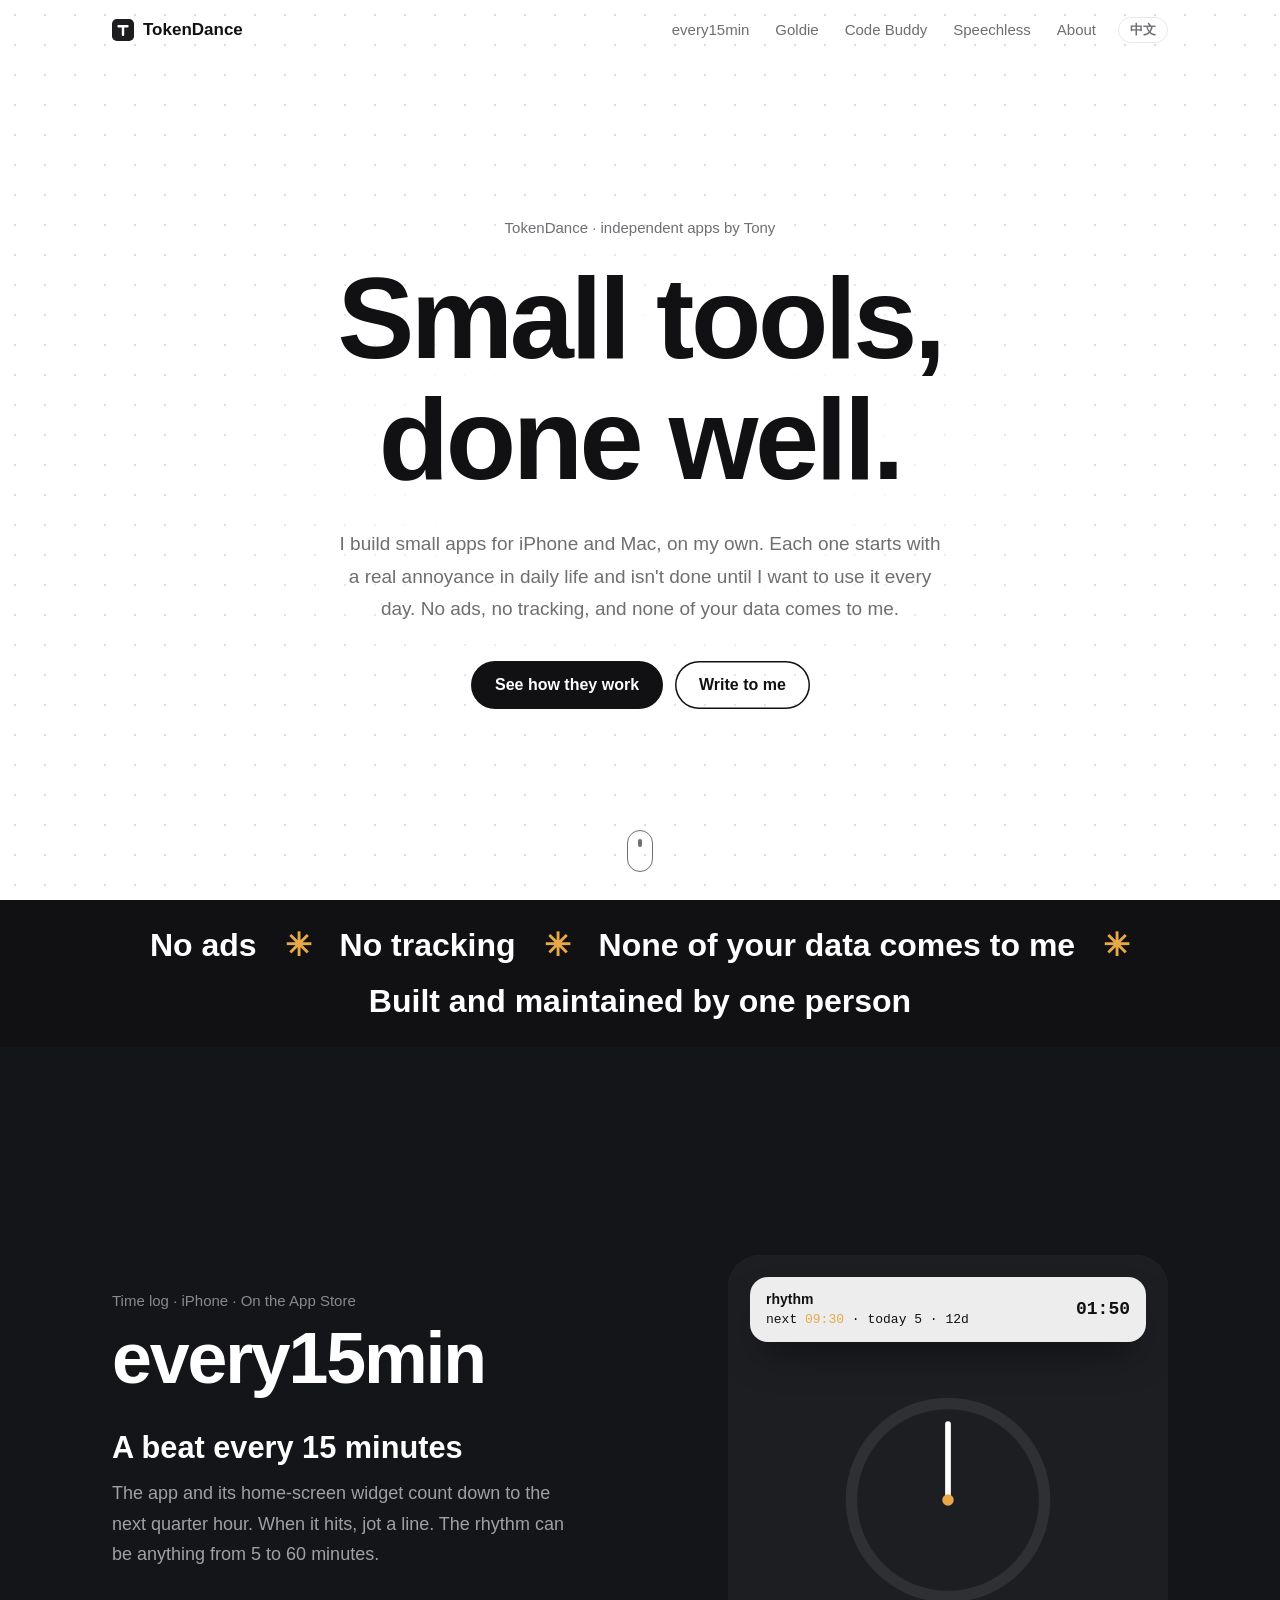
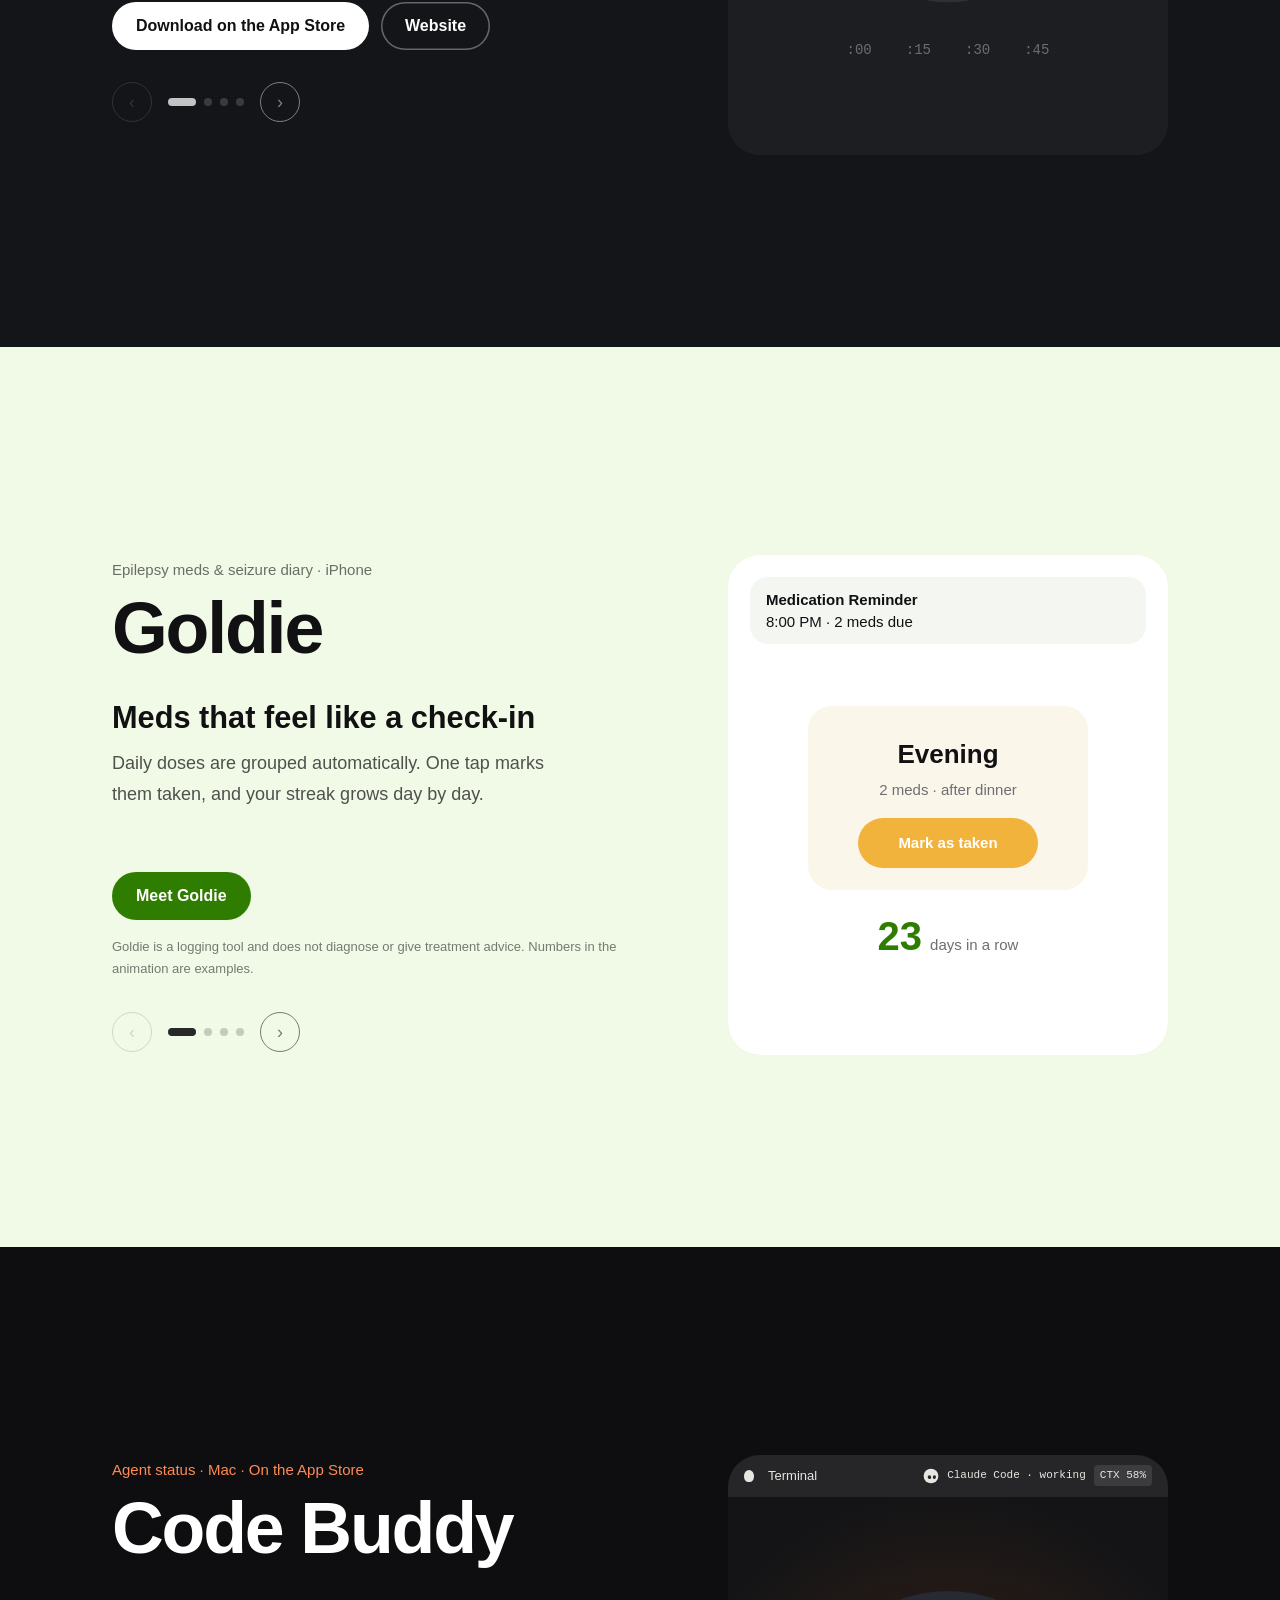
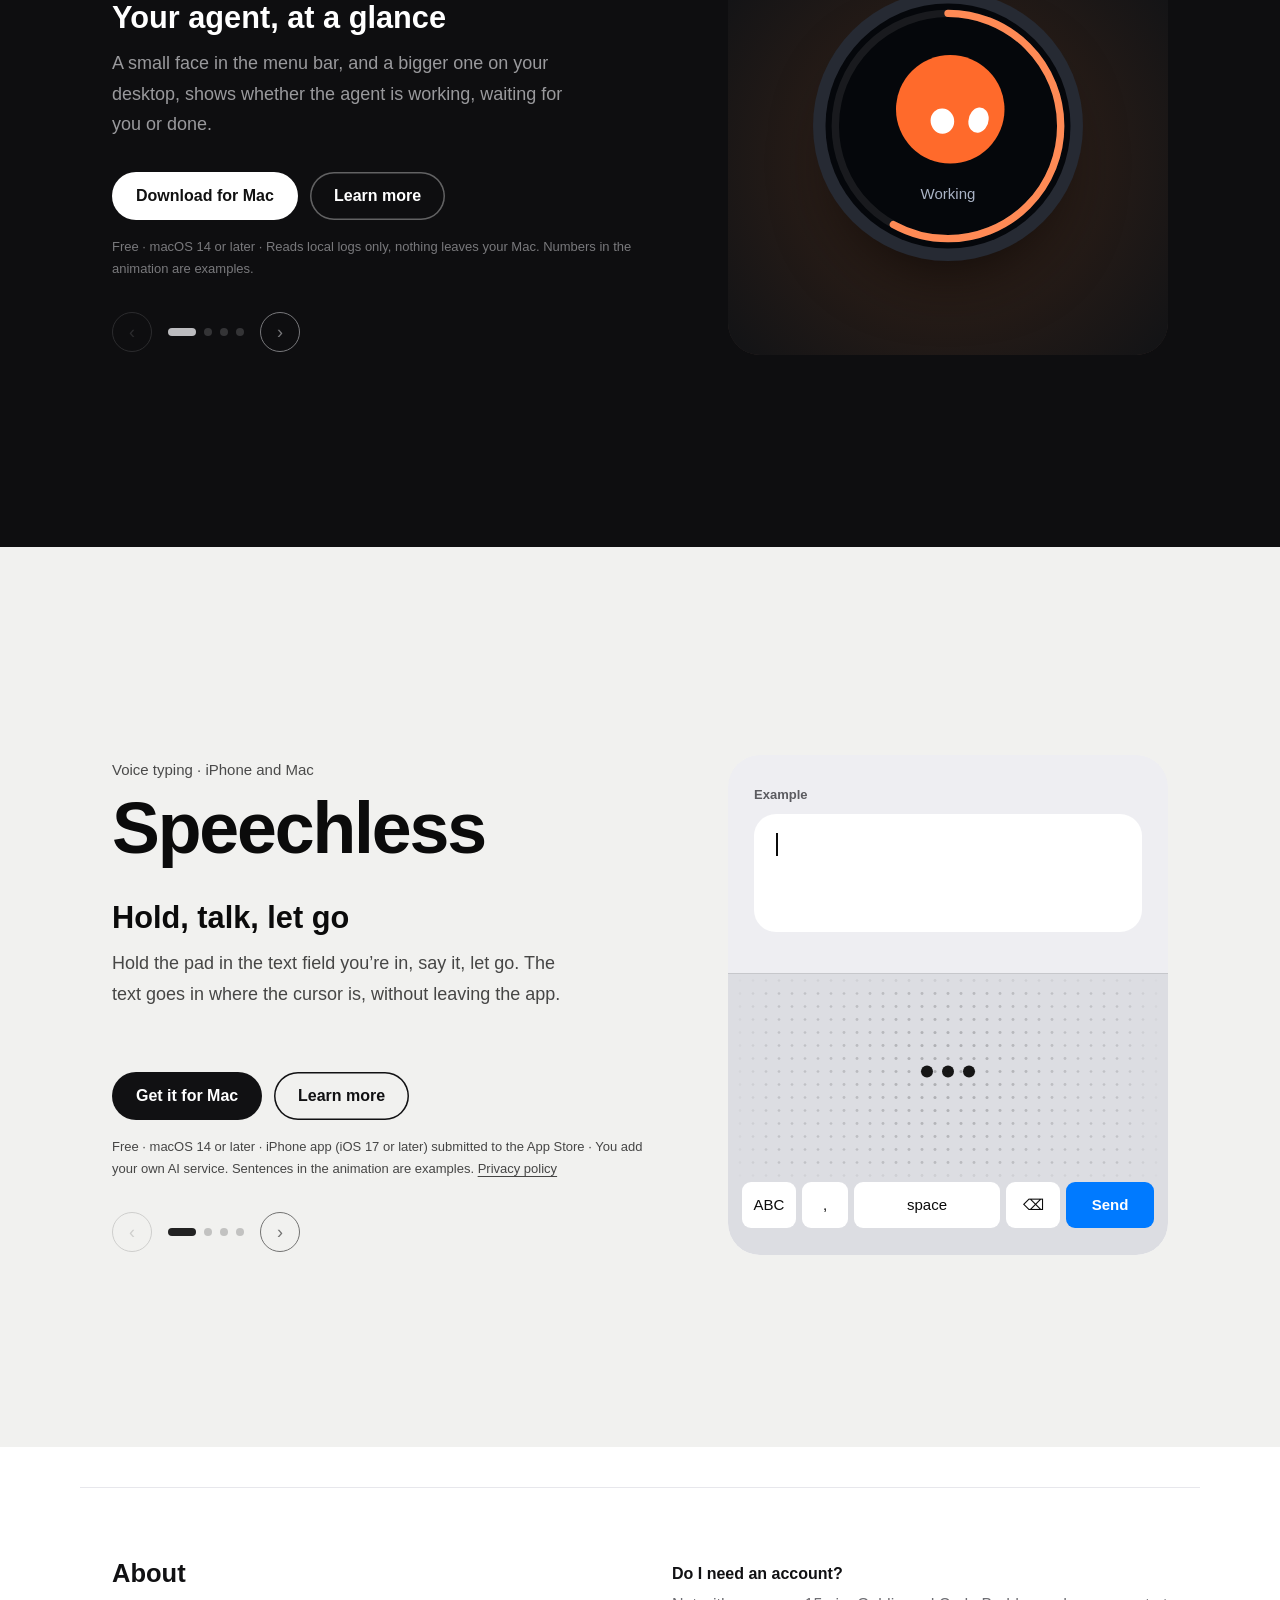
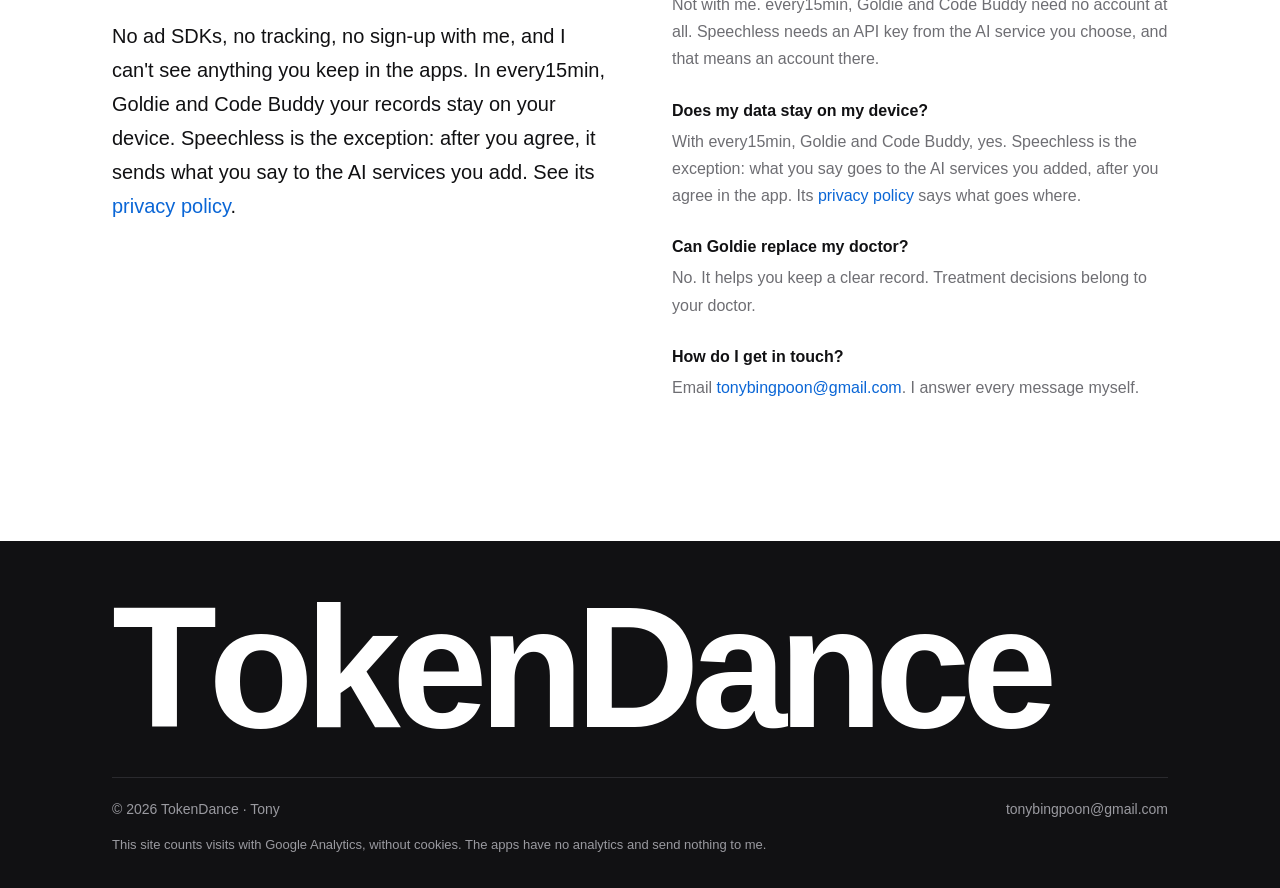
<file: index.html>
<!doctype html>
<html lang="en">
  <head>
    <meta charset="UTF-8" />
    <meta name="viewport" content="width=device-width, initial-scale=1" />
    <title>TokenDance · Small, privacy-first apps for iPhone and Mac</title>
    <meta
      name="description"
      content="TokenDance is Tony's independent app studio: every15min, a terminal-style time log for iPhone; Goldie, an epilepsy medication reminder and seizure diary; Code Buddy, a Mac menu bar buddy for Claude Code, Codex, Grok and Cursor; and Speechless, voice typing for iPhone and Mac. No ads, no tracking."
    />
    <meta name="author" content="Tony" />
    <meta
      name="robots"
      content="index, follow, max-image-preview:large, max-snippet:-1"
    />
    <meta name="theme-color" content="#ffffff" />
    <link rel="canonical" href="https://tokendance.life/" />
    <link rel="alternate" hreflang="en" href="https://tokendance.life/" />
    <link rel="alternate" hreflang="zh-CN" href="https://tokendance.life/zh/" />
    <link rel="alternate" hreflang="x-default" href="https://tokendance.life/" />
    <link rel="icon" type="image/svg+xml" href="/favicon.svg?v=20261022b" />
    <link rel="apple-touch-icon" href="/apple-touch-icon.png?v=20261022b" />
    <script>document.documentElement.classList.add("js")</script>
    <link rel="stylesheet" href="/styles.css?v=20261125b" />

    <meta property="og:type" content="website" />
    <meta property="og:site_name" content="TokenDance" />
    <meta property="og:locale" content="en_US" />
    <meta property="og:locale:alternate" content="zh_CN" />
    <meta property="og:title" content="TokenDance · Small, privacy-first apps for iPhone and Mac" />
    <meta
      property="og:description"
      content="every15min, Goldie, Code Buddy and Speechless. No ads, no tracking."
    />
    <meta property="og:url" content="https://tokendance.life/" />
    <meta property="og:image" content="https://tokendance.life/assets/og-tokendance.png" />
    <meta property="og:image:width" content="1200" />
    <meta property="og:image:height" content="630" />
    <meta property="og:image:alt" content="TokenDance: every15min and Goldie app icons" />
    <meta name="twitter:card" content="summary_large_image" />
    <meta name="twitter:title" content="TokenDance · Small, privacy-first apps for iPhone and Mac" />
    <meta
      name="twitter:description"
      content="every15min, Goldie, Code Buddy and Speechless. No ads, no tracking."
    />
    <meta name="twitter:image" content="https://tokendance.life/assets/og-tokendance.png" />

    <script type="application/ld+json">
      {
        "@context": "https://schema.org",
        "@graph": [
          {
            "@type": "Organization",
            "@id": "https://tokendance.life/#organization",
            "name": "TokenDance",
            "url": "https://tokendance.life/",
            "logo": "https://tokendance.life/apple-touch-icon.png",
            "email": "tonybingpoon@gmail.com",
            "founder": {
              "@type": "Person",
              "name": "Tony"
            }
          },
          {
            "@type": "WebSite",
            "@id": "https://tokendance.life/#website",
            "url": "https://tokendance.life/",
            "name": "TokenDance",
            "description": "Small, privacy-first apps for iPhone and Mac",
            "inLanguage": "en",
            "publisher": {
              "@id": "https://tokendance.life/#organization"
            }
          },
          {
            "@type": "ItemList",
            "@id": "https://tokendance.life/#apps",
            "name": "TokenDance apps",
            "itemListElement": [
              {
                "@type": "ListItem",
                "position": 1,
                "item": {
                  "@type": "SoftwareApplication",
                  "name": "every15min",
                  "url": "https://every15min.tokendance.life/",
                  "sameAs": "https://apps.apple.com/app/id6801988119",
                  "image": "https://tokendance.life/assets/apps/every15min-icon.webp",
                  "applicationCategory": "LifestyleApplication",
                  "operatingSystem": "iOS",
                  "description": "A terminal-style time log: jot one line on a 15-minute rhythm, then look back with tags, a calendar and search.",
                  "publisher": {
                    "@id": "https://tokendance.life/#organization"
                  }
                }
              },
              {
                "@type": "ListItem",
                "position": 2,
                "item": {
                  "@type": "SoftwareApplication",
                  "name": "Goldie",
                  "alternateName": "Goldie – Epilepsy Care Diary",
                  "url": "https://goldie.tokendance.life/",
                  "image": "https://tokendance.life/assets/apps/goldie-icon.webp",
                  "applicationCategory": "HealthApplication",
                  "operatingSystem": "iOS",
                  "description": "Epilepsy medication reminders and seizure log: dose check-ins, streaks, days since last seizure, appointment records, breathing exercises and an emergency page. No account, no ads, no tracking.",
                  "publisher": {
                    "@id": "https://tokendance.life/#organization"
                  }
                }
              },
              {
                "@type": "ListItem",
                "position": 3,
                "item": {
                  "@type": "SoftwareApplication",
                  "name": "Code Buddy",
                  "url": "https://tokendance.life/code-buddy/",
                  "image": "https://tokendance.life/assets/apps/code-buddy-icon.svg",
                  "applicationCategory": "DeveloperApplication",
                  "operatingSystem": "macOS 14 or later",
                  "description": "A Mac menu bar buddy for AI coding agents (Claude Code, Codex, Grok and Cursor): its face shows whether the agent is working, waiting for you or done, with token usage and estimated spend. Runs locally with no network access.",
                  "publisher": {
                    "@id": "https://tokendance.life/#organization"
                  },
                  "sameAs": "https://apps.apple.com/app/code-buddy-agent-status/id6825784479",
                  "downloadUrl": "https://apps.apple.com/app/code-buddy-agent-status/id6825784479",
                  "offers": {
                    "@type": "Offer",
                    "price": "0",
                    "priceCurrency": "USD"
                  },
                  "softwareVersion": "1.0.0"
                }
              },
              {
                "@type": "ListItem",
                "position": 4,
                "item": {
                  "@type": "SoftwareApplication",
                  "name": "Speechless",
                  "alternateName": "Speechless: Voice Keyboard",
                  "url": "https://tokendance.life/speechless/",
                  "image": "https://tokendance.life/assets/apps/speechless-icon.webp",
                  "applicationCategory": "UtilitiesApplication",
                  "operatingSystem": "iOS 17 or later, macOS 14 or later",
                  "downloadUrl": "https://tokendance.life/speechless/#mac",
                  "description": "Voice typing for iPhone and Mac: hold, talk, let go, and the text goes in where the cursor is. The Mac app is a direct download; the iPhone keyboard has been submitted to the App Store. It works with the AI service you bring, with your own API key.",
                  "publisher": {
                    "@id": "https://tokendance.life/#organization"
                  }
                }
              }
            ]
          },
          {
            "@type": "FAQPage",
            "@id": "https://tokendance.life/#faq",
            "mainEntity": [
              {
                "@type": "Question",
                "name": "Do I need an account?",
                "acceptedAnswer": {
                  "@type": "Answer",
                  "text": "Not with me. every15min, Goldie and Code Buddy need no account at all. Speechless needs an API key from the AI service you choose, and that means an account there."
                }
              },
              {
                "@type": "Question",
                "name": "Does my data stay on my device?",
                "acceptedAnswer": {
                  "@type": "Answer",
                  "text": "With every15min, Goldie and Code Buddy, yes. Speechless is the exception: what you say goes to the AI services you added, after you agree in the app. Its privacy policy says what goes where: https://tokendance.life/speechless/privacy.html"
                }
              },
              {
                "@type": "Question",
                "name": "Can Goldie replace my doctor?",
                "acceptedAnswer": {
                  "@type": "Answer",
                  "text": "No. Goldie is a reminder and logging tool that helps you describe what happened at your next appointment. It does not diagnose or give treatment advice."
                }
              },
              {
                "@type": "Question",
                "name": "How do I get in touch?",
                "acceptedAnswer": {
                  "@type": "Answer",
                  "text": "Email tonybingpoon@gmail.com. I read and answer every message myself."
                }
              }
            ]
          }
        ]
      }
    </script>
  </head>
  <body>
    <a class="skip-link" href="#main">Skip to content</a>
    <header class="site-header" id="site-header">
      <div class="wrap header-inner">
        <a class="brand" href="/">
          <img src="/favicon.svg?v=20261022b" width="22" height="22" alt="" />TokenDance
        </a>
        <nav aria-label="Main">
          <a href="#every15min">every15min</a>
          <a href="#goldie">Goldie</a>
          <a href="#code-buddy">Code Buddy</a>
          <a href="#speechless">Speechless</a>
          <a href="#about">About</a>
        </nav>
        <a class="lang" href="/zh/" hreflang="zh-CN" lang="zh-CN">中文</a>
      </div>
    </header>

    <main id="main">
      <section class="hero" id="island" aria-labelledby="hero-title">
        <canvas class="dots" id="dots" aria-hidden="true"></canvas>
        <div class="hero-inner wrap">
          <p class="hero-eyebrow" data-reveal>TokenDance · independent apps by Tony</p>
          <h1 id="hero-title" data-split>Small tools, done well.</h1>
          <p class="hero-lead" data-reveal style="--d: 0.5s">
            I build small apps for iPhone and Mac, on my own. Each one starts with a real annoyance in daily life and isn't done until I want to use it every day. No ads, no tracking, and none of your data comes to me.
          </p>
          <div class="hero-cta" data-reveal style="--d: 0.65s">
            <a class="btn btn-dark magnetic" href="#every15min">See how they work</a>
            <a class="btn btn-line magnetic" href="mailto:tonybingpoon@gmail.com">Write to me</a>
          </div>
        </div>
        <a class="scroll-hint" href="#residents" aria-label="Scroll down"><span></span></a>
      </section>

      <div class="marquee" aria-hidden="true">
        <div class="marquee-track">
          <span>No ads</span><i>✳</i><span>No tracking</span><i>✳</i><span>None of your data comes to me</span><i>✳</i><span>Built and maintained by one person</span>
        </div>
      </div>

      <div id="residents">
        <!-- every15min: four scenes, changed by swiping sideways -->
        <section class="story e15" id="every15min" data-story="e15" aria-labelledby="t-every15min">
          <div class="story-track" style="--n: 4">
            <div class="story-sticky">
              <div class="wrap story-grid">
                <div class="story-copy">
                  <p class="story-kicker">Time log · iPhone · On the App Store</p>
                  <h2 id="t-every15min">every15min</h2>
                  <ol class="story-steps">
                    <li class="is-on"><h3>A beat every 15 minutes</h3><p>The app and its home-screen widget count down to the next quarter hour. When it hits, jot a line. The rhythm can be anything from 5 to 60 minutes.</p></li>
                    <li><h3>Type one line and it's logged</h3><p>Like typing into a terminal: one sentence, an optional tag, and the timestamp is added for you.</p></li>
                    <li><h3>See where the day went</h3><p>A 24-hour bar marks the hours you logged, and tag counts show where your time actually goes.</p></li>
                    <li><h3>Find anything with find</h3><p>Type <code>find #work</code> and every matching entry is pulled up.</p></li>
                  </ol>
                  <div class="story-cta">
                    <a class="btn btn-light magnetic" href="https://apps.apple.com/app/id6801988119" rel="noopener" target="_blank">Download on the App Store</a>
                    <a class="btn btn-ghost-dark magnetic" href="https://every15min.tokendance.life/">Website</a>
                  </div>
                  <div class="story-dots" aria-hidden="true"><i class="is-on"></i><i></i><i></i><i></i></div>
                </div>

                <div class="stage" aria-hidden="true">
                  <div class="stage-box e15-box" data-scene="0">
                    <div class="s s0">
                      <div class="notif"><b>rhythm</b><span>next <em class="t-amb">09:30</em> · today 5 · 12d</span><small id="e15-left">01:50</small></div>
                      <div class="clock">
                        <svg viewBox="0 0 200 200">
                          <circle cx="100" cy="100" r="84" class="clock-track" />
                          <path class="q q1" d="M100 16 A84 84 0 0 1 184 100" />
                          <path class="q q2" d="M184 100 A84 84 0 0 1 100 184" />
                          <path class="q q3" d="M100 184 A84 84 0 0 1 16 100" />
                          <path class="q q4" d="M16 100 A84 84 0 0 1 100 16" />
                          <line class="hand" x1="100" y1="100" x2="100" y2="34" />
                          <circle cx="100" cy="100" r="5" class="hub" />
                        </svg>
                      </div>
                      <div class="quarters"><span>:00</span><span>:15</span><span>:30</span><span>:45</span></div>
                    </div>

                    <div class="s s1">
                      <div class="mini-head"><span class="t-acc">every15min</span> · today <span class="t-amb" id="e15-count">0</span></div>
                      <ol class="mini-log" id="e15-log"></ol>
                      <div class="mini-input"><span class="t-acc">$</span> <span id="e15-typing"></span><i class="caret"></i></div>
                    </div>

                    <div class="s s2">
                      <p class="mini-label">24h</p>
                      <div class="day-bar">
                        <i></i><i></i><i></i><i></i><i></i><i></i><i></i><i class="f"></i><i class="f"></i><i class="f"></i><i class="f"></i><i class="f"></i><i class="f"></i><i></i><i class="f"></i><i class="f"></i><i></i><i class="f"></i><i></i><i></i><i class="f"></i><i class="f"></i><i></i><i></i>
                      </div>
                      <div class="day-axis"><span>0</span><span>6</span><span>12</span><span>18</span><span>24</span></div>
                      <p class="mini-label">tags --count</p>
                      <ul class="tag-bars">
                        <li><span>#work</span><b style="--w: 92%"></b><em>×9</em></li>
                        <li><span>#coffee</span><b style="--w: 38%"></b><em>×3</em></li>
                        <li><span>#read</span><b style="--w: 26%"></b><em>×2</em></li>
                        <li><span>#wake</span><b style="--w: 12%"></b><em>×1</em></li>
                      </ul>
                    </div>

                    <div class="s s3">
                      <div class="mini-input find"><span class="t-acc">:</span> <span class="find-text">find #work</span></div>
                      <ol class="find-list">
                        <li><span class="tm">07:42</span>inbox to 3. quiet morning. <u>#wake</u></li>
                        <li class="hit"><span class="tm">09:30</span>standup, pushed fix. <u>#work</u></li>
                        <li><span class="tm">12:42</span>lunch, then a short walk. <u>#lunch</u></li>
                        <li class="hit"><span class="tm">14:08</span>refactor plan on a napkin. <u>#work</u></li>
                        <li><span class="tm">15:06</span>lovely light on the way home.</li>
                        <li class="hit"><span class="tm">16:30</span>review PR, ship it. <u>#work</u></li>
                      </ol>
                      <p class="find-result">3 matches</p>
                    </div>
                  </div>
                </div>
              </div>
            </div>
          </div>
        </section>

        <!-- Goldie: four scenes, changed by swiping sideways -->
        <section class="story goldie" id="goldie" data-story="goldie" aria-labelledby="t-goldie">
          <div class="story-track" style="--n: 4">
            <div class="story-sticky">
              <div class="wrap story-grid">
                <div class="story-copy">
                  <p class="story-kicker">Epilepsy meds &amp; seizure diary · iPhone</p>
                  <h2 id="t-goldie">Goldie</h2>
                  <ol class="story-steps">
                    <li class="is-on"><h3>Meds that feel like a check-in</h3><p>Daily doses are grouped automatically. One tap marks them taken, and your streak grows day by day.</p></li>
                    <li><h3>Log a seizure in a few taps</h3><p>Step through when it happened, how severe, how long, possible triggers and consciousness, so you can explain it clearly at your next appointment.</p></li>
                    <li><h3>Count the safe days, not the seizures</h3><p>The home screen shows how many days it's been since your last seizure, so every calm day is visible.</p></li>
                    <li><h3>Help the people around you help you</h3><p>The emergency page copies your seizure guidance in one tap and calls emergency services or your contacts in one more.</p></li>
                  </ol>
                  <div class="story-cta">
                    <a class="btn btn-goldie magnetic" href="https://goldie.tokendance.life/">Meet Goldie</a>
                  </div>
                  <p class="story-fine">Goldie is a logging tool and does not diagnose or give treatment advice. Numbers in the animation are examples.</p>
                  <div class="story-dots" aria-hidden="true"><i class="is-on"></i><i></i><i></i><i></i></div>
                </div>

                <div class="stage" aria-hidden="true">
                  <div class="stage-box g-box" data-scene="0">
                    <div class="s s0">
                      <div class="g-notif"><b>Medication Reminder</b><span>8:00 PM · 2 meds due</span></div>
                      <div class="dose">
                        <p class="dose-time">Evening</p>
                        <p class="dose-name">2 meds · after dinner</p>
                        <span class="dose-btn">Mark as taken</span>
                        <svg class="check" viewBox="0 0 52 52"><circle cx="26" cy="26" r="24" /><path d="M15 27l7 7 15-16" /></svg>
                      </div>
                      <div class="streak"><b><em class="old">23</em><em class="new">24</em></b><span>days in a row</span></div>
                      <div class="burst"><i></i><i></i><i></i><i></i><i></i><i></i><i></i><i></i></div>
                    </div>

                    <div class="s s1">
                      <p class="rec-label">Log a seizure</p>
                      <div class="wiz-bar"><i></i><i></i><i></i><i></i><i></i></div>
                      <p class="wiz-step" id="g-step">When did it happen?</p>
                      <div class="chips" id="g-chips"></div>
                      <p class="saved">Saved</p>
                    </div>

                    <div class="s s2">
                      <div class="ring">
                        <svg viewBox="0 0 200 200"><circle cx="100" cy="100" r="86" class="ring-bg" /><circle cx="100" cy="100" r="86" class="ring-fg" /></svg>
                        <div class="ring-num"><b id="g-days">0</b><span>days since last seizure</span></div>
                      </div>
                      <div class="cal">
                        <i></i><i></i><i></i><i></i><i></i><i></i><i></i><i></i><i></i><i></i><i></i><i></i><i></i><i></i><i></i><i></i><i></i><i></i><i></i><i></i><i></i><i></i><i></i><i></i><i></i><i></i><i></i><i></i>
                      </div>
                    </div>

                    <div class="s s3">
                      <div class="sos-card">
                        <p class="sos-title">Emergency</p>
                        <p><span>Emergency Info</span>I have epilepsy. During a seizure, roll me onto my side, don't put anything in my mouth, and note the time.</p>
                        <p class="copied">Seizure guidance copied to clipboard.</p>
                      </div>
                      <div class="call"><span class="call-btn">Call emergency services</span><i></i><i></i></div>
                    </div>
                  </div>
                </div>
              </div>
            </div>
          </div>
        </section>

        <!-- Code Buddy: four scenes, changed by swiping sideways -->
        <section class="story cbx" id="code-buddy" data-story="cbx" aria-labelledby="t-code-buddy">
          <div class="story-track" id="coming" style="--n: 4">
            <div class="story-sticky">
              <div class="wrap story-grid">
                <div class="story-copy">
                  <p class="story-kicker">Agent status · Mac · On the App Store</p>
                  <h2 id="t-code-buddy">Code Buddy</h2>
                  <ol class="story-steps">
                    <li class="is-on"><h3>Your agent, at a glance</h3><p>A small face in the menu bar, and a bigger one on your desktop, shows whether the agent is working, waiting for you or done.</p></li>
                    <li><h3>It looks up when you're needed</h3><p>When Claude Code stops to ask for approval, the face looks right at you. No more checking the terminal every minute.</p></li>
                    <li><h3>Four agents, one face</h3><p>Claude Code, Codex, Grok and Cursor can all run at once. The face shows whichever needs you most, and the menu bar counts how many are busy.</p></li>
                    <li><h3>Tokens and spend, by tool</h3><p>Today, 7 days or 30 days of tokens and estimated spend for each tool, plus what’s left of your Codex limits. Cursor shows status only.</p></li>
                  </ol>
                  <div class="story-cta">
                    <a class="btn btn-light magnetic" href="https://apps.apple.com/app/code-buddy-agent-status/id6825784479" rel="noopener" target="_blank">Download for Mac</a>
                    <a class="btn btn-ghost-dark magnetic" href="/code-buddy/">Learn more</a>
                  </div>
                  <p class="story-fine">Free · macOS 14 or later · Reads local logs only, nothing leaves your Mac. Numbers in the animation are examples.</p>
                  <div class="story-dots" aria-hidden="true"><i class="is-on"></i><i></i><i></i><i></i></div>
                </div>

                <div class="stage" aria-hidden="true">
                  <div class="stage-box cbx-box" data-scene="0">
                    <div class="s s0">
                      <div class="demo cb" id="cbx-menu">
                        <div class="cb-menubar"><span class="cb-apple"></span><span>Terminal</span><span class="cb-right"><svg class="cb-icon" viewBox="0 0 200 200"></svg><span id="cb-status">Claude Code · working</span><span class="cb-ctx" id="cb-ctx">CTX 34%</span></span></div>
                        <div class="cb-device">
                          <svg class="cb-ring" viewBox="0 0 200 200"><circle cx="100" cy="100" r="92" class="cb-ring-bg" /><circle cx="100" cy="100" r="92" class="cb-ring-fg" id="cb-ring" /></svg>
                          <svg class="cb-face" viewBox="0 0 200 200"></svg>
                          <p class="cb-label" id="cb-label">Working</p>
                          <span class="cb-z">z</span>
                          <span class="cb-tap"></span>
                        </div>
                      </div>
                    </div>

                    <div class="s s1">
                      <div class="cbx-term">
                        <p class="cbx-bar"><i></i><i></i><i></i><span>Terminal — buddy</span></p>
                        <ol id="cbx-term"></ol>
                      </div>
                      <div class="cbx-who"><svg class="cbx-face" viewBox="0 0 200 200"></svg><p id="cbx-cap"></p></div>
                    </div>

                    <div class="s s2">
                      <div class="cbx-pick"><span class="cbx-busy" id="cbx-busy"></span><svg class="cbx-face" viewBox="0 0 200 200"></svg><p id="cbx-why"></p></div>
                      <ul class="cbx-agents">
                        <li data-name="Claude Code" data-project="buddy"><i></i><b>Claude Code</b><span></span></li>
                        <li data-name="Codex" data-project="api"><i></i><b>Codex</b><span></span></li>
                        <li data-name="Grok" data-project="site"><i></i><b>Grok</b><span></span></li>
                        <li data-name="Cursor" data-project="app"><i></i><b>Cursor</b><span></span></li>
                      </ul>
                    </div>

                    <div class="s s3">
                      <p class="cbx-label">Today · estimated spend</p>
                      <p class="cbx-spend" id="cbx-spend">$0.00</p>
                      <p class="cbx-split">Claude Code $17.32 · Codex $1.30 · Grok $0.00</p>
                      <div class="cbx-bars"><i style="--h: 40%"></i><i style="--h: 8%"></i><i style="--h: 22%"></i><i style="--h: 38%"></i><i style="--h: 66%"></i><i style="--h: 44%"></i><i style="--h: 72%"></i></div>
                      <div class="cbx-meter"><p><span>Codex · 5-hour limit</span><b>58% left</b></p><div><i style="--w: 58%"></i></div></div>
                      <div class="cbx-meter"><p><span>Codex · weekly limit</span><b>82% left</b></p><div><i style="--w: 82%"></i></div></div>
                    </div>
                  </div>
                </div>
              </div>
            </div>
          </div>
        </section>

        <!-- Speechless: four scenes, changed by swiping sideways -->
        <section class="story spx" id="speechless" data-story="spx" aria-labelledby="t-speechless">
          <div class="story-track" style="--n: 4">
            <div class="story-sticky">
              <div class="wrap story-grid">
                <div class="story-copy">
                  <p class="story-kicker">Voice typing · iPhone and Mac</p>
                  <h2 id="t-speechless">Speechless</h2>
                  <ol class="story-steps">
                    <li class="is-on"><h3>Hold, talk, let go</h3><p>Hold the pad in the text field you’re in, say it, let go. The text goes in where the cursor is, without leaving the app.</p></li>
                    <li><h3>Talk the way you talk</h3><p>Chinese and English in one sentence is fine. Filler words and false starts come out, punctuation goes in. It doesn’t always get it right.</p></li>
                    <li><h3>Slide up to send or cancel</h3><p>While holding, slide up: left cancels, right sends when you let go, where the field has a Send key. ABC switches to ordinary typing.</p></li>
                    <li><h3>It works with the AI service you bring</h3><p>Add a service with your own API key. What you say goes only to services you added and agreed to. What you type isn’t sent.</p></li>
                  </ol>
                  <div class="story-cta">
                    <a class="btn btn-dark magnetic" href="/speechless/#mac">Get it for Mac</a>
                    <a class="btn btn-line magnetic" href="/speechless/">Learn more</a>
                  </div>
                  <p class="story-fine">Free · macOS 14 or later · iPhone app (iOS 17 or later) submitted to the App Store · You add your own AI service. Sentences in the animation are examples. <a href="/speechless/privacy.html">Privacy policy</a></p>
                  <div class="story-dots" aria-hidden="true"><i class="is-on"></i><i></i><i></i><i></i></div>
                </div>

                <div class="stage" aria-hidden="true">
                  <div class="stage-box spx-box" data-scene="0">
                    <div class="s s0">
                      <div class="spx-field"><small>Example</small><p><span id="spx-text"></span><i></i></p></div>
                      <div class="spx-kb"><canvas id="spx-pad"></canvas><div class="spx-keys"><span>ABC</span><span>,</span><span>space</span><span>⌫</span><span class="go">Send</span></div></div>
                    </div>

                    <div class="s s1">
                      <p class="spx-label">You say</p>
                      <p class="spx-said"><s>um so</s> I think we should <s>ship it on Monday, no,</s> ship it on Tuesday</p>
                      <p class="spx-ell"><i></i><i></i><i></i></p>
                      <p class="spx-label">It types</p>
                      <p class="spx-typed">I think we should ship it on Tuesday.</p>
                    </div>

                    <div class="s s2">
                      <div class="spx-chat"><small>Example</small><p id="spx-bubble">Running ten minutes late. Start without me.</p></div>
                      <div class="spx-kb"><div class="spx-zones"><span class="l">✕ Cancel</span><span class="r">↑ Let go to send</span></div><canvas id="spx-pad2"></canvas><i class="spx-thumb"></i><div class="spx-keys"><span>ABC</span><span>,</span><span>space</span><span>⌫</span><span class="go">Send</span></div></div>
                    </div>

                    <div class="s s3">
                      <div class="spx-node"><b>Your iPhone</b><span>your own API keys</span></div>
                      <i class="spx-wire"></i>
                      <div class="spx-pairs"><div class="spx-node"><b>Recognition</b><span>the recording</span></div><div class="spx-node"><b>Cleanup</b><span>the transcript</span></div></div>
                      <p class="spx-none">No server of mine in between.</p>
                    </div>
                  </div>
                </div>
              </div>
            </div>
          </div>
        </section>
      </div>


      <section class="about" id="about" aria-labelledby="about-title">
        <div class="wrap about-cols">
          <div>
            <h2 id="about-title" data-split>About</h2>
            <p class="about-lead" data-reveal>
              No ad SDKs, no tracking, no sign&#8209;up with me, and I can't see anything you keep in the apps. In every15min, Goldie and Code Buddy your records stay on your device. Speechless is the exception: after you agree, it sends what you say to the AI services you add. See its <a href="/speechless/privacy.html">privacy policy</a>.
            </p>
          </div>
          <dl id="faq" data-reveal style="--d: 0.1s">
            <dt>Do I need an account?</dt>
            <dd>Not with me. every15min, Goldie and Code Buddy need no account at all. Speechless needs an API key from the AI service you choose, and that means an account there.</dd>
            <dt>Does my data stay on my device?</dt>
            <dd>With every15min, Goldie and Code Buddy, yes. Speechless is the exception: what you say goes to the AI services you added, after you agree in the app. Its <a href="/speechless/privacy.html">privacy policy</a> says what goes where.</dd>
            <dt>Can Goldie replace my doctor?</dt>
            <dd>No. It helps you keep a clear record. Treatment decisions belong to your doctor.</dd>
            <dt>How do I get in touch?</dt>
            <dd>Email <a href="mailto:tonybingpoon@gmail.com">tonybingpoon@gmail.com</a>. I answer every message myself.</dd>
          </dl>
        </div>
      </section>
    </main>

    <footer class="site-footer">
      <div class="wrap">
        <p class="wordmark" id="wordmark" aria-label="TokenDance">TokenDance</p>
        <div class="footer-row">
          <span>© 2026 TokenDance · Tony</span>
          <a href="mailto:tonybingpoon@gmail.com">tonybingpoon@gmail.com</a>
        </div>
        <p class="footer-note">This site counts visits with Google Analytics, without cookies. The apps have no analytics and send nothing to me.</p>
      </div>
    </footer>
    <script src="/analytics.js?v=20261022"></script>
    <script type="module" src="https://static.cloudflareinsights.com/beacon.min.js" data-cf-beacon='{"token": "4b91ff1dcc4a41f580444839873ea623"}'></script>
    <script src="/speechless/pad.js?v=20261125a" defer></script>
    <script src="/app.js?v=20261124a" defer></script>
  </body>
</html>
</file>
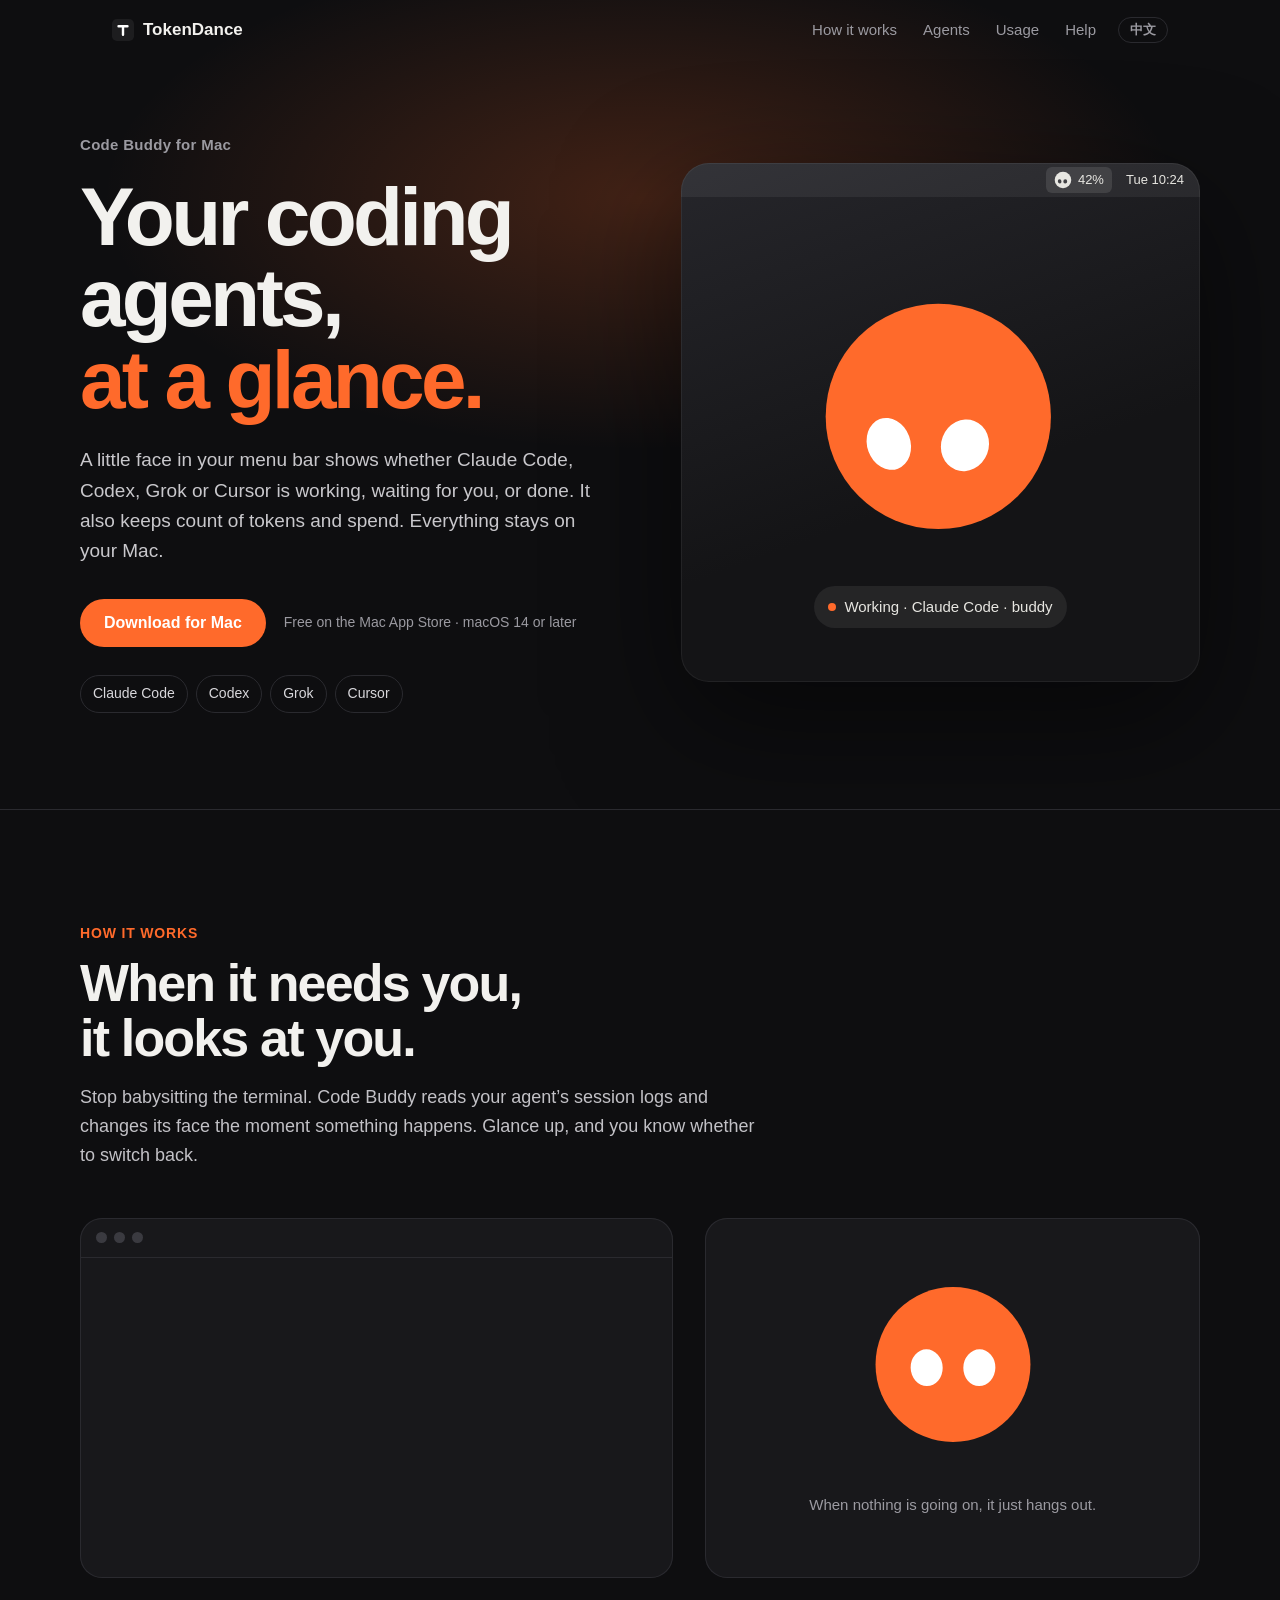
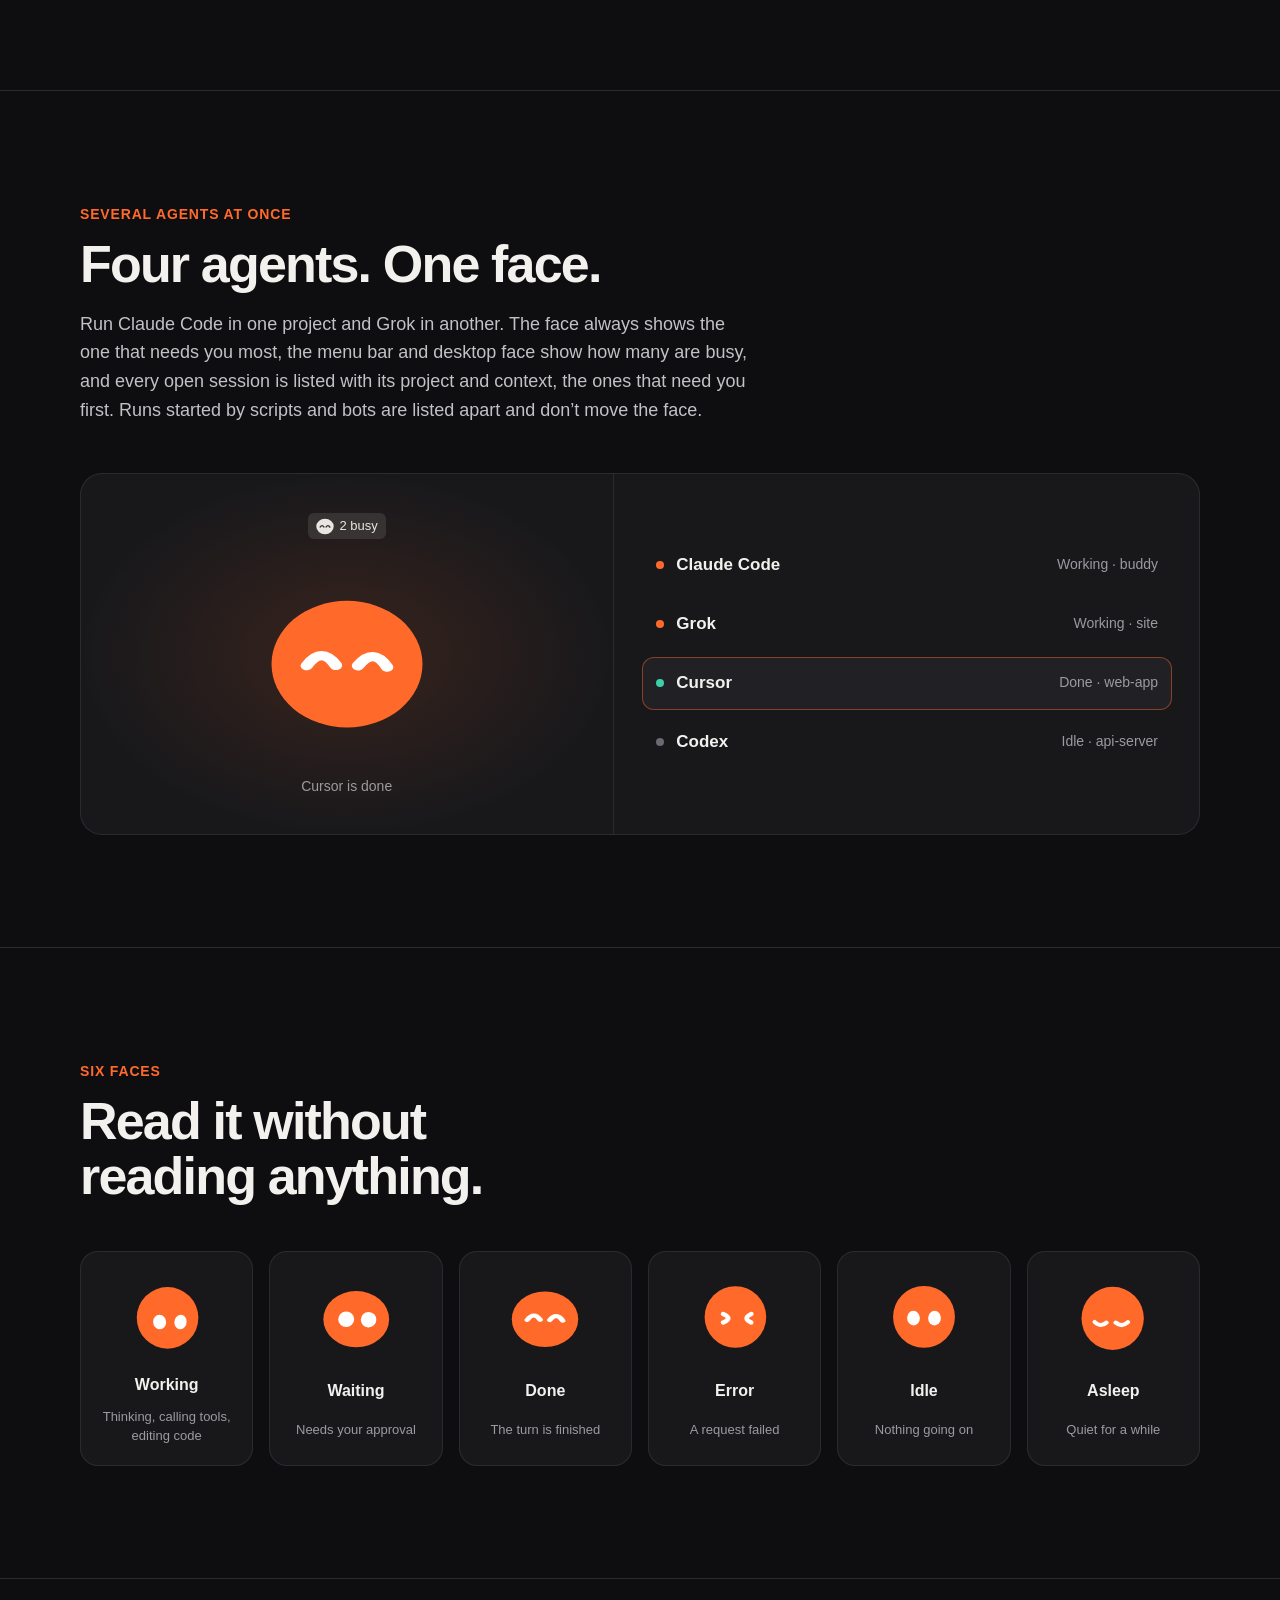
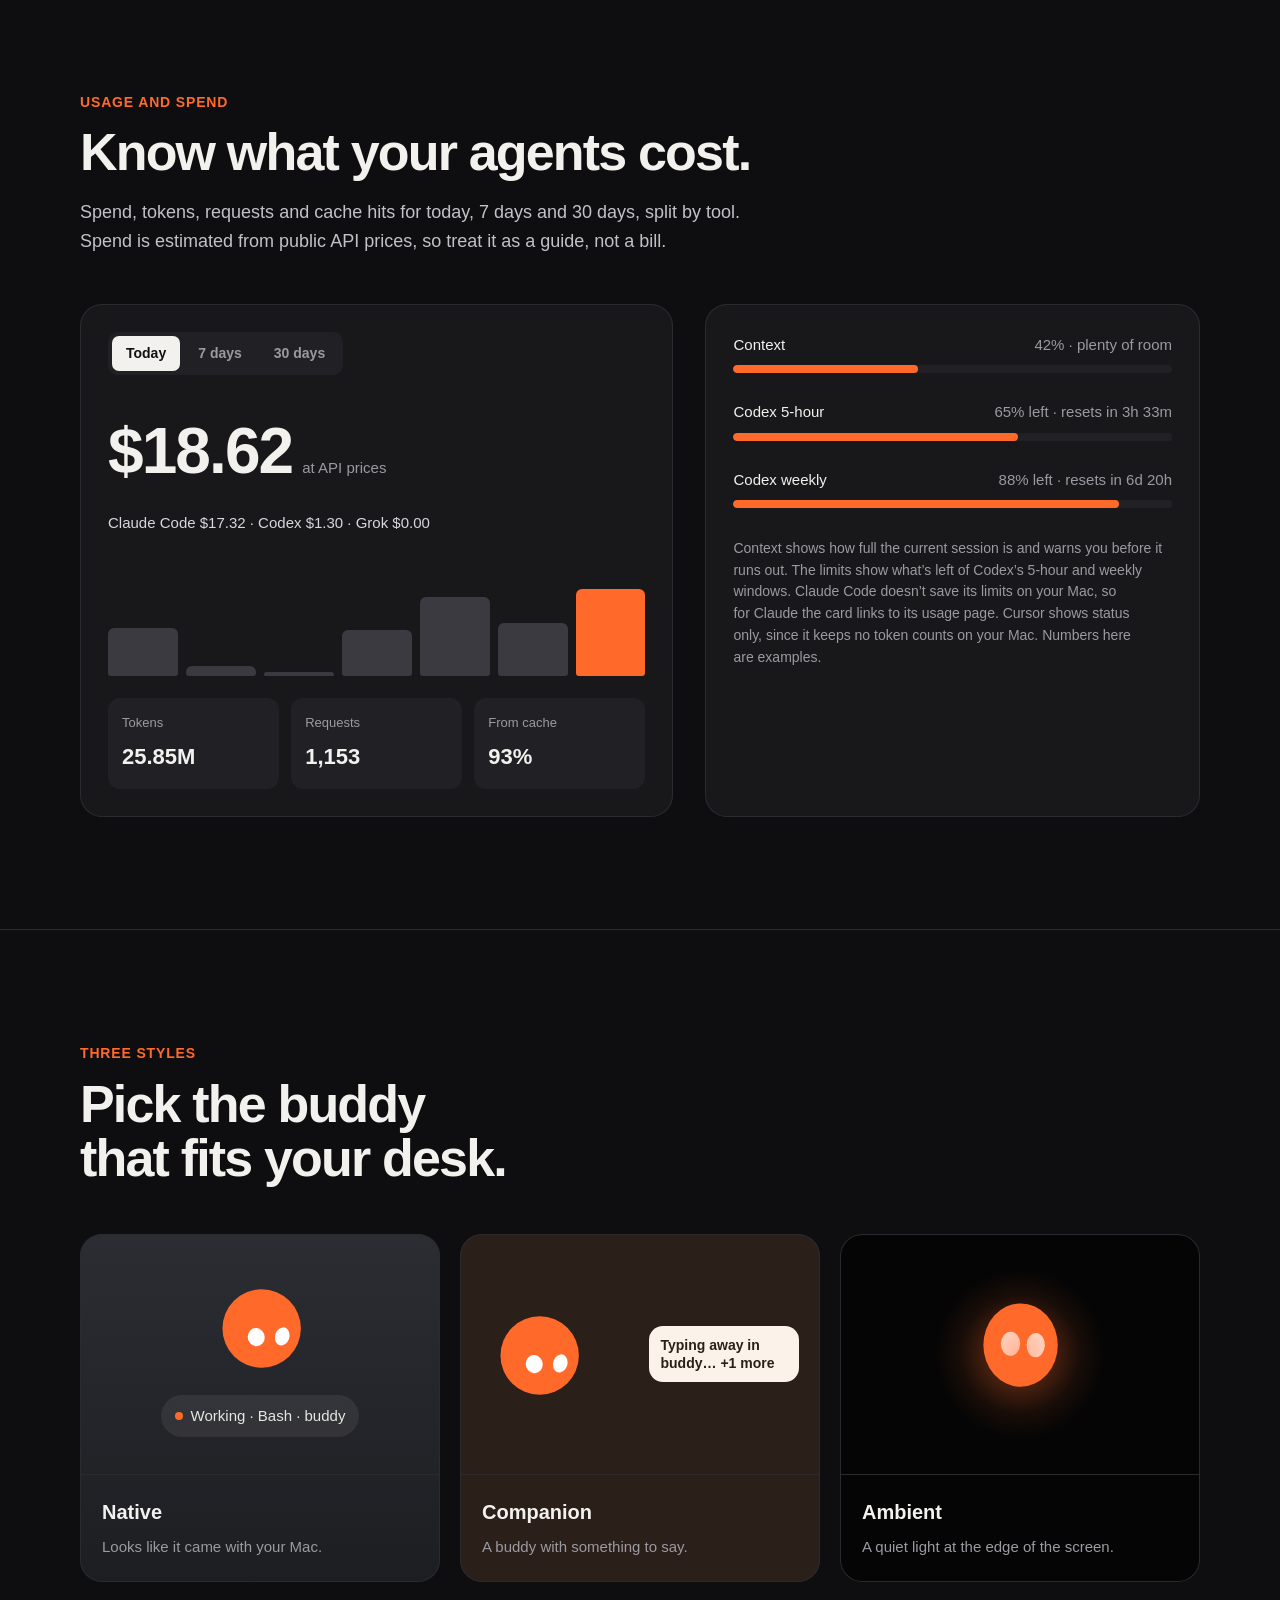
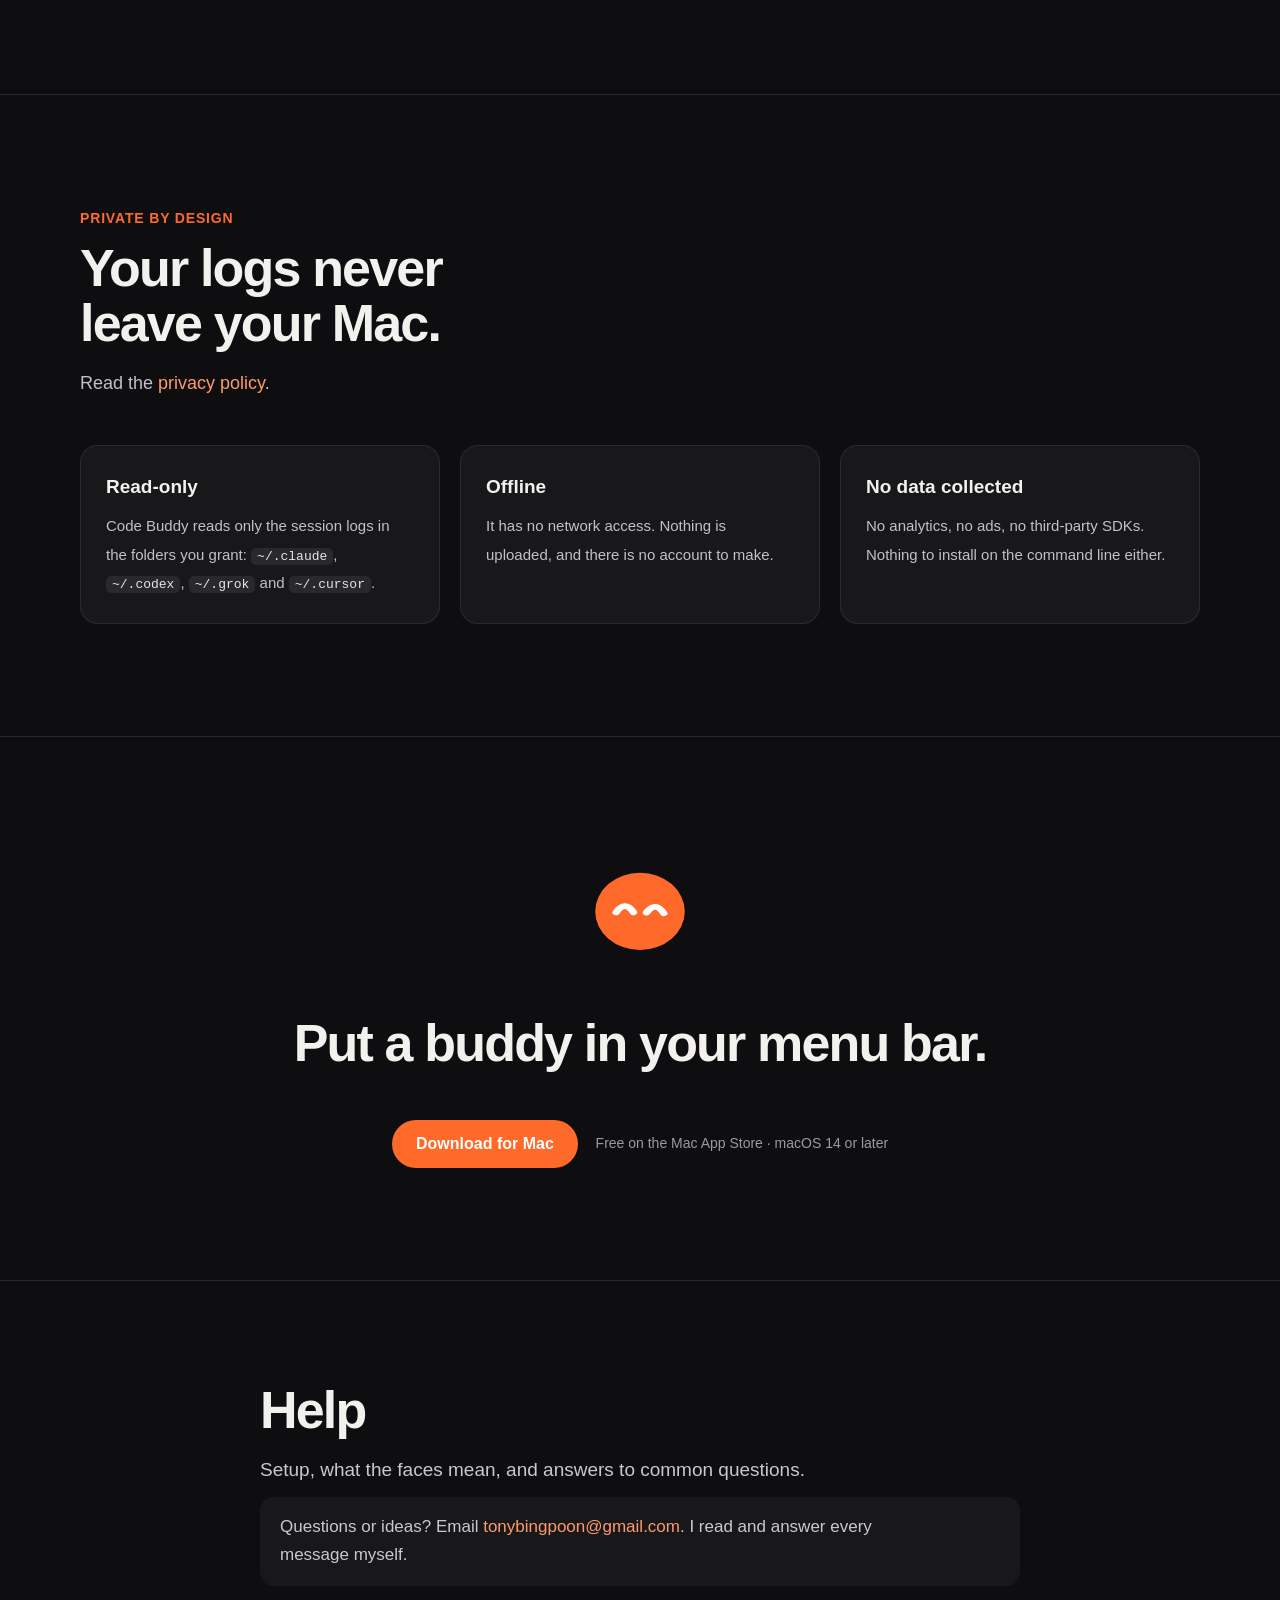
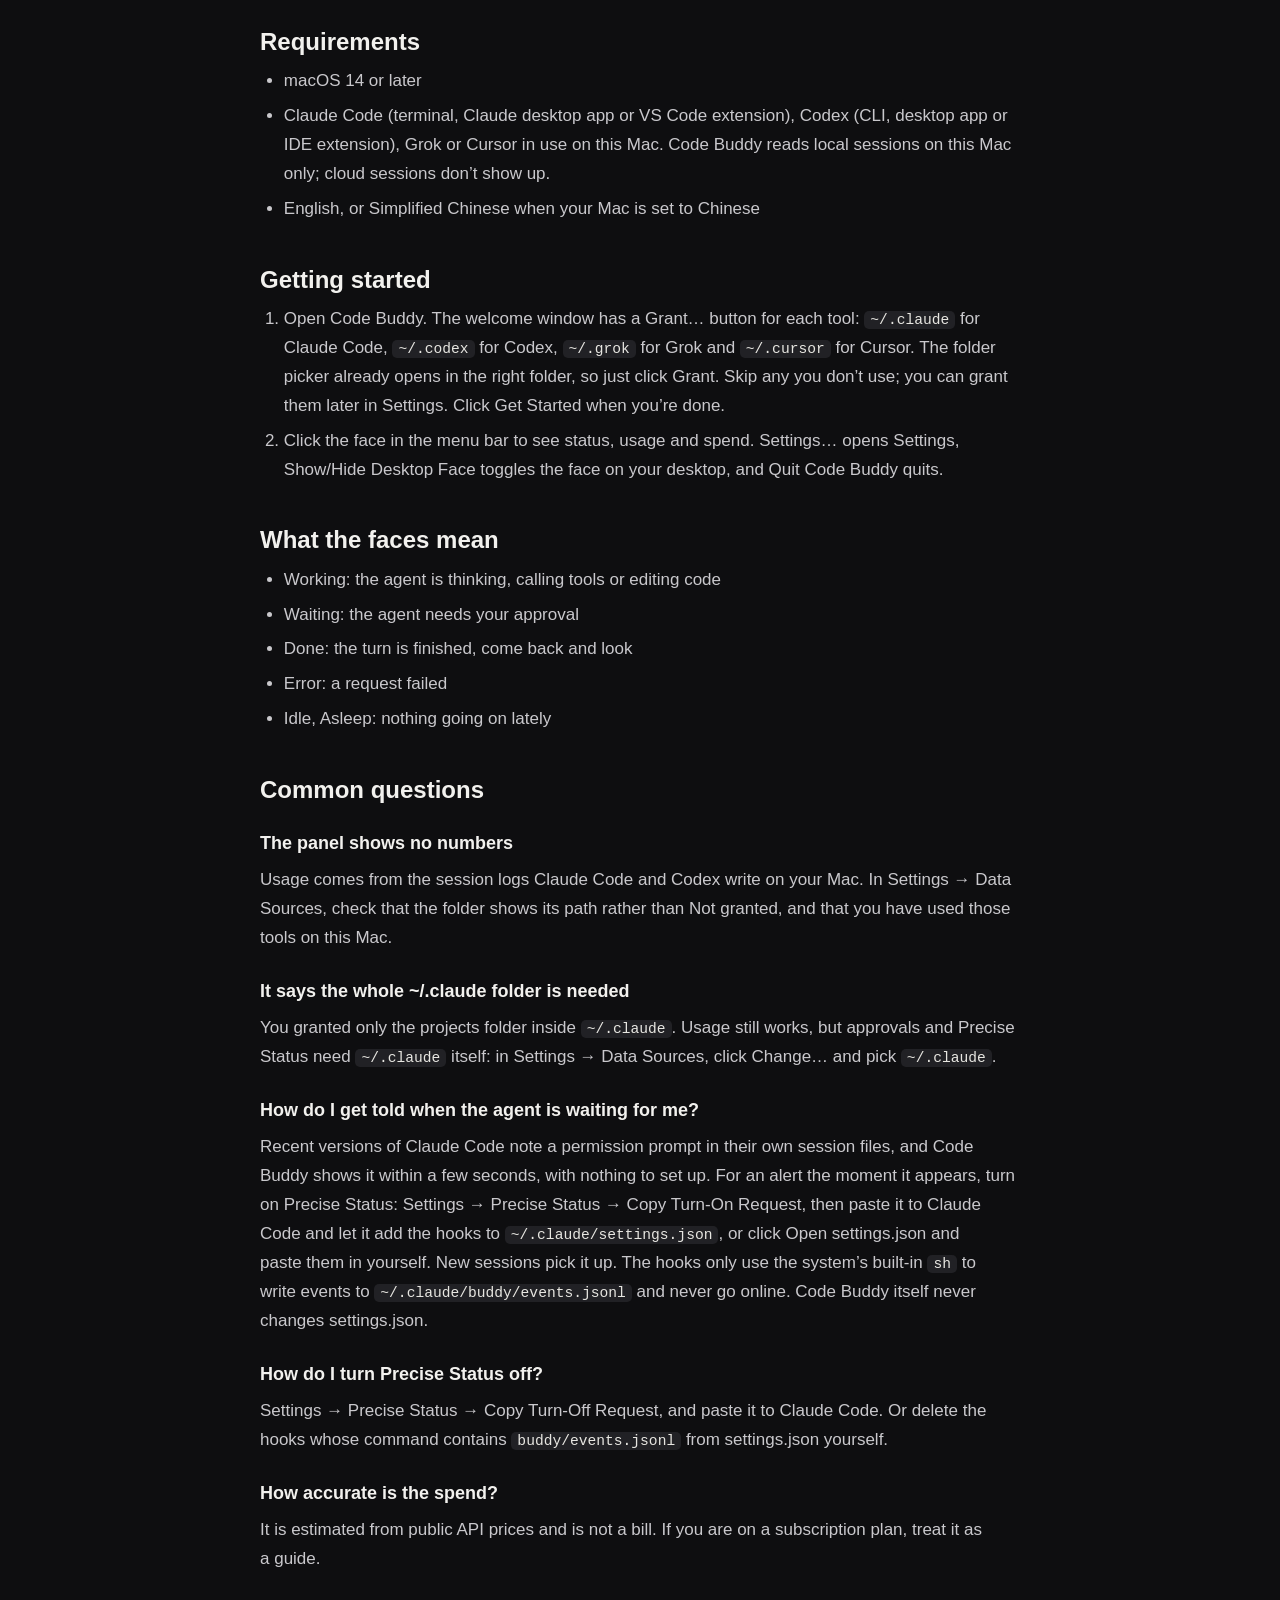
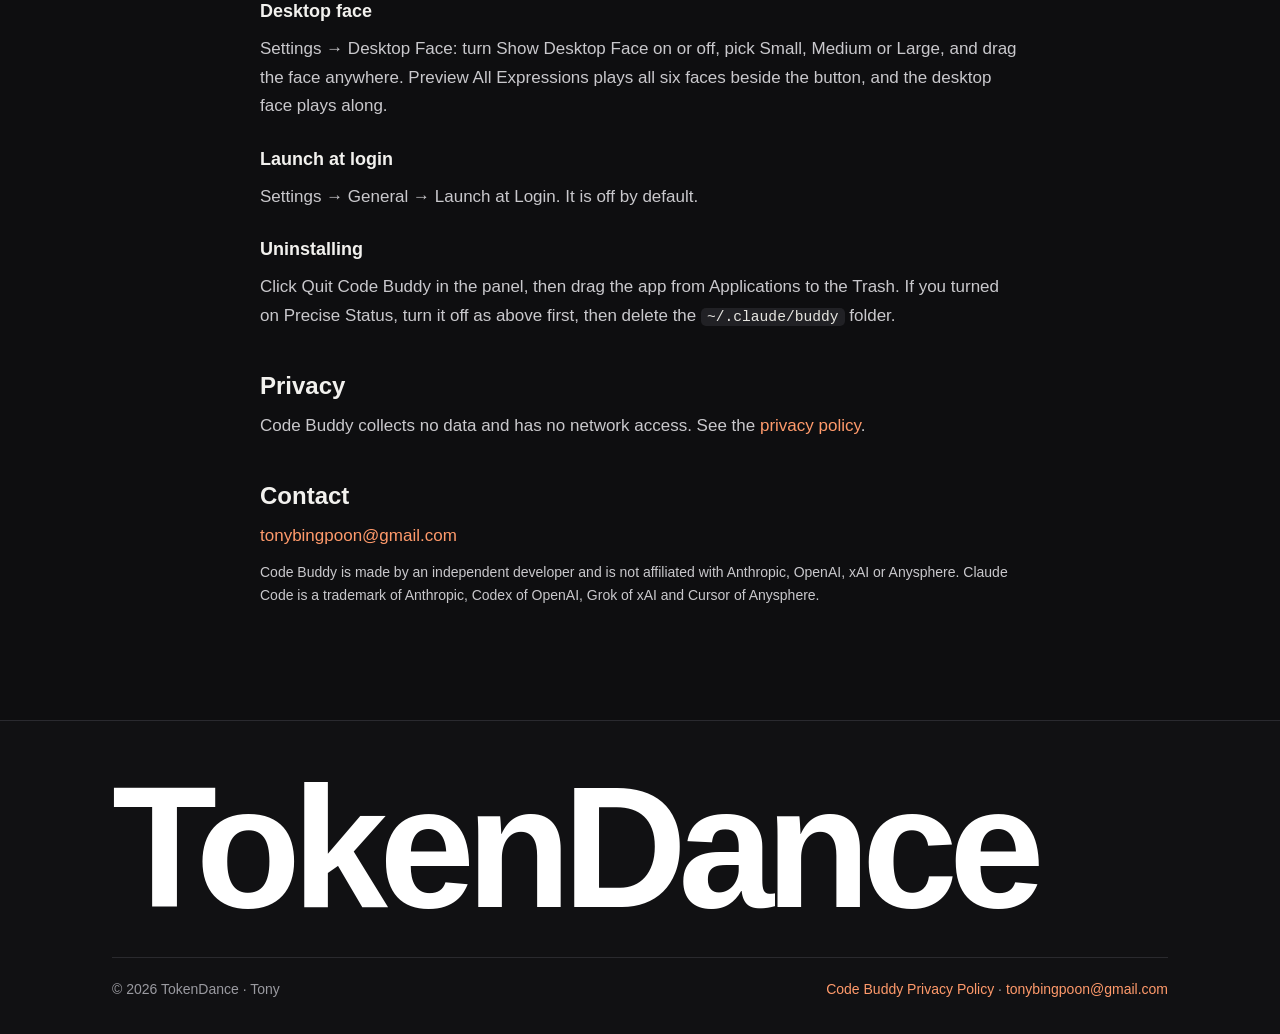
<file: code-buddy/index.html>
<!doctype html>
<html lang="en">
  <head>
    <meta charset="UTF-8" />
    <meta name="viewport" content="width=device-width, initial-scale=1" />
    <title>Code Buddy – Agent Status: see Claude Code, Codex, Grok and Cursor in your Mac menu bar</title>
    <meta
      name="description"
      content="Code Buddy is a free Mac menu bar app that shows whether your AI coding agents (Claude Code, Codex, Grok, Cursor) are working, waiting for your approval or done, and tracks token usage and spend. Runs on your Mac, offline."
    />
    <meta name="author" content="Tony" />
    <meta name="robots" content="index, follow" />
    <meta name="theme-color" content="#0e0e10" />
    <link rel="canonical" href="https://tokendance.life/code-buddy/" />
    <link rel="alternate" hreflang="en" href="https://tokendance.life/code-buddy/" />
    <link rel="alternate" hreflang="zh-CN" href="https://tokendance.life/zh/code-buddy/" />
    <link rel="alternate" hreflang="x-default" href="https://tokendance.life/code-buddy/" />
    <link rel="icon" type="image/svg+xml" href="/assets/apps/code-buddy-icon.svg?v=20261103b" />
    <link rel="apple-touch-icon" href="/apple-touch-icon.png?v=20261022b" />
    <link rel="stylesheet" href="/styles.css?v=20261125a" />
    <link rel="stylesheet" href="/code-buddy/cb.css?v=20261103b" />
    <meta name="apple-itunes-app" content="app-id=6825784479" />

    <meta property="og:type" content="website" />
    <meta property="og:site_name" content="TokenDance" />
    <meta property="og:url" content="https://tokendance.life/code-buddy/" />
    <meta property="og:title" content="Code Buddy – Agent Status: see Claude Code, Codex, Grok and Cursor in your Mac menu bar" />
    <meta property="og:description" content="A little face in your Mac menu bar shows whether Claude Code, Codex, Grok or Cursor is working, waiting for you, or done. Free on the Mac App Store." />
    <meta property="og:image" content="https://tokendance.life/assets/og-tokendance.png" />
    <meta property="og:image:width" content="1200" />
    <meta property="og:image:height" content="630" />
    <meta property="og:locale" content="en_US" />
    <meta property="og:locale:alternate" content="zh_CN" />
    <meta name="twitter:card" content="summary_large_image" />
    <meta name="twitter:title" content="Code Buddy – Agent Status: see Claude Code, Codex, Grok and Cursor in your Mac menu bar" />
    <meta name="twitter:description" content="A little face in your Mac menu bar shows whether Claude Code, Codex, Grok or Cursor is working, waiting for you, or done. Free on the Mac App Store." />
    <meta name="twitter:image" content="https://tokendance.life/assets/og-tokendance.png" />
    <script type="application/ld+json">
      {
        "@context": "https://schema.org",
        "@graph": [
          {
            "@type": "Organization",
            "@id": "https://tokendance.life/#organization",
            "name": "TokenDance",
            "url": "https://tokendance.life/",
            "email": "tonybingpoon@gmail.com"
          },
          {
            "@type": "SoftwareApplication",
            "@id": "https://tokendance.life/code-buddy/#app",
            "name": "Code Buddy",
            "alternateName": "Code Buddy – Agent Status",
            "url": "https://tokendance.life/code-buddy/",
            "sameAs": "https://apps.apple.com/app/code-buddy-agent-status/id6825784479",
            "downloadUrl": "https://apps.apple.com/app/code-buddy-agent-status/id6825784479",
            "image": "https://tokendance.life/assets/apps/code-buddy-icon.svg",
            "applicationCategory": "DeveloperApplication",
            "operatingSystem": "macOS 14 or later",
            "inLanguage": "en",
            "description": "A free Mac menu bar app that shows whether your AI coding agents (Claude Code, Codex, Grok and Cursor) are working, waiting for your approval or done, with token usage and estimated spend. Runs locally with no network access and collects no data.",
            "featureList": [
              "Menu bar face showing agent status: working, waiting, done, error, idle, asleep",
              "Supports Claude Code, Codex, Grok and Cursor",
              "Shows the agent that needs you most when several run at once",
              "Spend, tokens, requests and cache hits for today, 7 and 30 days, split by tool",
              "Every open session with its context use, and what's left of Codex's 5-hour and weekly limits",
              "Three styles: Native, Companion and Ambient",
              "Desktop face in three sizes",
              "Read-only, offline, no data collected"
            ],
            "offers": {
              "@type": "Offer",
              "price": "0",
              "priceCurrency": "USD"
            },
            "publisher": {
              "@id": "https://tokendance.life/#organization"
            }
          },
          {
            "@type": "WebPage",
            "@id": "https://tokendance.life/code-buddy/",
            "url": "https://tokendance.life/code-buddy/",
            "name": "Code Buddy – Agent Status: see Claude Code, Codex, Grok and Cursor in your Mac menu bar",
            "inLanguage": "en",
            "about": {
              "@id": "https://tokendance.life/code-buddy/#app"
            },
            "isPartOf": {
              "@id": "https://tokendance.life/#website"
            }
          },
          {
            "@type": "BreadcrumbList",
            "itemListElement": [
              {
                "@type": "ListItem",
                "position": 1,
                "name": "TokenDance",
                "item": "https://tokendance.life/"
              },
              {
                "@type": "ListItem",
                "position": 2,
                "name": "Code Buddy",
                "item": "https://tokendance.life/code-buddy/"
              }
            ]
          },
          {
            "@type": "FAQPage",
            "@id": "https://tokendance.life/code-buddy/#faq",
            "inLanguage": "en",
            "mainEntity": [
              {
                "@type": "Question",
                "name": "The panel shows no numbers",
                "acceptedAnswer": {
                  "@type": "Answer",
                  "text": "Usage comes from the session logs Claude Code and Codex write on your Mac. In Settings → Data Sources, check that the folder shows its path rather than Not granted, and that you have used those tools on this Mac."
                }
              },
              {
                "@type": "Question",
                "name": "How do I get told when the agent is waiting for me?",
                "acceptedAnswer": {
                  "@type": "Answer",
                  "text": "Recent versions of Claude Code note a permission prompt in their own session files, and Code Buddy shows it within a few seconds, with nothing to set up. For an alert the moment it appears, turn on Precise Status: Settings → Precise Status → Copy Turn-On Request, then paste it to Claude Code and let it add the hooks to ~/.claude/settings.json, or click Open settings.json and paste them in yourself. New sessions pick it up. The hooks only use the system’s built-in sh to write events to ~/.claude/buddy/events.jsonl and never go online. Code Buddy itself never changes settings.json."
                }
              },
              {
                "@type": "Question",
                "name": "How accurate is the spend?",
                "acceptedAnswer": {
                  "@type": "Answer",
                  "text": "It is estimated from public API prices and is not a bill. If you are on a subscription plan, treat it as a guide."
                }
              }
            ]
          }
        ]
      }
    </script>
  </head>
  <body class="cb-page">
    <a class="skip-link" href="#main">Skip to content</a>
    <header class="site-header">
      <div class="wrap header-inner">
        <a class="brand" href="/">
          <img src="/favicon.svg?v=20261022b" width="22" height="22" alt="" />TokenDance
        </a>
        <nav aria-label="Code Buddy">
          <a href="#how">How it works</a>
          <a href="#agents">Agents</a>
          <a href="#usage">Usage</a>
          <a href="#help">Help</a>
        </nav>
        <a class="lang" href="/zh/code-buddy/" hreflang="zh-CN" lang="zh-CN">中文</a>
      </div>
    </header>

    <main id="main">
      <section class="cb-hero">
        <div class="cb-wrap cb-hero-grid">
          <div>
            <p class="cb-eyebrow">Code Buddy for Mac</p>
            <h1>Your coding agents, <em>at a glance.</em></h1>
            <p class="cb-lead">A little face in your menu bar shows whether Claude Code, Codex, Grok or Cursor is working, waiting for you, or done. It also keeps count of tokens and spend. Everything stays on your Mac.</p>
            <div class="cb-cta"><a class="btn btn-orange magnetic" href="https://apps.apple.com/app/code-buddy-agent-status/id6825784479" rel="noopener" target="_blank">Download for Mac</a><small>Free on the Mac App Store · macOS 14 or later</small></div>
            <ul class="cb-agents" aria-label="Works with"><li>Claude Code</li><li>Codex</li><li>Grok</li><li>Cursor</li></ul>
          </div>
          <div class="cb-mac st-working" id="cb-hero-mac" aria-hidden="true">
            <div class="cb-menubar"><span class="mb-buddy"><svg viewBox="0 0 200 200"></svg>42%</span><span>Tue 10:24</span></div>
            <div class="cb-mac-stage"><svg class="big-face" viewBox="0 0 200 200"></svg><span class="cb-pill"><i></i><span></span></span></div>
          </div>
        </div>
      </section>

      <section class="cb-section" id="how" aria-labelledby="how-h">
        <div class="cb-wrap">
          <div class="cb-head cb-reveal"><p class="kicker">How it works</p><h2 id="how-h">When it needs you, it looks at you.</h2><p>Stop babysitting the terminal. Code Buddy reads your agent’s session logs and changes its face the moment something happens. Glance up, and you know whether to switch back.</p></div>
          <div class="cb-split cb-reveal" id="cb-turn" aria-hidden="true">
            <div class="cb-card cb-term"><div class="cb-term-bar"><span></span><span></span><span></span></div><ol></ol></div>
            <div class="cb-card cb-watch"><svg class="face" viewBox="0 0 200 200" aria-hidden="true"></svg><p></p></div>
          </div>
        </div>
      </section>

      <section class="cb-section" id="agents" aria-labelledby="agents-h">
        <div class="cb-wrap">
          <div class="cb-head cb-reveal"><p class="kicker">Several agents at once</p><h2 id="agents-h">Four agents. One face.</h2><p>Run Claude Code in one project and Grok in another. The face always shows the one that needs you most, the menu bar and desktop face show how many are busy, and every open session is listed with its project and context, the ones that need you first. Runs started by scripts and bots are listed apart and don’t move the face.</p></div>
          <div class="cb-card cb-agents-demo cb-reveal" id="cb-agents" aria-hidden="true">
            <div class="who">
              <div class="cb-menubar"><span class="mb-buddy"><svg viewBox="0 0 200 200"></svg><span class="busy"></span></span></div>
              <svg class="face" viewBox="0 0 200 200" aria-hidden="true"></svg>
              <p class="why"></p>
            </div>
            <ul>
              <li class="agent-row" data-name="Claude Code" data-project="buddy"><i></i><b>Claude Code</b><span></span></li>
              <li class="agent-row" data-name="Grok" data-project="site"><i></i><b>Grok</b><span></span></li>
              <li class="agent-row" data-name="Cursor" data-project="web-app"><i></i><b>Cursor</b><span></span></li>
              <li class="agent-row" data-name="Codex" data-project="api-server"><i></i><b>Codex</b><span></span></li>
            </ul>
          </div>
        </div>
      </section>

      <section class="cb-section" aria-labelledby="faces-h">
        <div class="cb-wrap">
          <div class="cb-head cb-reveal"><p class="kicker">Six faces</p><h2 id="faces-h">Read it without reading anything.</h2></div>
          <ul class="cb-faces cb-reveal">
          <li data-state="working"><svg class="face" viewBox="0 0 200 200" aria-hidden="true"></svg><b>Working</b><span>Thinking, calling tools, editing code</span></li>
          <li data-state="waiting"><svg class="face" viewBox="0 0 200 200" aria-hidden="true"></svg><b>Waiting</b><span>Needs your approval</span></li>
          <li data-state="done"><svg class="face" viewBox="0 0 200 200" aria-hidden="true"></svg><b>Done</b><span>The turn is finished</span></li>
          <li data-state="error"><svg class="face" viewBox="0 0 200 200" aria-hidden="true"></svg><b>Error</b><span>A request failed</span></li>
          <li data-state="idle"><svg class="face" viewBox="0 0 200 200" aria-hidden="true"></svg><b>Idle</b><span>Nothing going on</span></li>
          <li data-state="sleep"><svg class="face" viewBox="0 0 200 200" aria-hidden="true"></svg><b>Asleep</b><span>Quiet for a while</span></li>
          </ul>
        </div>
      </section>

      <section class="cb-section" id="usage" aria-labelledby="usage-h">
        <div class="cb-wrap">
          <div class="cb-head cb-reveal"><p class="kicker">Usage and spend</p><h2 id="usage-h">Know what your agents cost.</h2><p>Spend, tokens, requests and cache hits for today, 7 days and 30 days, split by tool. Spend is estimated from public API prices, so treat it as a guide, not a bill.</p></div>
          <div class="cb-split cb-reveal">
            <div class="cb-card cb-usage" id="cb-usage" aria-hidden="true">
              <div class="cb-tabs"><span class="on">Today</span><span>7 days</span><span>30 days</span></div>
              <p class="cb-spend"><b>$18.62</b><small>at API prices</small></p>
              <p class="cb-by-tool">Claude Code $17.32 · Codex $1.30 · Grok $0.00</p>
              <div class="cb-bars"><i></i><i></i><i></i><i></i><i></i><i></i><i></i></div>
              <dl class="cb-stats"><div><dt>Tokens</dt><dd>25.85M</dd></div><div><dt>Requests</dt><dd>1,153</dd></div><div><dt>From cache</dt><dd>93%</dd></div></dl>
            </div>
            <div class="cb-card cb-meters" id="cb-meters">
            <div class="cb-meter"><p>Context<span>42% · plenty of room</span></p><div class="track"><i data-v="42"></i></div></div>
            <div class="cb-meter"><p>Codex 5&#8209;hour<span>65% left · resets in 3h 33m</span></p><div class="track"><i data-v="65"></i></div></div>
            <div class="cb-meter"><p>Codex weekly<span>88% left · resets in 6d 20h</span></p><div class="track"><i data-v="88"></i></div></div>
              <p class="cb-note">Context shows how full the current session is and warns you before it runs out. The limits show what’s left of Codex’s 5&#8209;hour and weekly windows. Claude Code doesn’t save its limits on your Mac, so for Claude the card links to its usage page. Cursor shows status only, since it keeps no token counts on your Mac. Numbers here are examples.</p>
            </div>
          </div>
        </div>
      </section>

      <section class="cb-section" aria-labelledby="styles-h">
        <div class="cb-wrap">
          <div class="cb-head cb-reveal"><p class="kicker">Three styles</p><h2 id="styles-h">Pick the buddy that fits your desk.</h2></div>
          <div class="cb-styles">
          <article class="cb-card cb-style look-native cb-reveal">
            <div class="look"><svg class="face" viewBox="0 0 200 200" aria-hidden="true" data-state="working"></svg><span class="cb-pill"><i></i><span>Working · Bash · buddy</span></span></div>
            <div class="txt"><h3>Native</h3><p>Looks like it came with your Mac.</p></div>
          </article>
          <article class="cb-card cb-style look-companion cb-reveal">
            <div class="look"><svg class="face" viewBox="0 0 200 200" aria-hidden="true" data-state="working"></svg><span class="bubble">Typing away in buddy… +1 more</span></div>
            <div class="txt"><h3>Companion</h3><p>A buddy with something to say.</p></div>
          </article>
          <article class="cb-card cb-style look-ambient cb-reveal">
            <div class="look"><svg class="face" viewBox="0 0 200 200" aria-hidden="true" data-state="waiting"></svg></div>
            <div class="txt"><h3>Ambient</h3><p>A quiet light at the edge of the screen.</p></div>
          </article>
          </div>
        </div>
      </section>

      <section class="cb-section" aria-labelledby="privacy-h">
        <div class="cb-wrap">
          <div class="cb-head cb-reveal"><p class="kicker">Private by design</p><h2 id="privacy-h">Your logs never leave your Mac.</h2><p>Read the <a href="/code-buddy/privacy.html">privacy policy</a>.</p></div>
          <ul class="cb-points cb-reveal">
          <li><b>Read-only</b><span>Code Buddy reads only the session logs in the folders you grant: <code>~/.claude</code>, <code>~/.codex</code>, <code>~/.grok</code> and <code>~/.cursor</code>.</span></li>
          <li><b>Offline</b><span>It has no network access. Nothing is uploaded, and there is no account to make.</span></li>
          <li><b>No data collected</b><span>No analytics, no ads, no third&#8209;party SDKs. Nothing to install on the command line either.</span></li>
          </ul>
        </div>
      </section>

      <section class="cb-section cb-final">
        <div class="cb-wrap">
          <svg class="face" viewBox="0 0 200 200" aria-hidden="true"></svg>
          <h2>Put a buddy in your menu bar.</h2>
          <div class="cb-cta"><a class="btn btn-orange magnetic" href="https://apps.apple.com/app/code-buddy-agent-status/id6825784479" rel="noopener" target="_blank">Download for Mac</a><small>Free on the Mac App Store · macOS 14 or later</small></div>
        </div>
      </section>

      <div class="cb-help" id="help">
        <div class="wrap doc">
          <h2 class="cb-help-title">Help</h2>
          <p class="doc-lead">Setup, what the faces mean, and answers to common questions.</p>
          <p class="doc-note">Questions or ideas? Email <a href="mailto:tonybingpoon@gmail.com?subject=Code%20Buddy">tonybingpoon@gmail.com</a>. I read and answer every message myself.</p>
          <section id="en">
          <h2>Requirements</h2>
          <ul>
            <li>macOS 14 or later</li>
            <li>Claude Code (terminal, Claude desktop app or VS Code extension), Codex (CLI, desktop app or IDE extension), Grok or Cursor in use on this Mac. Code Buddy reads local sessions on this Mac only; cloud sessions don’t show up.</li>
            <li>English, or Simplified Chinese when your Mac is set to Chinese</li>
          </ul>

          <h2>Getting started</h2>
          <ol>
            <li>
              Open Code Buddy. The welcome window has a Grant… button for each tool: <code>~/.claude</code> for Claude Code,
              <code>~/.codex</code> for Codex, <code>~/.grok</code> for Grok and <code>~/.cursor</code> for Cursor. The folder picker already opens in the right folder, so just click
              Grant. Skip any you don’t use; you can grant them later in Settings. Click Get Started when you’re done.
            </li>
            <li>
              Click the face in the menu bar to see status, usage and spend. Settings… opens Settings, Show/Hide Desktop
              Face toggles the face on your desktop, and Quit Code Buddy quits.
            </li>
          </ol>

          <h2>What the faces mean</h2>
          <ul>
            <li>Working: the agent is thinking, calling tools or editing code</li>
            <li>Waiting: the agent needs your approval</li>
            <li>Done: the turn is finished, come back and look</li>
            <li>Error: a request failed</li>
            <li>Idle, Asleep: nothing going on lately</li>
          </ul>

          <h2>Common questions</h2>
          <h3>The panel shows no numbers</h3>
          <p>
            Usage comes from the session logs Claude Code and Codex write on your Mac. In Settings → Data Sources, check
            that the folder shows its path rather than Not granted, and that you have used those tools on this Mac.
          </p>

          <h3>It says the whole ~/.claude folder is needed</h3>
          <p>
            You granted only the projects folder inside <code>~/.claude</code>. Usage still works, but approvals and Precise Status need
            <code>~/.claude</code> itself: in Settings → Data Sources, click Change… and pick <code>~/.claude</code>.
          </p>

          <h3>How do I get told when the agent is waiting for me?</h3>
          <p>
            Recent versions of Claude Code note a permission prompt in their own session files, and Code Buddy shows it
            within a few seconds, with nothing to set up. For an alert the moment it appears, turn on Precise Status:
            Settings → Precise Status → Copy Turn-On Request, then paste it to Claude Code and let it
            add the hooks to <code>~/.claude/settings.json</code>, or click Open settings.json and paste them in yourself.
            New sessions pick it up. The hooks only use the system’s built-in <code>sh</code> to write events to
            <code>~/.claude/buddy/events.jsonl</code> and never go online. Code Buddy itself never changes settings.json.
          </p>

          <h3>How do I turn Precise Status off?</h3>
          <p>
            Settings → Precise Status → Copy Turn&#8209;Off Request, and paste it to Claude Code. Or delete the hooks whose command
            contains <code>buddy/events.jsonl</code> from settings.json yourself.
          </p>

          <h3>How accurate is the spend?</h3>
          <p>It is estimated from public API prices and is not a bill. If you are on a subscription plan, treat it as a guide.</p>

          <h3>Desktop face</h3>
          <p>
            Settings → Desktop Face: turn Show Desktop Face on or off, pick Small, Medium or Large, and drag the face
            anywhere. Preview All Expressions plays all six faces beside the button, and the desktop face plays along.
          </p>

          <h3>Launch at login</h3>
          <p>Settings → General → Launch at Login. It is off by default.</p>

          <h3>Uninstalling</h3>
          <p>
            Click Quit Code Buddy in the panel, then drag the app from Applications to the Trash. If you turned on Precise
            Status, turn it off as above first, then delete the <code>~/.claude/buddy</code> folder.
          </p>

          <h2>Privacy</h2>
          <p>Code Buddy collects no data and has no network access. See the <a href="/code-buddy/privacy.html">privacy policy</a>.</p>

          <h2>Contact</h2>
          <p><a href="mailto:tonybingpoon@gmail.com?subject=Code%20Buddy">tonybingpoon@gmail.com</a></p>

          <p class="doc-fine">
            Code Buddy is made by an independent developer and is not affiliated with Anthropic, OpenAI, xAI or Anysphere. Claude Code is a
            trademark of Anthropic, Codex of OpenAI, Grok of xAI and Cursor of Anysphere.
          </p>
          </section>
        </div>
      </div>
    </main>

    <footer class="site-footer">
      <div class="wrap">
        <p class="wordmark" aria-label="TokenDance">TokenDance</p>
        <div class="footer-row">
          <span>© 2026 TokenDance · Tony</span>
          <span><a href="/code-buddy/privacy.html">Code Buddy Privacy Policy</a> · <a href="mailto:tonybingpoon@gmail.com">tonybingpoon@gmail.com</a></span>
        </div>
      </div>
    </footer>
    <script src="/code-buddy/face.js?v=20261103b"></script>
    <script src="/code-buddy/cb.js?v=20261103b"></script>
    <script src="/analytics.js?v=20261022"></script>
    <script type="module" src="https://static.cloudflareinsights.com/beacon.min.js" data-cf-beacon='{"token": "4b91ff1dcc4a41f580444839873ea623"}'></script>
  </body>
</html>
</file>
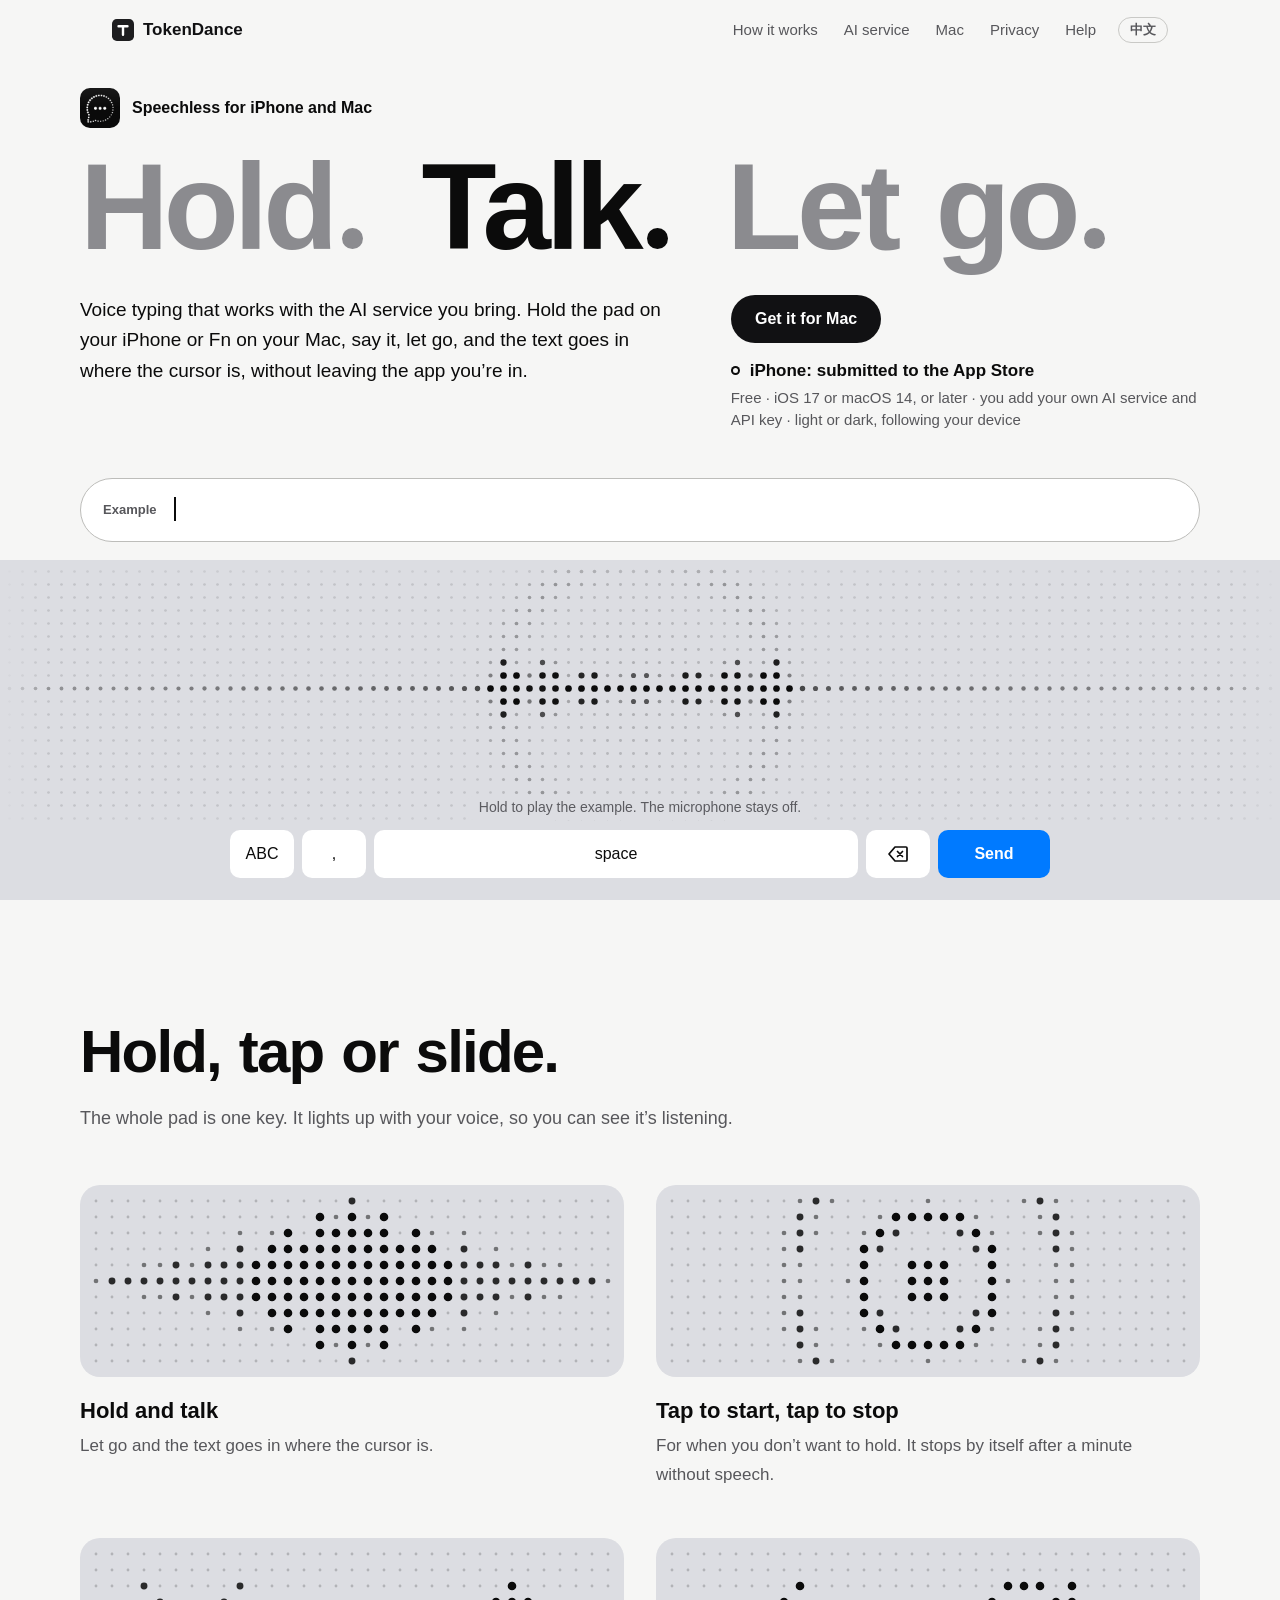
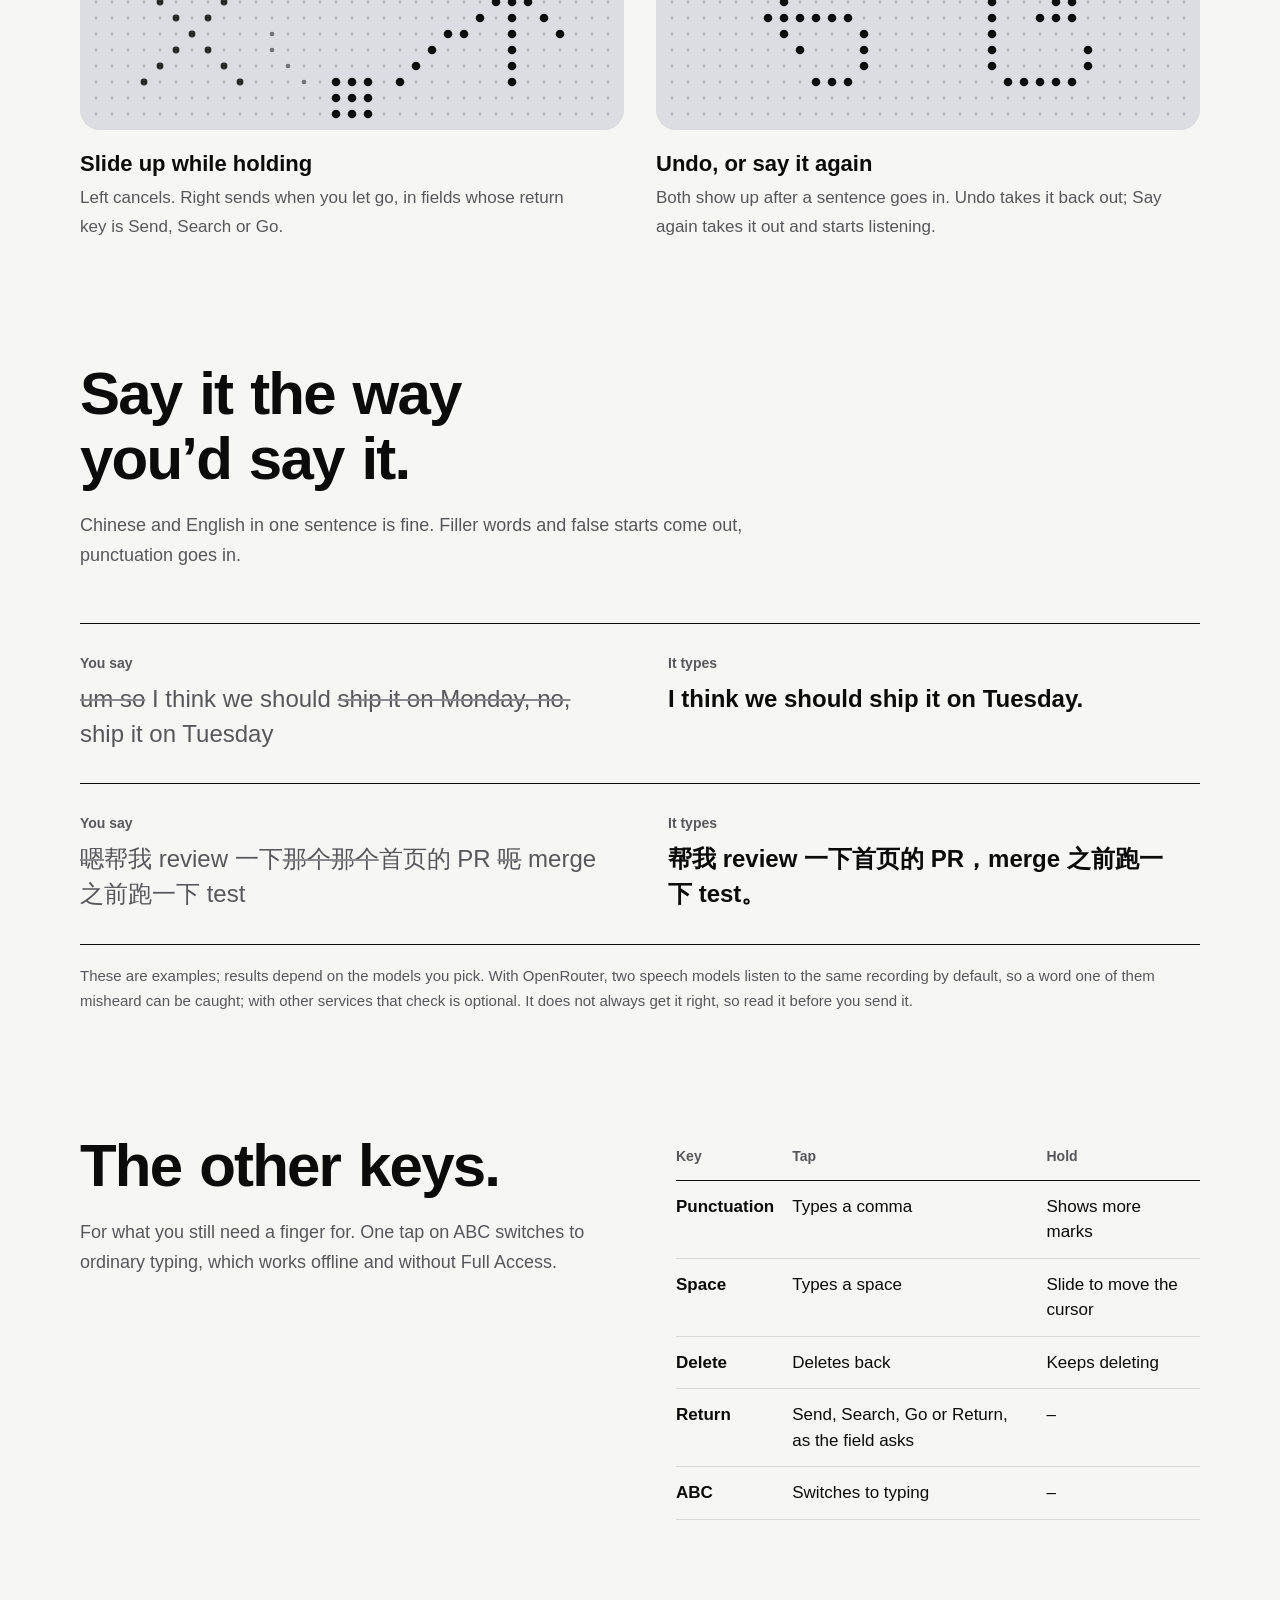
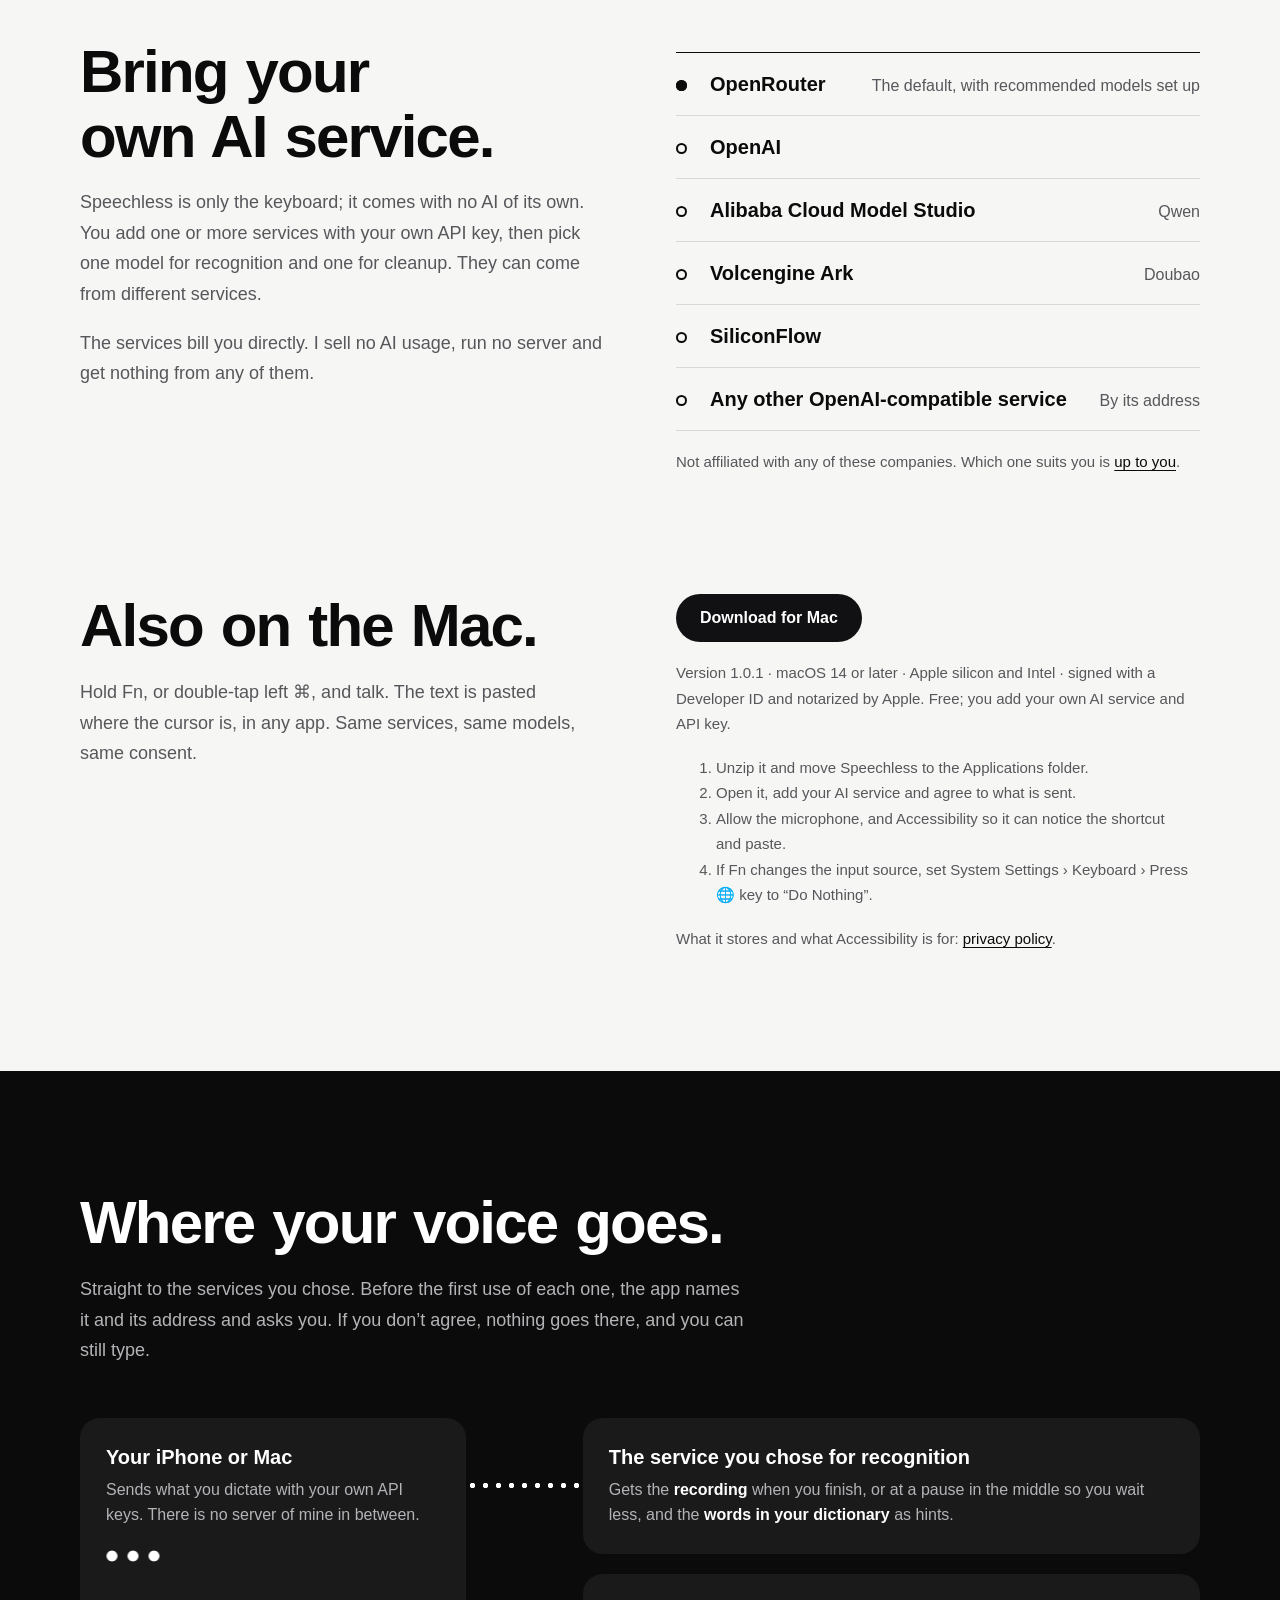
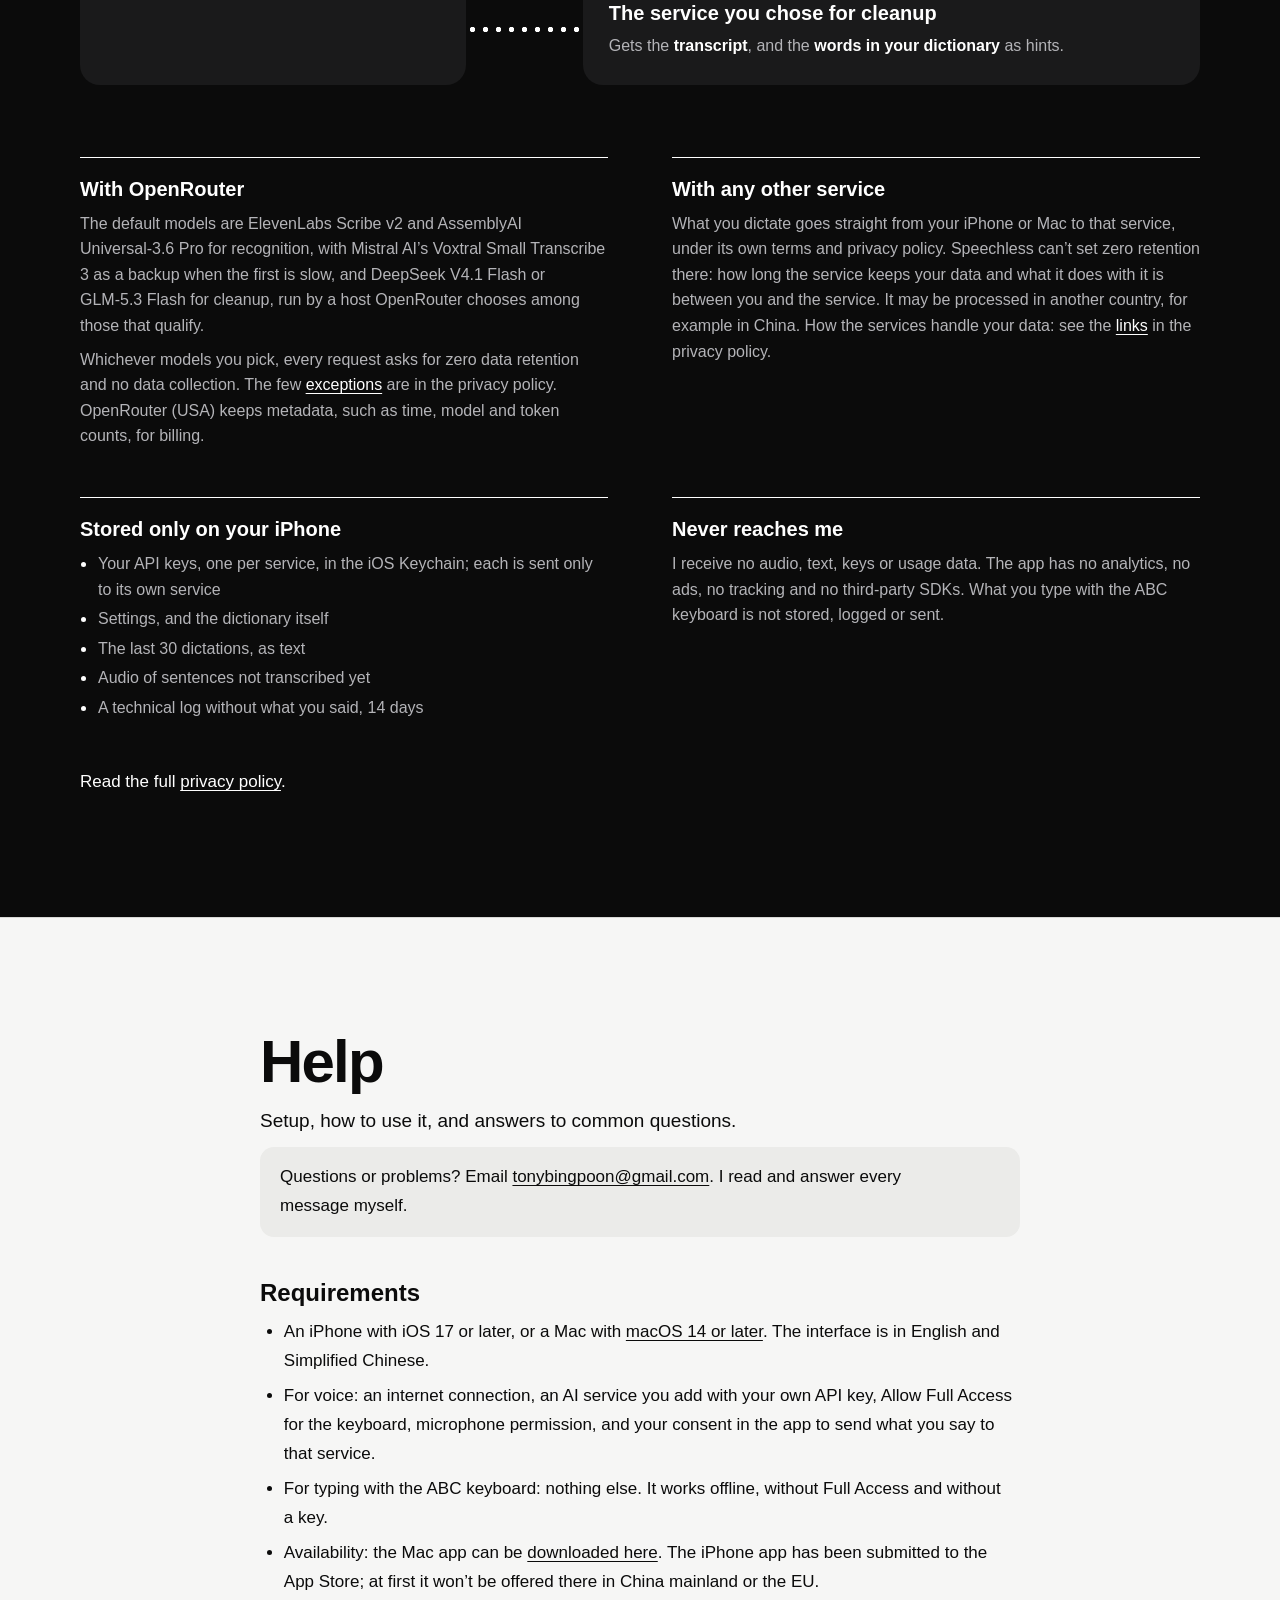
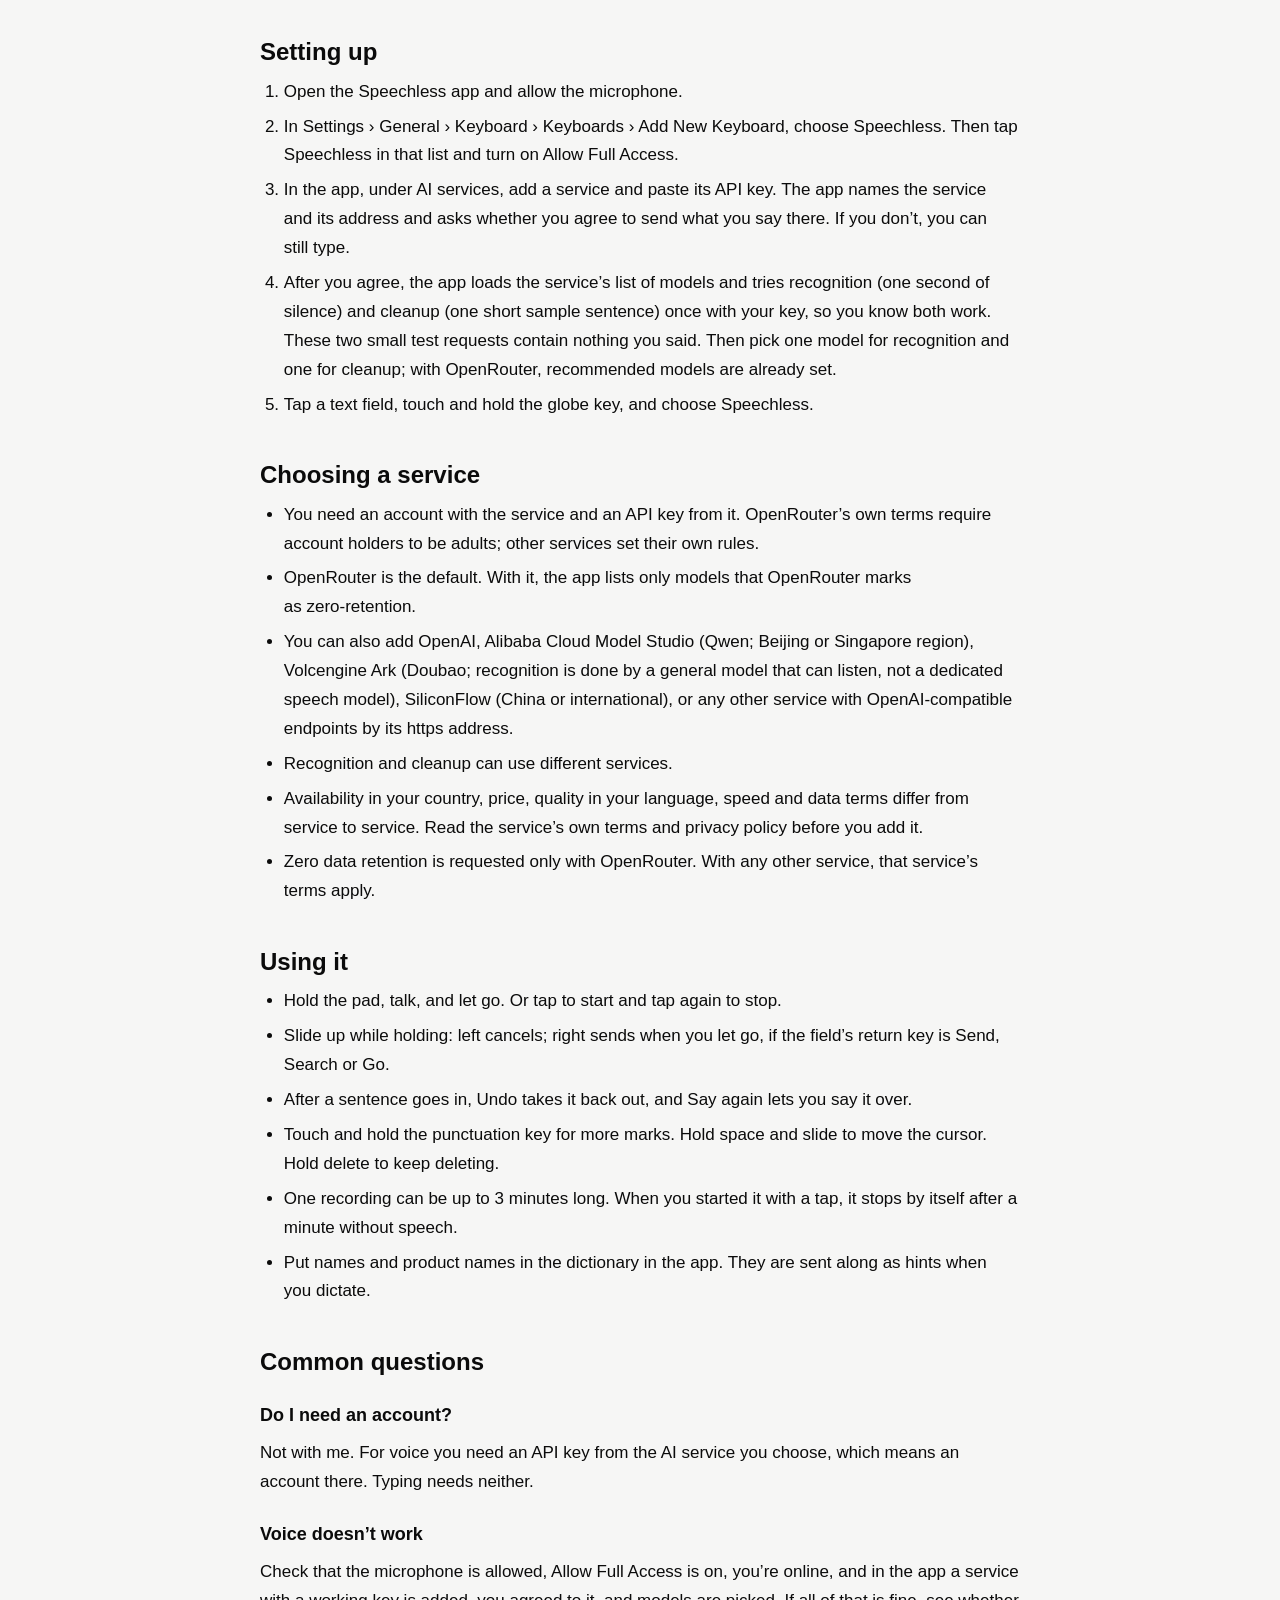
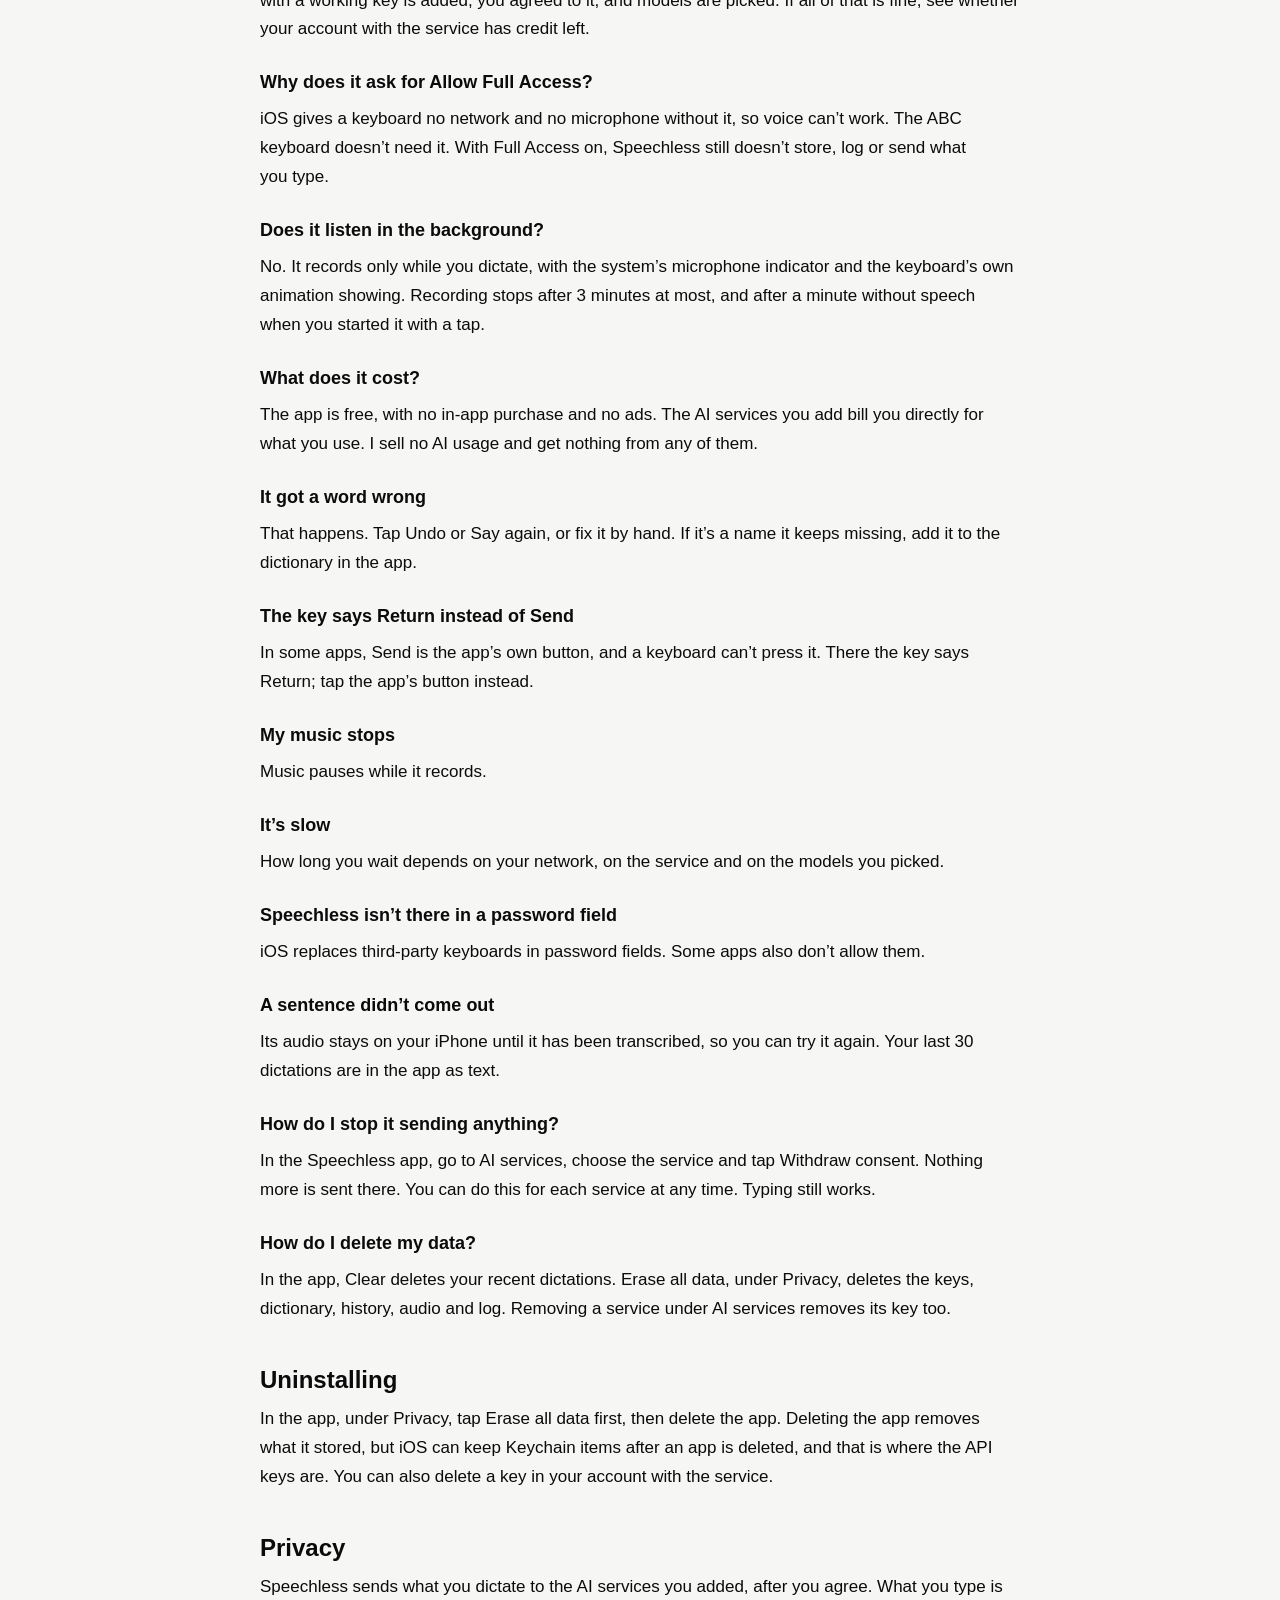
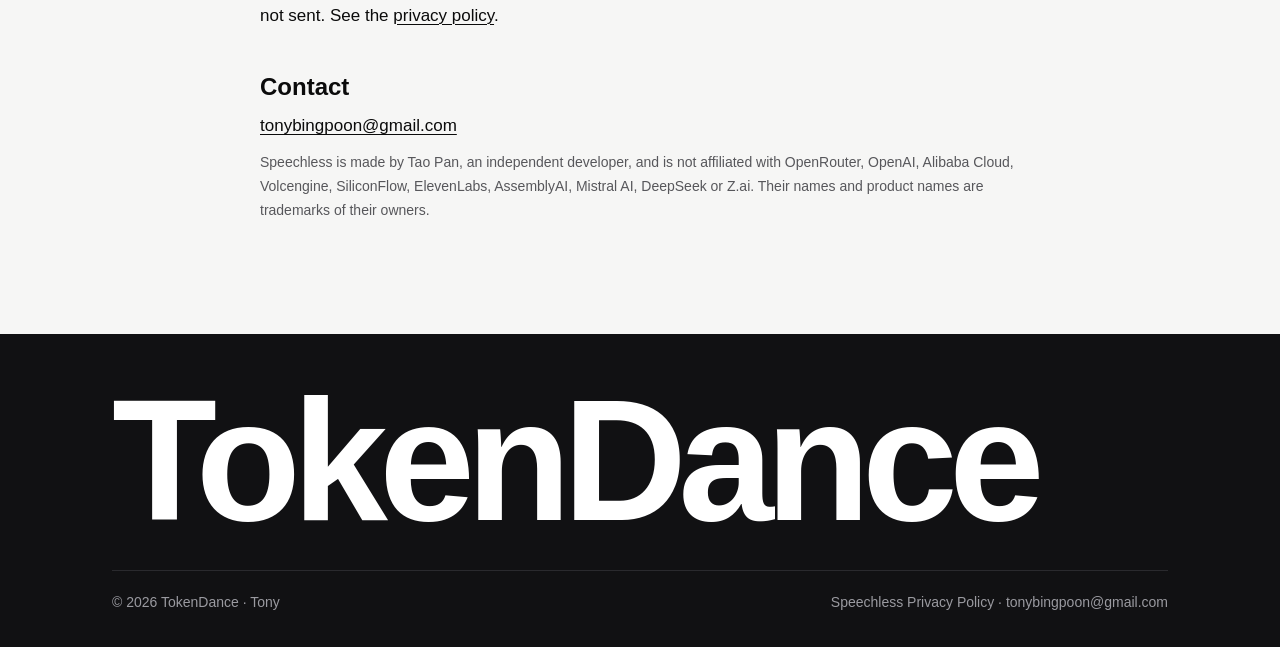
<file: speechless/index.html>
<!doctype html>
<html lang="en">
  <head>
    <meta charset="UTF-8" />
    <meta name="viewport" content="width=device-width, initial-scale=1" />
    <title>Speechless: Voice Keyboard – hold to talk, let go for text</title>
    <meta
      name="description"
      content="Speechless is free voice typing for iPhone and Mac. Hold, talk, let go, and the text goes in where the cursor is. The Mac app is a direct download; the iPhone keyboard has been submitted to the App Store. It works with the AI service you bring: you add your own API key, and what you say goes to that service after you agree."
    />
    <meta name="author" content="Tony" />
    <meta name="robots" content="index, follow" />
    <meta name="theme-color" content="#f6f6f5" />
    <link rel="canonical" href="https://tokendance.life/speechless/" />
    <link rel="alternate" hreflang="en" href="https://tokendance.life/speechless/" />
    <link rel="alternate" hreflang="zh-CN" href="https://tokendance.life/zh/speechless/" />
    <link rel="alternate" hreflang="x-default" href="https://tokendance.life/speechless/" />
    <link rel="icon" type="image/webp" href="/assets/apps/speechless-icon.webp?v=20261124a" />
    <link rel="apple-touch-icon" href="/apple-touch-icon.png?v=20261022b" />
    <script>document.documentElement.classList.add("js")</script>
    <link rel="stylesheet" href="/styles.css?v=20261125a" />
    <link rel="stylesheet" href="/speechless/sp.css?v=20261125b" />

    <meta property="og:type" content="website" />
    <meta property="og:site_name" content="TokenDance" />
    <meta property="og:url" content="https://tokendance.life/speechless/" />
    <meta property="og:title" content="Speechless: Voice Keyboard – hold to talk, let go for text" />
    <meta property="og:description" content="Voice typing for iPhone and Mac that works with the AI service you bring. Download the Mac app; the iPhone keyboard has been submitted to the App Store." />
    <meta property="og:image" content="https://tokendance.life/assets/og-tokendance.png" />
    <meta property="og:image:width" content="1200" />
    <meta property="og:image:height" content="630" />
    <meta property="og:locale" content="en_US" />
    <meta property="og:locale:alternate" content="zh_CN" />
    <meta name="twitter:card" content="summary_large_image" />
    <meta name="twitter:title" content="Speechless: Voice Keyboard – hold to talk, let go for text" />
    <meta name="twitter:description" content="Voice typing for iPhone and Mac that works with the AI service you bring. Download the Mac app; the iPhone keyboard has been submitted to the App Store." />
    <meta name="twitter:image" content="https://tokendance.life/assets/og-tokendance.png" />
    <script type="application/ld+json">
      {
        "@context": "https://schema.org",
        "@graph": [
          {
            "@type": "Organization",
            "@id": "https://tokendance.life/#organization",
            "name": "TokenDance",
            "url": "https://tokendance.life/",
            "email": "tonybingpoon@gmail.com"
          },
          {
            "@type": "SoftwareApplication",
            "@id": "https://tokendance.life/speechless/#app",
            "name": "Speechless",
            "alternateName": "Speechless: Voice Keyboard",
            "url": "https://tokendance.life/speechless/",
            "image": "https://tokendance.life/assets/apps/speechless-icon.webp",
            "applicationCategory": "UtilitiesApplication",
            "operatingSystem": "iOS 17 or later, macOS 14 or later",
            "downloadUrl": "https://tokendance.life/speechless/#mac",
            "offers": {
              "@type": "Offer",
              "price": "0",
              "priceCurrency": "USD"
            },
            "inLanguage": "en",
            "description": "Voice typing for iPhone and Mac: hold, talk, let go, and the text goes in where the cursor is. The Mac app is a direct download; the iPhone keyboard has been submitted to the App Store. It works with the AI service you bring: you add your own API key, and what you say goes to that service after you agree in the app. Ordinary typing works offline.",
            "featureList": [
              "Hold to talk, or tap to start and tap to stop",
              "Works with the AI service you bring, with your own API key: OpenRouter, OpenAI, Alibaba Cloud Model Studio (Qwen), Volcengine Ark (Doubao), SiliconFlow or another OpenAI-compatible service",
              "One model for recognition and one for cleanup, from the same service or from two",
              "Chinese and English in one sentence",
              "Removes filler words and false starts and fixes punctuation",
              "Slide up while holding: left cancels, right sends where the return key is Send, Search or Go",
              "Undo, or say it again",
              "ABC typing keyboard that works offline and without Full Access",
              "No ads, no tracking, no analytics"
            ],
            "publisher": {
              "@id": "https://tokendance.life/#organization"
            }
          },
          {
            "@type": "WebPage",
            "@id": "https://tokendance.life/speechless/",
            "url": "https://tokendance.life/speechless/",
            "name": "Speechless: Voice Keyboard – hold to talk, let go for text",
            "inLanguage": "en",
            "about": {
              "@id": "https://tokendance.life/speechless/#app"
            },
            "isPartOf": {
              "@id": "https://tokendance.life/#website"
            }
          },
          {
            "@type": "BreadcrumbList",
            "itemListElement": [
              {
                "@type": "ListItem",
                "position": 1,
                "name": "TokenDance",
                "item": "https://tokendance.life/"
              },
              {
                "@type": "ListItem",
                "position": 2,
                "name": "Speechless",
                "item": "https://tokendance.life/speechless/"
              }
            ]
          },
          {
            "@type": "FAQPage",
            "@id": "https://tokendance.life/speechless/#faq",
            "inLanguage": "en",
            "mainEntity": [
              {
                "@type": "Question",
                "name": "Do I need an account?",
                "acceptedAnswer": {
                  "@type": "Answer",
                  "text": "Not with me. For voice you need an API key from the AI service you choose, which means an account there. Typing needs neither."
                }
              },
              {
                "@type": "Question",
                "name": "Why does it ask for Allow Full Access?",
                "acceptedAnswer": {
                  "@type": "Answer",
                  "text": "iOS gives a keyboard no network and no microphone without it, so voice can’t work. The ABC keyboard doesn’t need it. With Full Access on, Speechless still doesn’t store, log or send what you type."
                }
              },
              {
                "@type": "Question",
                "name": "Does it listen in the background?",
                "acceptedAnswer": {
                  "@type": "Answer",
                  "text": "No. It records only while you dictate, with the system’s microphone indicator and the keyboard’s own animation showing. Recording stops after 3 minutes at most, and after a minute without speech when you started it with a tap."
                }
              },
              {
                "@type": "Question",
                "name": "What does it cost?",
                "acceptedAnswer": {
                  "@type": "Answer",
                  "text": "The app is free, with no in-app purchase and no ads. The AI services you add bill you directly for what you use. I sell no AI usage and get nothing from any of them."
                }
              },
              {
                "@type": "Question",
                "name": "How do I stop it sending anything?",
                "acceptedAnswer": {
                  "@type": "Answer",
                  "text": "In the Speechless app, go to AI services, choose the service and tap Withdraw consent. Nothing more is sent there. You can do this for each service at any time. Typing still works."
                }
              }
            ]
          }
        ]
      }
    </script>
  </head>
  <body class="sp-page">
    <a class="skip-link" href="#main">Skip to content</a>
    <header class="site-header">
      <div class="wrap header-inner">
        <a class="brand" href="/">
          <img src="/favicon.svg?v=20261022b" width="22" height="22" alt="" />TokenDance
        </a>
        <nav aria-label="Speechless">
          <a href="#how">How it works</a>
          <a href="#service">AI service</a>
          <a href="#mac">Mac</a>
          <a href="#sent">Privacy</a>
          <a href="#help">Help</a>
        </nav>
        <a class="lang" href="/zh/speechless/" hreflang="zh-CN" lang="zh-CN">中文</a>
      </div>
    </header>

    <main id="main">
      <section class="sp-hero" id="sp-hero">
        <div class="sp-wrap sp-hero-copy">
          <p class="sp-eyebrow"><img src="/assets/apps/speechless-icon.webp?v=20261124a" width="40" height="40" alt="" />Speechless for iPhone and Mac</p>
          <h1><span class="w">Hold<span class="pt">.</span></span> <span class="w">Talk<span class="pt">.</span></span> <span class="w">Let go<span class="pt">.</span></span></h1>
          <div class="sp-hero-row">
            <p class="sp-lead">Voice typing that works with the AI service you bring. Hold the pad on your iPhone or Fn on your Mac, say it, let go, and the text goes in where the cursor is, without leaving the app you’re in.</p>
            <div>
              <p class="sp-get"><a class="btn btn-dark" href="#mac">Get it for Mac</a></p>
              <p class="sp-status"><i></i>iPhone: submitted to the App Store</p>
              <p class="sp-small">Free · iOS 17 or macOS 14, or later · you add your own AI service and API key · light or dark, following your device</p>
            </div>
          </div>
        </div>
        <div class="sp-wrap sp-field">
          <span class="sp-tag">Example</span>
          <p><span id="sp-text" data-lines='[{"text":"Can we push the design review to Thursday afternoon?"},{"text":"Running ten minutes late. Start without me."},{"text":"那个 PR 我看完了，没问题，下午 merge 吧。","lang":"zh-CN"}]'>Can we push the design review to Thursday afternoon?</span><span class="sp-caret" aria-hidden="true"></span></p>
        </div>
        <div class="sp-kb">
          <button class="sp-pad" id="sp-pad" type="button">
            <canvas aria-hidden="true"></canvas>
            <span class="sp-hint">Hold to play the example. The microphone stays off.</span>
          </button>
          <div class="sp-wrap sp-keys" aria-hidden="true">
            <span>ABC</span><span>,</span><span>space</span><span><svg viewBox="0 0 24 24"><path d="M9 5h11a1 1 0 0 1 1 1v12a1 1 0 0 1-1 1H9l-6-7z" /><path d="m11.5 9.5 5 5m0-5-5 5" /></svg></span><span class="go">Send</span>
          </div>
        </div>
      </section>

      <section class="sp-section" id="how" aria-labelledby="how-h">
        <div class="sp-wrap">
          <div class="sp-head"><h2 id="how-h">Hold, tap or slide.</h2><p>The whole pad is one key. It lights up with your voice, so you can see it’s listening.</p></div>
          <ul class="sp-moves">
            <li><svg class="sp-led" viewBox="0 0 442 156" aria-hidden="true" focusable="false"><path d="M13 13h.01M26 13h.01M39 13h.01M52 13h.01M65 13h.01M78 13h.01M91 13h.01M104 13h.01M117 13h.01M130 13h.01M143 13h.01M156 13h.01M169 13h.01M182 13h.01M195 13h.01M208 13h.01M234 13h.01M247 13h.01M260 13h.01M273 13h.01M286 13h.01M299 13h.01M312 13h.01M325 13h.01M338 13h.01M351 13h.01M364 13h.01M377 13h.01M390 13h.01M403 13h.01M416 13h.01M429 13h.01M13 26h.01M26 26h.01M39 26h.01M52 26h.01M65 26h.01M78 26h.01M91 26h.01M104 26h.01M117 26h.01M130 26h.01M143 26h.01M156 26h.01M169 26h.01M182 26h.01M260 26h.01M273 26h.01M286 26h.01M299 26h.01M312 26h.01M325 26h.01M338 26h.01M351 26h.01M364 26h.01M377 26h.01M390 26h.01M403 26h.01M416 26h.01M429 26h.01M13 39h.01M26 39h.01M39 39h.01M52 39h.01M65 39h.01M78 39h.01M91 39h.01M104 39h.01M117 39h.01M143 39h.01M182 39h.01M260 39h.01M299 39h.01M325 39h.01M338 39h.01M351 39h.01M364 39h.01M377 39h.01M390 39h.01M403 39h.01M416 39h.01M429 39h.01M13 52h.01M26 52h.01M39 52h.01M52 52h.01M65 52h.01M78 52h.01M91 52h.01M117 52h.01M143 52h.01M299 52h.01M325 52h.01M351 52h.01M364 52h.01M377 52h.01M390 52h.01M403 52h.01M416 52h.01M429 52h.01M13 65h.01M26 65h.01M39 65h.01M403 65h.01M416 65h.01M429 65h.01M13 91h.01M26 91h.01M39 91h.01M403 91h.01M416 91h.01M429 91h.01M13 104h.01M26 104h.01M39 104h.01M52 104h.01M65 104h.01M78 104h.01M91 104h.01M117 104h.01M143 104h.01M299 104h.01M325 104h.01M351 104h.01M364 104h.01M377 104h.01M390 104h.01M403 104h.01M416 104h.01M429 104h.01M13 117h.01M26 117h.01M39 117h.01M52 117h.01M65 117h.01M78 117h.01M91 117h.01M104 117h.01M117 117h.01M143 117h.01M182 117h.01M260 117h.01M299 117h.01M325 117h.01M338 117h.01M351 117h.01M364 117h.01M377 117h.01M390 117h.01M403 117h.01M416 117h.01M429 117h.01M13 130h.01M26 130h.01M39 130h.01M52 130h.01M65 130h.01M78 130h.01M91 130h.01M104 130h.01M117 130h.01M130 130h.01M143 130h.01M156 130h.01M169 130h.01M182 130h.01M260 130h.01M273 130h.01M286 130h.01M299 130h.01M312 130h.01M325 130h.01M338 130h.01M351 130h.01M364 130h.01M377 130h.01M390 130h.01M403 130h.01M416 130h.01M429 130h.01M13 143h.01M26 143h.01M39 143h.01M52 143h.01M65 143h.01M78 143h.01M91 143h.01M104 143h.01M117 143h.01M130 143h.01M143 143h.01M156 143h.01M169 143h.01M182 143h.01M195 143h.01M208 143h.01M234 143h.01M247 143h.01M260 143h.01M273 143h.01M286 143h.01M299 143h.01M312 143h.01M325 143h.01M338 143h.01M351 143h.01M364 143h.01M377 143h.01M390 143h.01M403 143h.01M416 143h.01M429 143h.01" stroke-width="2.3" stroke-opacity="0.2"/><path d="M208 26h.01M234 26h.01M130 39h.01M156 39h.01M286 39h.01M312 39h.01M104 52h.01M338 52h.01M52 65h.01M65 65h.01M91 65h.01M351 65h.01M377 65h.01M390 65h.01M13 78h.01M429 78h.01M52 91h.01M65 91h.01M91 91h.01M351 91h.01M377 91h.01M390 91h.01M104 104h.01M338 104h.01M130 117h.01M156 117h.01M286 117h.01M312 117h.01M208 130h.01M234 130h.01" stroke-width="3.8" stroke-opacity="0.5"/><path d="M221 13h.01M130 52h.01M312 52h.01M78 65h.01M104 65h.01M117 65h.01M130 65h.01M312 65h.01M325 65h.01M338 65h.01M364 65h.01M26 78h.01M39 78h.01M52 78h.01M65 78h.01M78 78h.01M91 78h.01M104 78h.01M117 78h.01M130 78h.01M312 78h.01M325 78h.01M338 78h.01M351 78h.01M364 78h.01M377 78h.01M390 78h.01M403 78h.01M416 78h.01M78 91h.01M104 91h.01M117 91h.01M130 91h.01M312 91h.01M325 91h.01M338 91h.01M364 91h.01M130 104h.01M312 104h.01M221 143h.01" stroke-width="5.6" stroke-opacity="0.85"/><path d="M195 26h.01M221 26h.01M247 26h.01M169 39h.01M195 39h.01M208 39h.01M221 39h.01M234 39h.01M247 39h.01M273 39h.01M156 52h.01M169 52h.01M182 52h.01M195 52h.01M208 52h.01M221 52h.01M234 52h.01M247 52h.01M260 52h.01M273 52h.01M286 52h.01M143 65h.01M156 65h.01M169 65h.01M182 65h.01M195 65h.01M208 65h.01M221 65h.01M234 65h.01M247 65h.01M260 65h.01M273 65h.01M286 65h.01M299 65h.01M143 78h.01M156 78h.01M169 78h.01M182 78h.01M195 78h.01M208 78h.01M221 78h.01M234 78h.01M247 78h.01M260 78h.01M273 78h.01M286 78h.01M299 78h.01M143 91h.01M156 91h.01M169 91h.01M182 91h.01M195 91h.01M208 91h.01M221 91h.01M234 91h.01M247 91h.01M260 91h.01M273 91h.01M286 91h.01M299 91h.01M156 104h.01M169 104h.01M182 104h.01M195 104h.01M208 104h.01M221 104h.01M234 104h.01M247 104h.01M260 104h.01M273 104h.01M286 104h.01M169 117h.01M195 117h.01M208 117h.01M221 117h.01M234 117h.01M247 117h.01M273 117h.01M195 130h.01M221 130h.01M247 130h.01" stroke-width="7" stroke-opacity="1"/></svg><h3>Hold and talk</h3><p>Let go and the text goes in where the cursor is.</p></li>
            <li><svg class="sp-led" viewBox="0 0 442 156" aria-hidden="true" focusable="false"><path d="M13 13h.01M26 13h.01M39 13h.01M52 13h.01M65 13h.01M78 13h.01M91 13h.01M104 13h.01M156 13h.01M169 13h.01M182 13h.01M195 13h.01M208 13h.01M234 13h.01M247 13h.01M260 13h.01M273 13h.01M286 13h.01M338 13h.01M351 13h.01M364 13h.01M377 13h.01M390 13h.01M403 13h.01M416 13h.01M429 13h.01M13 26h.01M26 26h.01M39 26h.01M52 26h.01M65 26h.01M78 26h.01M91 26h.01M104 26h.01M143 26h.01M156 26h.01M169 26h.01M273 26h.01M286 26h.01M299 26h.01M338 26h.01M351 26h.01M364 26h.01M377 26h.01M390 26h.01M403 26h.01M416 26h.01M429 26h.01M13 39h.01M26 39h.01M39 39h.01M52 39h.01M65 39h.01M78 39h.01M91 39h.01M143 39h.01M156 39h.01M208 39h.01M221 39h.01M234 39h.01M286 39h.01M299 39h.01M351 39h.01M364 39h.01M377 39h.01M390 39h.01M403 39h.01M416 39h.01M429 39h.01M13 52h.01M26 52h.01M39 52h.01M52 52h.01M65 52h.01M78 52h.01M91 52h.01M130 52h.01M143 52h.01M156 52h.01M195 52h.01M208 52h.01M221 52h.01M234 52h.01M247 52h.01M286 52h.01M299 52h.01M312 52h.01M351 52h.01M364 52h.01M377 52h.01M390 52h.01M403 52h.01M416 52h.01M429 52h.01M13 65h.01M26 65h.01M39 65h.01M52 65h.01M65 65h.01M78 65h.01M91 65h.01M130 65h.01M143 65h.01M156 65h.01M182 65h.01M195 65h.01M247 65h.01M260 65h.01M286 65h.01M299 65h.01M312 65h.01M351 65h.01M364 65h.01M377 65h.01M390 65h.01M403 65h.01M416 65h.01M429 65h.01M13 78h.01M26 78h.01M39 78h.01M52 78h.01M65 78h.01M78 78h.01M91 78h.01M130 78h.01M143 78h.01M182 78h.01M195 78h.01M247 78h.01M260 78h.01M299 78h.01M312 78h.01M351 78h.01M364 78h.01M377 78h.01M390 78h.01M403 78h.01M416 78h.01M429 78h.01M13 91h.01M26 91h.01M39 91h.01M52 91h.01M65 91h.01M78 91h.01M91 91h.01M130 91h.01M143 91h.01M156 91h.01M182 91h.01M195 91h.01M247 91h.01M260 91h.01M286 91h.01M299 91h.01M312 91h.01M351 91h.01M364 91h.01M377 91h.01M390 91h.01M403 91h.01M416 91h.01M429 91h.01M13 104h.01M26 104h.01M39 104h.01M52 104h.01M65 104h.01M78 104h.01M91 104h.01M130 104h.01M143 104h.01M156 104h.01M195 104h.01M208 104h.01M221 104h.01M234 104h.01M247 104h.01M286 104h.01M299 104h.01M312 104h.01M351 104h.01M364 104h.01M377 104h.01M390 104h.01M403 104h.01M416 104h.01M429 104h.01M13 117h.01M26 117h.01M39 117h.01M52 117h.01M65 117h.01M78 117h.01M91 117h.01M143 117h.01M156 117h.01M208 117h.01M221 117h.01M234 117h.01M286 117h.01M299 117h.01M351 117h.01M364 117h.01M377 117h.01M390 117h.01M403 117h.01M416 117h.01M429 117h.01M13 130h.01M26 130h.01M39 130h.01M52 130h.01M65 130h.01M78 130h.01M91 130h.01M104 130h.01M143 130h.01M156 130h.01M169 130h.01M273 130h.01M286 130h.01M299 130h.01M338 130h.01M351 130h.01M364 130h.01M377 130h.01M390 130h.01M403 130h.01M416 130h.01M429 130h.01M13 143h.01M26 143h.01M39 143h.01M52 143h.01M65 143h.01M78 143h.01M91 143h.01M104 143h.01M156 143h.01M169 143h.01M182 143h.01M195 143h.01M208 143h.01M234 143h.01M247 143h.01M260 143h.01M273 143h.01M286 143h.01M338 143h.01M351 143h.01M364 143h.01M377 143h.01M390 143h.01M403 143h.01M416 143h.01M429 143h.01" stroke-width="2.3" stroke-opacity="0.2"/><path d="M117 13h.01M143 13h.01M221 13h.01M299 13h.01M325 13h.01M130 26h.01M182 26h.01M260 26h.01M312 26h.01M104 39h.01M130 39h.01M169 39h.01M273 39h.01M312 39h.01M338 39h.01M104 52h.01M338 52h.01M104 65h.01M117 65h.01M325 65h.01M338 65h.01M104 78h.01M117 78h.01M156 78h.01M286 78h.01M325 78h.01M338 78h.01M104 91h.01M117 91h.01M325 91h.01M338 91h.01M104 104h.01M338 104h.01M104 117h.01M130 117h.01M169 117h.01M273 117h.01M312 117h.01M338 117h.01M130 130h.01M182 130h.01M260 130h.01M312 130h.01M117 143h.01M143 143h.01M221 143h.01M299 143h.01M325 143h.01" stroke-width="3.8" stroke-opacity="0.5"/><path d="M130 13h.01M312 13h.01M117 26h.01M325 26h.01M117 39h.01M195 39h.01M247 39h.01M325 39h.01M117 52h.01M182 52h.01M260 52h.01M325 52h.01M117 104h.01M182 104h.01M260 104h.01M325 104h.01M117 117h.01M195 117h.01M247 117h.01M325 117h.01M117 130h.01M325 130h.01M130 143h.01M312 143h.01" stroke-width="5.6" stroke-opacity="0.85"/><path d="M195 26h.01M208 26h.01M221 26h.01M234 26h.01M247 26h.01M182 39h.01M260 39h.01M169 52h.01M273 52h.01M169 65h.01M208 65h.01M221 65h.01M234 65h.01M273 65h.01M169 78h.01M208 78h.01M221 78h.01M234 78h.01M273 78h.01M169 91h.01M208 91h.01M221 91h.01M234 91h.01M273 91h.01M169 104h.01M273 104h.01M182 117h.01M260 117h.01M195 130h.01M208 130h.01M221 130h.01M234 130h.01M247 130h.01" stroke-width="7" stroke-opacity="1"/></svg><h3>Tap to start, tap to stop</h3><p>For when you don’t want to hold. It stops by itself after a minute without speech.</p></li>
            <li><svg class="sp-led" viewBox="0 0 442 156" aria-hidden="true" focusable="false"><path d="M13 13h.01M26 13h.01M39 13h.01M52 13h.01M65 13h.01M78 13h.01M91 13h.01M104 13h.01M117 13h.01M130 13h.01M143 13h.01M156 13h.01M169 13h.01M182 13h.01M195 13h.01M208 13h.01M221 13h.01M234 13h.01M247 13h.01M260 13h.01M273 13h.01M286 13h.01M299 13h.01M312 13h.01M325 13h.01M338 13h.01M351 13h.01M364 13h.01M377 13h.01M390 13h.01M403 13h.01M416 13h.01M429 13h.01M13 26h.01M26 26h.01M39 26h.01M52 26h.01M65 26h.01M78 26h.01M91 26h.01M104 26h.01M117 26h.01M130 26h.01M143 26h.01M156 26h.01M169 26h.01M182 26h.01M195 26h.01M208 26h.01M221 26h.01M234 26h.01M247 26h.01M260 26h.01M273 26h.01M286 26h.01M299 26h.01M312 26h.01M325 26h.01M338 26h.01M351 26h.01M364 26h.01M377 26h.01M390 26h.01M403 26h.01M416 26h.01M429 26h.01M13 39h.01M26 39h.01M39 39h.01M65 39h.01M78 39h.01M91 39h.01M104 39h.01M117 39h.01M143 39h.01M156 39h.01M169 39h.01M182 39h.01M195 39h.01M208 39h.01M221 39h.01M234 39h.01M247 39h.01M260 39h.01M273 39h.01M286 39h.01M299 39h.01M312 39h.01M325 39h.01M338 39h.01M364 39h.01M377 39h.01M390 39h.01M403 39h.01M416 39h.01M429 39h.01M13 52h.01M26 52h.01M39 52h.01M52 52h.01M78 52h.01M91 52h.01M104 52h.01M130 52h.01M143 52h.01M156 52h.01M169 52h.01M182 52h.01M195 52h.01M208 52h.01M221 52h.01M234 52h.01M247 52h.01M260 52h.01M273 52h.01M286 52h.01M299 52h.01M312 52h.01M325 52h.01M377 52h.01M390 52h.01M403 52h.01M416 52h.01M429 52h.01M13 65h.01M26 65h.01M39 65h.01M52 65h.01M65 65h.01M91 65h.01M117 65h.01M130 65h.01M143 65h.01M156 65h.01M169 65h.01M182 65h.01M195 65h.01M208 65h.01M221 65h.01M234 65h.01M247 65h.01M260 65h.01M273 65h.01M286 65h.01M299 65h.01M312 65h.01M338 65h.01M364 65h.01M390 65h.01M403 65h.01M416 65h.01M429 65h.01M13 78h.01M26 78h.01M39 78h.01M52 78h.01M65 78h.01M78 78h.01M104 78h.01M117 78h.01M130 78h.01M143 78h.01M169 78h.01M182 78h.01M195 78h.01M208 78h.01M221 78h.01M234 78h.01M247 78h.01M260 78h.01M273 78h.01M286 78h.01M325 78h.01M338 78h.01M364 78h.01M377 78h.01M403 78h.01M416 78h.01M429 78h.01M13 91h.01M26 91h.01M39 91h.01M52 91h.01M65 91h.01M91 91h.01M117 91h.01M130 91h.01M143 91h.01M169 91h.01M182 91h.01M195 91h.01M208 91h.01M221 91h.01M234 91h.01M247 91h.01M260 91h.01M273 91h.01M299 91h.01M312 91h.01M325 91h.01M338 91h.01M364 91h.01M377 91h.01M390 91h.01M403 91h.01M416 91h.01M429 91h.01M13 104h.01M26 104h.01M39 104h.01M52 104h.01M78 104h.01M91 104h.01M104 104h.01M130 104h.01M143 104h.01M156 104h.01M182 104h.01M195 104h.01M208 104h.01M221 104h.01M234 104h.01M247 104h.01M260 104h.01M286 104h.01M299 104h.01M312 104h.01M325 104h.01M338 104h.01M364 104h.01M377 104h.01M390 104h.01M403 104h.01M416 104h.01M429 104h.01M13 117h.01M26 117h.01M39 117h.01M65 117h.01M78 117h.01M91 117h.01M104 117h.01M117 117h.01M143 117h.01M156 117h.01M169 117h.01M195 117h.01M247 117h.01M273 117h.01M286 117h.01M299 117h.01M312 117h.01M325 117h.01M338 117h.01M364 117h.01M377 117h.01M390 117h.01M403 117h.01M416 117h.01M429 117h.01M13 130h.01M26 130h.01M39 130h.01M52 130h.01M65 130h.01M78 130h.01M91 130h.01M104 130h.01M117 130h.01M130 130h.01M143 130h.01M156 130h.01M169 130h.01M182 130h.01M195 130h.01M247 130h.01M260 130h.01M273 130h.01M286 130h.01M299 130h.01M312 130h.01M325 130h.01M338 130h.01M351 130h.01M364 130h.01M377 130h.01M390 130h.01M403 130h.01M416 130h.01M429 130h.01M13 143h.01M26 143h.01M39 143h.01M52 143h.01M65 143h.01M78 143h.01M91 143h.01M104 143h.01M117 143h.01M130 143h.01M143 143h.01M156 143h.01M169 143h.01M182 143h.01M195 143h.01M247 143h.01M260 143h.01M273 143h.01M286 143h.01M299 143h.01M312 143h.01M325 143h.01M338 143h.01M351 143h.01M364 143h.01M377 143h.01M390 143h.01M403 143h.01M416 143h.01M429 143h.01" stroke-width="2.3" stroke-opacity="0.2"/><path d="M156 78h.01M156 91h.01M169 104h.01M182 117h.01" stroke-width="3.8" stroke-opacity="0.5"/><path d="M52 39h.01M130 39h.01M65 52h.01M117 52h.01M78 65h.01M104 65h.01M91 78h.01M78 91h.01M104 91h.01M65 104h.01M117 104h.01M52 117h.01M130 117h.01" stroke-width="5.6" stroke-opacity="0.85"/><path d="M351 39h.01M338 52h.01M351 52h.01M364 52h.01M325 65h.01M351 65h.01M377 65h.01M299 78h.01M312 78h.01M351 78h.01M390 78h.01M286 91h.01M351 91h.01M273 104h.01M351 104h.01M208 117h.01M221 117h.01M234 117h.01M260 117h.01M351 117h.01M208 130h.01M221 130h.01M234 130h.01M208 143h.01M221 143h.01M234 143h.01" stroke-width="7" stroke-opacity="1"/></svg><h3>Slide up while holding</h3><p>Left cancels. Right sends when you let go, in fields whose return key is Send, Search or Go.</p></li>
            <li><svg class="sp-led" viewBox="0 0 442 156" aria-hidden="true" focusable="false"><path d="M13 13h.01M26 13h.01M39 13h.01M52 13h.01M65 13h.01M78 13h.01M91 13h.01M104 13h.01M117 13h.01M130 13h.01M143 13h.01M156 13h.01M169 13h.01M182 13h.01M195 13h.01M208 13h.01M221 13h.01M234 13h.01M247 13h.01M260 13h.01M273 13h.01M286 13h.01M299 13h.01M312 13h.01M325 13h.01M338 13h.01M351 13h.01M364 13h.01M377 13h.01M390 13h.01M403 13h.01M416 13h.01M429 13h.01M13 26h.01M26 26h.01M39 26h.01M52 26h.01M65 26h.01M78 26h.01M91 26h.01M104 26h.01M117 26h.01M130 26h.01M143 26h.01M156 26h.01M169 26h.01M182 26h.01M195 26h.01M208 26h.01M221 26h.01M234 26h.01M247 26h.01M260 26h.01M273 26h.01M286 26h.01M299 26h.01M312 26h.01M325 26h.01M338 26h.01M351 26h.01M364 26h.01M377 26h.01M390 26h.01M403 26h.01M416 26h.01M429 26h.01M13 39h.01M26 39h.01M39 39h.01M52 39h.01M65 39h.01M78 39h.01M91 39h.01M104 39h.01M130 39h.01M143 39h.01M156 39h.01M169 39h.01M182 39h.01M195 39h.01M208 39h.01M221 39h.01M234 39h.01M247 39h.01M260 39h.01M273 39h.01M325 39h.01M351 39h.01M364 39h.01M377 39h.01M390 39h.01M403 39h.01M416 39h.01M429 39h.01M13 52h.01M26 52h.01M39 52h.01M52 52h.01M65 52h.01M78 52h.01M91 52h.01M117 52h.01M130 52h.01M143 52h.01M156 52h.01M169 52h.01M182 52h.01M195 52h.01M208 52h.01M221 52h.01M234 52h.01M247 52h.01M260 52h.01M286 52h.01M299 52h.01M312 52h.01M351 52h.01M364 52h.01M377 52h.01M390 52h.01M403 52h.01M416 52h.01M429 52h.01M13 65h.01M26 65h.01M39 65h.01M52 65h.01M65 65h.01M78 65h.01M169 65h.01M182 65h.01M195 65h.01M208 65h.01M221 65h.01M234 65h.01M247 65h.01M260 65h.01M286 65h.01M299 65h.01M351 65h.01M364 65h.01M377 65h.01M390 65h.01M403 65h.01M416 65h.01M429 65h.01M13 78h.01M26 78h.01M39 78h.01M52 78h.01M65 78h.01M78 78h.01M91 78h.01M117 78h.01M130 78h.01M143 78h.01M156 78h.01M182 78h.01M195 78h.01M208 78h.01M221 78h.01M234 78h.01M247 78h.01M260 78h.01M286 78h.01M299 78h.01M312 78h.01M325 78h.01M338 78h.01M351 78h.01M364 78h.01M377 78h.01M390 78h.01M403 78h.01M416 78h.01M429 78h.01M13 91h.01M26 91h.01M39 91h.01M52 91h.01M65 91h.01M78 91h.01M91 91h.01M104 91h.01M130 91h.01M143 91h.01M156 91h.01M182 91h.01M195 91h.01M208 91h.01M221 91h.01M234 91h.01M247 91h.01M260 91h.01M286 91h.01M299 91h.01M312 91h.01M325 91h.01M338 91h.01M364 91h.01M377 91h.01M390 91h.01M403 91h.01M416 91h.01M429 91h.01M13 104h.01M26 104h.01M39 104h.01M52 104h.01M65 104h.01M78 104h.01M91 104h.01M104 104h.01M117 104h.01M130 104h.01M143 104h.01M156 104h.01M182 104h.01M195 104h.01M208 104h.01M221 104h.01M234 104h.01M247 104h.01M260 104h.01M286 104h.01M299 104h.01M312 104h.01M325 104h.01M338 104h.01M364 104h.01M377 104h.01M390 104h.01M403 104h.01M416 104h.01M429 104h.01M13 117h.01M26 117h.01M39 117h.01M52 117h.01M65 117h.01M78 117h.01M91 117h.01M104 117h.01M117 117h.01M169 117h.01M182 117h.01M195 117h.01M208 117h.01M221 117h.01M234 117h.01M247 117h.01M260 117h.01M273 117h.01M351 117h.01M364 117h.01M377 117h.01M390 117h.01M403 117h.01M416 117h.01M429 117h.01M13 130h.01M26 130h.01M39 130h.01M52 130h.01M65 130h.01M78 130h.01M91 130h.01M104 130h.01M117 130h.01M130 130h.01M143 130h.01M156 130h.01M169 130h.01M182 130h.01M195 130h.01M208 130h.01M221 130h.01M234 130h.01M247 130h.01M260 130h.01M273 130h.01M286 130h.01M299 130h.01M312 130h.01M325 130h.01M338 130h.01M351 130h.01M364 130h.01M377 130h.01M390 130h.01M403 130h.01M416 130h.01M429 130h.01M13 143h.01M26 143h.01M39 143h.01M52 143h.01M65 143h.01M78 143h.01M91 143h.01M104 143h.01M117 143h.01M130 143h.01M143 143h.01M156 143h.01M169 143h.01M182 143h.01M195 143h.01M208 143h.01M221 143h.01M234 143h.01M247 143h.01M260 143h.01M273 143h.01M286 143h.01M299 143h.01M312 143h.01M325 143h.01M338 143h.01M351 143h.01M364 143h.01M377 143h.01M390 143h.01M403 143h.01M416 143h.01M429 143h.01" stroke-width="2.3" stroke-opacity="0.2"/><path d="M117 39h.01M286 39h.01M299 39h.01M312 39h.01M338 39h.01M104 52h.01M273 52h.01M325 52h.01M338 52h.01M91 65h.01M104 65h.01M117 65h.01M130 65h.01M143 65h.01M156 65h.01M273 65h.01M312 65h.01M325 65h.01M338 65h.01M104 78h.01M169 78h.01M273 78h.01M117 91h.01M169 91h.01M273 91h.01M351 91h.01M169 104h.01M273 104h.01M351 104h.01M130 117h.01M143 117h.01M156 117h.01M286 117h.01M299 117h.01M312 117h.01M325 117h.01M338 117h.01" stroke-width="7" stroke-opacity="1"/></svg><h3>Undo, or say it again</h3><p>Both show up after a sentence goes in. Undo takes it back out; Say again takes it out and starts listening.</p></li>
          </ul>
        </div>
      </section>

      <section class="sp-section" aria-labelledby="say-h">
        <div class="sp-wrap">
          <div class="sp-head"><h2 id="say-h">Say it the way you’d say it.</h2><p>Chinese and English in one sentence is fine. Filler words and false starts come out, punctuation goes in.</p></div>
          <div class="sp-pairs">
            <dl class="sp-pair">
              <div><dt>You say</dt><dd class="said"><s>um so</s> I think we should <s>ship it on Monday, no,</s> ship it on Tuesday</dd></div>
              <div><dt>It types</dt><dd class="typed">I think we should ship it on Tuesday.</dd></div>
            </dl>
            <dl class="sp-pair">
              <div><dt>You say</dt><dd class="said" lang="zh-CN"><s>嗯</s>帮我 review 一下<s>那个那个</s>首页的 PR <s>呃</s> merge 之前跑一下 test</dd></div>
              <div><dt>It types</dt><dd class="typed" lang="zh-CN">帮我 review 一下首页的 PR，merge 之前跑一下 test。</dd></div>
            </dl>
          </div>
          <p class="sp-note">These are examples; results depend on the models you pick. With OpenRouter, two speech models listen to the same recording by default, so a word one of them misheard can be caught; with other services that check is optional. It does not always get it right, so read it before you send it.</p>
        </div>
      </section>

      <section class="sp-section" id="keys" aria-labelledby="keys-h">
        <div class="sp-wrap sp-duo">
          <div class="sp-head"><h2 id="keys-h">The other keys.</h2><p>For what you still need a finger for. One tap on ABC switches to ordinary typing, which works offline and without Full Access.</p></div>
          <table class="sp-keylist">
            <thead><tr><th scope="col">Key</th><th scope="col">Tap</th><th scope="col">Hold</th></tr></thead>
            <tbody>
              <tr><th scope="row">Punctuation</th><td>Types a comma</td><td>Shows more marks</td></tr>
              <tr><th scope="row">Space</th><td>Types a space</td><td>Slide to move the cursor</td></tr>
              <tr><th scope="row">Delete</th><td>Deletes back</td><td>Keeps deleting</td></tr>
              <tr><th scope="row">Return</th><td>Send, Search, Go or Return, as the field asks</td><td>–</td></tr>
              <tr><th scope="row">ABC</th><td>Switches to typing</td><td>–</td></tr>
            </tbody>
          </table>
        </div>
      </section>

      <section class="sp-section" id="service" aria-labelledby="service-h">
        <div class="sp-wrap sp-duo">
          <div class="sp-head"><h2 id="service-h">Bring your own AI&nbsp;service.</h2><p>Speechless is only the keyboard; it comes with no AI of its own. You add one or more services with your own API key, then pick one model for recognition and one for cleanup. They can come from different services.</p><p>The services bill you directly. I sell no AI usage, run no server and get nothing from any of them.</p></div>
          <div>
            <ul class="sp-services">
              <li><b>OpenRouter</b><span>The default, with recommended models set up</span></li>
              <li><b>OpenAI</b></li>
              <li><b>Alibaba Cloud Model Studio</b><span>Qwen</span></li>
              <li><b>Volcengine Ark</b><span>Doubao</span></li>
              <li><b>SiliconFlow</b></li>
              <li><b>Any other OpenAI‑compatible service</b><span>By its address</span></li>
            </ul>
            <p class="sp-note">Not affiliated with any of these companies. Which one suits you is <a href="#choosing">up to you</a>.</p>
          </div>
        </div>
      </section>

      <section class="sp-section" id="mac" aria-labelledby="mac-h">
        <div class="sp-wrap sp-duo">
          <div class="sp-head"><h2 id="mac-h">Also on the&nbsp;Mac.</h2><p>Hold Fn, or double-tap left ⌘, and talk. The text is pasted where the cursor is, in any app. Same services, same models, same consent.</p></div>
          <div>
            <p><a class="btn btn-dark" href="/downloads/Speechless-1.0.1.zip" download>Download for Mac</a></p>
            <p class="sp-note">Version 1.0.1 · macOS 14 or later · Apple silicon and Intel · signed with a Developer ID and notarized by Apple. Free; you add your own AI service and API key.</p>
            <ol class="sp-note">
              <li>Unzip it and move Speechless to the Applications folder.</li>
              <li>Open it, add your AI service and agree to what is sent.</li>
              <li>Allow the microphone, and Accessibility so it can notice the shortcut and paste.</li>
              <li>If Fn changes the input source, set System Settings › Keyboard › Press 🌐 key to “Do Nothing”.</li>
            </ol>
            <p class="sp-note">What it stores and what Accessibility is for: <a href="/speechless/privacy.html#mac">privacy policy</a>.</p>
          </div>
        </div>
      </section>

      <section class="sp-section sp-dark" id="sent" aria-labelledby="sent-h">
        <div class="sp-wrap">
          <div class="sp-head"><h2 id="sent-h">Where your voice goes.</h2><p>Straight to the services you chose. Before the first use of each one, the app names it and its address and asks you. If you don’t agree, nothing goes there, and you can still type.</p></div>
          <div class="sp-flow">
            <div class="sp-node"><h3>Your iPhone or Mac</h3><p>Sends what you dictate with your own API keys. There is no server of mine in between.</p></div>
            <i class="sp-link a" aria-hidden="true"></i>
            <i class="sp-link b" aria-hidden="true"></i>
            <div class="sp-node a"><h3>The service you chose for recognition</h3><p>Gets the <b>recording</b> when you finish, or at a pause in the middle so you wait less, and the <b>words in your dictionary</b> as hints.</p></div>
            <div class="sp-node b"><h3>The service you chose for cleanup</h3><p>Gets the <b>transcript</b>, and the <b>words in your dictionary</b> as hints.</p></div>
          </div>
          <div class="sp-four">
            <div>
              <h3>With OpenRouter</h3>
              <p>The default models are ElevenLabs Scribe v2 and AssemblyAI Universal‑3.6 Pro for recognition, with Mistral AI’s Voxtral Small Transcribe 3 as a backup when the first is slow, and DeepSeek V4.1 Flash or GLM‑5.3 Flash for cleanup, run by a host OpenRouter chooses among those that qualify.</p>
              <p>Whichever models you pick, every request asks for zero data retention and no data collection. The few <a href="/speechless/privacy.html#protection">exceptions</a> are in the privacy policy. OpenRouter (USA) keeps metadata, such as time, model and token counts, for billing.</p>
            </div>
            <div>
              <h3>With any other service</h3>
              <p>What you dictate goes straight from your iPhone or Mac to that service, under its own terms and privacy policy. Speechless can’t set zero retention there: how long the service keeps your data and what it does with it is between you and the service. It may be processed in another country, for example in China. How the services handle your data: see the <a href="/speechless/privacy.html#other">links</a> in the privacy policy.</p>
            </div>
            <div>
              <h3>Stored only on your iPhone</h3>
              <ul>
                <li>Your API keys, one per service, in the iOS Keychain; each is sent only to its own service</li>
                <li>Settings, and the dictionary itself</li>
                <li>The last 30 dictations, as text</li>
                <li>Audio of sentences not transcribed yet</li>
                <li>A technical log without what you said, 14 days</li>
              </ul>
            </div>
            <div>
              <h3>Never reaches me</h3>
              <p>I receive no audio, text, keys or usage data. The app has no analytics, no ads, no tracking and no third‑party SDKs. What you type with the ABC keyboard is not stored, logged or sent.</p>
            </div>
          </div>
          <p class="sp-more">Read the full <a href="/speechless/privacy.html">privacy policy</a>.</p>
        </div>
      </section>

      <div class="sp-help" id="help">
        <div class="wrap doc">
          <h2 class="sp-help-title">Help</h2>
          <p class="doc-lead">Setup, how to use it, and answers to common questions.</p>
          <p class="doc-note">Questions or problems? Email <a href="mailto:tonybingpoon@gmail.com?subject=Speechless">tonybingpoon@gmail.com</a>. I read and answer every message myself.</p>
          <section id="en">
          <h2>Requirements</h2>
          <ul>
            <li>An iPhone with iOS 17 or later, or a Mac with <a href="#mac">macOS 14 or later</a>. The interface is in English and Simplified Chinese.</li>
            <li>For voice: an internet connection, an AI service you add with your own API key, Allow Full Access for the keyboard, microphone permission, and your consent in the app to send what you say to that service.</li>
            <li>For typing with the ABC keyboard: nothing else. It works offline, without Full Access and without a key.</li>
            <li>Availability: the Mac app can be <a href="#mac">downloaded here</a>. The iPhone app has been submitted to the App Store; at first it won’t be offered there in China mainland or the EU.</li>
          </ul>

          <h2>Setting up</h2>
          <ol>
            <li>Open the Speechless app and allow the microphone.</li>
            <li>In Settings › General › Keyboard › Keyboards › Add New Keyboard, choose Speechless. Then tap Speechless in that list and turn on Allow Full Access.</li>
            <li>In the app, under AI services, add a service and paste its API key. The app names the service and its address and asks whether you agree to send what you say there. If you don’t, you can still type.</li>
            <li>After you agree, the app loads the service’s list of models and tries recognition (one second of silence) and cleanup (one short sample sentence) once with your key, so you know both work. These two small test requests contain nothing you said. Then pick one model for recognition and one for cleanup; with OpenRouter, recommended models are already set.</li>
            <li>Tap a text field, touch and hold the globe key, and choose Speechless.</li>
          </ol>

          <h2 id="choosing">Choosing a service</h2>
          <ul>
            <li>You need an account with the service and an API key from it. OpenRouter’s own terms require account holders to be adults; other services set their own rules.</li>
            <li>OpenRouter is the default. With it, the app lists only models that OpenRouter marks as zero‑retention.</li>
            <li>You can also add OpenAI, Alibaba Cloud Model Studio (Qwen; Beijing or Singapore region), Volcengine Ark (Doubao; recognition is done by a general model that can listen, not a dedicated speech model), SiliconFlow (China or international), or any other service with OpenAI‑compatible endpoints by its https address.</li>
            <li>Recognition and cleanup can use different services.</li>
            <li>Availability in your country, price, quality in your language, speed and data terms differ from service to service. Read the service’s own terms and privacy policy before you add it.</li>
            <li>Zero data retention is requested only with OpenRouter. With any other service, that service’s terms apply.</li>
          </ul>

          <h2>Using it</h2>
          <ul>
            <li>Hold the pad, talk, and let go. Or tap to start and tap again to stop.</li>
            <li>Slide up while holding: left cancels; right sends when you let go, if the field’s return key is Send, Search or Go.</li>
            <li>After a sentence goes in, Undo takes it back out, and Say again lets you say it over.</li>
            <li>Touch and hold the punctuation key for more marks. Hold space and slide to move the cursor. Hold delete to keep deleting.</li>
            <li>One recording can be up to 3 minutes long. When you started it with a tap, it stops by itself after a minute without speech.</li>
            <li>Put names and product names in the dictionary in the app. They are sent along as hints when you dictate.</li>
          </ul>

          <h2>Common questions</h2>
          <h3>Do I need an account?</h3>
          <p>
            Not with me. For voice you need an API key from the AI service you choose, which means an account there. Typing
            needs neither.
          </p>

          <h3>Voice doesn’t work</h3>
          <p>
            Check that the microphone is allowed, Allow Full Access is on, you’re online, and in the app a service with a working
            key is added, you agreed to it, and models are picked. If all of that is fine, see whether your account with the
            service has credit left.
          </p>

          <h3>Why does it ask for Allow Full Access?</h3>
          <p>
            iOS gives a keyboard no network and no microphone without it, so voice can’t work. The ABC keyboard doesn’t need it.
            With Full Access on, Speechless still doesn’t store, log or send what you type.
          </p>

          <h3>Does it listen in the background?</h3>
          <p>
            No. It records only while you dictate, with the system’s microphone indicator and the keyboard’s own animation
            showing. Recording stops after 3 minutes at most, and after a minute without speech when you started it with a tap.
          </p>

          <h3>What does it cost?</h3>
          <p>
            The app is free, with no in-app purchase and no ads. The AI services you add bill you directly for what you use. I
            sell no AI usage and get nothing from any of them.
          </p>

          <h3>It got a word wrong</h3>
          <p>
            That happens. Tap Undo or Say again, or fix it by hand. If it’s a name it keeps missing, add it to the dictionary in
            the app.
          </p>

          <h3>The key says Return instead of Send</h3>
          <p>
            In some apps, Send is the app’s own button, and a keyboard can’t press it. There the key says Return; tap the app’s
            button instead.
          </p>

          <h3>My music stops</h3>
          <p>Music pauses while it records.</p>

          <h3>It’s slow</h3>
          <p>How long you wait depends on your network, on the service and on the models you picked.</p>

          <h3>Speechless isn’t there in a password field</h3>
          <p>iOS replaces third-party keyboards in password fields. Some apps also don’t allow them.</p>

          <h3>A sentence didn’t come out</h3>
          <p>
            Its audio stays on your iPhone until it has been transcribed, so you can try it again. Your last 30 dictations are
            in the app as text.
          </p>

          <h3>How do I stop it sending anything?</h3>
          <p>
            In the Speechless app, go to AI services, choose the service and tap Withdraw consent. Nothing more is sent there.
            You can do this for each service at any time. Typing still works.
          </p>

          <h3>How do I delete my data?</h3>
          <p>
            In the app, Clear deletes your recent dictations. Erase all data, under Privacy, deletes the keys, dictionary, history,
            audio and log. Removing a service under AI services removes its key too.
          </p>

          <h2>Uninstalling</h2>
          <p>
            In the app, under Privacy, tap Erase all data first, then delete the app. Deleting the app removes what it stored, but iOS can keep
            Keychain items after an app is deleted, and that is where the API keys are. You can also delete a key in
            your account with the service.
          </p>

          <h2>Privacy</h2>
          <p>Speechless sends what you dictate to the AI services you added, after you agree. What you type is not sent. See the <a href="/speechless/privacy.html">privacy policy</a>.</p>

          <h2>Contact</h2>
          <p><a href="mailto:tonybingpoon@gmail.com?subject=Speechless">tonybingpoon@gmail.com</a></p>

          <p class="doc-fine">
            Speechless is made by Tao Pan, an independent developer, and is not affiliated with OpenRouter, OpenAI, Alibaba Cloud,
            Volcengine, SiliconFlow, ElevenLabs, AssemblyAI, Mistral AI, DeepSeek or Z.ai. Their names and product names are trademarks of their owners.
          </p>
          </section>
        </div>
      </div>
    </main>

    <footer class="site-footer">
      <div class="wrap">
        <p class="wordmark" aria-label="TokenDance">TokenDance</p>
        <div class="footer-row">
          <span>© 2026 TokenDance · Tony</span>
          <span><a href="/speechless/privacy.html">Speechless Privacy Policy</a> · <a href="mailto:tonybingpoon@gmail.com">tonybingpoon@gmail.com</a></span>
        </div>
      </div>
    </footer>
    <script src="/speechless/pad.js?v=20261125a"></script>
    <script src="/speechless/sp.js?v=20261125a"></script>
    <script src="/analytics.js?v=20261022"></script>
    <script type="module" src="https://static.cloudflareinsights.com/beacon.min.js" data-cf-beacon='{"token": "4b91ff1dcc4a41f580444839873ea623"}'></script>
  </body>
</html>
</file>
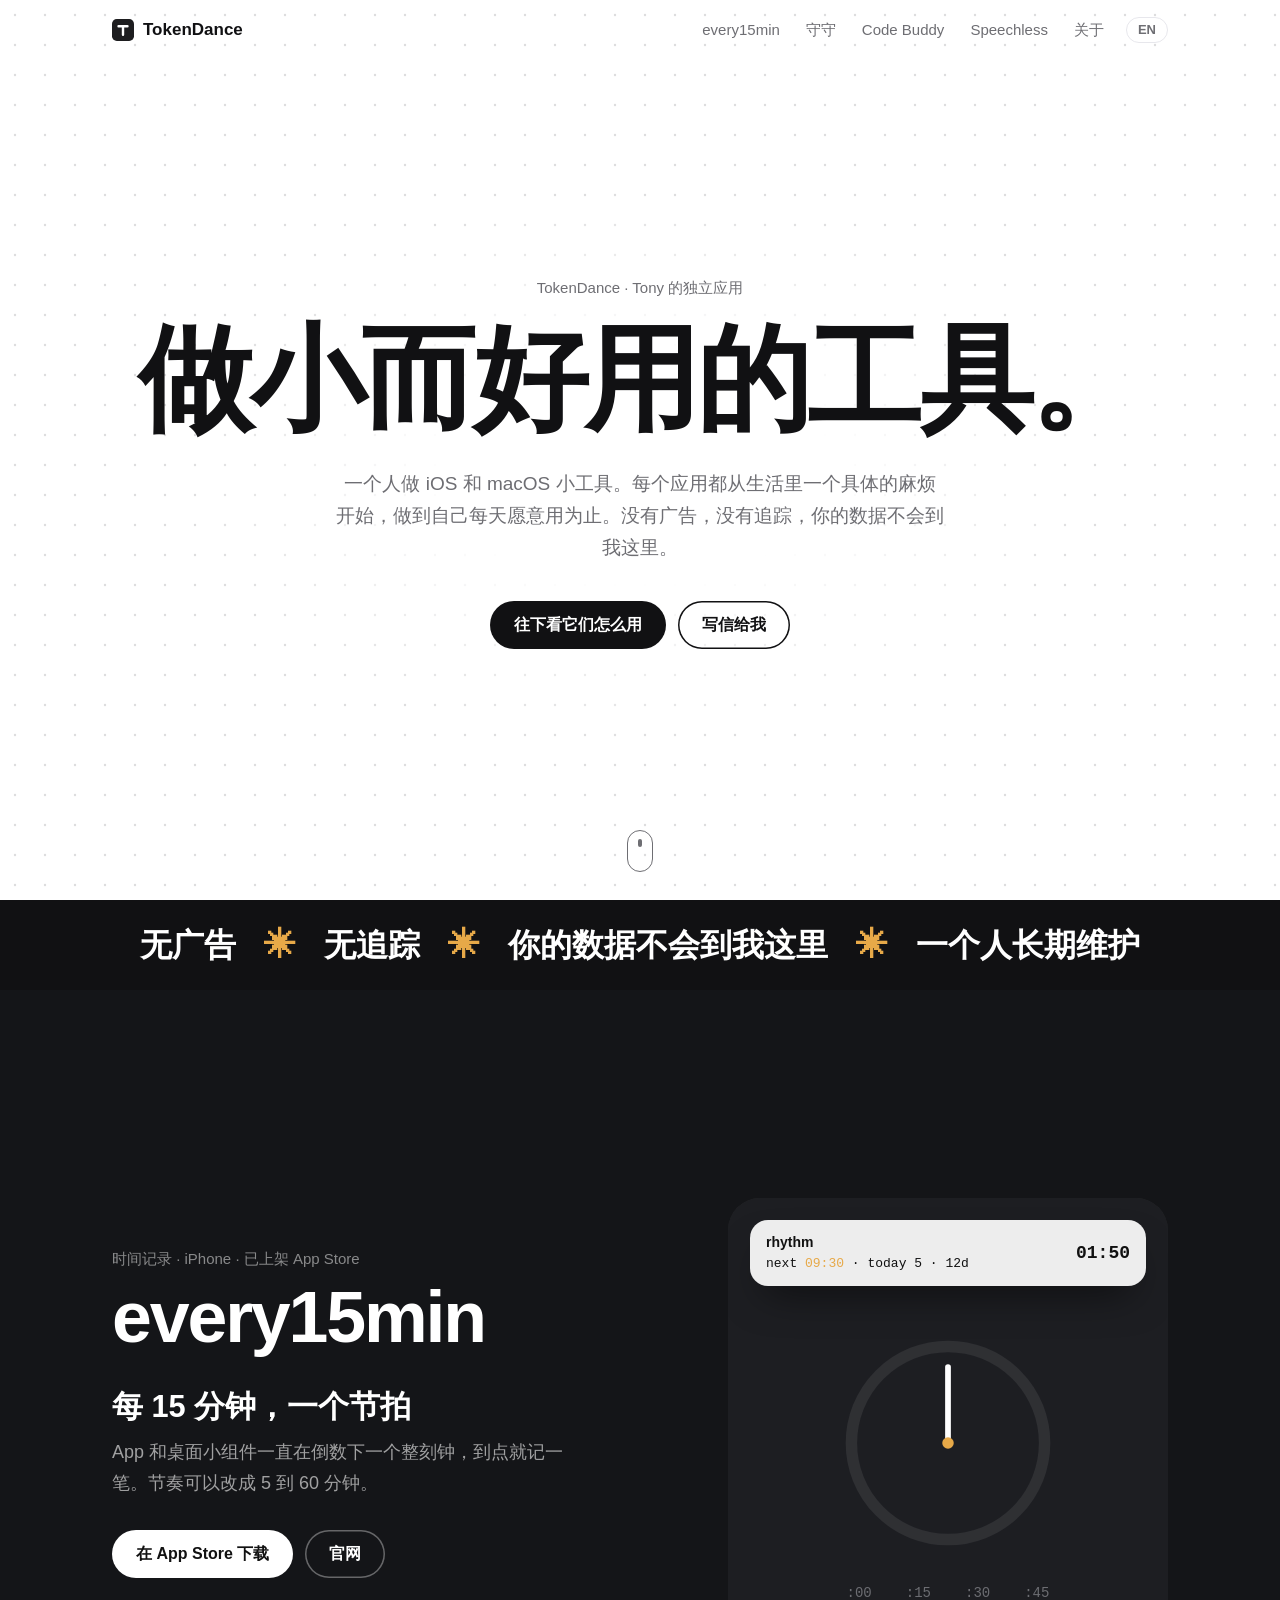
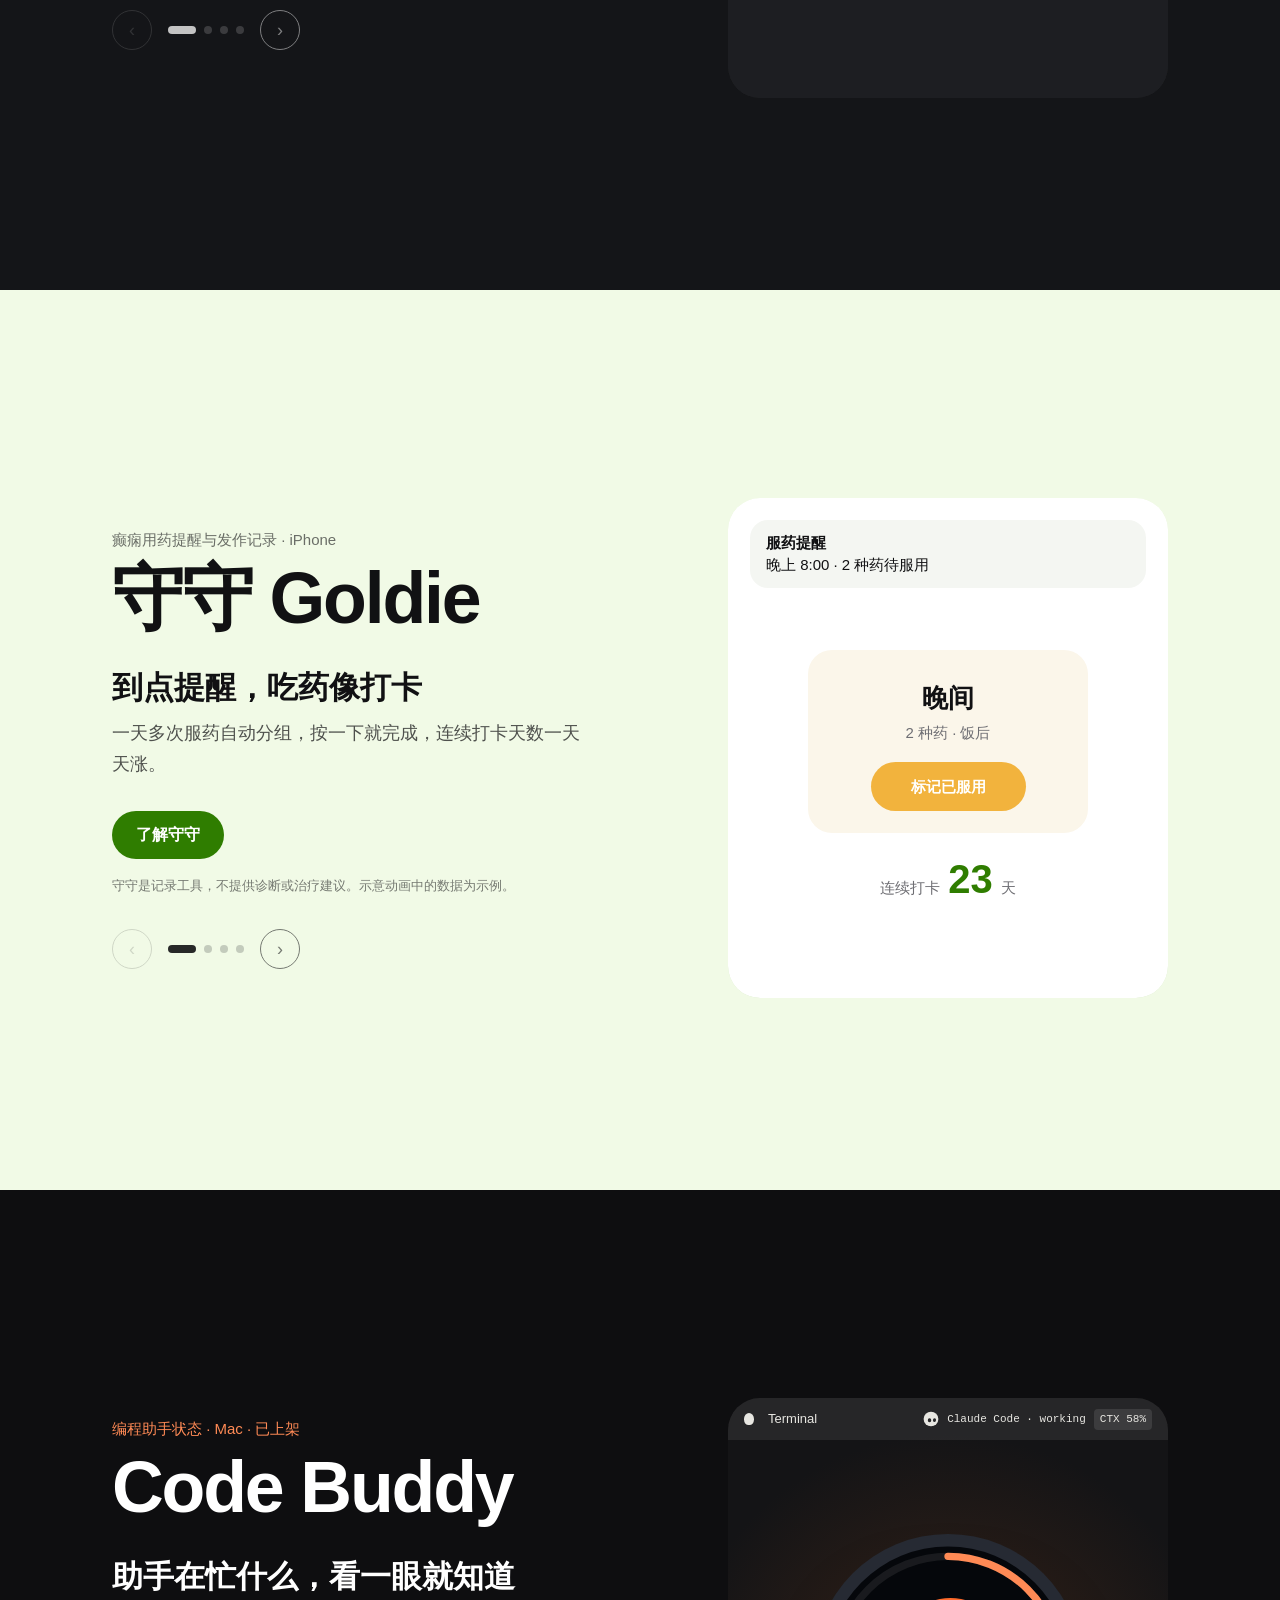
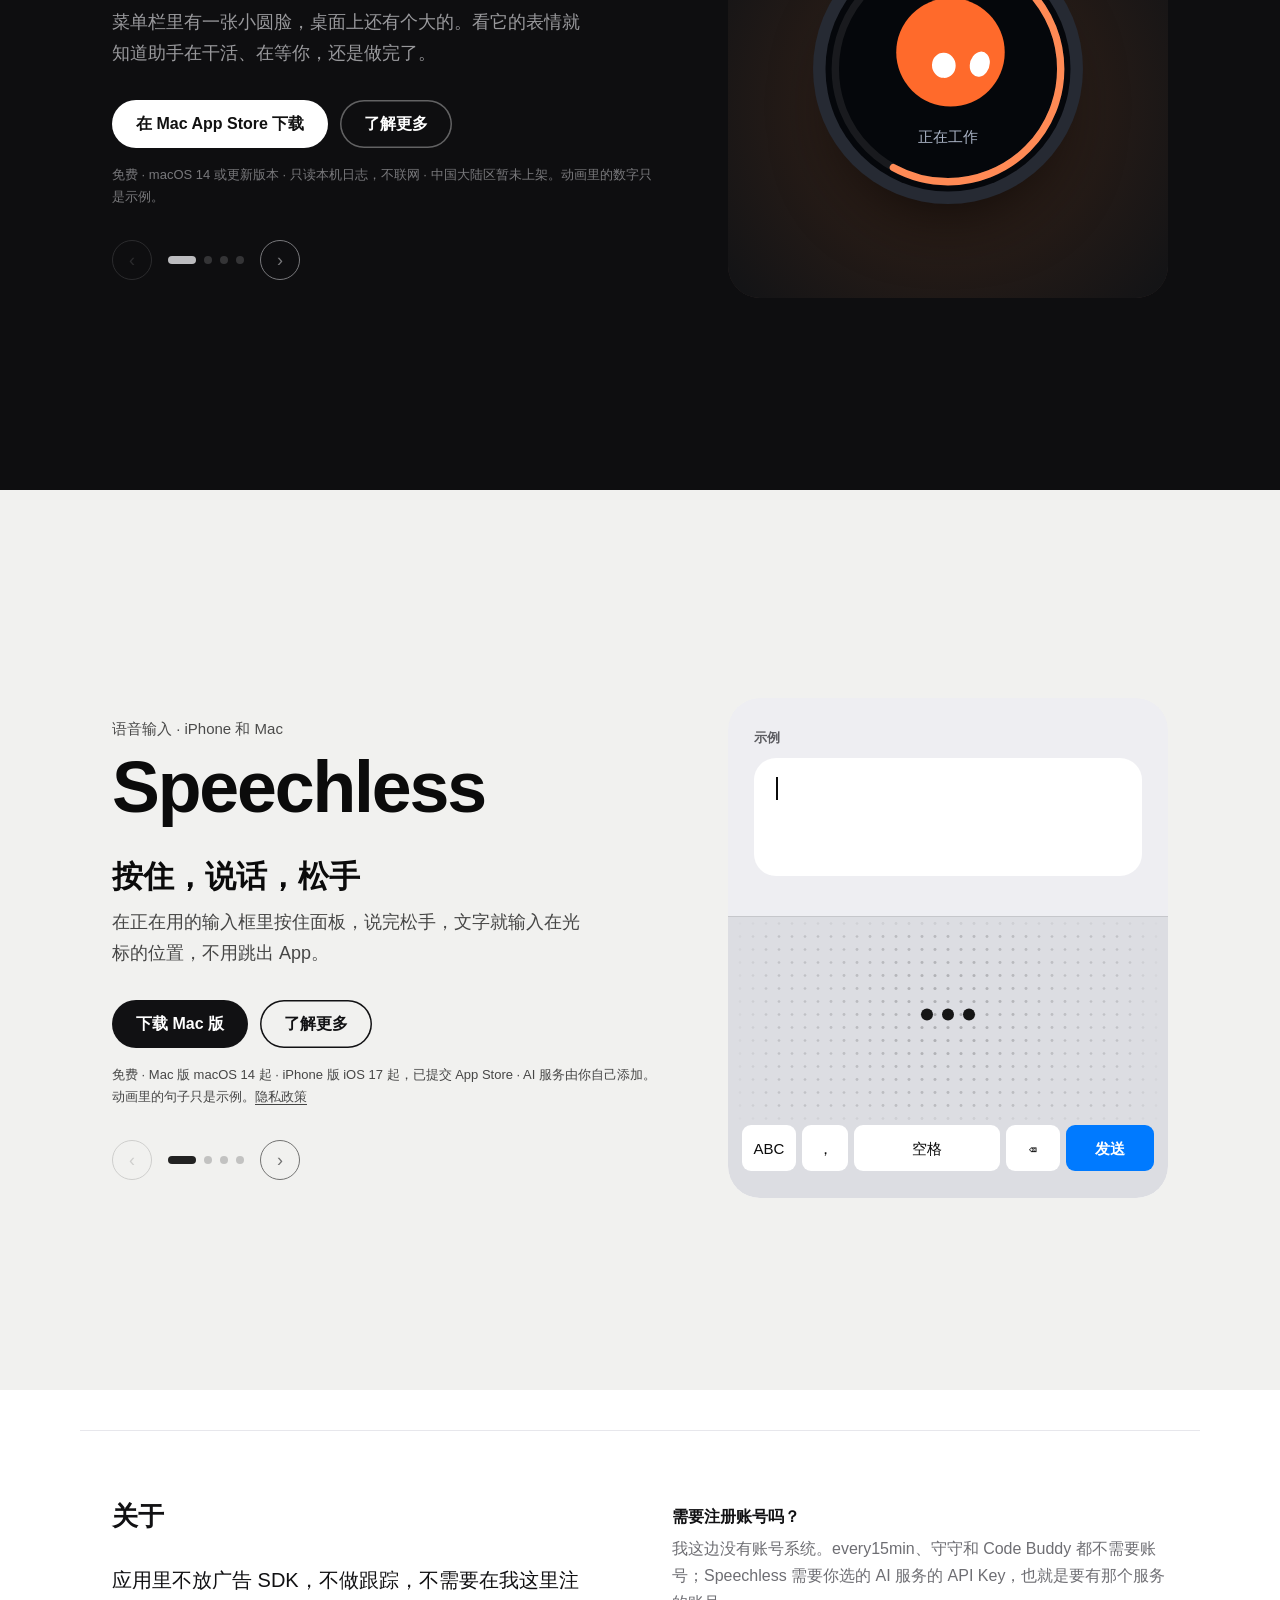
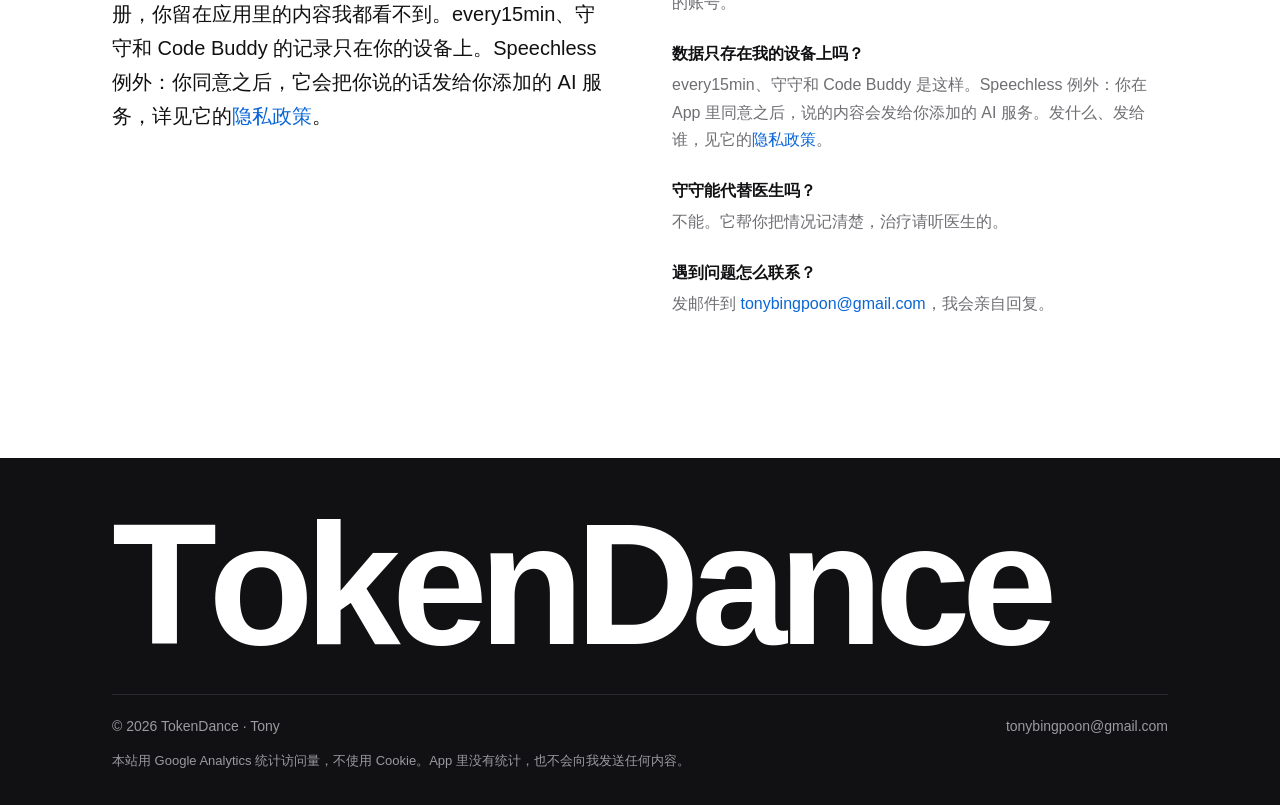
<file: zh/index.html>
<!doctype html>
<html lang="zh-CN">
  <head>
    <meta charset="UTF-8" />
    <meta name="viewport" content="width=device-width, initial-scale=1" />
    <title>TokenDance · 独立开发的 iOS 与 macOS 小工具</title>
    <meta
      name="description"
      content="TokenDance 是独立开发者 Tony 的应用合集：every15min 终端风格时间记录、守守 Goldie 癫痫用药提醒与发作记录、Mac 菜单栏编程伙伴 Code Buddy（已上架 Mac App Store），以及 iPhone 和 Mac 语音输入 Speechless。无广告、无追踪。"
    />
    <meta name="author" content="Tony" />
    <meta
      name="robots"
      content="index, follow, max-image-preview:large, max-snippet:-1"
    />
    <meta name="theme-color" content="#ffffff" />
    <link rel="canonical" href="https://tokendance.life/zh/" />
    <link rel="alternate" hreflang="en" href="https://tokendance.life/" />
    <link rel="alternate" hreflang="zh-CN" href="https://tokendance.life/zh/" />
    <link rel="alternate" hreflang="x-default" href="https://tokendance.life/" />
    <link rel="icon" type="image/svg+xml" href="/favicon.svg?v=20261022b" />
    <link rel="apple-touch-icon" href="/apple-touch-icon.png?v=20261022b" />
    <script>document.documentElement.classList.add("js")</script>
    <link rel="stylesheet" href="/styles.css?v=20261125b" />

    <meta property="og:type" content="website" />
    <meta property="og:site_name" content="TokenDance" />
    <meta property="og:locale" content="zh_CN" />
    <meta property="og:title" content="TokenDance · 独立开发的 iOS 与 macOS 小工具" />
    <meta
      property="og:description"
      content="every15min、守守 Goldie、Code Buddy、Speechless。无广告、无追踪。"
    />
    <meta property="og:url" content="https://tokendance.life/zh/" />
    <meta property="og:locale:alternate" content="en_US" />
    <meta property="og:image" content="https://tokendance.life/assets/og-tokendance.png" />
    <meta property="og:image:width" content="1200" />
    <meta property="og:image:height" content="630" />
    <meta property="og:image:alt" content="TokenDance：every15min 与守守 Goldie 的应用图标" />
    <meta name="twitter:card" content="summary_large_image" />
    <meta name="twitter:title" content="TokenDance · 独立开发的 iOS 与 macOS 小工具" />
    <meta
      name="twitter:description"
      content="every15min、守守 Goldie、Code Buddy、Speechless。无广告、无追踪。"
    />
    <meta name="twitter:image" content="https://tokendance.life/assets/og-tokendance.png" />

    <script type="application/ld+json">
      {
        "@context": "https://schema.org",
        "@graph": [
          {
            "@type": "Organization",
            "@id": "https://tokendance.life/#organization",
            "name": "TokenDance",
            "url": "https://tokendance.life/",
            "logo": "https://tokendance.life/apple-touch-icon.png",
            "email": "tonybingpoon@gmail.com",
            "founder": {
              "@type": "Person",
              "name": "Tony"
            }
          },
          {
            "@type": "WebSite",
            "@id": "https://tokendance.life/zh/#website",
            "url": "https://tokendance.life/zh/",
            "name": "TokenDance",
            "description": "独立开发的 iOS 与 macOS 小工具",
            "inLanguage": "zh-CN",
            "publisher": {
              "@id": "https://tokendance.life/#organization"
            }
          },
          {
            "@type": "ItemList",
            "@id": "https://tokendance.life/zh/#apps",
            "name": "TokenDance 应用",
            "itemListElement": [
              {
                "@type": "ListItem",
                "position": 1,
                "item": {
                  "@type": "SoftwareApplication",
                  "name": "every15min",
                  "url": "https://every15min.tokendance.life/",
                  "sameAs": "https://apps.apple.com/app/id6801988119",
                  "image": "https://tokendance.life/assets/apps/every15min-icon.webp",
                  "applicationCategory": "LifestyleApplication",
                  "operatingSystem": "iOS",
                  "description": "终端风格的时间记录应用：按 15 分钟节奏记一行，用标签、日历和搜索回看一天。",
                  "publisher": {
                    "@id": "https://tokendance.life/#organization"
                  }
                }
              },
              {
                "@type": "ListItem",
                "position": 2,
                "item": {
                  "@type": "SoftwareApplication",
                  "name": "守守 Goldie",
                  "alternateName": "守守-癫痫用药提醒与发作记录",
                  "url": "https://goldie.tokendance.life/",
                  "image": "https://tokendance.life/assets/apps/goldie-icon.webp",
                  "applicationCategory": "HealthApplication",
                  "operatingSystem": "iOS",
                  "description": "癫痫用药提醒与发作记录：吃药打卡、发作记录、距上次发作天数、复诊资料、放松练习与紧急求助。无账号、无广告、无追踪。",
                  "publisher": {
                    "@id": "https://tokendance.life/#organization"
                  }
                }
              },
              {
                "@type": "ListItem",
                "position": 3,
                "item": {
                  "@type": "SoftwareApplication",
                  "name": "Code Buddy",
                  "url": "https://tokendance.life/code-buddy/",
                  "image": "https://tokendance.life/assets/apps/code-buddy-icon.svg",
                  "applicationCategory": "DeveloperApplication",
                  "operatingSystem": "macOS 14 或更新版本",
                  "description": "Mac 菜单栏里的编程伙伴：看表情就知道 Claude Code、Codex、Grok、Cursor 在干活、在等你确认还是已经做完，还能看 token 用量和估算花费。本机运行，不联网。",
                  "publisher": {
                    "@id": "https://tokendance.life/#organization"
                  },
                  "sameAs": "https://apps.apple.com/app/code-buddy-agent-status/id6825784479",
                  "downloadUrl": "https://apps.apple.com/app/code-buddy-agent-status/id6825784479",
                  "offers": {
                    "@type": "Offer",
                    "price": "0",
                    "priceCurrency": "USD"
                  },
                  "softwareVersion": "1.0.0"
                }
              },
              {
                "@type": "ListItem",
                "position": 4,
                "item": {
                  "@type": "SoftwareApplication",
                  "name": "Speechless",
                  "alternateName": "Speechless 语音键盘",
                  "url": "https://tokendance.life/speechless/",
                  "image": "https://tokendance.life/assets/apps/speechless-icon.webp",
                  "applicationCategory": "UtilitiesApplication",
                  "operatingSystem": "iOS 17 或更新版本，macOS 14 或更新版本",
                  "downloadUrl": "https://tokendance.life/zh/speechless/#mac",
                  "description": "iPhone 和 Mac 语音输入：按住说话，松手，文字就输入在光标的位置。Mac 版可以直接下载，iPhone 版已提交 App Store。AI 服务用你自己的，填自己的 API Key。",
                  "publisher": {
                    "@id": "https://tokendance.life/#organization"
                  }
                }
              }
            ]
          },
          {
            "@type": "FAQPage",
            "@id": "https://tokendance.life/zh/#faq",
            "mainEntity": [
              {
                "@type": "Question",
                "name": "需要注册账号吗？",
                "acceptedAnswer": {
                  "@type": "Answer",
                  "text": "我这边没有账号系统。every15min、守守和 Code Buddy 都不需要账号；Speechless 需要你选的 AI 服务的 API Key，也就是要有那个服务的账号。"
                }
              },
              {
                "@type": "Question",
                "name": "数据只存在我的设备上吗？",
                "acceptedAnswer": {
                  "@type": "Answer",
                  "text": "every15min、守守和 Code Buddy 是这样。Speechless 例外：你在 App 里同意之后，说的内容会发给你添加的 AI 服务。发什么、发给谁，见它的隐私政策：https://tokendance.life/zh/speechless/privacy.html"
                }
              },
              {
                "@type": "Question",
                "name": "守守 Goldie 能代替医生吗？",
                "acceptedAnswer": {
                  "@type": "Answer",
                  "text": "不能。守守是用药提醒和记录工具，帮你在复诊时把情况说清楚，不提供诊断或治疗建议。"
                }
              },
              {
                "@type": "Question",
                "name": "遇到问题怎么联系？",
                "acceptedAnswer": {
                  "@type": "Answer",
                  "text": "发邮件到 tonybingpoon@gmail.com，我会亲自回复。"
                }
              }
            ]
          }
        ]
      }
    </script>
  </head>
  <body>
    <a class="skip-link" href="#main">跳到主要内容</a>
    <header class="site-header" id="site-header">
      <div class="wrap header-inner">
        <a class="brand" href="/zh/">
          <img src="/favicon.svg?v=20261022b" width="22" height="22" alt="" />TokenDance
        </a>
        <nav aria-label="主导航">
          <a href="#every15min">every15min</a>
          <a href="#goldie">守守</a>
          <a href="#code-buddy">Code Buddy</a>
          <a href="#speechless">Speechless</a>
          <a href="#about">关于</a>
        </nav>
        <a class="lang" href="/" hreflang="en" lang="en">EN</a>
      </div>
    </header>

    <main id="main">
      <section class="hero" id="island" aria-labelledby="hero-title">
        <canvas class="dots" id="dots" aria-hidden="true"></canvas>
        <div class="hero-inner wrap">
          <p class="hero-eyebrow" data-reveal>TokenDance · Tony 的独立应用</p>
          <h1 id="hero-title" data-split>做小而好用的工具。</h1>
          <p class="hero-lead" data-reveal style="--d: 0.5s">
            一个人做 iOS 和 macOS 小工具。每个应用都从生活里一个具体的麻烦开始，做到自己每天愿意用为止。没有广告，没有追踪，你的数据不会到我这里。
          </p>
          <div class="hero-cta" data-reveal style="--d: 0.65s">
            <a class="btn btn-dark magnetic" href="#every15min">往下看它们怎么用</a>
            <a class="btn btn-line magnetic" href="mailto:tonybingpoon@gmail.com">写信给我</a>
          </div>
        </div>
        <a class="scroll-hint" href="#residents" aria-label="向下滚动"><span></span></a>
      </section>

      <div class="marquee" aria-hidden="true">
        <div class="marquee-track">
          <span>无广告</span><i>✳</i><span>无追踪</span><i>✳</i><span>你的数据不会到我这里</span><i>✳</i><span>一个人长期维护</span>
        </div>
      </div>

      <div id="residents">
        <!-- every15min: four scenes, changed by swiping sideways -->
        <section class="story e15" id="every15min" data-story="e15" aria-labelledby="t-every15min">
          <div class="story-track" style="--n: 4">
            <div class="story-sticky">
              <div class="wrap story-grid">
                <div class="story-copy">
                  <p class="story-kicker">时间记录 · iPhone · 已上架 App Store</p>
                  <h2 id="t-every15min">every15min</h2>
                  <ol class="story-steps">
                    <li class="is-on"><h3>每 15 分钟，一个节拍</h3><p>App 和桌面小组件一直在倒数下一个整刻钟，到点就记一笔。节奏可以改成 5 到 60 分钟。</p></li>
                    <li><h3>敲一行，就记下了</h3><p>像在终端里输入一样，写一句话、加个标签，时间戳自动记上。</p></li>
                    <li><h3>一天过完，时间去哪一目了然</h3><p>24 小时时间轴标出记过的时段，标签统计告诉你时间花在了哪里。</p></li>
                    <li><h3>想找什么，find 一下</h3><p>输入 <code>find #work</code>，相关记录立刻筛出来。</p></li>
                  </ol>
                  <div class="story-cta">
                    <a class="btn btn-light magnetic" href="https://apps.apple.com/app/id6801988119" rel="noopener" target="_blank">在 App Store 下载</a>
                    <a class="btn btn-ghost-dark magnetic" href="https://every15min.tokendance.life/">官网</a>
                  </div>
                  <div class="story-dots" aria-hidden="true"><i class="is-on"></i><i></i><i></i><i></i></div>
                </div>

                <div class="stage" aria-hidden="true">
                  <div class="stage-box e15-box" data-scene="0">
                    <div class="s s0">
                      <div class="notif"><b>rhythm</b><span>next <em class="t-amb">09:30</em> · today 5 · 12d</span><small id="e15-left">01:50</small></div>
                      <div class="clock">
                        <svg viewBox="0 0 200 200">
                          <circle cx="100" cy="100" r="84" class="clock-track" />
                          <path class="q q1" d="M100 16 A84 84 0 0 1 184 100" />
                          <path class="q q2" d="M184 100 A84 84 0 0 1 100 184" />
                          <path class="q q3" d="M100 184 A84 84 0 0 1 16 100" />
                          <path class="q q4" d="M16 100 A84 84 0 0 1 100 16" />
                          <line class="hand" x1="100" y1="100" x2="100" y2="34" />
                          <circle cx="100" cy="100" r="5" class="hub" />
                        </svg>
                      </div>
                      <div class="quarters"><span>:00</span><span>:15</span><span>:30</span><span>:45</span></div>
                    </div>

                    <div class="s s1">
                      <div class="mini-head"><span class="t-acc">every15min</span> · today <span class="t-amb" id="e15-count">0</span></div>
                      <ol class="mini-log" id="e15-log"></ol>
                      <div class="mini-input"><span class="t-acc">$</span> <span id="e15-typing"></span><i class="caret"></i></div>
                    </div>

                    <div class="s s2">
                      <p class="mini-label">24h 时间轴</p>
                      <div class="day-bar">
                        <i></i><i></i><i></i><i></i><i></i><i></i><i></i><i class="f"></i><i class="f"></i><i class="f"></i><i class="f"></i><i class="f"></i><i class="f"></i><i></i><i class="f"></i><i class="f"></i><i></i><i class="f"></i><i></i><i></i><i class="f"></i><i class="f"></i><i></i><i></i>
                      </div>
                      <div class="day-axis"><span>0</span><span>6</span><span>12</span><span>18</span><span>24</span></div>
                      <p class="mini-label">标签统计</p>
                      <ul class="tag-bars">
                        <li><span>#work</span><b style="--w: 92%"></b><em>×9</em></li>
                        <li><span>#coffee</span><b style="--w: 38%"></b><em>×3</em></li>
                        <li><span>#read</span><b style="--w: 26%"></b><em>×2</em></li>
                        <li><span>#wake</span><b style="--w: 12%"></b><em>×1</em></li>
                      </ul>
                    </div>

                    <div class="s s3">
                      <div class="mini-input find"><span class="t-acc">:</span> <span class="find-text">find #work</span></div>
                      <ol class="find-list">
                        <li><span class="tm">07:42</span>inbox to 3. quiet morning. <u>#wake</u></li>
                        <li class="hit"><span class="tm">09:30</span>standup, pushed fix. <u>#work</u></li>
                        <li><span class="tm">12:42</span>午饭，顺便散步。 <u>#lunch</u></li>
                        <li class="hit"><span class="tm">14:08</span>refactor plan on a napkin. <u>#work</u></li>
                        <li><span class="tm">15:06</span>路上看到很好看的光。</li>
                        <li class="hit"><span class="tm">16:30</span>review PR, ship it. <u>#work</u></li>
                      </ol>
                      <p class="find-result">3 matches</p>
                    </div>
                  </div>
                </div>
              </div>
            </div>
          </div>
        </section>

        <!-- Goldie: four scenes, changed by swiping sideways -->
        <section class="story goldie" id="goldie" data-story="goldie" aria-labelledby="t-goldie">
          <div class="story-track" style="--n: 4">
            <div class="story-sticky">
              <div class="wrap story-grid">
                <div class="story-copy">
                  <p class="story-kicker">癫痫用药提醒与发作记录 · iPhone</p>
                  <h2 id="t-goldie">守守 Goldie</h2>
                  <ol class="story-steps">
                    <li class="is-on"><h3>到点提醒，吃药像打卡</h3><p>一天多次服药自动分组，按一下就完成，连续打卡天数一天天涨。</p></li>
                    <li><h3>发作后，点几下就记清楚</h3><p>按步骤点选发作时间、严重程度、时长、可能诱因和意识状态，复诊时说得清楚。</p></li>
                    <li><h3>数平安的日子，而不是数发作</h3><p>首页显示距离上次发作已经多少天，每一个平稳的日子都看得见。</p></li>
                    <li><h3>紧急时，让身边的人知道怎么帮你</h3><p>紧急求助页一键复制癫痫说明文本，一键拨打急救电话或紧急联系人。</p></li>
                  </ol>
                  <div class="story-cta">
                    <a class="btn btn-goldie magnetic" href="https://goldie.tokendance.life/">了解守守</a>
                  </div>
                  <p class="story-fine">守守是记录工具，不提供诊断或治疗建议。示意动画中的数据为示例。</p>
                  <div class="story-dots" aria-hidden="true"><i class="is-on"></i><i></i><i></i><i></i></div>
                </div>

                <div class="stage" aria-hidden="true">
                  <div class="stage-box g-box" data-scene="0">
                    <div class="s s0">
                      <div class="g-notif"><b>服药提醒</b><span>晚上 8:00 · 2 种药待服用</span></div>
                      <div class="dose">
                        <p class="dose-time">晚间</p>
                        <p class="dose-name">2 种药 · 饭后</p>
                        <span class="dose-btn">标记已服用</span>
                        <svg class="check" viewBox="0 0 52 52"><circle cx="26" cy="26" r="24" /><path d="M15 27l7 7 15-16" /></svg>
                      </div>
                      <div class="streak"><span>连续打卡</span><b><em class="old">23</em><em class="new">24</em></b><span>天</span></div>
                      <div class="burst"><i></i><i></i><i></i><i></i><i></i><i></i><i></i><i></i></div>
                    </div>

                    <div class="s s1">
                      <p class="rec-label">记录发作</p>
                      <div class="wiz-bar"><i></i><i></i><i></i><i></i><i></i></div>
                      <p class="wiz-step" id="g-step">发作时间</p>
                      <div class="chips" id="g-chips"></div>
                      <p class="saved">已保存</p>
                    </div>

                    <div class="s s2">
                      <div class="ring">
                        <svg viewBox="0 0 200 200"><circle cx="100" cy="100" r="86" class="ring-bg" /><circle cx="100" cy="100" r="86" class="ring-fg" /></svg>
                        <div class="ring-num"><span>距上次发作</span><b id="g-days">0</b><span>天</span></div>
                      </div>
                      <div class="cal">
                        <i></i><i></i><i></i><i></i><i></i><i></i><i></i><i></i><i></i><i></i><i></i><i></i><i></i><i></i><i></i><i></i><i></i><i></i><i></i><i></i><i></i><i></i><i></i><i></i><i></i><i></i><i></i><i></i>
                      </div>
                    </div>

                    <div class="s s3">
                      <div class="sos-card">
                        <p class="sos-title">紧急求助</p>
                        <p><span>急救信息</span>我有癫痫。发作时请让我侧躺，不要往嘴里塞东西，记下发作时间。</p>
                        <p class="copied">癫痫说明文本已复制到剪贴板</p>
                      </div>
                      <div class="call"><span class="call-btn">拨打 120 急救电话</span><i></i><i></i></div>
                    </div>
                  </div>
                </div>
              </div>
            </div>
          </div>
        </section>

        <!-- Code Buddy: four scenes, changed by swiping sideways -->
        <section class="story cbx" id="code-buddy" data-story="cbx" aria-labelledby="t-code-buddy">
          <div class="story-track" id="coming" style="--n: 4">
            <div class="story-sticky">
              <div class="wrap story-grid">
                <div class="story-copy">
                  <p class="story-kicker">编程助手状态 · Mac · 已上架</p>
                  <h2 id="t-code-buddy">Code Buddy</h2>
                  <ol class="story-steps">
                    <li class="is-on"><h3>助手在忙什么，看一眼就知道</h3><p>菜单栏里有一张小圆脸，桌面上还有个大的。看它的表情就知道助手在干活、在等你，还是做完了。</p></li>
                    <li><h3>需要你的时候，它会抬头看你</h3><p>Claude Code 停下来等你批准时，小圆脸马上抬头看你，不用每分钟去翻终端。</p></li>
                    <li><h3>四个助手，一张脸</h3><p>Claude Code、Codex、Grok、Cursor 可以同时开。小圆脸显示最需要你的那个，菜单栏显示有几个在忙。</p></li>
                    <li><h3>用量和花费，按工具分开算</h3><p>今天、7 天、30 天的 token 和估算花费按工具分开列，还能看 Codex 额度还剩多少。Cursor 只显示状态。</p></li>
                  </ol>
                  <div class="story-cta">
                    <a class="btn btn-light magnetic" href="https://apps.apple.com/app/code-buddy-agent-status/id6825784479" rel="noopener" target="_blank">在 Mac App Store 下载</a>
                    <a class="btn btn-ghost-dark magnetic" href="/zh/code-buddy/">了解更多</a>
                  </div>
                  <p class="story-fine">免费 · macOS 14 或更新版本 · 只读本机日志，不联网 · 中国大陆区暂未上架。动画里的数字只是示例。</p>
                  <div class="story-dots" aria-hidden="true"><i class="is-on"></i><i></i><i></i><i></i></div>
                </div>

                <div class="stage" aria-hidden="true">
                  <div class="stage-box cbx-box" data-scene="0">
                    <div class="s s0">
                      <div class="demo cb" id="cbx-menu">
                        <div class="cb-menubar"><span class="cb-apple"></span><span>Terminal</span><span class="cb-right"><svg class="cb-icon" viewBox="0 0 200 200"></svg><span id="cb-status">Claude Code · working</span><span class="cb-ctx" id="cb-ctx">CTX 34%</span></span></div>
                        <div class="cb-device">
                          <svg class="cb-ring" viewBox="0 0 200 200"><circle cx="100" cy="100" r="92" class="cb-ring-bg" /><circle cx="100" cy="100" r="92" class="cb-ring-fg" id="cb-ring" /></svg>
                          <svg class="cb-face" viewBox="0 0 200 200"></svg>
                          <p class="cb-label" id="cb-label">正在工作</p>
                          <span class="cb-z">z</span>
                          <span class="cb-tap"></span>
                        </div>
                      </div>
                    </div>

                    <div class="s s1">
                      <div class="cbx-term">
                        <p class="cbx-bar"><i></i><i></i><i></i><span>终端 — buddy</span></p>
                        <ol id="cbx-term"></ol>
                      </div>
                      <div class="cbx-who"><svg class="cbx-face" viewBox="0 0 200 200"></svg><p id="cbx-cap"></p></div>
                    </div>

                    <div class="s s2">
                      <div class="cbx-pick"><span class="cbx-busy" id="cbx-busy"></span><svg class="cbx-face" viewBox="0 0 200 200"></svg><p id="cbx-why"></p></div>
                      <ul class="cbx-agents">
                        <li data-name="Claude Code" data-project="buddy"><i></i><b>Claude Code</b><span></span></li>
                        <li data-name="Codex" data-project="api"><i></i><b>Codex</b><span></span></li>
                        <li data-name="Grok" data-project="site"><i></i><b>Grok</b><span></span></li>
                        <li data-name="Cursor" data-project="app"><i></i><b>Cursor</b><span></span></li>
                      </ul>
                    </div>

                    <div class="s s3">
                      <p class="cbx-label">今天 · 估算花费</p>
                      <p class="cbx-spend" id="cbx-spend">$0.00</p>
                      <p class="cbx-split">Claude Code $17.32 · Codex $1.30 · Grok $0.00</p>
                      <div class="cbx-bars"><i style="--h: 40%"></i><i style="--h: 8%"></i><i style="--h: 22%"></i><i style="--h: 38%"></i><i style="--h: 66%"></i><i style="--h: 44%"></i><i style="--h: 72%"></i></div>
                      <div class="cbx-meter"><p><span>Codex · 5 小时额度</span><b>剩 58%</b></p><div><i style="--w: 58%"></i></div></div>
                      <div class="cbx-meter"><p><span>Codex · 每周额度</span><b>剩 82%</b></p><div><i style="--w: 82%"></i></div></div>
                    </div>
                  </div>
                </div>
              </div>
            </div>
          </div>
        </section>

        <!-- Speechless: four scenes, changed by swiping sideways -->
        <section class="story spx" id="speechless" data-story="spx" aria-labelledby="t-speechless">
          <div class="story-track" style="--n: 4">
            <div class="story-sticky">
              <div class="wrap story-grid">
                <div class="story-copy">
                  <p class="story-kicker">语音输入 · iPhone 和 Mac</p>
                  <h2 id="t-speechless">Speechless</h2>
                  <ol class="story-steps">
                    <li class="is-on"><h3>按住，说话，松手</h3><p>在正在用的输入框里按住面板，说完松手，文字就输入在光标的位置，不用跳出 App。</p></li>
                    <li><h3>平时怎么说，就怎么说</h3><p>一句话里可以中英混说。口头禅和说错重来的部分会去掉，标点会补好。它不是每次都对。</p></li>
                    <li><h3>上滑发送，或者取消</h3><p>按住时上滑：左边取消，右边松手就发，要输入框有发送键。点 ABC 切到普通打字。</p></li>
                    <li><h3>AI 服务，用你自己的</h3><p>用自己的 API Key 添加服务。你说的内容只发给你添加并同意的服务，你打的字不会发送。</p></li>
                  </ol>
                  <div class="story-cta">
                    <a class="btn btn-dark magnetic" href="/zh/speechless/#mac">下载 Mac 版</a>
                    <a class="btn btn-line magnetic" href="/zh/speechless/">了解更多</a>
                  </div>
                  <p class="story-fine">免费 · Mac 版 macOS 14 起 · iPhone 版 iOS 17 起，已提交 App Store · AI 服务由你自己添加。动画里的句子只是示例。<a href="/zh/speechless/privacy.html">隐私政策</a></p>
                  <div class="story-dots" aria-hidden="true"><i class="is-on"></i><i></i><i></i><i></i></div>
                </div>

                <div class="stage" aria-hidden="true">
                  <div class="stage-box spx-box" data-scene="0">
                    <div class="s s0">
                      <div class="spx-field"><small>示例</small><p><span id="spx-text"></span><i></i></p></div>
                      <div class="spx-kb"><canvas id="spx-pad"></canvas><div class="spx-keys"><span>ABC</span><span>，</span><span>空格</span><span>⌫</span><span class="go">发送</span></div></div>
                    </div>

                    <div class="s s1">
                      <p class="spx-label">你说</p>
                      <p class="spx-said"><s>嗯</s>帮我 review 一下<s>那个那个</s>首页的 PR <s>呃</s> merge 之前跑一下 test</p>
                      <p class="spx-ell"><i></i><i></i><i></i></p>
                      <p class="spx-label">它输入</p>
                      <p class="spx-typed">帮我 review 一下首页的 PR，merge 之前跑一下 test。</p>
                    </div>

                    <div class="s s2">
                      <div class="spx-chat"><small>示例</small><p id="spx-bubble">我晚十分钟到，你们先开始，不用等我。</p></div>
                      <div class="spx-kb"><div class="spx-zones"><span class="l">✕ 取消</span><span class="r">↑ 松手发送</span></div><canvas id="spx-pad2"></canvas><i class="spx-thumb"></i><div class="spx-keys"><span>ABC</span><span>，</span><span>空格</span><span>⌫</span><span class="go">发送</span></div></div>
                    </div>

                    <div class="s s3">
                      <div class="spx-node"><b>你的 iPhone</b><span>用你自己的 API Key</span></div>
                      <i class="spx-wire"></i>
                      <div class="spx-pairs"><div class="spx-node"><b>识别</b><span>收到录音</span></div><div class="spx-node"><b>整理</b><span>收到文字</span></div></div>
                      <p class="spx-none">中间没有我的服务器。</p>
                    </div>
                  </div>
                </div>
              </div>
            </div>
          </div>
        </section>
      </div>


      <section class="about" id="about" aria-labelledby="about-title">
        <div class="wrap about-cols">
          <div>
            <h2 id="about-title" data-split>关于</h2>
            <p class="about-lead" data-reveal>
              应用里不放广告 SDK，不做跟踪，不需要在我这里注册，你留在应用里的内容我都看不到。every15min、守守和 Code Buddy 的记录只在你的设备上。Speechless 例外：你同意之后，它会把你说的话发给你添加的 AI 服务，详见它的<a href="/zh/speechless/privacy.html">隐私政策</a>。
            </p>
          </div>
          <dl id="faq" data-reveal style="--d: 0.1s">
            <dt>需要注册账号吗？</dt>
            <dd>我这边没有账号系统。every15min、守守和 Code Buddy 都不需要账号；Speechless 需要你选的 AI 服务的 API Key，也就是要有那个服务的账号。</dd>
            <dt>数据只存在我的设备上吗？</dt>
            <dd>every15min、守守和 Code Buddy 是这样。Speechless 例外：你在 App 里同意之后，说的内容会发给你添加的 AI 服务。发什么、发给谁，见它的<a href="/zh/speechless/privacy.html">隐私政策</a>。</dd>
            <dt>守守能代替医生吗？</dt>
            <dd>不能。它帮你把情况记清楚，治疗请听医生的。</dd>
            <dt>遇到问题怎么联系？</dt>
            <dd>发邮件到 <a href="mailto:tonybingpoon@gmail.com">tonybingpoon@gmail.com</a>，我会亲自回复。</dd>
          </dl>
        </div>
      </section>
    </main>

    <footer class="site-footer">
      <div class="wrap">
        <p class="wordmark" id="wordmark" aria-label="TokenDance">TokenDance</p>
        <div class="footer-row">
          <span>© 2026 TokenDance · Tony</span>
          <a href="mailto:tonybingpoon@gmail.com">tonybingpoon@gmail.com</a>
        </div>
        <p class="footer-note">本站用 Google Analytics 统计访问量，不使用 Cookie。App 里没有统计，也不会向我发送任何内容。</p>
      </div>
    </footer>
    <script src="/analytics.js?v=20261022"></script>
    <script type="module" src="https://static.cloudflareinsights.com/beacon.min.js" data-cf-beacon='{"token": "4b91ff1dcc4a41f580444839873ea623"}'></script>
    <script src="/speechless/pad.js?v=20261125a" defer></script>
    <script src="/app.js?v=20261124a" defer></script>
  </body>
</html>
</file>
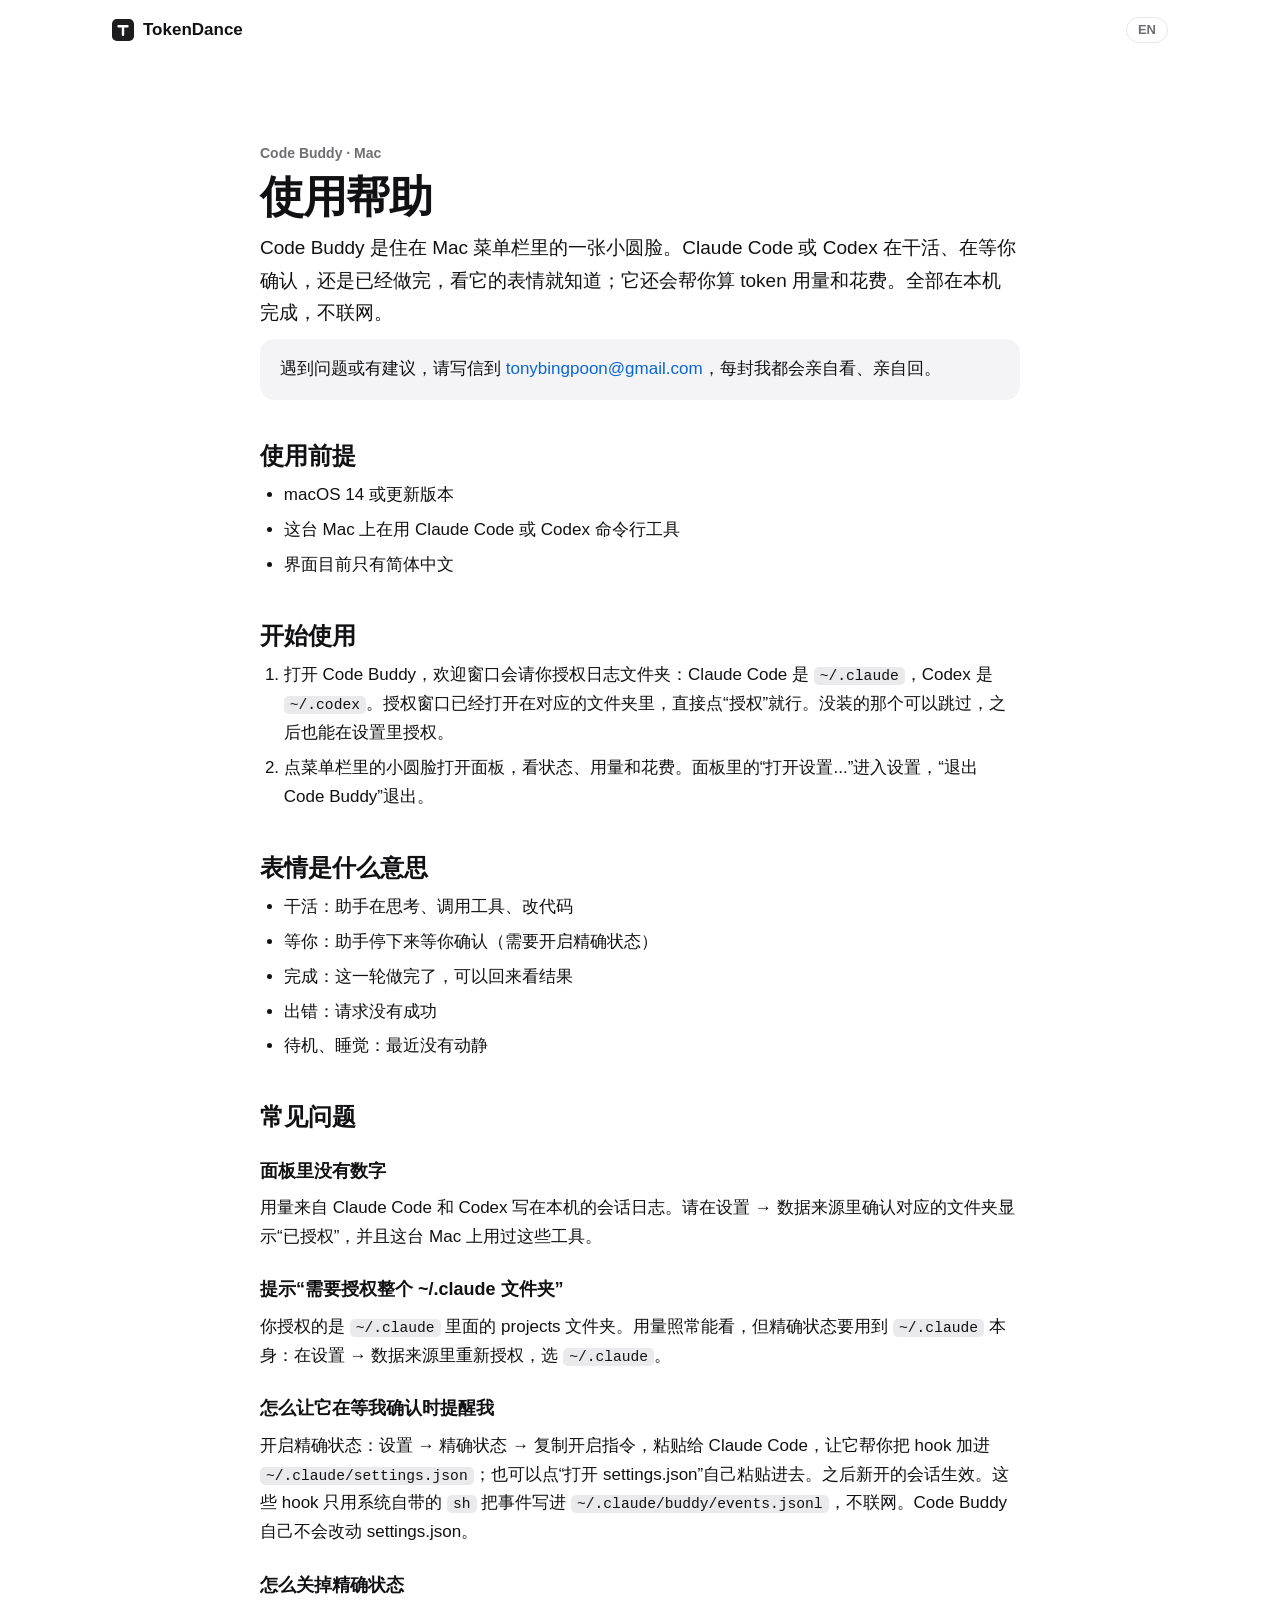
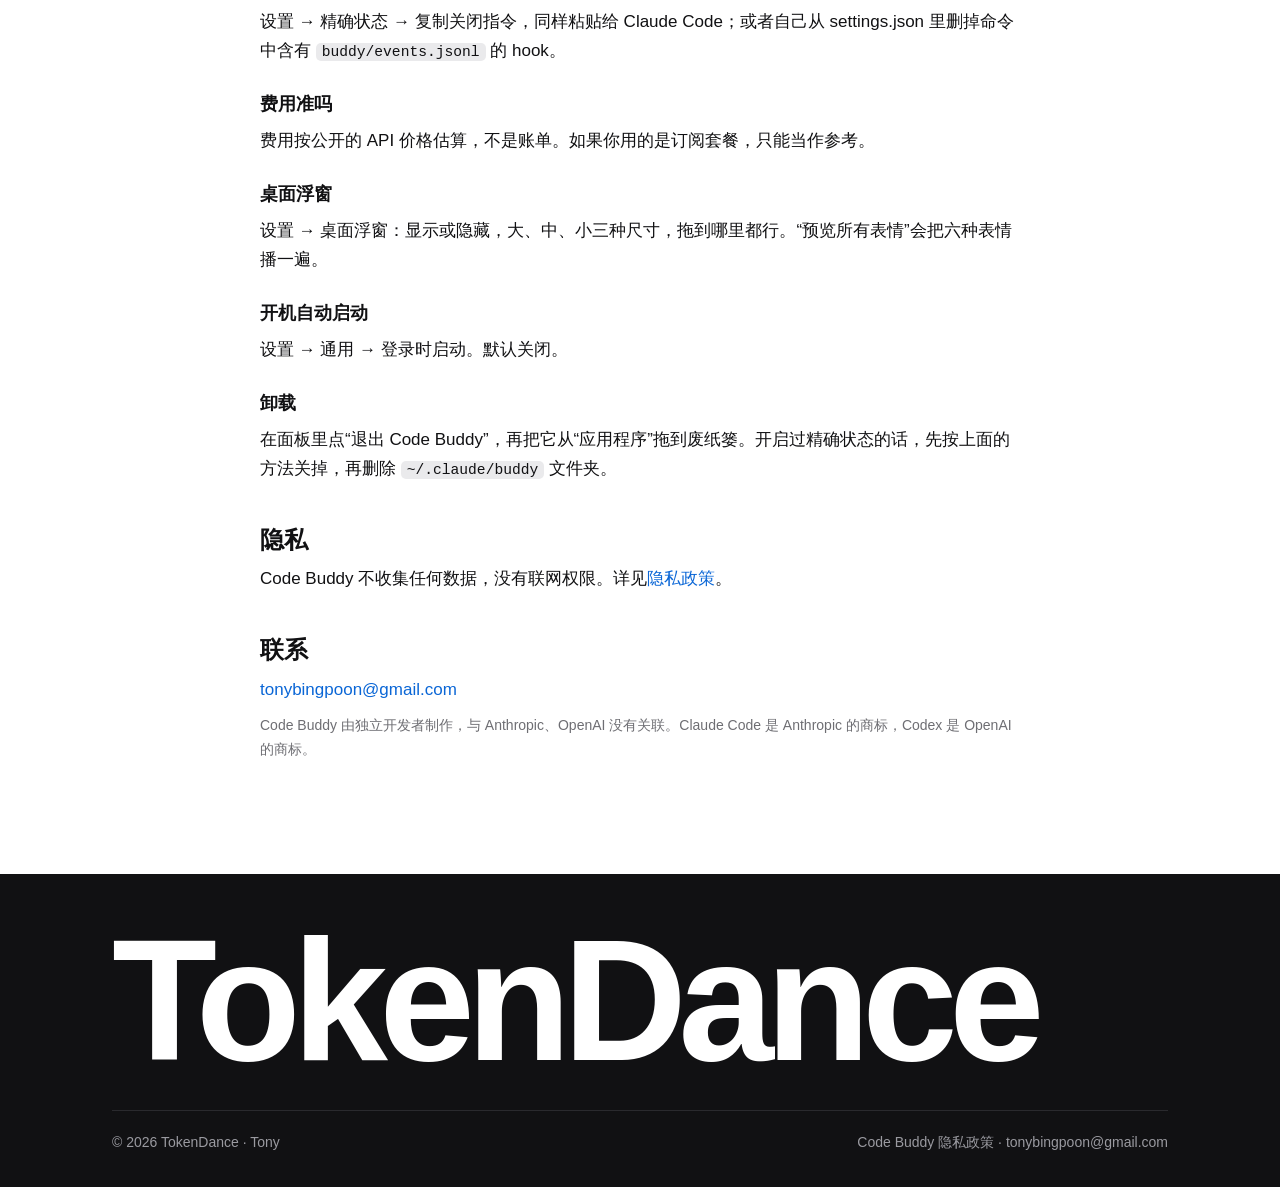
<file: code-buddy/zh/index.html>
<!doctype html>
<html lang="zh-CN">
  <head>
    <meta charset="UTF-8" />
    <meta name="viewport" content="width=device-width, initial-scale=1" />
    <title>Code Buddy 使用帮助：Mac 菜单栏看 Claude Code、Codex 状态与用量</title>
    <meta
      name="description"
      content="Code Buddy 使用帮助：Mac 菜单栏里的 AI 编程伙伴，看 Claude Code、Codex 在干活、等你确认还是已完成，以及 token 用量和花费。安装要求、授权、表情含义、精确状态、常见问题和联系方式。"
    />
    <meta name="author" content="Tony" />
    <meta name="robots" content="index, follow" />
    <meta name="theme-color" content="#ffffff" />
    <link rel="canonical" href="https://tokendance.life/code-buddy/zh/" />
    <link rel="alternate" hreflang="en" href="https://tokendance.life/code-buddy/" />
    <link rel="alternate" hreflang="zh-CN" href="https://tokendance.life/code-buddy/zh/" />
    <link rel="alternate" hreflang="x-default" href="https://tokendance.life/code-buddy/" />
    <link rel="icon" type="image/svg+xml" href="/favicon.svg?v=20261022b" />
    <link rel="apple-touch-icon" href="/apple-touch-icon.png?v=20261022b" />
    <link rel="stylesheet" href="/styles.css?v=20261022f" />

    <meta property="og:type" content="website" />
    <meta property="og:site_name" content="TokenDance" />
    <meta property="og:url" content="https://tokendance.life/code-buddy/zh/" />
    <meta property="og:title" content="Code Buddy 使用帮助：Mac 菜单栏看 Claude Code、Codex 状态与用量" />
    <meta property="og:description" content="Mac 菜单栏里的一张小圆脸，陪你用 Claude Code 和 Codex 写代码。" />
    <meta property="og:image" content="https://tokendance.life/assets/og-tokendance.png" />
    <meta property="og:image:width" content="1200" />
    <meta property="og:image:height" content="630" />
    <meta property="og:locale" content="zh_CN" />
    <meta property="og:locale:alternate" content="en_US" />
    <meta name="twitter:card" content="summary_large_image" />
    <meta name="twitter:title" content="Code Buddy 使用帮助：Mac 菜单栏看 Claude Code、Codex 状态与用量" />
    <meta name="twitter:description" content="Mac 菜单栏里的一张小圆脸，陪你用 Claude Code 和 Codex 写代码。" />
    <meta name="twitter:image" content="https://tokendance.life/assets/og-tokendance.png" />
    <script type="application/ld+json">
      {
        "@context": "https://schema.org",
        "@graph": [
          {
            "@type": "Organization",
            "@id": "https://tokendance.life/#organization",
            "name": "TokenDance",
            "url": "https://tokendance.life/",
            "email": "tonybingpoon@gmail.com"
          },
          {
            "@type": "SoftwareApplication",
            "@id": "https://tokendance.life/code-buddy/#app",
            "name": "Code Buddy",
            "url": "https://tokendance.life/code-buddy/",
            "image": "https://tokendance.life/assets/apps/code-buddy-icon.svg",
            "applicationCategory": "DeveloperApplication",
            "operatingSystem": "macOS 14 or later",
            "description": "Mac 菜单栏里的编程伙伴：看表情就知道 Claude Code、Codex 在干活、在等你确认还是已经做完，还能看 token 用量和估算花费。本机运行，不联网，不收集任何数据。",
            "publisher": {
              "@id": "https://tokendance.life/#organization"
            }
          },
          {
            "@type": "BreadcrumbList",
            "itemListElement": [
              {
                "@type": "ListItem",
                "position": 1,
                "name": "TokenDance",
                "item": "https://tokendance.life/zh/"
              },
              {
                "@type": "ListItem",
                "position": 2,
                "name": "Code Buddy",
                "item": "https://tokendance.life/code-buddy/zh/"
              }
            ]
          },
          {
            "@type": "FAQPage",
            "@id": "https://tokendance.life/code-buddy/zh/#faq",
            "inLanguage": "zh-CN",
            "mainEntity": [
              {
                "@type": "Question",
                "name": "面板里没有数字",
                "acceptedAnswer": {
                  "@type": "Answer",
                  "text": "用量来自 Claude Code 和 Codex 写在本机的会话日志。请在设置 → 数据来源里确认对应的文件夹显示“已授权”，并且这台 Mac 上用过这些工具。"
                }
              },
              {
                "@type": "Question",
                "name": "怎么让它在等我确认时提醒我",
                "acceptedAnswer": {
                  "@type": "Answer",
                  "text": "开启精确状态：设置 → 精确状态 → 复制开启指令，粘贴给 Claude Code，让它帮你把 hook 加进 ~/.claude/settings.json；也可以点“打开 settings.json”自己粘贴进去。之后新开的会话生效。这些 hook 只用系统自带的 sh 把事件写进 ~/.claude/buddy/events.jsonl，不联网。Code Buddy 自己不会改动 settings.json。"
                }
              },
              {
                "@type": "Question",
                "name": "费用准吗",
                "acceptedAnswer": {
                  "@type": "Answer",
                  "text": "费用按公开的 API 价格估算，不是账单。如果你用的是订阅套餐，只能当作参考。"
                }
              }
            ]
          }
        ]
      }
    </script>
  </head>
  <body class="doc-page">
    <a class="skip-link" href="#main">跳到正文</a>
    <header class="site-header">
      <div class="wrap header-inner">
        <a class="brand" href="/zh/">
          <img src="/favicon.svg?v=20261022b" width="22" height="22" alt="" />TokenDance
        </a>
        <a class="lang" href="/code-buddy/" hreflang="en" lang="en">EN</a>
      </div>
    </header>

    <main id="main" class="wrap doc">
      <p class="doc-eyebrow">Code Buddy · Mac</p>
      <h1>使用帮助</h1>
      <p class="doc-lead">
        Code Buddy 是住在 Mac 菜单栏里的一张小圆脸。Claude Code 或 Codex 在干活、在等你确认，还是已经做完，看它的表情就知道；它还会帮你算
        token 用量和花费。全部在本机完成，不联网。
      </p>
      <p class="doc-note">遇到问题或有建议，请写信到 <a href="mailto:tonybingpoon@gmail.com?subject=Code%20Buddy">tonybingpoon@gmail.com</a>，每封我都会亲自看、亲自回。</p>

      <section>
        <h2>使用前提</h2>
        <ul>
          <li>macOS 14 或更新版本</li>
          <li>这台 Mac 上在用 Claude Code 或 Codex 命令行工具</li>
          <li>界面目前只有简体中文</li>
        </ul>

        <h2>开始使用</h2>
        <ol>
          <li>
            打开 Code Buddy，欢迎窗口会请你授权日志文件夹：Claude Code 是 <code>~/.claude</code>，Codex 是
            <code>~/.codex</code>。授权窗口已经打开在对应的文件夹里，直接点“授权”就行。没装的那个可以跳过，之后也能在设置里授权。
          </li>
          <li>点菜单栏里的小圆脸打开面板，看状态、用量和花费。面板里的“打开设置...”进入设置，“退出 Code Buddy”退出。</li>
        </ol>

        <h2>表情是什么意思</h2>
        <ul>
          <li>干活：助手在思考、调用工具、改代码</li>
          <li>等你：助手停下来等你确认（需要开启精确状态）</li>
          <li>完成：这一轮做完了，可以回来看结果</li>
          <li>出错：请求没有成功</li>
          <li>待机、睡觉：最近没有动静</li>
        </ul>

        <h2>常见问题</h2>
        <h3>面板里没有数字</h3>
        <p>
          用量来自 Claude Code 和 Codex 写在本机的会话日志。请在设置 → 数据来源里确认对应的文件夹显示“已授权”，并且这台 Mac
          上用过这些工具。
        </p>

        <h3>提示“需要授权整个 ~/.claude 文件夹”</h3>
        <p>
          你授权的是 <code>~/.claude</code> 里面的 projects 文件夹。用量照常能看，但精确状态要用到 <code>~/.claude</code>
          本身：在设置 → 数据来源里重新授权，选 <code>~/.claude</code>。
        </p>

        <h3>怎么让它在等我确认时提醒我</h3>
        <p>
          开启精确状态：设置 → 精确状态 → 复制开启指令，粘贴给 Claude Code，让它帮你把 hook 加进
          <code>~/.claude/settings.json</code>；也可以点“打开 settings.json”自己粘贴进去。之后新开的会话生效。这些 hook
          只用系统自带的 <code>sh</code> 把事件写进 <code>~/.claude/buddy/events.jsonl</code>，不联网。Code Buddy
          自己不会改动 settings.json。
        </p>

        <h3>怎么关掉精确状态</h3>
        <p>
          设置 → 精确状态 → 复制关闭指令，同样粘贴给 Claude Code；或者自己从 settings.json 里删掉命令中含有
          <code>buddy/events.jsonl</code> 的 hook。
        </p>

        <h3>费用准吗</h3>
        <p>费用按公开的 API 价格估算，不是账单。如果你用的是订阅套餐，只能当作参考。</p>

        <h3>桌面浮窗</h3>
        <p>设置 → 桌面浮窗：显示或隐藏，大、中、小三种尺寸，拖到哪里都行。“预览所有表情”会把六种表情播一遍。</p>

        <h3>开机自动启动</h3>
        <p>设置 → 通用 → 登录时启动。默认关闭。</p>

        <h3>卸载</h3>
        <p>
          在面板里点“退出 Code Buddy”，再把它从“应用程序”拖到废纸篓。开启过精确状态的话，先按上面的方法关掉，再删除
          <code>~/.claude/buddy</code> 文件夹。
        </p>

        <h2>隐私</h2>
        <p>Code Buddy 不收集任何数据，没有联网权限。详见<a href="/code-buddy/zh/privacy.html">隐私政策</a>。</p>

        <h2>联系</h2>
        <p><a href="mailto:tonybingpoon@gmail.com?subject=Code%20Buddy">tonybingpoon@gmail.com</a></p>

        <p class="doc-fine">
          Code Buddy 由独立开发者制作，与 Anthropic、OpenAI 没有关联。Claude Code 是 Anthropic 的商标，Codex 是 OpenAI
          的商标。
        </p>
      </section>
    </main>

    <footer class="site-footer">
      <div class="wrap">
        <p class="wordmark" aria-label="TokenDance">TokenDance</p>
        <div class="footer-row">
          <span>© 2026 TokenDance · Tony</span>
          <span><a href="/code-buddy/zh/privacy.html">Code Buddy 隐私政策</a> · <a href="mailto:tonybingpoon@gmail.com">tonybingpoon@gmail.com</a></span>
        </div>
      </div>
    </footer>
    <script src="/analytics.js?v=20261022"></script>
    <script type="module" src="https://static.cloudflareinsights.com/beacon.min.js" data-cf-beacon='{"token": "4b91ff1dcc4a41f580444839873ea623"}'></script>
  </body>
</html>
</file>
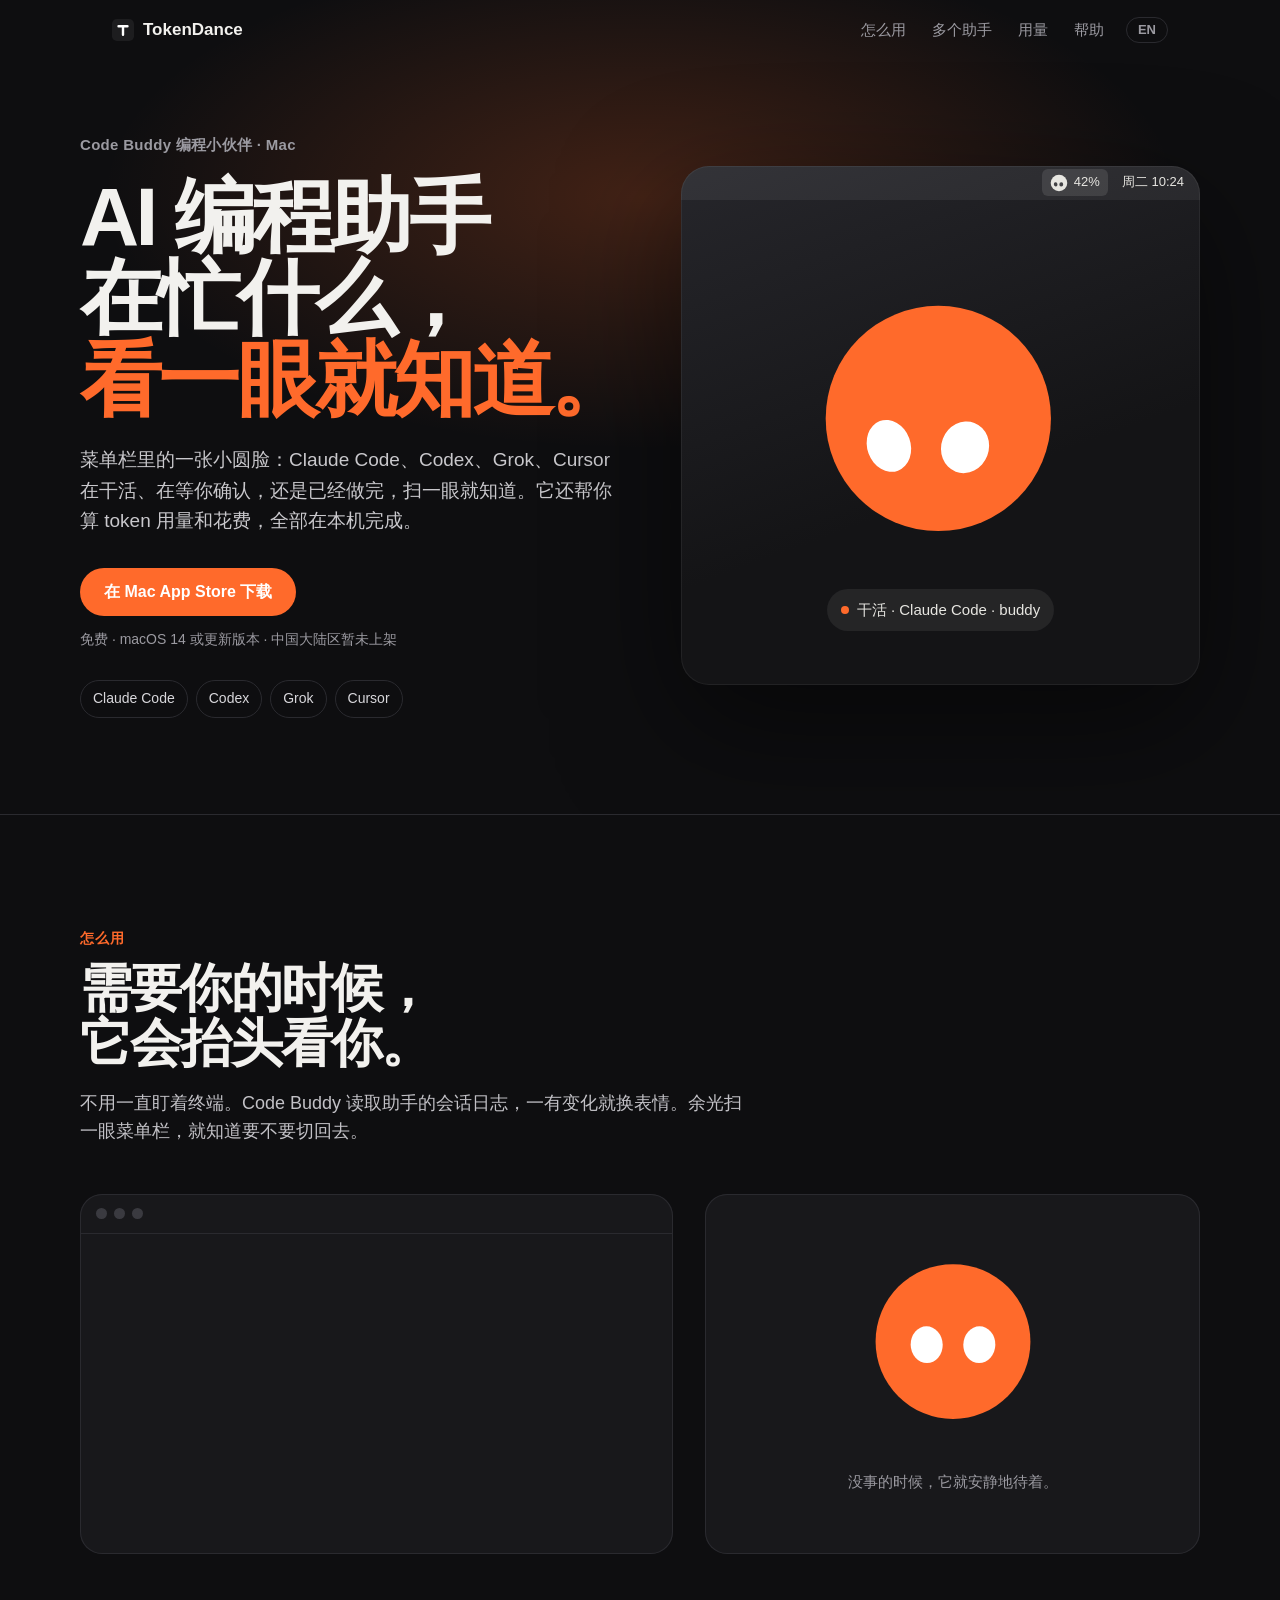
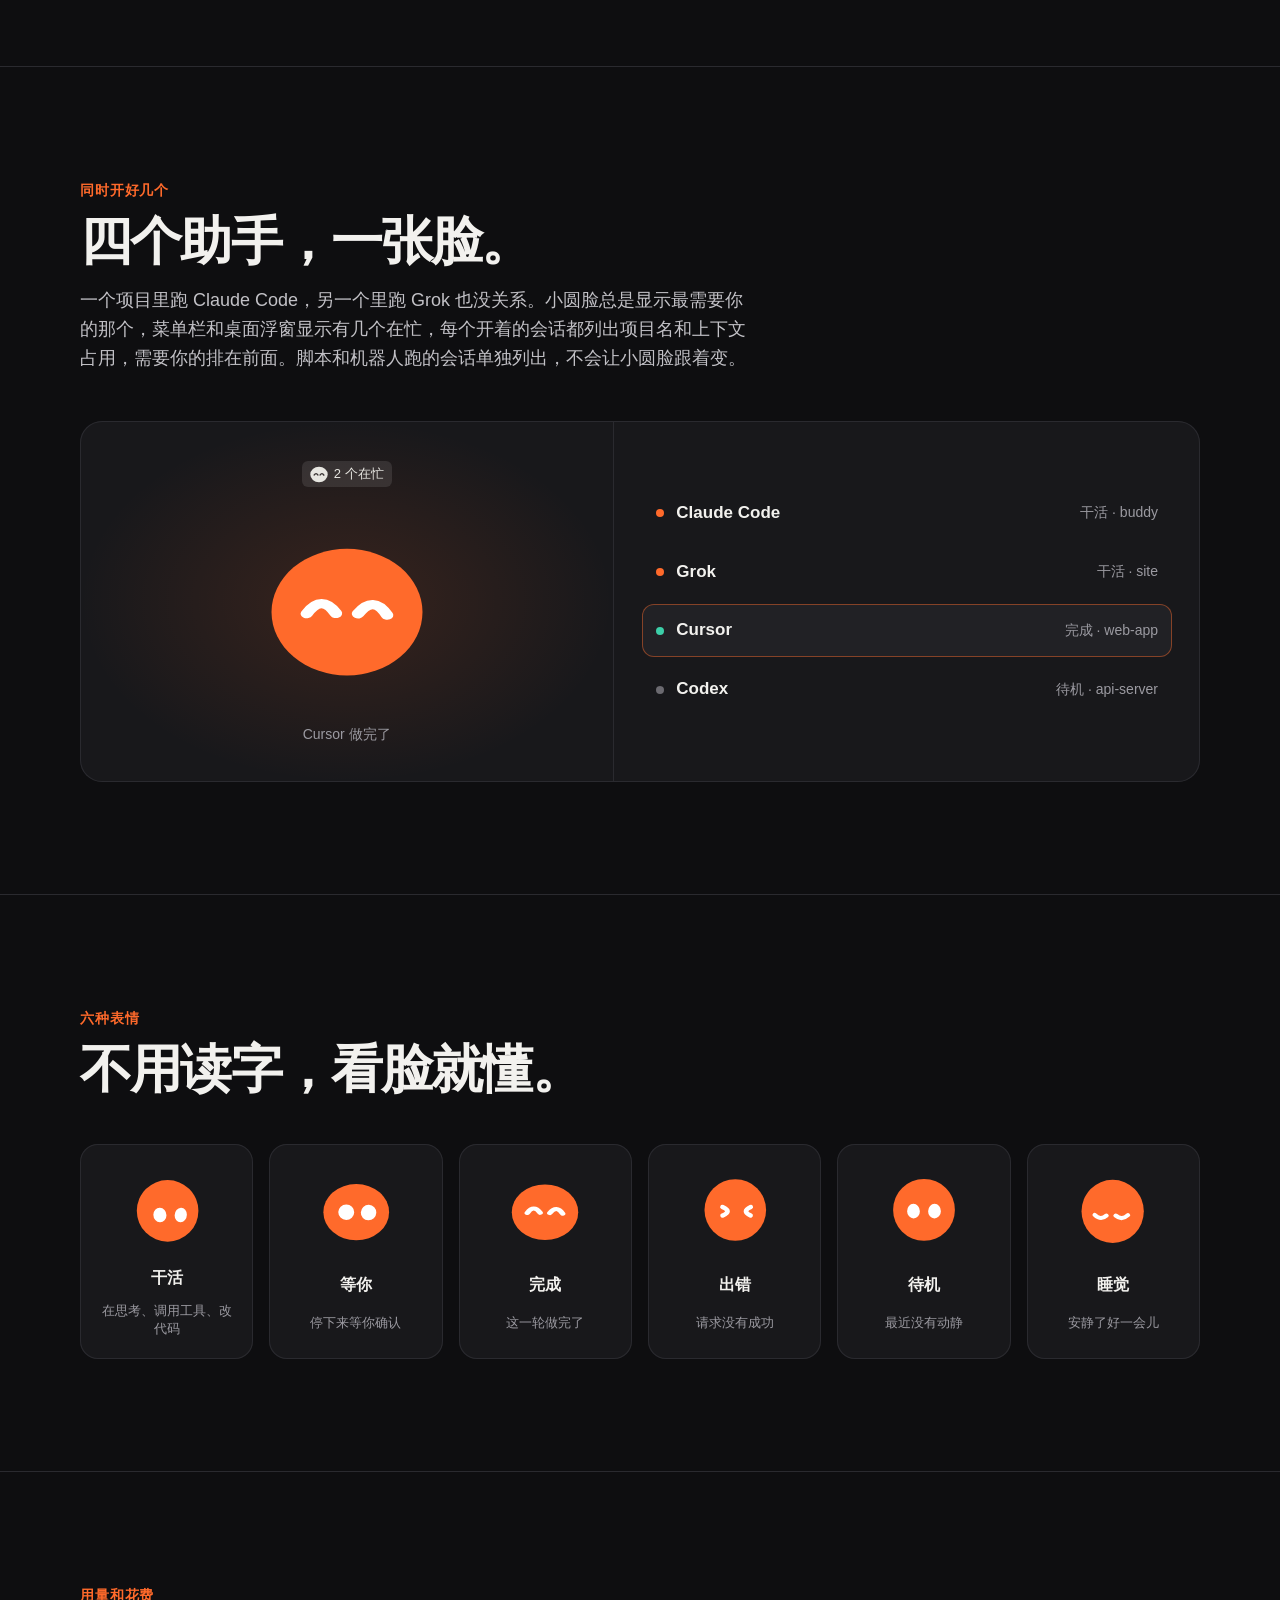
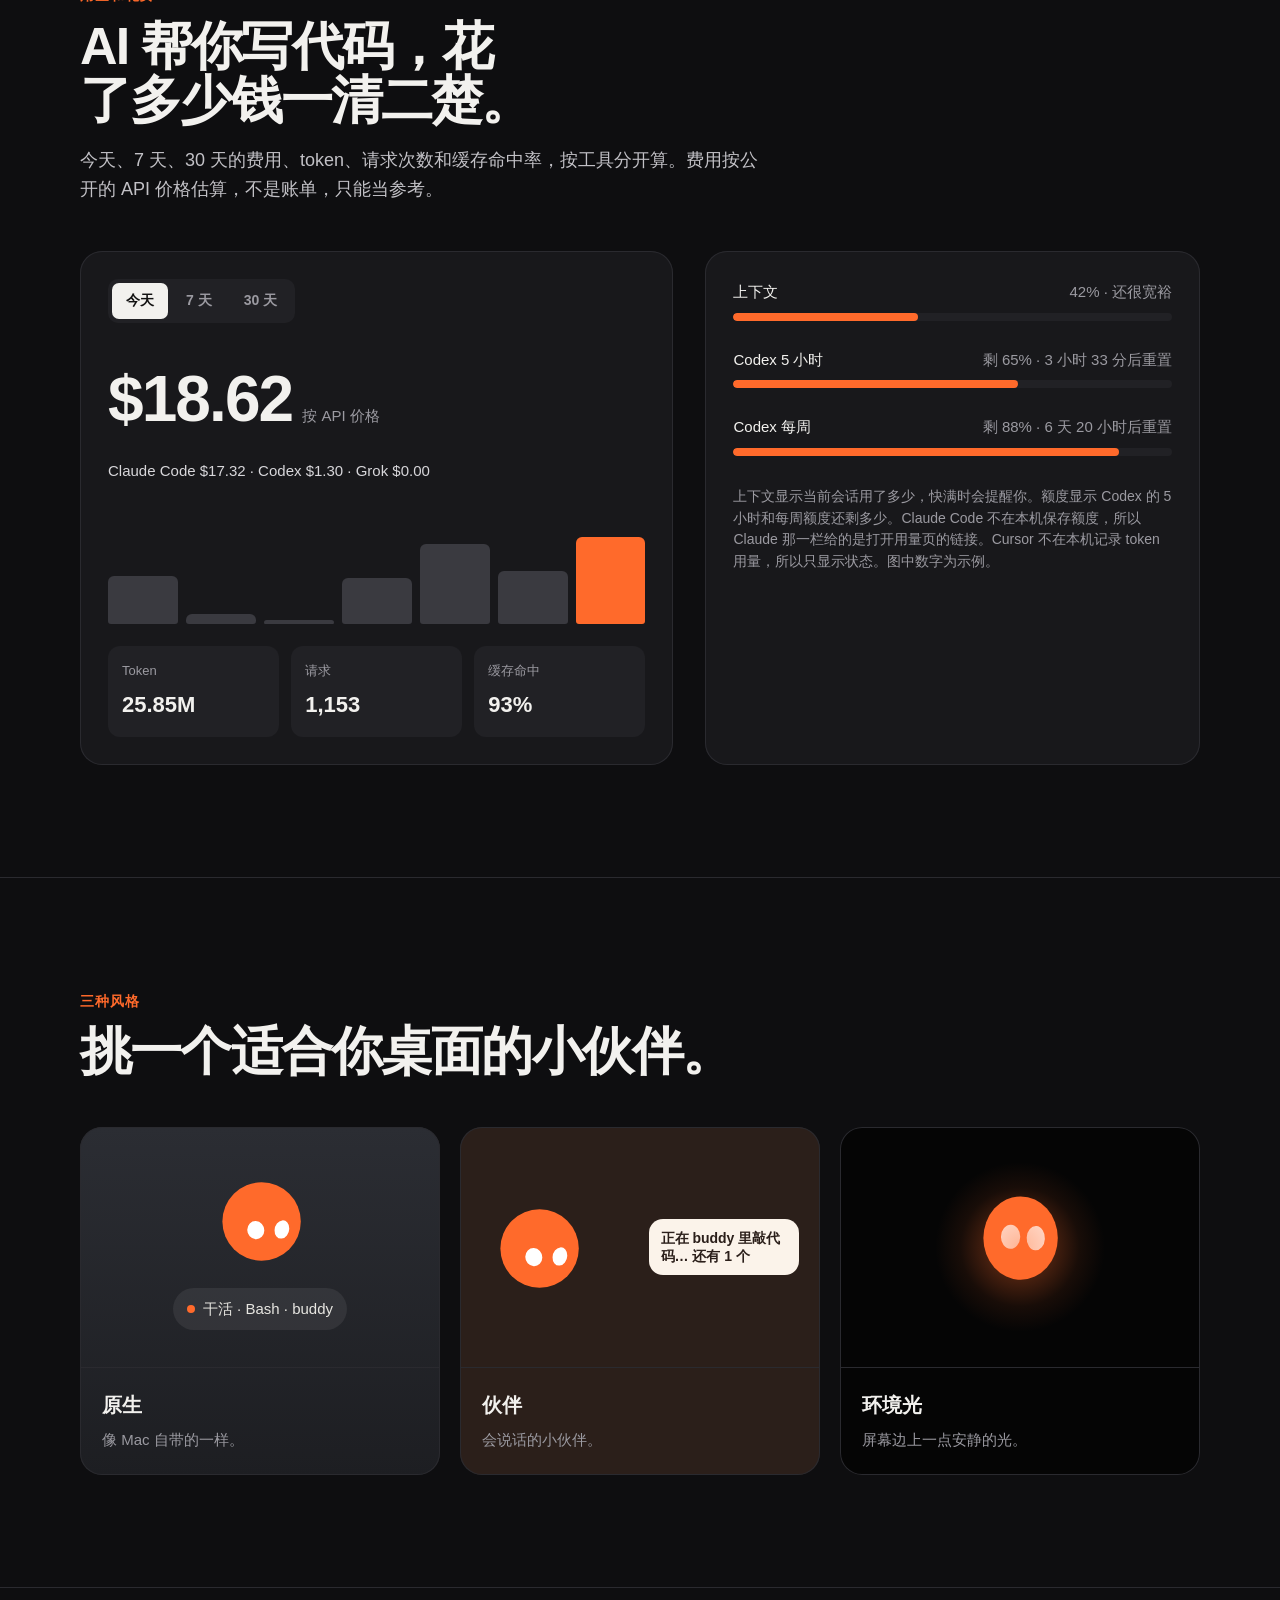
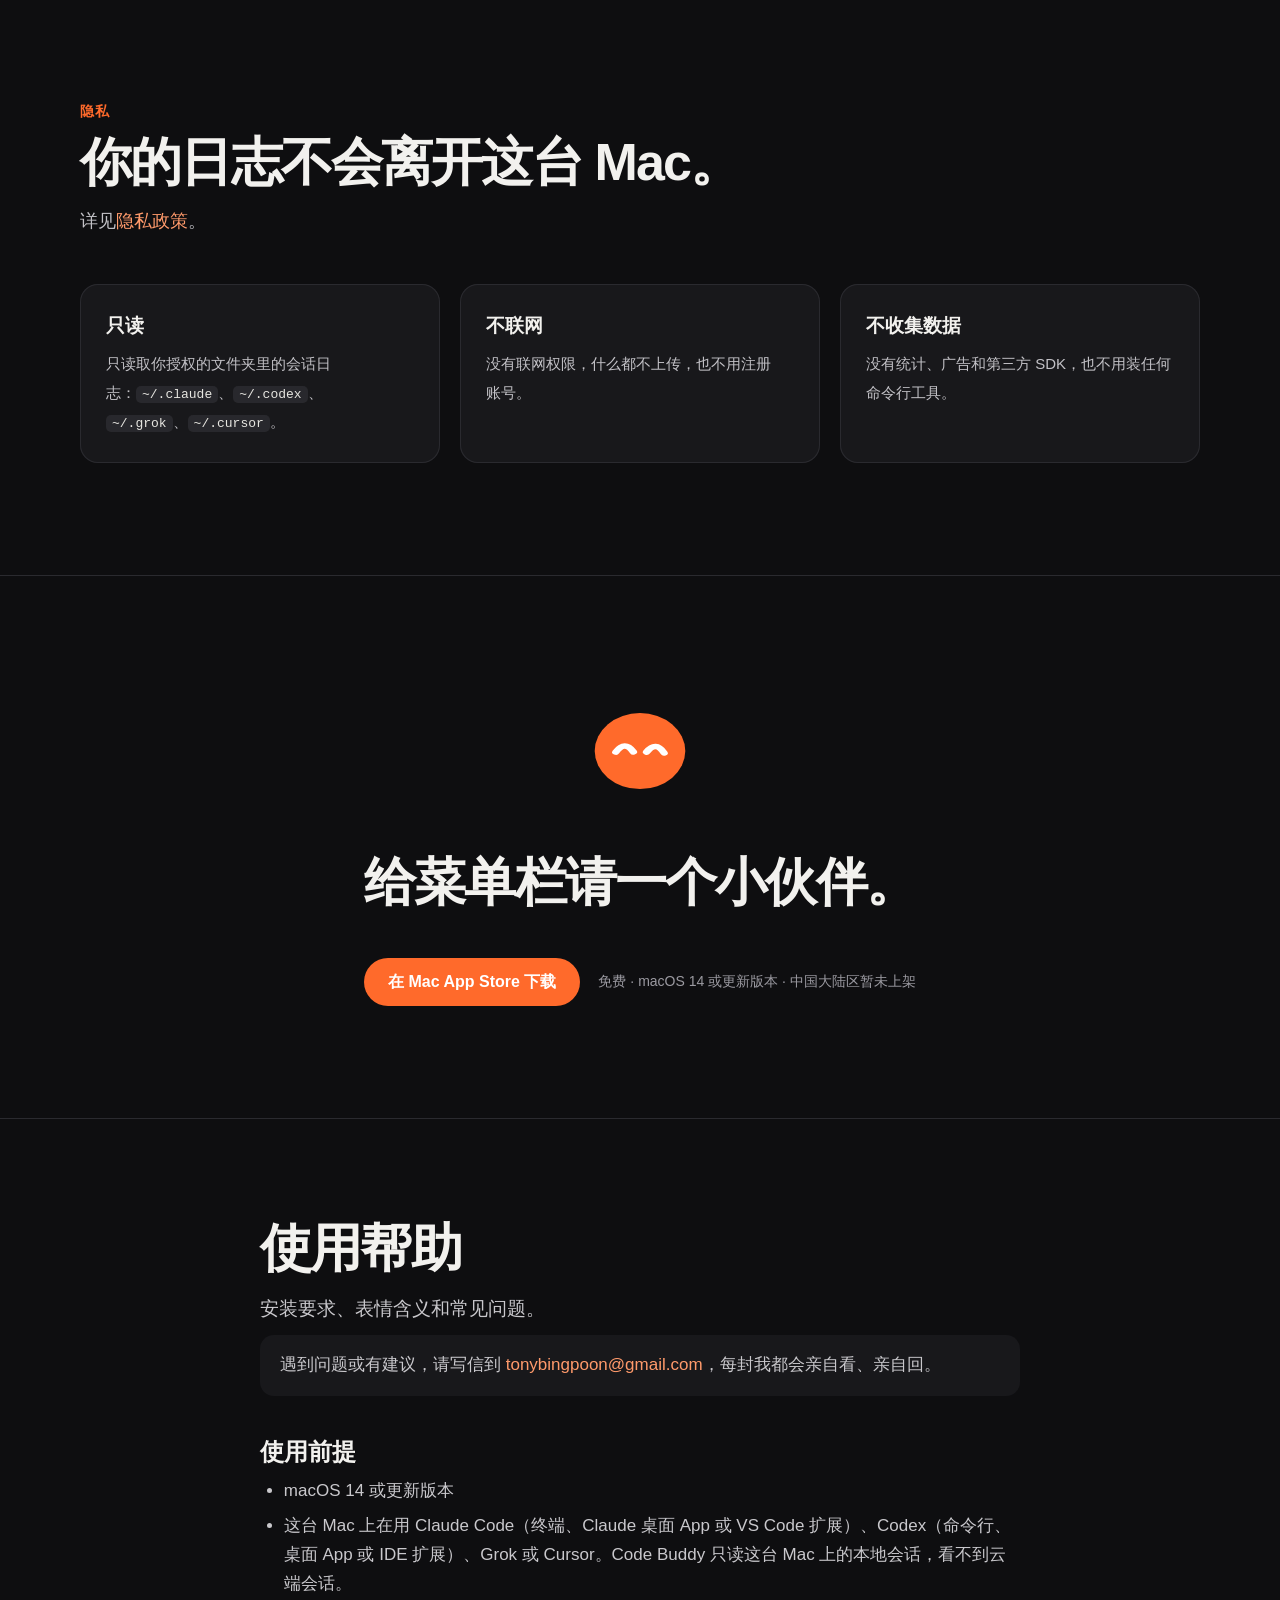
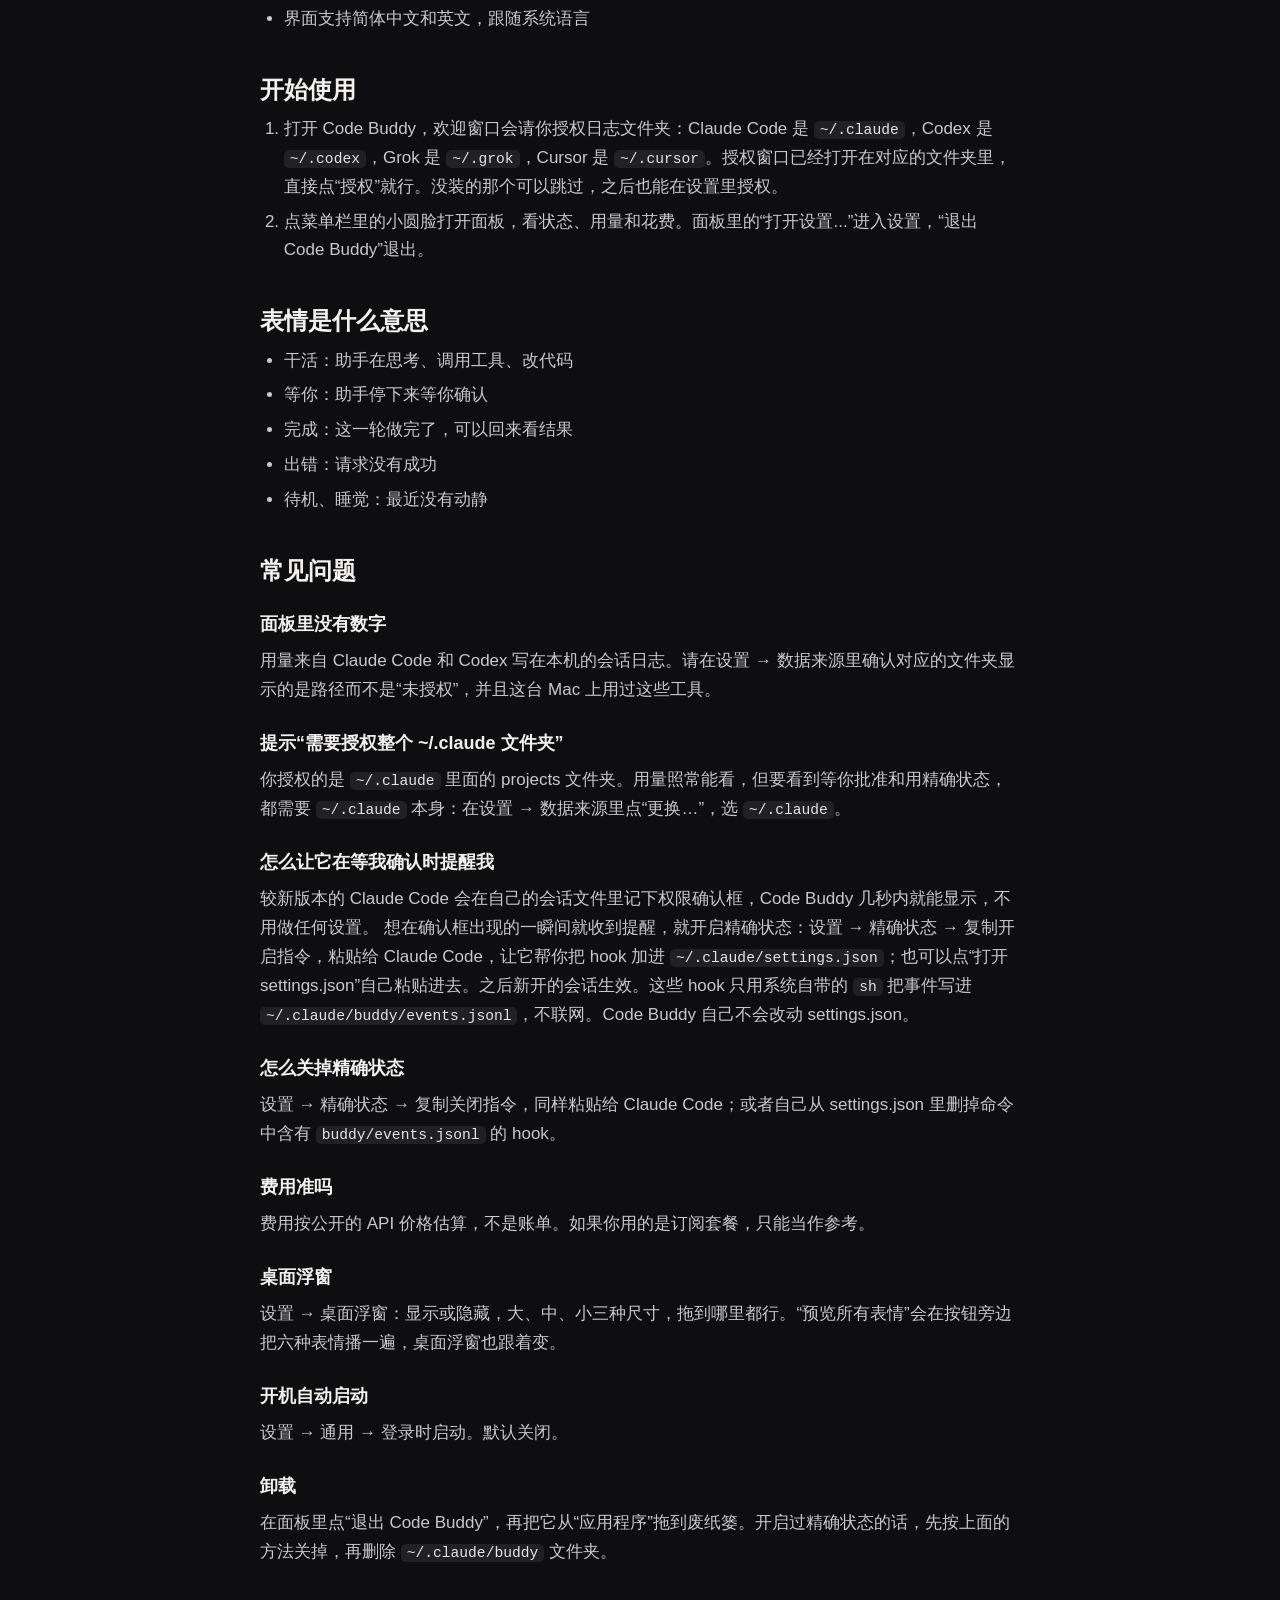
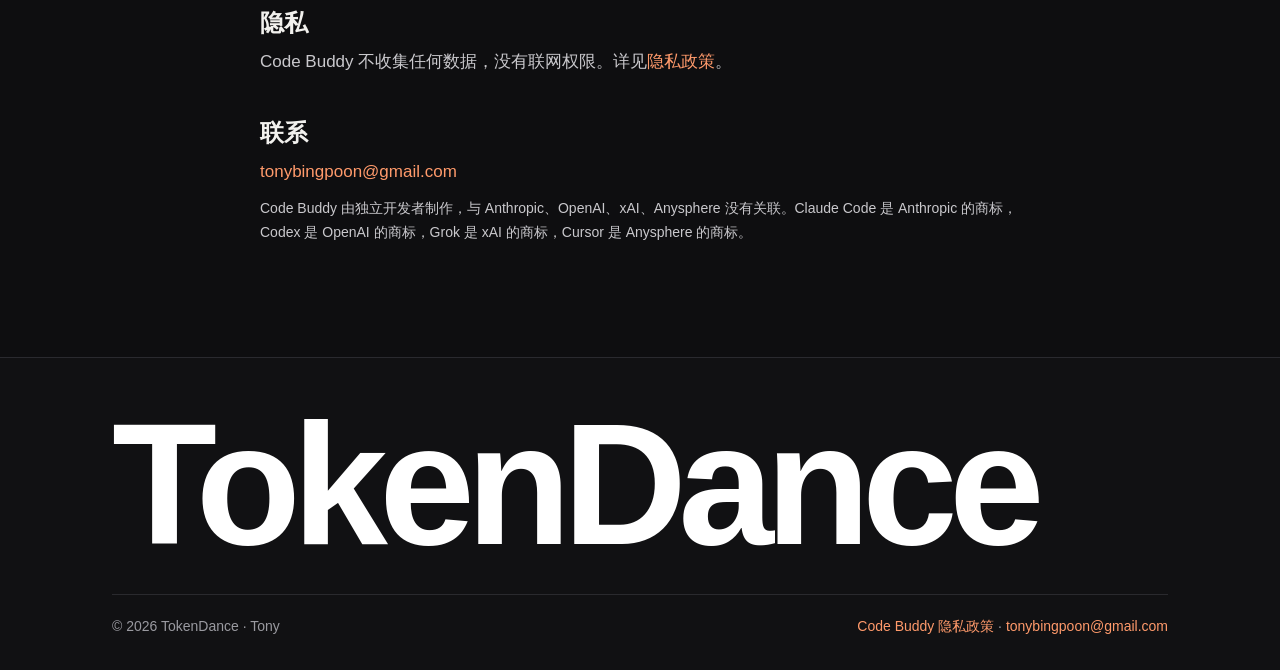
<file: zh/code-buddy/index.html>
<!doctype html>
<html lang="zh-CN">
  <head>
    <meta charset="UTF-8" />
    <meta name="viewport" content="width=device-width, initial-scale=1" />
    <title>Code Buddy 编程小伙伴：在 Mac 菜单栏看 Claude Code、Codex、Grok、Cursor 的状态</title>
    <meta
      name="description"
      content="Code Buddy 是免费的 Mac 菜单栏应用：一张小圆脸告诉你 Claude Code、Codex、Grok、Cursor 在干活、在等你确认还是已经做完，还帮你算 token 用量和花费。全部在本机完成，不联网。"
    />
    <meta name="author" content="Tony" />
    <meta name="robots" content="index, follow" />
    <meta name="theme-color" content="#0e0e10" />
    <link rel="canonical" href="https://tokendance.life/zh/code-buddy/" />
    <link rel="alternate" hreflang="en" href="https://tokendance.life/code-buddy/" />
    <link rel="alternate" hreflang="zh-CN" href="https://tokendance.life/zh/code-buddy/" />
    <link rel="alternate" hreflang="x-default" href="https://tokendance.life/code-buddy/" />
    <link rel="icon" type="image/svg+xml" href="/assets/apps/code-buddy-icon.svg?v=20261103b" />
    <link rel="apple-touch-icon" href="/apple-touch-icon.png?v=20261022b" />
    <link rel="stylesheet" href="/styles.css?v=20261125a" />
    <link rel="stylesheet" href="/code-buddy/cb.css?v=20261103b" />
    <meta name="apple-itunes-app" content="app-id=6825784479" />

    <meta property="og:type" content="website" />
    <meta property="og:site_name" content="TokenDance" />
    <meta property="og:url" content="https://tokendance.life/zh/code-buddy/" />
    <meta property="og:title" content="Code Buddy 编程小伙伴：在 Mac 菜单栏看 Claude Code、Codex、Grok、Cursor 的状态" />
    <meta property="og:description" content="Mac 菜单栏里的一张小圆脸，看一眼就知道 AI 编程助手在干活、在等你还是做完了。Mac App Store 免费下载。" />
    <meta property="og:image" content="https://tokendance.life/assets/og-tokendance.png" />
    <meta property="og:image:width" content="1200" />
    <meta property="og:image:height" content="630" />
    <meta property="og:locale" content="zh_CN" />
    <meta property="og:locale:alternate" content="en_US" />
    <meta name="twitter:card" content="summary_large_image" />
    <meta name="twitter:title" content="Code Buddy 编程小伙伴：在 Mac 菜单栏看 Claude Code、Codex、Grok、Cursor 的状态" />
    <meta name="twitter:description" content="Mac 菜单栏里的一张小圆脸，看一眼就知道 AI 编程助手在干活、在等你还是做完了。Mac App Store 免费下载。" />
    <meta name="twitter:image" content="https://tokendance.life/assets/og-tokendance.png" />
    <script type="application/ld+json">
      {
        "@context": "https://schema.org",
        "@graph": [
          {
            "@type": "Organization",
            "@id": "https://tokendance.life/#organization",
            "name": "TokenDance",
            "url": "https://tokendance.life/",
            "email": "tonybingpoon@gmail.com"
          },
          {
            "@type": "SoftwareApplication",
            "@id": "https://tokendance.life/code-buddy/#app",
            "name": "Code Buddy",
            "alternateName": "Code Buddy – Agent Status",
            "url": "https://tokendance.life/code-buddy/",
            "sameAs": "https://apps.apple.com/app/code-buddy-agent-status/id6825784479",
            "downloadUrl": "https://apps.apple.com/app/code-buddy-agent-status/id6825784479",
            "image": "https://tokendance.life/assets/apps/code-buddy-icon.svg",
            "applicationCategory": "DeveloperApplication",
            "operatingSystem": "macOS 14 or later",
            "inLanguage": "zh-CN",
            "description": "免费的 Mac 菜单栏应用：看表情就知道 Claude Code、Codex、Grok、Cursor 在干活、在等你确认还是已经做完，还能看 token 用量和估算花费。本机运行，不联网，不收集任何数据。",
            "featureList": [
              "菜单栏小圆脸显示助手状态：干活、等你、完成、出错、待机、睡觉",
              "支持 Claude Code、Codex、Grok、Cursor",
              "同时开多个助手时显示最需要你的那个",
              "今天、7 天、30 天的费用、token、请求和缓存命中，按工具分开",
              "每个开着的会话和它的上下文占用，Codex 的 5 小时、每周额度还剩多少",
              "三种风格：原生、伙伴、环境光",
              "桌面浮窗，三种尺寸",
              "只读、不联网、不收集数据"
            ],
            "offers": {
              "@type": "Offer",
              "price": "0",
              "priceCurrency": "USD"
            },
            "publisher": {
              "@id": "https://tokendance.life/#organization"
            }
          },
          {
            "@type": "WebPage",
            "@id": "https://tokendance.life/zh/code-buddy/",
            "url": "https://tokendance.life/zh/code-buddy/",
            "name": "Code Buddy 编程小伙伴：在 Mac 菜单栏看 Claude Code、Codex、Grok、Cursor 的状态",
            "inLanguage": "zh-CN",
            "about": {
              "@id": "https://tokendance.life/code-buddy/#app"
            },
            "isPartOf": {
              "@id": "https://tokendance.life/#website"
            }
          },
          {
            "@type": "BreadcrumbList",
            "itemListElement": [
              {
                "@type": "ListItem",
                "position": 1,
                "name": "TokenDance",
                "item": "https://tokendance.life/zh/"
              },
              {
                "@type": "ListItem",
                "position": 2,
                "name": "Code Buddy",
                "item": "https://tokendance.life/zh/code-buddy/"
              }
            ]
          },
          {
            "@type": "FAQPage",
            "@id": "https://tokendance.life/zh/code-buddy/#faq",
            "inLanguage": "zh-CN",
            "mainEntity": [
              {
                "@type": "Question",
                "name": "面板里没有数字",
                "acceptedAnswer": {
                  "@type": "Answer",
                  "text": "用量来自 Claude Code 和 Codex 写在本机的会话日志。请在设置 → 数据来源里确认对应的文件夹显示的是路径而不是“未授权”，并且这台 Mac 上用过这些工具。"
                }
              },
              {
                "@type": "Question",
                "name": "怎么让它在等我确认时提醒我",
                "acceptedAnswer": {
                  "@type": "Answer",
                  "text": "较新版本的 Claude Code 会在自己的会话文件里记下权限确认框，Code Buddy 几秒内就能显示，不用做任何设置。想在确认框出现的一瞬间就收到提醒，就开启精确状态：设置 → 精确状态 → 复制开启指令，粘贴给 Claude Code，让它帮你把 hook 加进 ~/.claude/settings.json；也可以点“打开 settings.json”自己粘贴进去。之后新开的会话生效。这些 hook 只用系统自带的 sh 把事件写进 ~/.claude/buddy/events.jsonl，不联网。Code Buddy 自己不会改动 settings.json。"
                }
              },
              {
                "@type": "Question",
                "name": "费用准吗",
                "acceptedAnswer": {
                  "@type": "Answer",
                  "text": "费用按公开的 API 价格估算，不是账单。如果你用的是订阅套餐，只能当作参考。"
                }
              }
            ]
          }
        ]
      }
    </script>
  </head>
  <body class="cb-page">
    <a class="skip-link" href="#main">跳到正文</a>
    <header class="site-header">
      <div class="wrap header-inner">
        <a class="brand" href="/zh/">
          <img src="/favicon.svg?v=20261022b" width="22" height="22" alt="" />TokenDance
        </a>
        <nav aria-label="Code Buddy">
          <a href="#how">怎么用</a>
          <a href="#agents">多个助手</a>
          <a href="#usage">用量</a>
          <a href="#help">帮助</a>
        </nav>
        <a class="lang" href="/code-buddy/" hreflang="en" lang="en">EN</a>
      </div>
    </header>

    <main id="main">
      <section class="cb-hero">
        <div class="cb-wrap cb-hero-grid">
          <div>
            <p class="cb-eyebrow">Code Buddy 编程小伙伴 · Mac</p>
            <h1>AI 编程助手<br />在忙什么，<em>看一眼就知道。</em></h1>
            <p class="cb-lead">菜单栏里的一张小圆脸：Claude Code、Codex、Grok、Cursor 在干活、在等你确认，还是已经做完，扫一眼就知道。它还帮你算 token 用量和花费，全部在本机完成。</p>
            <div class="cb-cta"><a class="btn btn-orange magnetic" href="https://apps.apple.com/app/code-buddy-agent-status/id6825784479" rel="noopener" target="_blank">在 Mac App Store 下载</a><small>免费 · macOS 14 或更新版本 · 中国大陆区暂未上架</small></div>
            <ul class="cb-agents" aria-label="Works with"><li>Claude Code</li><li>Codex</li><li>Grok</li><li>Cursor</li></ul>
          </div>
          <div class="cb-mac st-working" id="cb-hero-mac" aria-hidden="true">
            <div class="cb-menubar"><span class="mb-buddy"><svg viewBox="0 0 200 200"></svg>42%</span><span>周二 10:24</span></div>
            <div class="cb-mac-stage"><svg class="big-face" viewBox="0 0 200 200"></svg><span class="cb-pill"><i></i><span></span></span></div>
          </div>
        </div>
      </section>

      <section class="cb-section" id="how" aria-labelledby="how-h">
        <div class="cb-wrap">
          <div class="cb-head cb-reveal"><p class="kicker">怎么用</p><h2 id="how-h">需要你的时候，它会抬头看你。</h2><p>不用一直盯着终端。Code Buddy 读取助手的会话日志，一有变化就换表情。余光扫一眼菜单栏，就知道要不要切回去。</p></div>
          <div class="cb-split cb-reveal" id="cb-turn" aria-hidden="true">
            <div class="cb-card cb-term"><div class="cb-term-bar"><span></span><span></span><span></span></div><ol></ol></div>
            <div class="cb-card cb-watch"><svg class="face" viewBox="0 0 200 200" aria-hidden="true"></svg><p></p></div>
          </div>
        </div>
      </section>

      <section class="cb-section" id="agents" aria-labelledby="agents-h">
        <div class="cb-wrap">
          <div class="cb-head cb-reveal"><p class="kicker">同时开好几个</p><h2 id="agents-h">四个助手，一张脸。</h2><p>一个项目里跑 Claude Code，另一个里跑 Grok 也没关系。小圆脸总是显示最需要你的那个，菜单栏和桌面浮窗显示有几个在忙，每个开着的会话都列出项目名和上下文占用，需要你的排在前面。脚本和机器人跑的会话单独列出，不会让小圆脸跟着变。</p></div>
          <div class="cb-card cb-agents-demo cb-reveal" id="cb-agents" aria-hidden="true">
            <div class="who">
              <div class="cb-menubar"><span class="mb-buddy"><svg viewBox="0 0 200 200"></svg><span class="busy"></span></span></div>
              <svg class="face" viewBox="0 0 200 200" aria-hidden="true"></svg>
              <p class="why"></p>
            </div>
            <ul>
              <li class="agent-row" data-name="Claude Code" data-project="buddy"><i></i><b>Claude Code</b><span></span></li>
              <li class="agent-row" data-name="Grok" data-project="site"><i></i><b>Grok</b><span></span></li>
              <li class="agent-row" data-name="Cursor" data-project="web-app"><i></i><b>Cursor</b><span></span></li>
              <li class="agent-row" data-name="Codex" data-project="api-server"><i></i><b>Codex</b><span></span></li>
            </ul>
          </div>
        </div>
      </section>

      <section class="cb-section" aria-labelledby="faces-h">
        <div class="cb-wrap">
          <div class="cb-head cb-reveal"><p class="kicker">六种表情</p><h2 id="faces-h">不用读字，看脸就懂。</h2></div>
          <ul class="cb-faces cb-reveal">
          <li data-state="working"><svg class="face" viewBox="0 0 200 200" aria-hidden="true"></svg><b>干活</b><span>在思考、调用工具、改代码</span></li>
          <li data-state="waiting"><svg class="face" viewBox="0 0 200 200" aria-hidden="true"></svg><b>等你</b><span>停下来等你确认</span></li>
          <li data-state="done"><svg class="face" viewBox="0 0 200 200" aria-hidden="true"></svg><b>完成</b><span>这一轮做完了</span></li>
          <li data-state="error"><svg class="face" viewBox="0 0 200 200" aria-hidden="true"></svg><b>出错</b><span>请求没有成功</span></li>
          <li data-state="idle"><svg class="face" viewBox="0 0 200 200" aria-hidden="true"></svg><b>待机</b><span>最近没有动静</span></li>
          <li data-state="sleep"><svg class="face" viewBox="0 0 200 200" aria-hidden="true"></svg><b>睡觉</b><span>安静了好一会儿</span></li>
          </ul>
        </div>
      </section>

      <section class="cb-section" id="usage" aria-labelledby="usage-h">
        <div class="cb-wrap">
          <div class="cb-head cb-reveal"><p class="kicker">用量和花费</p><h2 id="usage-h">AI 帮你写代码，花了多少钱一清二楚。</h2><p>今天、7 天、30 天的费用、token、请求次数和缓存命中率，按工具分开算。费用按公开的 API 价格估算，不是账单，只能当参考。</p></div>
          <div class="cb-split cb-reveal">
            <div class="cb-card cb-usage" id="cb-usage" aria-hidden="true">
              <div class="cb-tabs"><span class="on">今天</span><span>7 天</span><span>30 天</span></div>
              <p class="cb-spend"><b>$18.62</b><small>按 API 价格</small></p>
              <p class="cb-by-tool">Claude Code $17.32 · Codex $1.30 · Grok $0.00</p>
              <div class="cb-bars"><i></i><i></i><i></i><i></i><i></i><i></i><i></i></div>
              <dl class="cb-stats"><div><dt>Token</dt><dd>25.85M</dd></div><div><dt>请求</dt><dd>1,153</dd></div><div><dt>缓存命中</dt><dd>93%</dd></div></dl>
            </div>
            <div class="cb-card cb-meters" id="cb-meters">
            <div class="cb-meter"><p>上下文<span>42% · 还很宽裕</span></p><div class="track"><i data-v="42"></i></div></div>
            <div class="cb-meter"><p>Codex 5 小时<span>剩 65% · 3 小时 33 分后重置</span></p><div class="track"><i data-v="65"></i></div></div>
            <div class="cb-meter"><p>Codex 每周<span>剩 88% · 6 天 20 小时后重置</span></p><div class="track"><i data-v="88"></i></div></div>
              <p class="cb-note">上下文显示当前会话用了多少，快满时会提醒你。额度显示 Codex 的 5 小时和每周额度还剩多少。Claude Code 不在本机保存额度，所以 Claude 那一栏给的是打开用量页的链接。Cursor 不在本机记录 token 用量，所以只显示状态。图中数字为示例。</p>
            </div>
          </div>
        </div>
      </section>

      <section class="cb-section" aria-labelledby="styles-h">
        <div class="cb-wrap">
          <div class="cb-head cb-reveal"><p class="kicker">三种风格</p><h2 id="styles-h">挑一个适合你桌面的小伙伴。</h2></div>
          <div class="cb-styles">
          <article class="cb-card cb-style look-native cb-reveal">
            <div class="look"><svg class="face" viewBox="0 0 200 200" aria-hidden="true" data-state="working"></svg><span class="cb-pill"><i></i><span>干活 · Bash · buddy</span></span></div>
            <div class="txt"><h3>原生</h3><p>像 Mac 自带的一样。</p></div>
          </article>
          <article class="cb-card cb-style look-companion cb-reveal">
            <div class="look"><svg class="face" viewBox="0 0 200 200" aria-hidden="true" data-state="working"></svg><span class="bubble">正在 buddy 里敲代码… 还有 1 个</span></div>
            <div class="txt"><h3>伙伴</h3><p>会说话的小伙伴。</p></div>
          </article>
          <article class="cb-card cb-style look-ambient cb-reveal">
            <div class="look"><svg class="face" viewBox="0 0 200 200" aria-hidden="true" data-state="waiting"></svg></div>
            <div class="txt"><h3>环境光</h3><p>屏幕边上一点安静的光。</p></div>
          </article>
          </div>
        </div>
      </section>

      <section class="cb-section" aria-labelledby="privacy-h">
        <div class="cb-wrap">
          <div class="cb-head cb-reveal"><p class="kicker">隐私</p><h2 id="privacy-h">你的日志不会离开这台 Mac。</h2><p>详见<a href="/zh/code-buddy/privacy.html">隐私政策</a>。</p></div>
          <ul class="cb-points cb-reveal">
          <li><b>只读</b><span>只读取你授权的文件夹里的会话日志：<code>~/.claude</code>、<code>~/.codex</code>、<code>~/.grok</code>、<code>~/.cursor</code>。</span></li>
          <li><b>不联网</b><span>没有联网权限，什么都不上传，也不用注册账号。</span></li>
          <li><b>不收集数据</b><span>没有统计、广告和第三方 SDK，也不用装任何命令行工具。</span></li>
          </ul>
        </div>
      </section>

      <section class="cb-section cb-final">
        <div class="cb-wrap">
          <svg class="face" viewBox="0 0 200 200" aria-hidden="true"></svg>
          <h2>给菜单栏请一个小伙伴。</h2>
          <div class="cb-cta"><a class="btn btn-orange magnetic" href="https://apps.apple.com/app/code-buddy-agent-status/id6825784479" rel="noopener" target="_blank">在 Mac App Store 下载</a><small>免费 · macOS 14 或更新版本 · 中国大陆区暂未上架</small></div>
        </div>
      </section>

      <div class="cb-help" id="help">
        <div class="wrap doc">
          <h2 class="cb-help-title">使用帮助</h2>
          <p class="doc-lead">安装要求、表情含义和常见问题。</p>
          <p class="doc-note">遇到问题或有建议，请写信到 <a href="mailto:tonybingpoon@gmail.com?subject=Code%20Buddy">tonybingpoon@gmail.com</a>，每封我都会亲自看、亲自回。</p>
          <section id="zh">
          <h2>使用前提</h2>
          <ul>
            <li>macOS 14 或更新版本</li>
            <li>这台 Mac 上在用 Claude Code（终端、Claude 桌面 App 或 VS Code 扩展）、Codex（命令行、桌面 App 或 IDE 扩展）、Grok 或 Cursor。Code Buddy 只读这台 Mac 上的本地会话，看不到云端会话。</li>
            <li>界面支持简体中文和英文，跟随系统语言</li>
          </ul>

          <h2>开始使用</h2>
          <ol>
            <li>
              打开 Code Buddy，欢迎窗口会请你授权日志文件夹：Claude Code 是 <code>~/.claude</code>，Codex 是
              <code>~/.codex</code>，Grok 是 <code>~/.grok</code>，Cursor 是 <code>~/.cursor</code>。授权窗口已经打开在对应的文件夹里，直接点“授权”就行。没装的那个可以跳过，之后也能在设置里授权。
            </li>
            <li>点菜单栏里的小圆脸打开面板，看状态、用量和花费。面板里的“打开设置...”进入设置，“退出 Code Buddy”退出。</li>
          </ol>

          <h2>表情是什么意思</h2>
          <ul>
            <li>干活：助手在思考、调用工具、改代码</li>
            <li>等你：助手停下来等你确认</li>
            <li>完成：这一轮做完了，可以回来看结果</li>
            <li>出错：请求没有成功</li>
            <li>待机、睡觉：最近没有动静</li>
          </ul>

          <h2>常见问题</h2>
          <h3>面板里没有数字</h3>
          <p>
            用量来自 Claude Code 和 Codex 写在本机的会话日志。请在设置 → 数据来源里确认对应的文件夹显示的是路径而不是“未授权”，并且这台 Mac
            上用过这些工具。
          </p>

          <h3>提示“需要授权整个 ~/.claude 文件夹”</h3>
          <p>
            你授权的是 <code>~/.claude</code> 里面的 projects 文件夹。用量照常能看，但要看到等你批准和用精确状态，都需要 <code>~/.claude</code>
            本身：在设置 → 数据来源里点“更换…”，选 <code>~/.claude</code>。
          </p>

          <h3>怎么让它在等我确认时提醒我</h3>
          <p>
            较新版本的 Claude Code 会在自己的会话文件里记下权限确认框，Code Buddy 几秒内就能显示，不用做任何设置。
            想在确认框出现的一瞬间就收到提醒，就开启精确状态：设置 → 精确状态 → 复制开启指令，粘贴给 Claude Code，让它帮你把 hook 加进
            <code>~/.claude/settings.json</code>；也可以点“打开 settings.json”自己粘贴进去。之后新开的会话生效。这些 hook
            只用系统自带的 <code>sh</code> 把事件写进 <code>~/.claude/buddy/events.jsonl</code>，不联网。Code Buddy
            自己不会改动 settings.json。
          </p>

          <h3>怎么关掉精确状态</h3>
          <p>
            设置 → 精确状态 → 复制关闭指令，同样粘贴给 Claude Code；或者自己从 settings.json 里删掉命令中含有
            <code>buddy/events.jsonl</code> 的 hook。
          </p>

          <h3>费用准吗</h3>
          <p>费用按公开的 API 价格估算，不是账单。如果你用的是订阅套餐，只能当作参考。</p>

          <h3>桌面浮窗</h3>
          <p>设置 → 桌面浮窗：显示或隐藏，大、中、小三种尺寸，拖到哪里都行。“预览所有表情”会在按钮旁边把六种表情播一遍，桌面浮窗也跟着变。</p>

          <h3>开机自动启动</h3>
          <p>设置 → 通用 → 登录时启动。默认关闭。</p>

          <h3>卸载</h3>
          <p>
            在面板里点“退出 Code Buddy”，再把它从“应用程序”拖到废纸篓。开启过精确状态的话，先按上面的方法关掉，再删除
            <code>~/.claude/buddy</code> 文件夹。
          </p>

          <h2>隐私</h2>
          <p>Code Buddy 不收集任何数据，没有联网权限。详见<a href="/zh/code-buddy/privacy.html">隐私政策</a>。</p>

          <h2>联系</h2>
          <p><a href="mailto:tonybingpoon@gmail.com?subject=Code%20Buddy">tonybingpoon@gmail.com</a></p>

          <p class="doc-fine">
            Code Buddy 由独立开发者制作，与 Anthropic、OpenAI、xAI、Anysphere 没有关联。Claude Code 是 Anthropic 的商标，Codex 是 OpenAI 的商标，Grok 是 xAI 的商标，Cursor 是 Anysphere 的商标。
          </p>
          </section>
        </div>
      </div>
    </main>

    <footer class="site-footer">
      <div class="wrap">
        <p class="wordmark" aria-label="TokenDance">TokenDance</p>
        <div class="footer-row">
          <span>© 2026 TokenDance · Tony</span>
          <span><a href="/zh/code-buddy/privacy.html">Code Buddy 隐私政策</a> · <a href="mailto:tonybingpoon@gmail.com">tonybingpoon@gmail.com</a></span>
        </div>
      </div>
    </footer>
    <script src="/code-buddy/face.js?v=20261103b"></script>
    <script src="/code-buddy/cb.js?v=20261103b"></script>
    <script src="/analytics.js?v=20261022"></script>
    <script type="module" src="https://static.cloudflareinsights.com/beacon.min.js" data-cf-beacon='{"token": "4b91ff1dcc4a41f580444839873ea623"}'></script>
  </body>
</html>
</file>
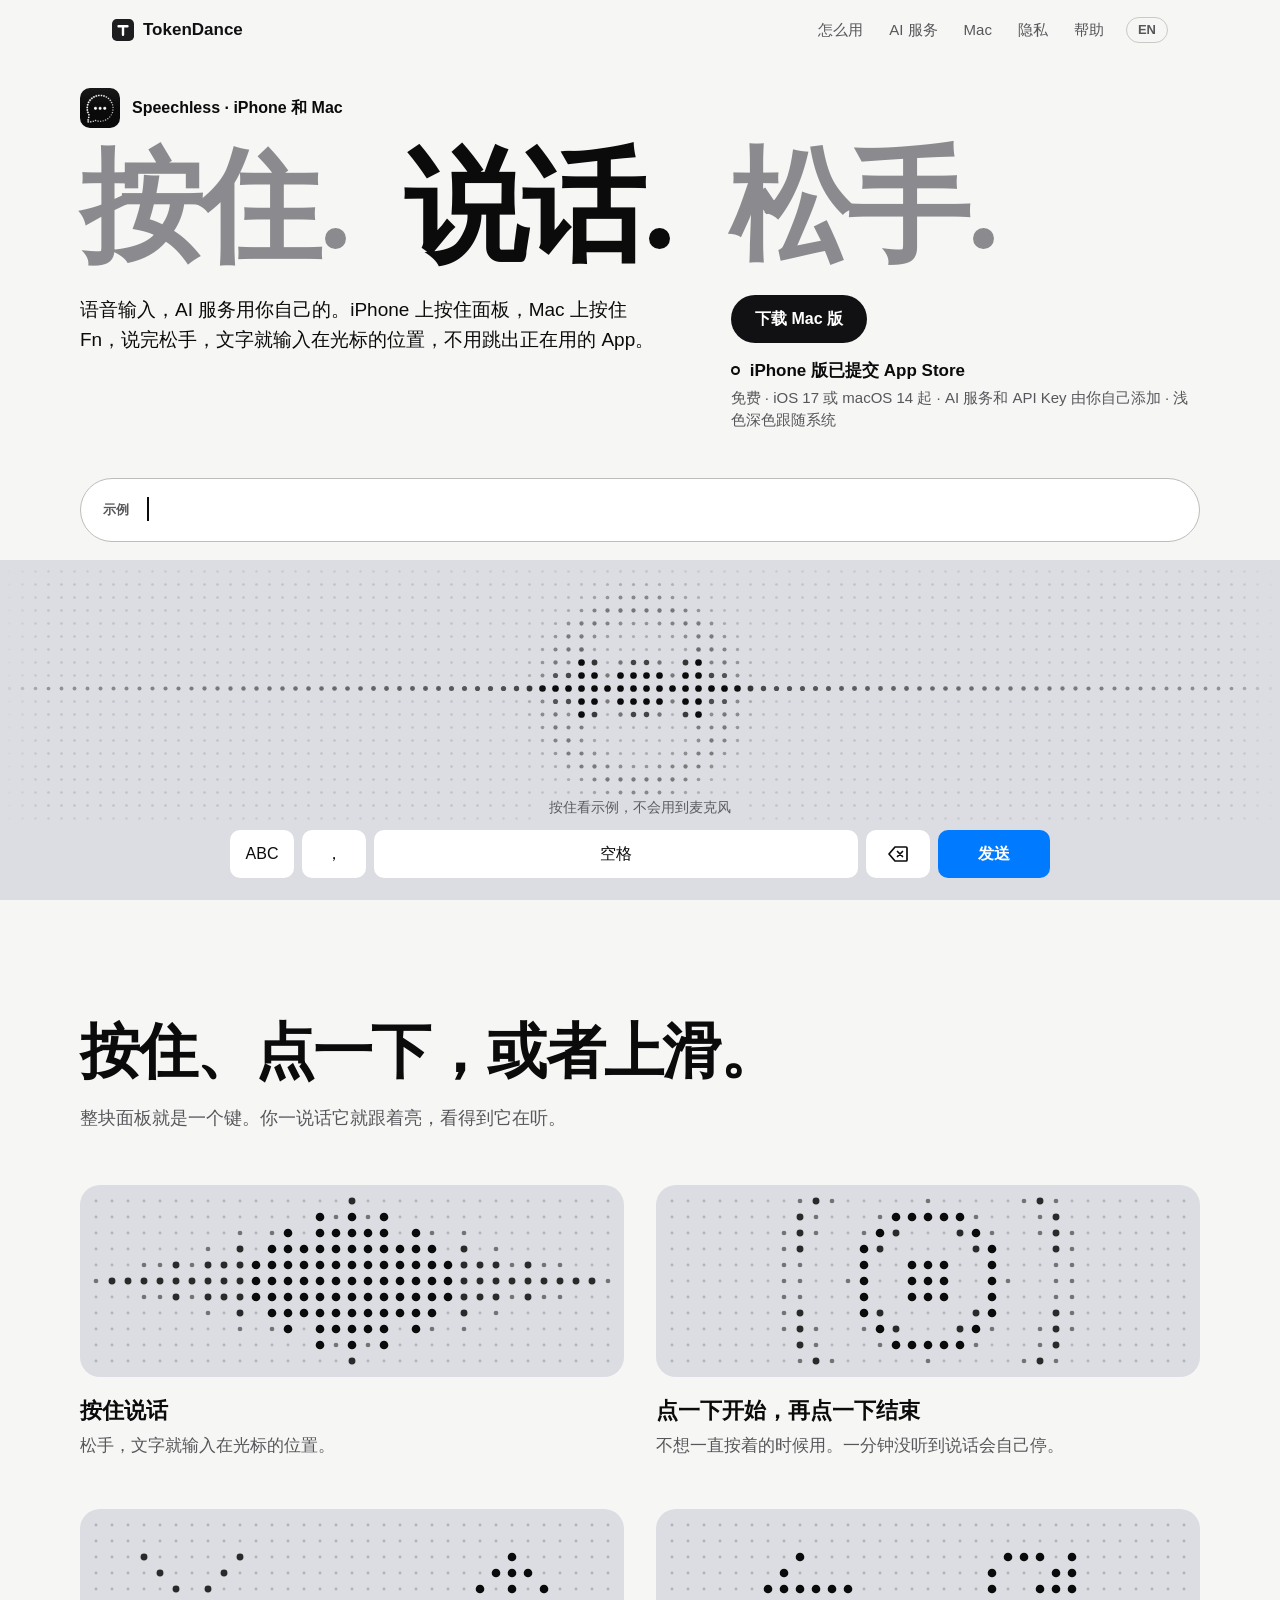
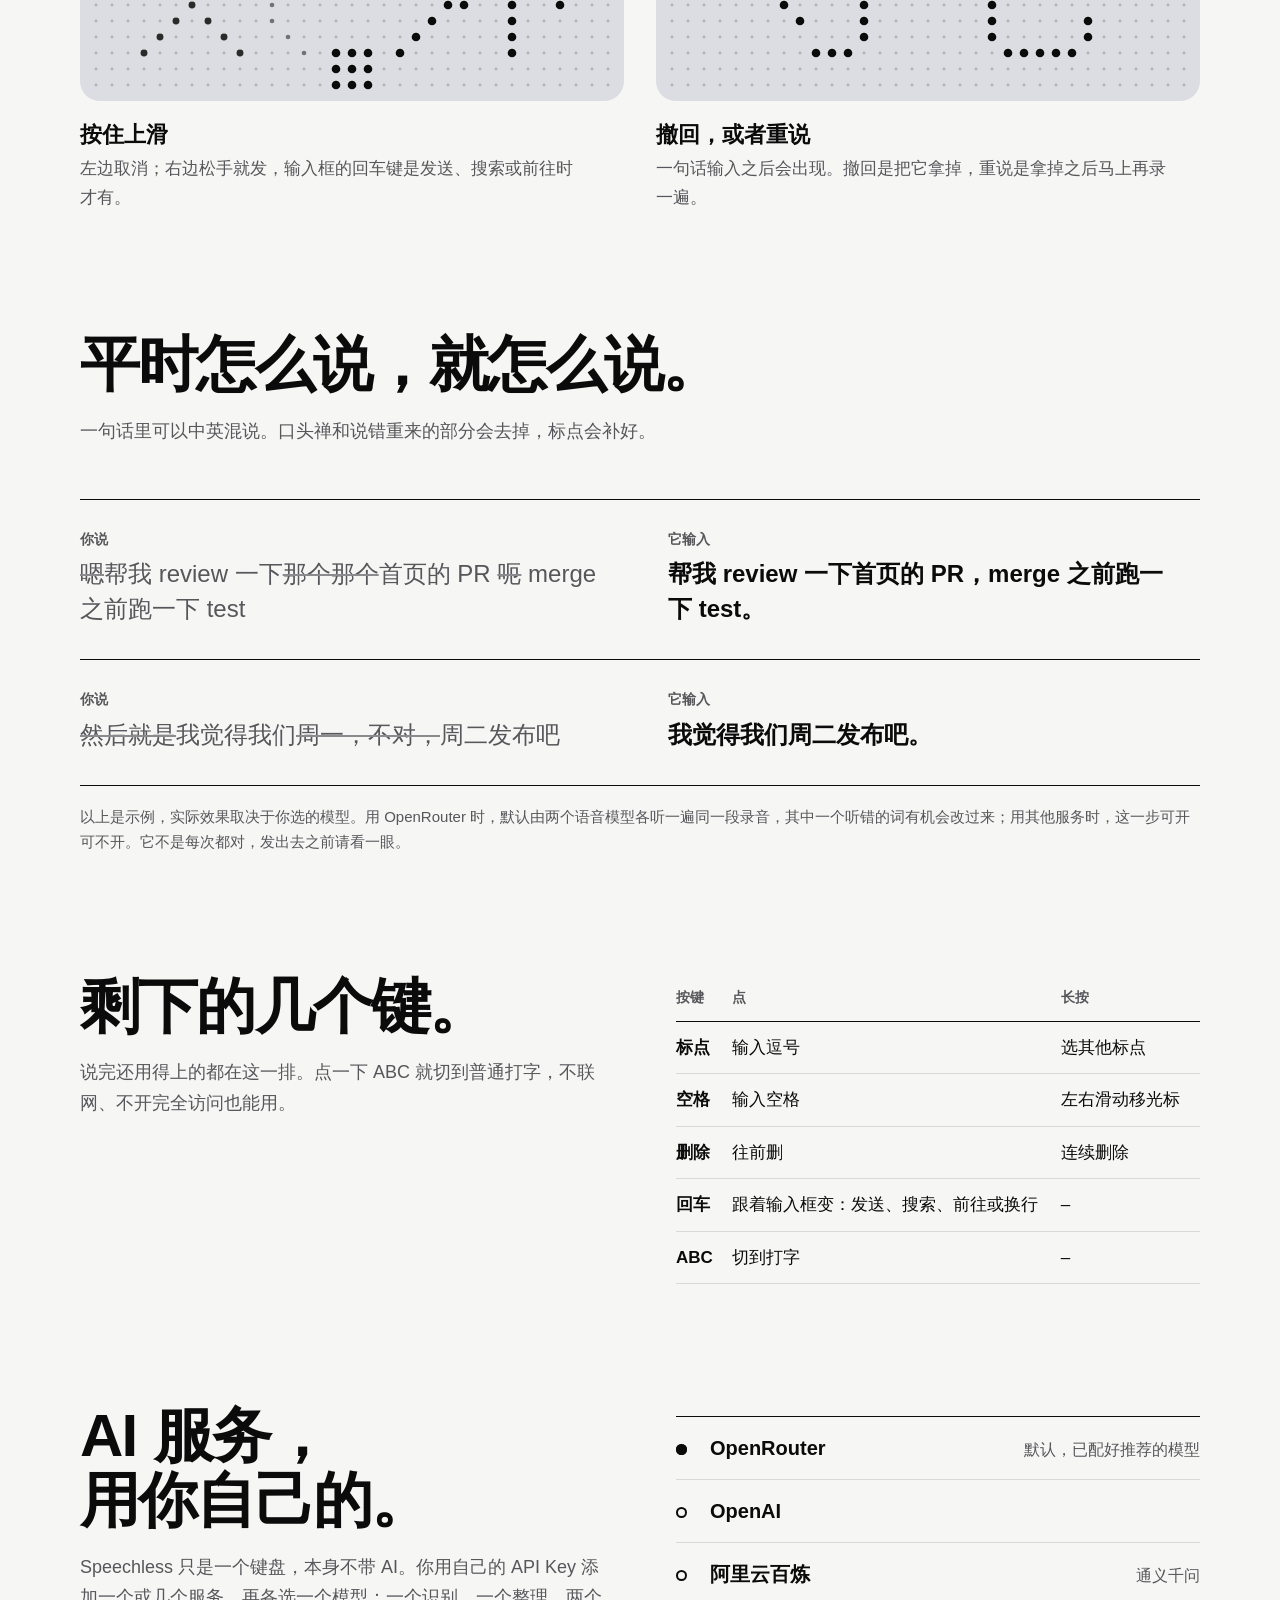
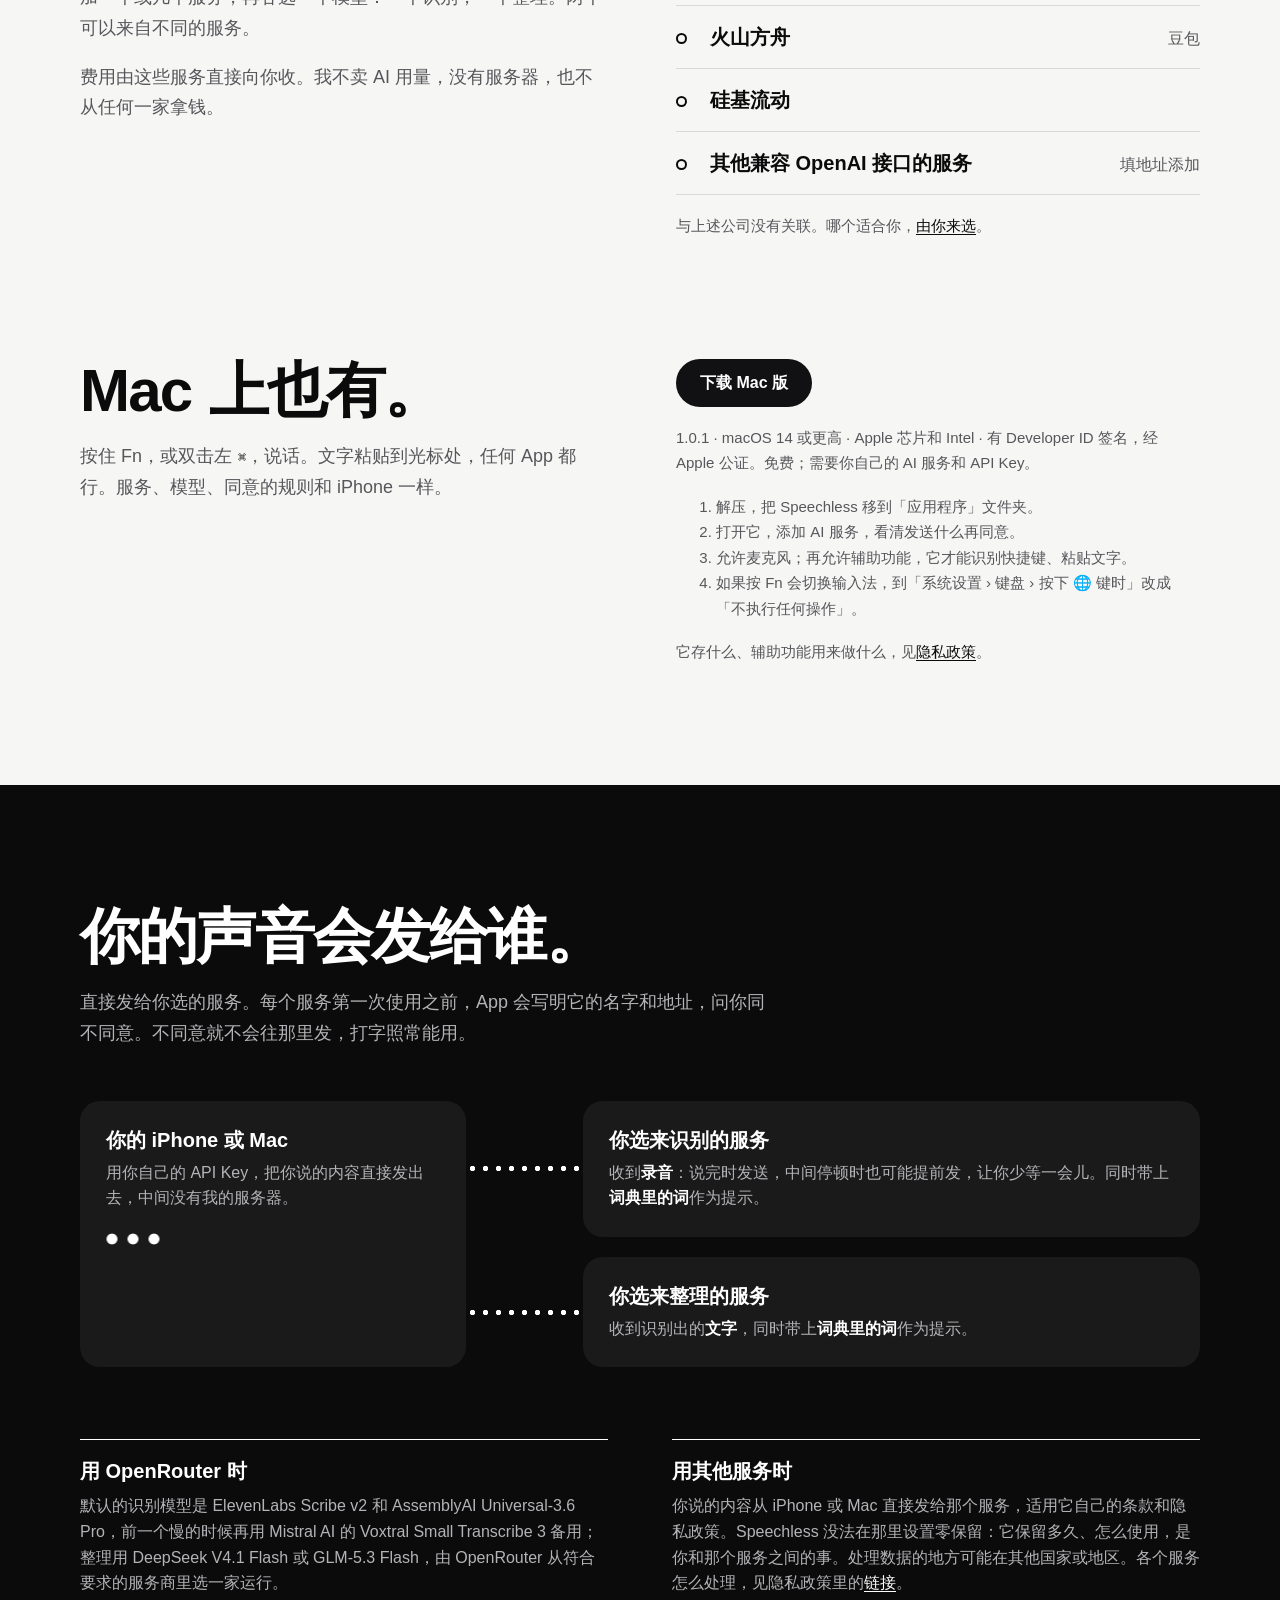
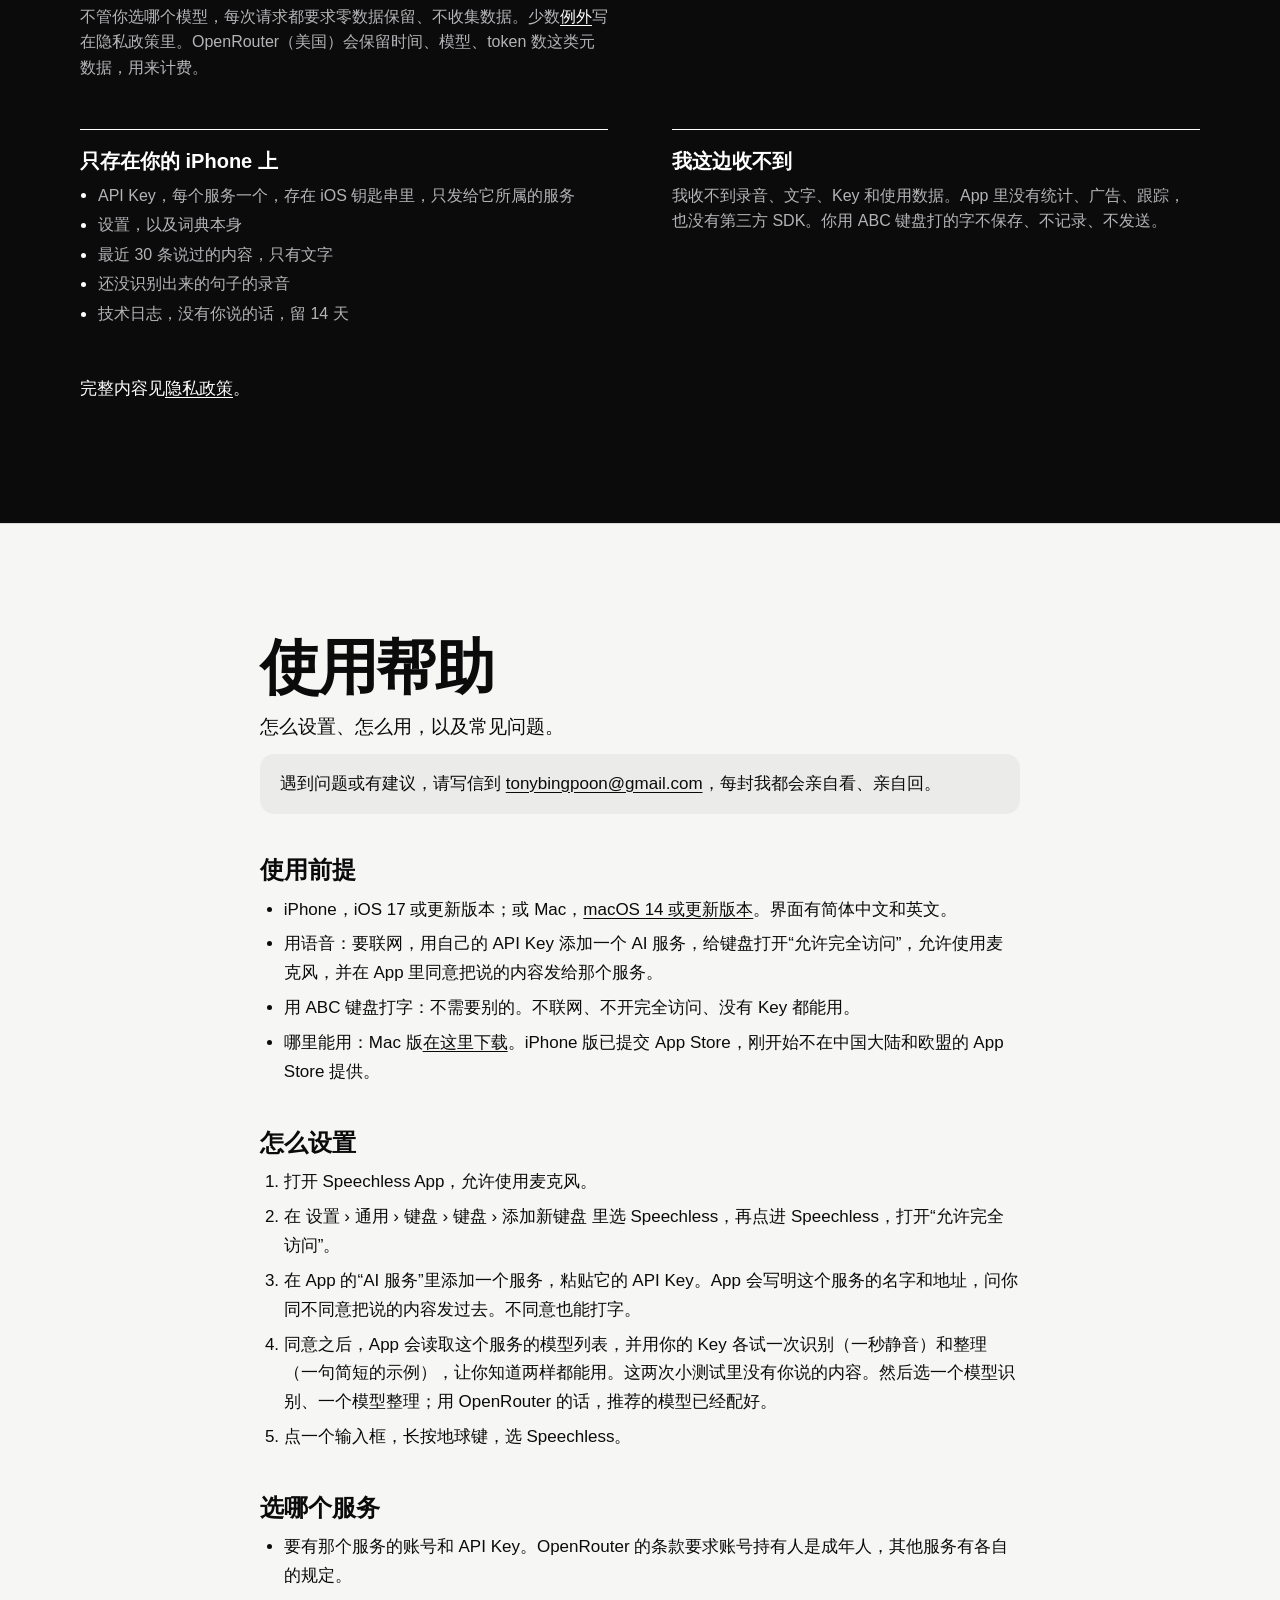
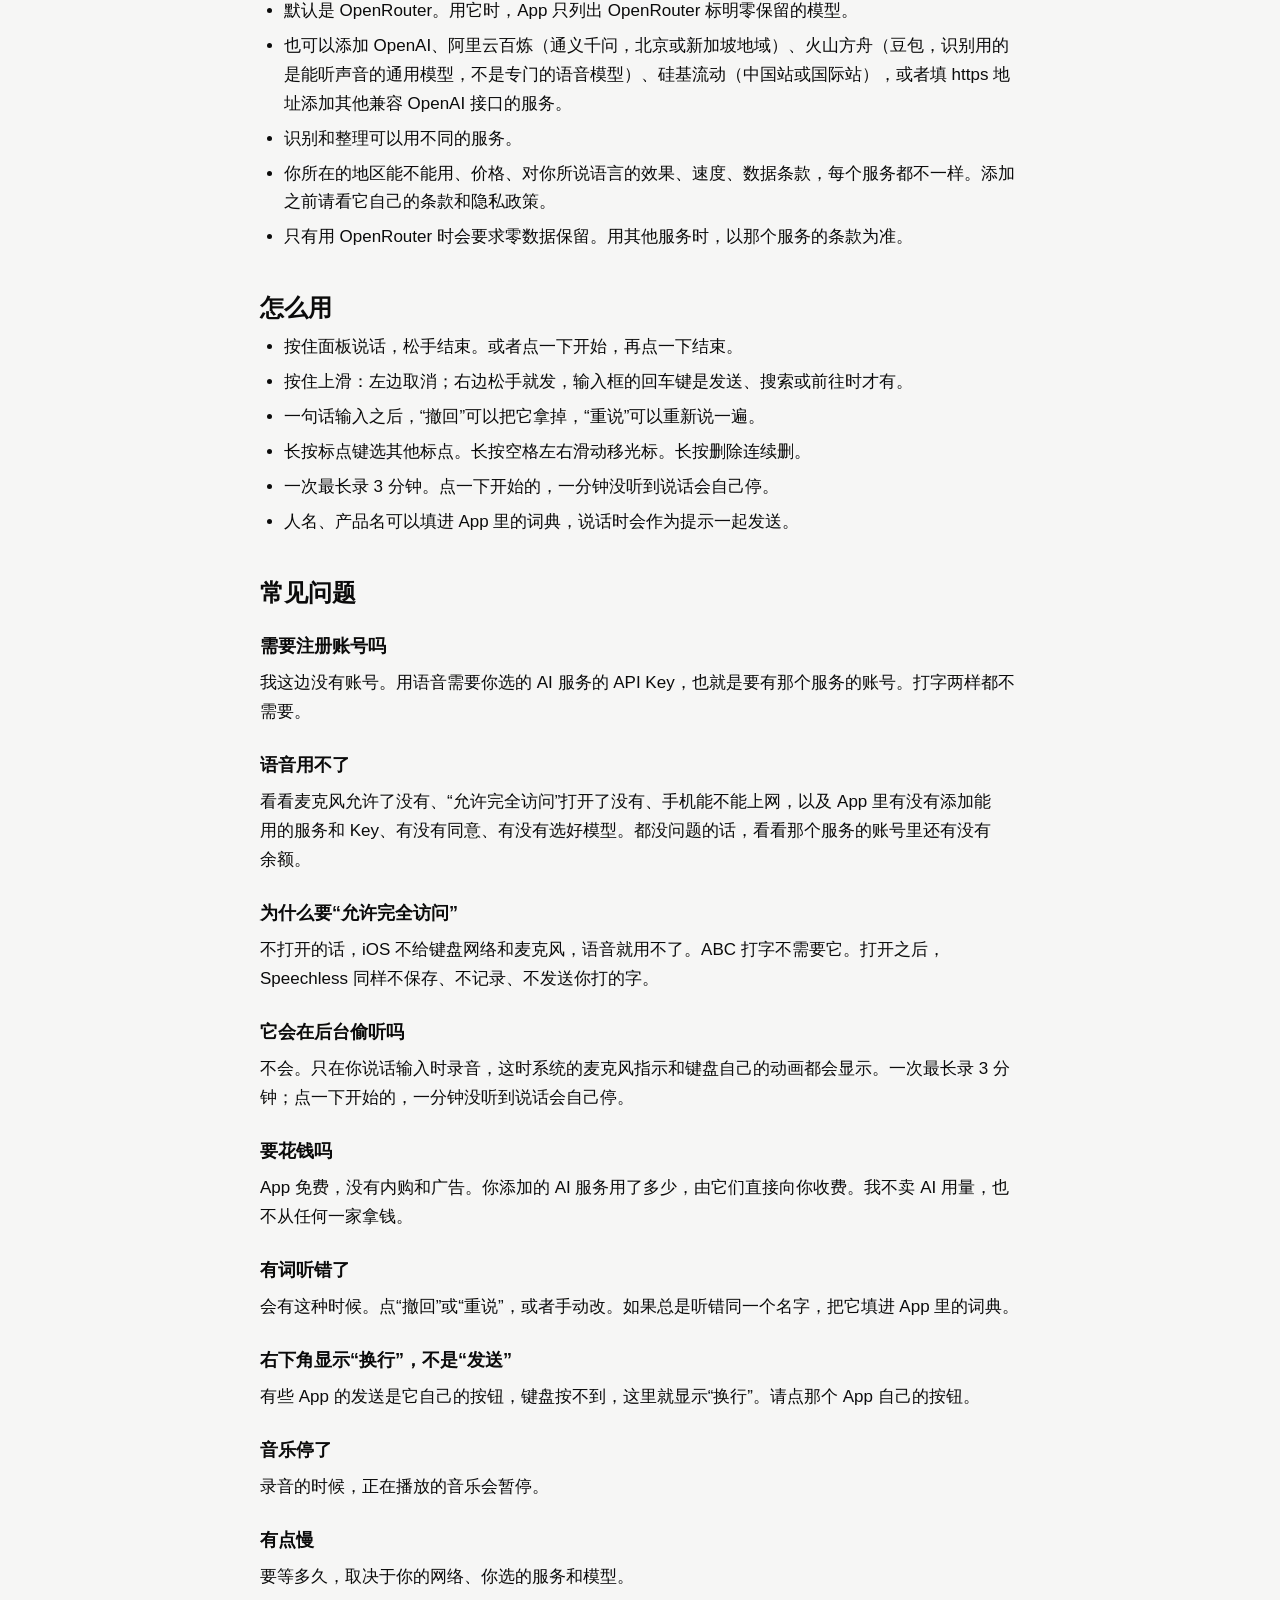
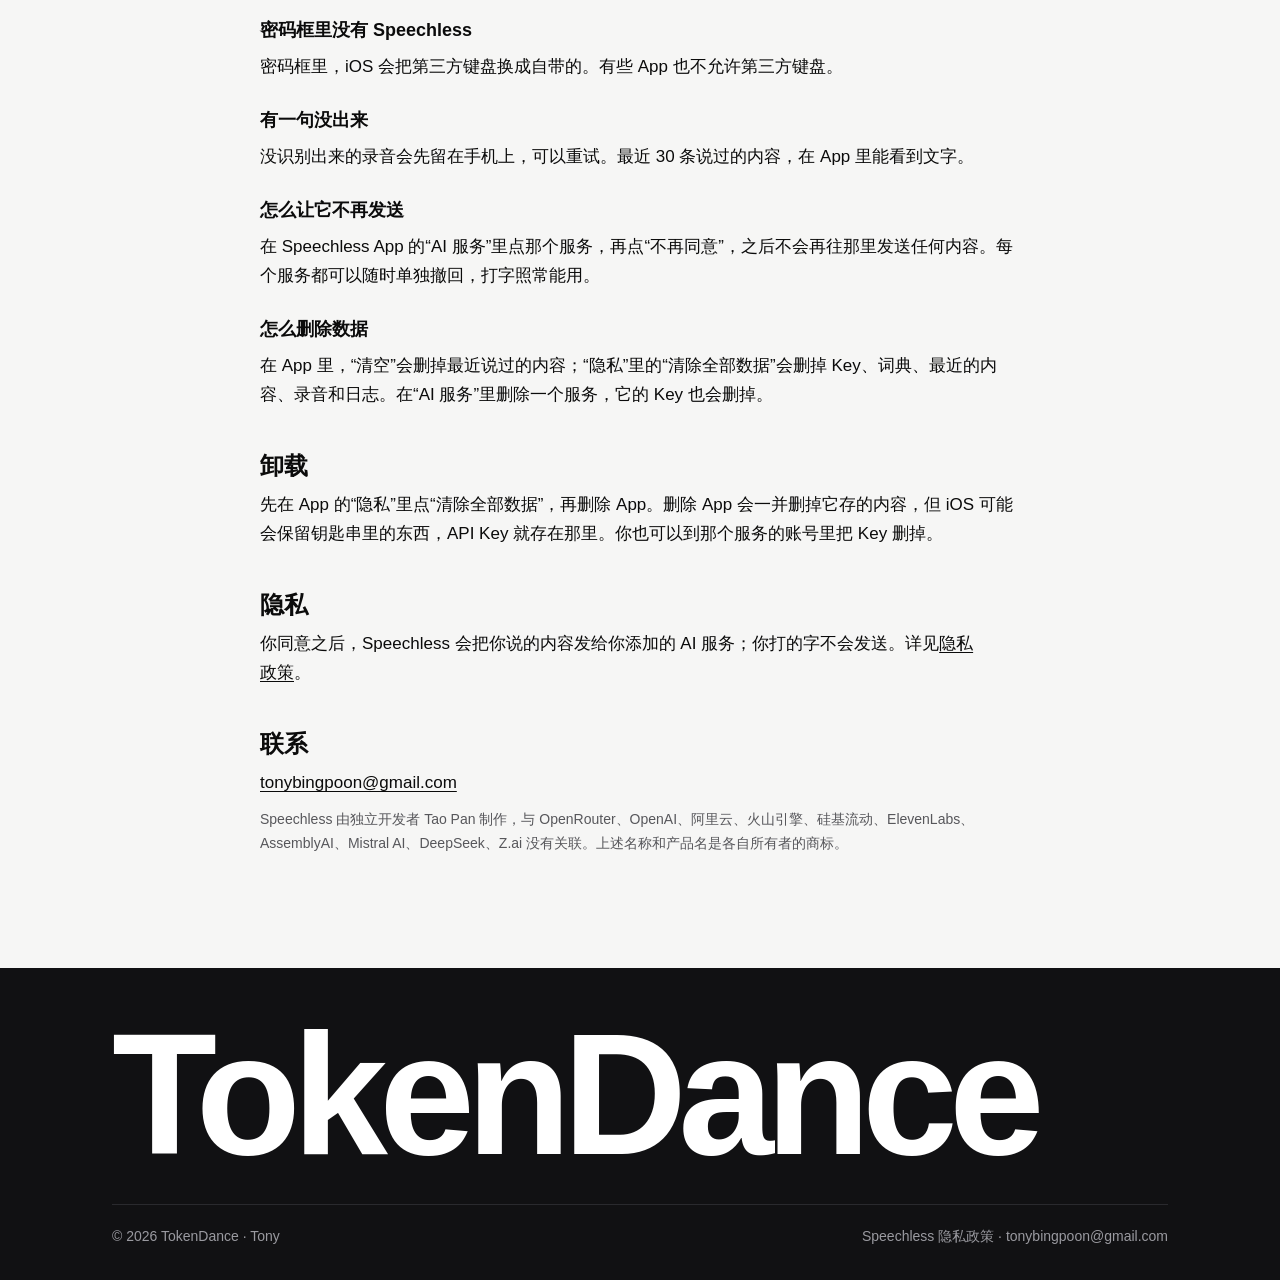
<file: zh/speechless/index.html>
<!doctype html>
<html lang="zh-CN">
  <head>
    <meta charset="UTF-8" />
    <meta name="viewport" content="width=device-width, initial-scale=1" />
    <title>Speechless 语音键盘：按住说话，松手就是文字</title>
    <meta
      name="description"
      content="Speechless 是免费的语音输入，iPhone 和 Mac 都能用。按住说话，松手，文字就输入在光标的位置。Mac 版可以直接下载，iPhone 版已提交 App Store。AI 服务用你自己的：填上你的 API Key，你同意之后，说的内容才会发给那个服务。"
    />
    <meta name="author" content="Tony" />
    <meta name="robots" content="index, follow" />
    <meta name="theme-color" content="#f6f6f5" />
    <link rel="canonical" href="https://tokendance.life/zh/speechless/" />
    <link rel="alternate" hreflang="en" href="https://tokendance.life/speechless/" />
    <link rel="alternate" hreflang="zh-CN" href="https://tokendance.life/zh/speechless/" />
    <link rel="alternate" hreflang="x-default" href="https://tokendance.life/speechless/" />
    <link rel="icon" type="image/webp" href="/assets/apps/speechless-icon.webp?v=20261124a" />
    <link rel="apple-touch-icon" href="/apple-touch-icon.png?v=20261022b" />
    <script>document.documentElement.classList.add("js")</script>
    <link rel="stylesheet" href="/styles.css?v=20261125a" />
    <link rel="stylesheet" href="/speechless/sp.css?v=20261125b" />

    <meta property="og:type" content="website" />
    <meta property="og:site_name" content="TokenDance" />
    <meta property="og:url" content="https://tokendance.life/zh/speechless/" />
    <meta property="og:title" content="Speechless 语音键盘：按住说话，松手就是文字" />
    <meta property="og:description" content="iPhone 和 Mac 语音输入，AI 服务用你自己的。Mac 版可以下载，iPhone 版已提交 App Store。" />
    <meta property="og:image" content="https://tokendance.life/assets/og-tokendance.png" />
    <meta property="og:image:width" content="1200" />
    <meta property="og:image:height" content="630" />
    <meta property="og:locale" content="zh_CN" />
    <meta property="og:locale:alternate" content="en_US" />
    <meta name="twitter:card" content="summary_large_image" />
    <meta name="twitter:title" content="Speechless 语音键盘：按住说话，松手就是文字" />
    <meta name="twitter:description" content="iPhone 和 Mac 语音输入，AI 服务用你自己的。Mac 版可以下载，iPhone 版已提交 App Store。" />
    <meta name="twitter:image" content="https://tokendance.life/assets/og-tokendance.png" />
    <script type="application/ld+json">
      {
        "@context": "https://schema.org",
        "@graph": [
          {
            "@type": "Organization",
            "@id": "https://tokendance.life/#organization",
            "name": "TokenDance",
            "url": "https://tokendance.life/",
            "email": "tonybingpoon@gmail.com"
          },
          {
            "@type": "SoftwareApplication",
            "@id": "https://tokendance.life/speechless/#app",
            "name": "Speechless",
            "alternateName": "Speechless 语音键盘",
            "url": "https://tokendance.life/speechless/",
            "image": "https://tokendance.life/assets/apps/speechless-icon.webp",
            "applicationCategory": "UtilitiesApplication",
            "operatingSystem": "iOS 17 或更新版本，macOS 14 或更新版本",
            "downloadUrl": "https://tokendance.life/zh/speechless/#mac",
            "offers": {
              "@type": "Offer",
              "price": "0",
              "priceCurrency": "USD"
            },
            "inLanguage": "zh-CN",
            "description": "iPhone 和 Mac 语音输入：按住说话，松手，文字就输入在光标的位置。Mac 版可以直接下载，iPhone 版已提交 App Store。AI 服务用你自己的：填上你的 API Key，你在 App 里同意之后，说的内容才会发给那个服务。普通打字不用联网。",
            "featureList": [
              "按住说话，或者点一下开始、再点一下结束",
              "AI 服务用你自己的，填自己的 API Key：OpenRouter、OpenAI、阿里云百炼（通义千问）、火山方舟（豆包）、硅基流动，或其他兼容 OpenAI 接口的服务",
              "识别和整理各选一个模型，可以来自不同的服务",
              "一句话里可以中英混说",
              "去掉口头禅和说错重来的部分，补好标点",
              "按住上滑：左边取消，右边松手就发（回车键是发送、搜索、前往时）",
              "撤回，或者重说",
              "ABC 打字键盘，不联网、不开完全访问也能用",
              "没有广告、跟踪和统计"
            ],
            "publisher": {
              "@id": "https://tokendance.life/#organization"
            }
          },
          {
            "@type": "WebPage",
            "@id": "https://tokendance.life/zh/speechless/",
            "url": "https://tokendance.life/zh/speechless/",
            "name": "Speechless 语音键盘：按住说话，松手就是文字",
            "inLanguage": "zh-CN",
            "about": {
              "@id": "https://tokendance.life/speechless/#app"
            },
            "isPartOf": {
              "@id": "https://tokendance.life/zh/#website"
            }
          },
          {
            "@type": "BreadcrumbList",
            "itemListElement": [
              {
                "@type": "ListItem",
                "position": 1,
                "name": "TokenDance",
                "item": "https://tokendance.life/zh/"
              },
              {
                "@type": "ListItem",
                "position": 2,
                "name": "Speechless",
                "item": "https://tokendance.life/zh/speechless/"
              }
            ]
          },
          {
            "@type": "FAQPage",
            "@id": "https://tokendance.life/zh/speechless/#faq",
            "inLanguage": "zh-CN",
            "mainEntity": [
              {
                "@type": "Question",
                "name": "需要注册账号吗",
                "acceptedAnswer": {
                  "@type": "Answer",
                  "text": "我这边没有账号。用语音需要你选的 AI 服务的 API Key，也就是要有那个服务的账号。打字两样都不需要。"
                }
              },
              {
                "@type": "Question",
                "name": "为什么要“允许完全访问”",
                "acceptedAnswer": {
                  "@type": "Answer",
                  "text": "不打开的话，iOS 不给键盘网络和麦克风，语音就用不了。ABC 打字不需要它。打开之后，Speechless 同样不保存、不记录、不发送你打的字。"
                }
              },
              {
                "@type": "Question",
                "name": "它会在后台偷听吗",
                "acceptedAnswer": {
                  "@type": "Answer",
                  "text": "不会。只在你说话输入时录音，这时系统的麦克风指示和键盘自己的动画都会显示。一次最长录 3 分钟；点一下开始的，一分钟没听到说话会自己停。"
                }
              },
              {
                "@type": "Question",
                "name": "要花钱吗",
                "acceptedAnswer": {
                  "@type": "Answer",
                  "text": "App 免费，没有内购和广告。你添加的 AI 服务用了多少，由它们直接向你收费。我不卖 AI 用量，也不从任何一家拿钱。"
                }
              },
              {
                "@type": "Question",
                "name": "怎么让它不再发送",
                "acceptedAnswer": {
                  "@type": "Answer",
                  "text": "在 Speechless App 的“AI 服务”里点那个服务，再点“不再同意”，之后不会再往那里发送任何内容。每个服务都可以随时单独撤回，打字照常能用。"
                }
              }
            ]
          }
        ]
      }
    </script>
  </head>
  <body class="sp-page">
    <a class="skip-link" href="#main">跳到正文</a>
    <header class="site-header">
      <div class="wrap header-inner">
        <a class="brand" href="/zh/">
          <img src="/favicon.svg?v=20261022b" width="22" height="22" alt="" />TokenDance
        </a>
        <nav aria-label="Speechless">
          <a href="#how">怎么用</a>
          <a href="#service">AI 服务</a>
          <a href="#mac">Mac</a>
          <a href="#sent">隐私</a>
          <a href="#help">帮助</a>
        </nav>
        <a class="lang" href="/speechless/" hreflang="en" lang="en">EN</a>
      </div>
    </header>

    <main id="main">
      <section class="sp-hero" id="sp-hero">
        <div class="sp-wrap sp-hero-copy">
          <p class="sp-eyebrow"><img src="/assets/apps/speechless-icon.webp?v=20261124a" width="40" height="40" alt="" />Speechless · iPhone 和 Mac</p>
          <h1><span class="w">按住<span class="pt">。</span></span> <span class="w">说话<span class="pt">。</span></span> <span class="w">松手<span class="pt">。</span></span></h1>
          <div class="sp-hero-row">
            <p class="sp-lead">语音输入，AI 服务用你自己的。iPhone 上按住面板，Mac 上按住 Fn，说完松手，文字就输入在光标的位置，不用跳出正在用的 App。</p>
            <div>
              <p class="sp-get"><a class="btn btn-dark" href="#mac">下载 Mac 版</a></p>
              <p class="sp-status"><i></i>iPhone 版已提交 App Store</p>
              <p class="sp-small">免费 · iOS 17 或 macOS 14 起 · AI 服务和 API Key 由你自己添加 · 浅色深色跟随系统</p>
            </div>
          </div>
        </div>
        <div class="sp-wrap sp-field">
          <span class="sp-tag">示例</span>
          <p><span id="sp-text" data-lines='[{"text":"那个 PR 我看完了，没问题，下午 merge 吧。"},{"text":"我晚十分钟到，你们先开始，不用等我。"},{"text":"Can we push the design review to Thursday afternoon?","lang":"en"}]'>那个 PR 我看完了，没问题，下午 merge 吧。</span><span class="sp-caret" aria-hidden="true"></span></p>
        </div>
        <div class="sp-kb">
          <button class="sp-pad" id="sp-pad" type="button">
            <canvas aria-hidden="true"></canvas>
            <span class="sp-hint">按住看示例，不会用到麦克风</span>
          </button>
          <div class="sp-wrap sp-keys" aria-hidden="true">
            <span>ABC</span><span>，</span><span>空格</span><span><svg viewBox="0 0 24 24"><path d="M9 5h11a1 1 0 0 1 1 1v12a1 1 0 0 1-1 1H9l-6-7z" /><path d="m11.5 9.5 5 5m0-5-5 5" /></svg></span><span class="go">发送</span>
          </div>
        </div>
      </section>

      <section class="sp-section" id="how" aria-labelledby="how-h">
        <div class="sp-wrap">
          <div class="sp-head"><h2 id="how-h">按住、点一下，或者上滑。</h2><p>整块面板就是一个键。你一说话它就跟着亮，看得到它在听。</p></div>
          <ul class="sp-moves">
            <li><svg class="sp-led" viewBox="0 0 442 156" aria-hidden="true" focusable="false"><path d="M13 13h.01M26 13h.01M39 13h.01M52 13h.01M65 13h.01M78 13h.01M91 13h.01M104 13h.01M117 13h.01M130 13h.01M143 13h.01M156 13h.01M169 13h.01M182 13h.01M195 13h.01M208 13h.01M234 13h.01M247 13h.01M260 13h.01M273 13h.01M286 13h.01M299 13h.01M312 13h.01M325 13h.01M338 13h.01M351 13h.01M364 13h.01M377 13h.01M390 13h.01M403 13h.01M416 13h.01M429 13h.01M13 26h.01M26 26h.01M39 26h.01M52 26h.01M65 26h.01M78 26h.01M91 26h.01M104 26h.01M117 26h.01M130 26h.01M143 26h.01M156 26h.01M169 26h.01M182 26h.01M260 26h.01M273 26h.01M286 26h.01M299 26h.01M312 26h.01M325 26h.01M338 26h.01M351 26h.01M364 26h.01M377 26h.01M390 26h.01M403 26h.01M416 26h.01M429 26h.01M13 39h.01M26 39h.01M39 39h.01M52 39h.01M65 39h.01M78 39h.01M91 39h.01M104 39h.01M117 39h.01M143 39h.01M182 39h.01M260 39h.01M299 39h.01M325 39h.01M338 39h.01M351 39h.01M364 39h.01M377 39h.01M390 39h.01M403 39h.01M416 39h.01M429 39h.01M13 52h.01M26 52h.01M39 52h.01M52 52h.01M65 52h.01M78 52h.01M91 52h.01M117 52h.01M143 52h.01M299 52h.01M325 52h.01M351 52h.01M364 52h.01M377 52h.01M390 52h.01M403 52h.01M416 52h.01M429 52h.01M13 65h.01M26 65h.01M39 65h.01M403 65h.01M416 65h.01M429 65h.01M13 91h.01M26 91h.01M39 91h.01M403 91h.01M416 91h.01M429 91h.01M13 104h.01M26 104h.01M39 104h.01M52 104h.01M65 104h.01M78 104h.01M91 104h.01M117 104h.01M143 104h.01M299 104h.01M325 104h.01M351 104h.01M364 104h.01M377 104h.01M390 104h.01M403 104h.01M416 104h.01M429 104h.01M13 117h.01M26 117h.01M39 117h.01M52 117h.01M65 117h.01M78 117h.01M91 117h.01M104 117h.01M117 117h.01M143 117h.01M182 117h.01M260 117h.01M299 117h.01M325 117h.01M338 117h.01M351 117h.01M364 117h.01M377 117h.01M390 117h.01M403 117h.01M416 117h.01M429 117h.01M13 130h.01M26 130h.01M39 130h.01M52 130h.01M65 130h.01M78 130h.01M91 130h.01M104 130h.01M117 130h.01M130 130h.01M143 130h.01M156 130h.01M169 130h.01M182 130h.01M260 130h.01M273 130h.01M286 130h.01M299 130h.01M312 130h.01M325 130h.01M338 130h.01M351 130h.01M364 130h.01M377 130h.01M390 130h.01M403 130h.01M416 130h.01M429 130h.01M13 143h.01M26 143h.01M39 143h.01M52 143h.01M65 143h.01M78 143h.01M91 143h.01M104 143h.01M117 143h.01M130 143h.01M143 143h.01M156 143h.01M169 143h.01M182 143h.01M195 143h.01M208 143h.01M234 143h.01M247 143h.01M260 143h.01M273 143h.01M286 143h.01M299 143h.01M312 143h.01M325 143h.01M338 143h.01M351 143h.01M364 143h.01M377 143h.01M390 143h.01M403 143h.01M416 143h.01M429 143h.01" stroke-width="2.3" stroke-opacity="0.2"/><path d="M208 26h.01M234 26h.01M130 39h.01M156 39h.01M286 39h.01M312 39h.01M104 52h.01M338 52h.01M52 65h.01M65 65h.01M91 65h.01M351 65h.01M377 65h.01M390 65h.01M13 78h.01M429 78h.01M52 91h.01M65 91h.01M91 91h.01M351 91h.01M377 91h.01M390 91h.01M104 104h.01M338 104h.01M130 117h.01M156 117h.01M286 117h.01M312 117h.01M208 130h.01M234 130h.01" stroke-width="3.8" stroke-opacity="0.5"/><path d="M221 13h.01M130 52h.01M312 52h.01M78 65h.01M104 65h.01M117 65h.01M130 65h.01M312 65h.01M325 65h.01M338 65h.01M364 65h.01M26 78h.01M39 78h.01M52 78h.01M65 78h.01M78 78h.01M91 78h.01M104 78h.01M117 78h.01M130 78h.01M312 78h.01M325 78h.01M338 78h.01M351 78h.01M364 78h.01M377 78h.01M390 78h.01M403 78h.01M416 78h.01M78 91h.01M104 91h.01M117 91h.01M130 91h.01M312 91h.01M325 91h.01M338 91h.01M364 91h.01M130 104h.01M312 104h.01M221 143h.01" stroke-width="5.6" stroke-opacity="0.85"/><path d="M195 26h.01M221 26h.01M247 26h.01M169 39h.01M195 39h.01M208 39h.01M221 39h.01M234 39h.01M247 39h.01M273 39h.01M156 52h.01M169 52h.01M182 52h.01M195 52h.01M208 52h.01M221 52h.01M234 52h.01M247 52h.01M260 52h.01M273 52h.01M286 52h.01M143 65h.01M156 65h.01M169 65h.01M182 65h.01M195 65h.01M208 65h.01M221 65h.01M234 65h.01M247 65h.01M260 65h.01M273 65h.01M286 65h.01M299 65h.01M143 78h.01M156 78h.01M169 78h.01M182 78h.01M195 78h.01M208 78h.01M221 78h.01M234 78h.01M247 78h.01M260 78h.01M273 78h.01M286 78h.01M299 78h.01M143 91h.01M156 91h.01M169 91h.01M182 91h.01M195 91h.01M208 91h.01M221 91h.01M234 91h.01M247 91h.01M260 91h.01M273 91h.01M286 91h.01M299 91h.01M156 104h.01M169 104h.01M182 104h.01M195 104h.01M208 104h.01M221 104h.01M234 104h.01M247 104h.01M260 104h.01M273 104h.01M286 104h.01M169 117h.01M195 117h.01M208 117h.01M221 117h.01M234 117h.01M247 117h.01M273 117h.01M195 130h.01M221 130h.01M247 130h.01" stroke-width="7" stroke-opacity="1"/></svg><h3>按住说话</h3><p>松手，文字就输入在光标的位置。</p></li>
            <li><svg class="sp-led" viewBox="0 0 442 156" aria-hidden="true" focusable="false"><path d="M13 13h.01M26 13h.01M39 13h.01M52 13h.01M65 13h.01M78 13h.01M91 13h.01M104 13h.01M156 13h.01M169 13h.01M182 13h.01M195 13h.01M208 13h.01M234 13h.01M247 13h.01M260 13h.01M273 13h.01M286 13h.01M338 13h.01M351 13h.01M364 13h.01M377 13h.01M390 13h.01M403 13h.01M416 13h.01M429 13h.01M13 26h.01M26 26h.01M39 26h.01M52 26h.01M65 26h.01M78 26h.01M91 26h.01M104 26h.01M143 26h.01M156 26h.01M169 26h.01M273 26h.01M286 26h.01M299 26h.01M338 26h.01M351 26h.01M364 26h.01M377 26h.01M390 26h.01M403 26h.01M416 26h.01M429 26h.01M13 39h.01M26 39h.01M39 39h.01M52 39h.01M65 39h.01M78 39h.01M91 39h.01M143 39h.01M156 39h.01M208 39h.01M221 39h.01M234 39h.01M286 39h.01M299 39h.01M351 39h.01M364 39h.01M377 39h.01M390 39h.01M403 39h.01M416 39h.01M429 39h.01M13 52h.01M26 52h.01M39 52h.01M52 52h.01M65 52h.01M78 52h.01M91 52h.01M130 52h.01M143 52h.01M156 52h.01M195 52h.01M208 52h.01M221 52h.01M234 52h.01M247 52h.01M286 52h.01M299 52h.01M312 52h.01M351 52h.01M364 52h.01M377 52h.01M390 52h.01M403 52h.01M416 52h.01M429 52h.01M13 65h.01M26 65h.01M39 65h.01M52 65h.01M65 65h.01M78 65h.01M91 65h.01M130 65h.01M143 65h.01M156 65h.01M182 65h.01M195 65h.01M247 65h.01M260 65h.01M286 65h.01M299 65h.01M312 65h.01M351 65h.01M364 65h.01M377 65h.01M390 65h.01M403 65h.01M416 65h.01M429 65h.01M13 78h.01M26 78h.01M39 78h.01M52 78h.01M65 78h.01M78 78h.01M91 78h.01M130 78h.01M143 78h.01M182 78h.01M195 78h.01M247 78h.01M260 78h.01M299 78h.01M312 78h.01M351 78h.01M364 78h.01M377 78h.01M390 78h.01M403 78h.01M416 78h.01M429 78h.01M13 91h.01M26 91h.01M39 91h.01M52 91h.01M65 91h.01M78 91h.01M91 91h.01M130 91h.01M143 91h.01M156 91h.01M182 91h.01M195 91h.01M247 91h.01M260 91h.01M286 91h.01M299 91h.01M312 91h.01M351 91h.01M364 91h.01M377 91h.01M390 91h.01M403 91h.01M416 91h.01M429 91h.01M13 104h.01M26 104h.01M39 104h.01M52 104h.01M65 104h.01M78 104h.01M91 104h.01M130 104h.01M143 104h.01M156 104h.01M195 104h.01M208 104h.01M221 104h.01M234 104h.01M247 104h.01M286 104h.01M299 104h.01M312 104h.01M351 104h.01M364 104h.01M377 104h.01M390 104h.01M403 104h.01M416 104h.01M429 104h.01M13 117h.01M26 117h.01M39 117h.01M52 117h.01M65 117h.01M78 117h.01M91 117h.01M143 117h.01M156 117h.01M208 117h.01M221 117h.01M234 117h.01M286 117h.01M299 117h.01M351 117h.01M364 117h.01M377 117h.01M390 117h.01M403 117h.01M416 117h.01M429 117h.01M13 130h.01M26 130h.01M39 130h.01M52 130h.01M65 130h.01M78 130h.01M91 130h.01M104 130h.01M143 130h.01M156 130h.01M169 130h.01M273 130h.01M286 130h.01M299 130h.01M338 130h.01M351 130h.01M364 130h.01M377 130h.01M390 130h.01M403 130h.01M416 130h.01M429 130h.01M13 143h.01M26 143h.01M39 143h.01M52 143h.01M65 143h.01M78 143h.01M91 143h.01M104 143h.01M156 143h.01M169 143h.01M182 143h.01M195 143h.01M208 143h.01M234 143h.01M247 143h.01M260 143h.01M273 143h.01M286 143h.01M338 143h.01M351 143h.01M364 143h.01M377 143h.01M390 143h.01M403 143h.01M416 143h.01M429 143h.01" stroke-width="2.3" stroke-opacity="0.2"/><path d="M117 13h.01M143 13h.01M221 13h.01M299 13h.01M325 13h.01M130 26h.01M182 26h.01M260 26h.01M312 26h.01M104 39h.01M130 39h.01M169 39h.01M273 39h.01M312 39h.01M338 39h.01M104 52h.01M338 52h.01M104 65h.01M117 65h.01M325 65h.01M338 65h.01M104 78h.01M117 78h.01M156 78h.01M286 78h.01M325 78h.01M338 78h.01M104 91h.01M117 91h.01M325 91h.01M338 91h.01M104 104h.01M338 104h.01M104 117h.01M130 117h.01M169 117h.01M273 117h.01M312 117h.01M338 117h.01M130 130h.01M182 130h.01M260 130h.01M312 130h.01M117 143h.01M143 143h.01M221 143h.01M299 143h.01M325 143h.01" stroke-width="3.8" stroke-opacity="0.5"/><path d="M130 13h.01M312 13h.01M117 26h.01M325 26h.01M117 39h.01M195 39h.01M247 39h.01M325 39h.01M117 52h.01M182 52h.01M260 52h.01M325 52h.01M117 104h.01M182 104h.01M260 104h.01M325 104h.01M117 117h.01M195 117h.01M247 117h.01M325 117h.01M117 130h.01M325 130h.01M130 143h.01M312 143h.01" stroke-width="5.6" stroke-opacity="0.85"/><path d="M195 26h.01M208 26h.01M221 26h.01M234 26h.01M247 26h.01M182 39h.01M260 39h.01M169 52h.01M273 52h.01M169 65h.01M208 65h.01M221 65h.01M234 65h.01M273 65h.01M169 78h.01M208 78h.01M221 78h.01M234 78h.01M273 78h.01M169 91h.01M208 91h.01M221 91h.01M234 91h.01M273 91h.01M169 104h.01M273 104h.01M182 117h.01M260 117h.01M195 130h.01M208 130h.01M221 130h.01M234 130h.01M247 130h.01" stroke-width="7" stroke-opacity="1"/></svg><h3>点一下开始，再点一下结束</h3><p>不想一直按着的时候用。一分钟没听到说话会自己停。</p></li>
            <li><svg class="sp-led" viewBox="0 0 442 156" aria-hidden="true" focusable="false"><path d="M13 13h.01M26 13h.01M39 13h.01M52 13h.01M65 13h.01M78 13h.01M91 13h.01M104 13h.01M117 13h.01M130 13h.01M143 13h.01M156 13h.01M169 13h.01M182 13h.01M195 13h.01M208 13h.01M221 13h.01M234 13h.01M247 13h.01M260 13h.01M273 13h.01M286 13h.01M299 13h.01M312 13h.01M325 13h.01M338 13h.01M351 13h.01M364 13h.01M377 13h.01M390 13h.01M403 13h.01M416 13h.01M429 13h.01M13 26h.01M26 26h.01M39 26h.01M52 26h.01M65 26h.01M78 26h.01M91 26h.01M104 26h.01M117 26h.01M130 26h.01M143 26h.01M156 26h.01M169 26h.01M182 26h.01M195 26h.01M208 26h.01M221 26h.01M234 26h.01M247 26h.01M260 26h.01M273 26h.01M286 26h.01M299 26h.01M312 26h.01M325 26h.01M338 26h.01M351 26h.01M364 26h.01M377 26h.01M390 26h.01M403 26h.01M416 26h.01M429 26h.01M13 39h.01M26 39h.01M39 39h.01M65 39h.01M78 39h.01M91 39h.01M104 39h.01M117 39h.01M143 39h.01M156 39h.01M169 39h.01M182 39h.01M195 39h.01M208 39h.01M221 39h.01M234 39h.01M247 39h.01M260 39h.01M273 39h.01M286 39h.01M299 39h.01M312 39h.01M325 39h.01M338 39h.01M364 39h.01M377 39h.01M390 39h.01M403 39h.01M416 39h.01M429 39h.01M13 52h.01M26 52h.01M39 52h.01M52 52h.01M78 52h.01M91 52h.01M104 52h.01M130 52h.01M143 52h.01M156 52h.01M169 52h.01M182 52h.01M195 52h.01M208 52h.01M221 52h.01M234 52h.01M247 52h.01M260 52h.01M273 52h.01M286 52h.01M299 52h.01M312 52h.01M325 52h.01M377 52h.01M390 52h.01M403 52h.01M416 52h.01M429 52h.01M13 65h.01M26 65h.01M39 65h.01M52 65h.01M65 65h.01M91 65h.01M117 65h.01M130 65h.01M143 65h.01M156 65h.01M169 65h.01M182 65h.01M195 65h.01M208 65h.01M221 65h.01M234 65h.01M247 65h.01M260 65h.01M273 65h.01M286 65h.01M299 65h.01M312 65h.01M338 65h.01M364 65h.01M390 65h.01M403 65h.01M416 65h.01M429 65h.01M13 78h.01M26 78h.01M39 78h.01M52 78h.01M65 78h.01M78 78h.01M104 78h.01M117 78h.01M130 78h.01M143 78h.01M169 78h.01M182 78h.01M195 78h.01M208 78h.01M221 78h.01M234 78h.01M247 78h.01M260 78h.01M273 78h.01M286 78h.01M325 78h.01M338 78h.01M364 78h.01M377 78h.01M403 78h.01M416 78h.01M429 78h.01M13 91h.01M26 91h.01M39 91h.01M52 91h.01M65 91h.01M91 91h.01M117 91h.01M130 91h.01M143 91h.01M169 91h.01M182 91h.01M195 91h.01M208 91h.01M221 91h.01M234 91h.01M247 91h.01M260 91h.01M273 91h.01M299 91h.01M312 91h.01M325 91h.01M338 91h.01M364 91h.01M377 91h.01M390 91h.01M403 91h.01M416 91h.01M429 91h.01M13 104h.01M26 104h.01M39 104h.01M52 104h.01M78 104h.01M91 104h.01M104 104h.01M130 104h.01M143 104h.01M156 104h.01M182 104h.01M195 104h.01M208 104h.01M221 104h.01M234 104h.01M247 104h.01M260 104h.01M286 104h.01M299 104h.01M312 104h.01M325 104h.01M338 104h.01M364 104h.01M377 104h.01M390 104h.01M403 104h.01M416 104h.01M429 104h.01M13 117h.01M26 117h.01M39 117h.01M65 117h.01M78 117h.01M91 117h.01M104 117h.01M117 117h.01M143 117h.01M156 117h.01M169 117h.01M195 117h.01M247 117h.01M273 117h.01M286 117h.01M299 117h.01M312 117h.01M325 117h.01M338 117h.01M364 117h.01M377 117h.01M390 117h.01M403 117h.01M416 117h.01M429 117h.01M13 130h.01M26 130h.01M39 130h.01M52 130h.01M65 130h.01M78 130h.01M91 130h.01M104 130h.01M117 130h.01M130 130h.01M143 130h.01M156 130h.01M169 130h.01M182 130h.01M195 130h.01M247 130h.01M260 130h.01M273 130h.01M286 130h.01M299 130h.01M312 130h.01M325 130h.01M338 130h.01M351 130h.01M364 130h.01M377 130h.01M390 130h.01M403 130h.01M416 130h.01M429 130h.01M13 143h.01M26 143h.01M39 143h.01M52 143h.01M65 143h.01M78 143h.01M91 143h.01M104 143h.01M117 143h.01M130 143h.01M143 143h.01M156 143h.01M169 143h.01M182 143h.01M195 143h.01M247 143h.01M260 143h.01M273 143h.01M286 143h.01M299 143h.01M312 143h.01M325 143h.01M338 143h.01M351 143h.01M364 143h.01M377 143h.01M390 143h.01M403 143h.01M416 143h.01M429 143h.01" stroke-width="2.3" stroke-opacity="0.2"/><path d="M156 78h.01M156 91h.01M169 104h.01M182 117h.01" stroke-width="3.8" stroke-opacity="0.5"/><path d="M52 39h.01M130 39h.01M65 52h.01M117 52h.01M78 65h.01M104 65h.01M91 78h.01M78 91h.01M104 91h.01M65 104h.01M117 104h.01M52 117h.01M130 117h.01" stroke-width="5.6" stroke-opacity="0.85"/><path d="M351 39h.01M338 52h.01M351 52h.01M364 52h.01M325 65h.01M351 65h.01M377 65h.01M299 78h.01M312 78h.01M351 78h.01M390 78h.01M286 91h.01M351 91h.01M273 104h.01M351 104h.01M208 117h.01M221 117h.01M234 117h.01M260 117h.01M351 117h.01M208 130h.01M221 130h.01M234 130h.01M208 143h.01M221 143h.01M234 143h.01" stroke-width="7" stroke-opacity="1"/></svg><h3>按住上滑</h3><p>左边取消；右边松手就发，输入框的回车键是发送、搜索或前往时才有。</p></li>
            <li><svg class="sp-led" viewBox="0 0 442 156" aria-hidden="true" focusable="false"><path d="M13 13h.01M26 13h.01M39 13h.01M52 13h.01M65 13h.01M78 13h.01M91 13h.01M104 13h.01M117 13h.01M130 13h.01M143 13h.01M156 13h.01M169 13h.01M182 13h.01M195 13h.01M208 13h.01M221 13h.01M234 13h.01M247 13h.01M260 13h.01M273 13h.01M286 13h.01M299 13h.01M312 13h.01M325 13h.01M338 13h.01M351 13h.01M364 13h.01M377 13h.01M390 13h.01M403 13h.01M416 13h.01M429 13h.01M13 26h.01M26 26h.01M39 26h.01M52 26h.01M65 26h.01M78 26h.01M91 26h.01M104 26h.01M117 26h.01M130 26h.01M143 26h.01M156 26h.01M169 26h.01M182 26h.01M195 26h.01M208 26h.01M221 26h.01M234 26h.01M247 26h.01M260 26h.01M273 26h.01M286 26h.01M299 26h.01M312 26h.01M325 26h.01M338 26h.01M351 26h.01M364 26h.01M377 26h.01M390 26h.01M403 26h.01M416 26h.01M429 26h.01M13 39h.01M26 39h.01M39 39h.01M52 39h.01M65 39h.01M78 39h.01M91 39h.01M104 39h.01M130 39h.01M143 39h.01M156 39h.01M169 39h.01M182 39h.01M195 39h.01M208 39h.01M221 39h.01M234 39h.01M247 39h.01M260 39h.01M273 39h.01M325 39h.01M351 39h.01M364 39h.01M377 39h.01M390 39h.01M403 39h.01M416 39h.01M429 39h.01M13 52h.01M26 52h.01M39 52h.01M52 52h.01M65 52h.01M78 52h.01M91 52h.01M117 52h.01M130 52h.01M143 52h.01M156 52h.01M169 52h.01M182 52h.01M195 52h.01M208 52h.01M221 52h.01M234 52h.01M247 52h.01M260 52h.01M286 52h.01M299 52h.01M312 52h.01M351 52h.01M364 52h.01M377 52h.01M390 52h.01M403 52h.01M416 52h.01M429 52h.01M13 65h.01M26 65h.01M39 65h.01M52 65h.01M65 65h.01M78 65h.01M169 65h.01M182 65h.01M195 65h.01M208 65h.01M221 65h.01M234 65h.01M247 65h.01M260 65h.01M286 65h.01M299 65h.01M351 65h.01M364 65h.01M377 65h.01M390 65h.01M403 65h.01M416 65h.01M429 65h.01M13 78h.01M26 78h.01M39 78h.01M52 78h.01M65 78h.01M78 78h.01M91 78h.01M117 78h.01M130 78h.01M143 78h.01M156 78h.01M182 78h.01M195 78h.01M208 78h.01M221 78h.01M234 78h.01M247 78h.01M260 78h.01M286 78h.01M299 78h.01M312 78h.01M325 78h.01M338 78h.01M351 78h.01M364 78h.01M377 78h.01M390 78h.01M403 78h.01M416 78h.01M429 78h.01M13 91h.01M26 91h.01M39 91h.01M52 91h.01M65 91h.01M78 91h.01M91 91h.01M104 91h.01M130 91h.01M143 91h.01M156 91h.01M182 91h.01M195 91h.01M208 91h.01M221 91h.01M234 91h.01M247 91h.01M260 91h.01M286 91h.01M299 91h.01M312 91h.01M325 91h.01M338 91h.01M364 91h.01M377 91h.01M390 91h.01M403 91h.01M416 91h.01M429 91h.01M13 104h.01M26 104h.01M39 104h.01M52 104h.01M65 104h.01M78 104h.01M91 104h.01M104 104h.01M117 104h.01M130 104h.01M143 104h.01M156 104h.01M182 104h.01M195 104h.01M208 104h.01M221 104h.01M234 104h.01M247 104h.01M260 104h.01M286 104h.01M299 104h.01M312 104h.01M325 104h.01M338 104h.01M364 104h.01M377 104h.01M390 104h.01M403 104h.01M416 104h.01M429 104h.01M13 117h.01M26 117h.01M39 117h.01M52 117h.01M65 117h.01M78 117h.01M91 117h.01M104 117h.01M117 117h.01M169 117h.01M182 117h.01M195 117h.01M208 117h.01M221 117h.01M234 117h.01M247 117h.01M260 117h.01M273 117h.01M351 117h.01M364 117h.01M377 117h.01M390 117h.01M403 117h.01M416 117h.01M429 117h.01M13 130h.01M26 130h.01M39 130h.01M52 130h.01M65 130h.01M78 130h.01M91 130h.01M104 130h.01M117 130h.01M130 130h.01M143 130h.01M156 130h.01M169 130h.01M182 130h.01M195 130h.01M208 130h.01M221 130h.01M234 130h.01M247 130h.01M260 130h.01M273 130h.01M286 130h.01M299 130h.01M312 130h.01M325 130h.01M338 130h.01M351 130h.01M364 130h.01M377 130h.01M390 130h.01M403 130h.01M416 130h.01M429 130h.01M13 143h.01M26 143h.01M39 143h.01M52 143h.01M65 143h.01M78 143h.01M91 143h.01M104 143h.01M117 143h.01M130 143h.01M143 143h.01M156 143h.01M169 143h.01M182 143h.01M195 143h.01M208 143h.01M221 143h.01M234 143h.01M247 143h.01M260 143h.01M273 143h.01M286 143h.01M299 143h.01M312 143h.01M325 143h.01M338 143h.01M351 143h.01M364 143h.01M377 143h.01M390 143h.01M403 143h.01M416 143h.01M429 143h.01" stroke-width="2.3" stroke-opacity="0.2"/><path d="M117 39h.01M286 39h.01M299 39h.01M312 39h.01M338 39h.01M104 52h.01M273 52h.01M325 52h.01M338 52h.01M91 65h.01M104 65h.01M117 65h.01M130 65h.01M143 65h.01M156 65h.01M273 65h.01M312 65h.01M325 65h.01M338 65h.01M104 78h.01M169 78h.01M273 78h.01M117 91h.01M169 91h.01M273 91h.01M351 91h.01M169 104h.01M273 104h.01M351 104h.01M130 117h.01M143 117h.01M156 117h.01M286 117h.01M299 117h.01M312 117h.01M325 117h.01M338 117h.01" stroke-width="7" stroke-opacity="1"/></svg><h3>撤回，或者重说</h3><p>一句话输入之后会出现。撤回是把它拿掉，重说是拿掉之后马上再录一遍。</p></li>
          </ul>
        </div>
      </section>

      <section class="sp-section" aria-labelledby="say-h">
        <div class="sp-wrap">
          <div class="sp-head"><h2 id="say-h">平时怎么说，就怎么说。</h2><p>一句话里可以中英混说。口头禅和说错重来的部分会去掉，标点会补好。</p></div>
          <div class="sp-pairs">
            <dl class="sp-pair">
              <div><dt>你说</dt><dd class="said"><s>嗯</s>帮我 review 一下<s>那个那个</s>首页的 PR <s>呃</s> merge 之前跑一下 test</dd></div>
              <div><dt>它输入</dt><dd class="typed">帮我 review 一下首页的 PR，merge 之前跑一下 test。</dd></div>
            </dl>
            <dl class="sp-pair">
              <div><dt>你说</dt><dd class="said"><s>然后就是</s>我觉得我们<s>周一，不对，</s>周二发布吧</dd></div>
              <div><dt>它输入</dt><dd class="typed">我觉得我们周二发布吧。</dd></div>
            </dl>
          </div>
          <p class="sp-note">以上是示例，实际效果取决于你选的模型。用 OpenRouter 时，默认由两个语音模型各听一遍同一段录音，其中一个听错的词有机会改过来；用其他服务时，这一步可开可不开。它不是每次都对，发出去之前请看一眼。</p>
        </div>
      </section>

      <section class="sp-section" id="keys" aria-labelledby="keys-h">
        <div class="sp-wrap sp-duo">
          <div class="sp-head"><h2 id="keys-h">剩下的几个键。</h2><p>说完还用得上的都在这一排。点一下 ABC 就切到普通打字，不联网、不开完全访问也能用。</p></div>
          <table class="sp-keylist">
            <thead><tr><th scope="col">按键</th><th scope="col">点</th><th scope="col">长按</th></tr></thead>
            <tbody>
              <tr><th scope="row">标点</th><td>输入逗号</td><td>选其他标点</td></tr>
              <tr><th scope="row">空格</th><td>输入空格</td><td>左右滑动移光标</td></tr>
              <tr><th scope="row">删除</th><td>往前删</td><td>连续删除</td></tr>
              <tr><th scope="row">回车</th><td>跟着输入框变：发送、搜索、前往或换行</td><td>–</td></tr>
              <tr><th scope="row">ABC</th><td>切到打字</td><td>–</td></tr>
            </tbody>
          </table>
        </div>
      </section>

      <section class="sp-section" id="service" aria-labelledby="service-h">
        <div class="sp-wrap sp-duo">
          <div class="sp-head"><h2 id="service-h">AI 服务，用你自己的。</h2><p>Speechless 只是一个键盘，本身不带 AI。你用自己的 API Key 添加一个或几个服务，再各选一个模型：一个识别，一个整理。两个可以来自不同的服务。</p><p>费用由这些服务直接向你收。我不卖 AI 用量，没有服务器，也不从任何一家拿钱。</p></div>
          <div>
            <ul class="sp-services">
              <li><b>OpenRouter</b><span>默认，已配好推荐的模型</span></li>
              <li><b>OpenAI</b></li>
              <li><b>阿里云百炼</b><span>通义千问</span></li>
              <li><b>火山方舟</b><span>豆包</span></li>
              <li><b>硅基流动</b></li>
              <li><b>其他兼容 OpenAI 接口的服务</b><span>填地址添加</span></li>
            </ul>
            <p class="sp-note">与上述公司没有关联。哪个适合你，<a href="#choosing">由你来选</a>。</p>
          </div>
        </div>
      </section>

      <section class="sp-section" id="mac" aria-labelledby="mac-h">
        <div class="sp-wrap sp-duo">
          <div class="sp-head"><h2 id="mac-h">Mac 上也有。</h2><p>按住 Fn，或双击左 ⌘，说话。文字粘贴到光标处，任何 App 都行。服务、模型、同意的规则和 iPhone 一样。</p></div>
          <div>
            <p><a class="btn btn-dark" href="/downloads/Speechless-1.0.1.zip" download>下载 Mac 版</a></p>
            <p class="sp-note">1.0.1 · macOS 14 或更高 · Apple 芯片和 Intel · 有 Developer ID 签名，经 Apple 公证。免费；需要你自己的 AI 服务和 API Key。</p>
            <ol class="sp-note">
              <li>解压，把 Speechless 移到「应用程序」文件夹。</li>
              <li>打开它，添加 AI 服务，看清发送什么再同意。</li>
              <li>允许麦克风；再允许辅助功能，它才能识别快捷键、粘贴文字。</li>
              <li>如果按 Fn 会切换输入法，到「系统设置 › 键盘 › 按下 🌐 键时」改成「不执行任何操作」。</li>
            </ol>
            <p class="sp-note">它存什么、辅助功能用来做什么，见<a href="/zh/speechless/privacy.html#mac">隐私政策</a>。</p>
          </div>
        </div>
      </section>

      <section class="sp-section sp-dark" id="sent" aria-labelledby="sent-h">
        <div class="sp-wrap">
          <div class="sp-head"><h2 id="sent-h">你的声音会发给谁。</h2><p>直接发给你选的服务。每个服务第一次使用之前，App 会写明它的名字和地址，问你同不同意。不同意就不会往那里发，打字照常能用。</p></div>
          <div class="sp-flow">
            <div class="sp-node"><h3>你的 iPhone 或 Mac</h3><p>用你自己的 API Key，把你说的内容直接发出去，中间没有我的服务器。</p></div>
            <i class="sp-link a" aria-hidden="true"></i>
            <i class="sp-link b" aria-hidden="true"></i>
            <div class="sp-node a"><h3>你选来识别的服务</h3><p>收到<b>录音</b>：说完时发送，中间停顿时也可能提前发，让你少等一会儿。同时带上<b>词典里的词</b>作为提示。</p></div>
            <div class="sp-node b"><h3>你选来整理的服务</h3><p>收到识别出的<b>文字</b>，同时带上<b>词典里的词</b>作为提示。</p></div>
          </div>
          <div class="sp-four">
            <div>
              <h3>用 OpenRouter 时</h3>
              <p>默认的识别模型是 ElevenLabs Scribe v2 和 AssemblyAI Universal‑3.6 Pro，前一个慢的时候再用 Mistral AI 的 Voxtral Small Transcribe 3 备用；整理用 DeepSeek V4.1 Flash 或 GLM‑5.3 Flash，由 OpenRouter 从符合要求的服务商里选一家运行。</p>
              <p>不管你选哪个模型，每次请求都要求零数据保留、不收集数据。少数<a href="/zh/speechless/privacy.html#protection">例外</a>写在隐私政策里。OpenRouter（美国）会保留时间、模型、token 数这类元数据，用来计费。</p>
            </div>
            <div>
              <h3>用其他服务时</h3>
              <p>你说的内容从 iPhone 或 Mac 直接发给那个服务，适用它自己的条款和隐私政策。Speechless 没法在那里设置零保留：它保留多久、怎么使用，是你和那个服务之间的事。处理数据的地方可能在其他国家或地区。各个服务怎么处理，见隐私政策里的<a href="/zh/speechless/privacy.html#other">链接</a>。</p>
            </div>
            <div>
              <h3>只存在你的 iPhone 上</h3>
              <ul>
                <li>API Key，每个服务一个，存在 iOS 钥匙串里，只发给它所属的服务</li>
                <li>设置，以及词典本身</li>
                <li>最近 30 条说过的内容，只有文字</li>
                <li>还没识别出来的句子的录音</li>
                <li>技术日志，没有你说的话，留 14 天</li>
              </ul>
            </div>
            <div>
              <h3>我这边收不到</h3>
              <p>我收不到录音、文字、Key 和使用数据。App 里没有统计、广告、跟踪，也没有第三方 SDK。你用 ABC 键盘打的字不保存、不记录、不发送。</p>
            </div>
          </div>
          <p class="sp-more">完整内容见<a href="/zh/speechless/privacy.html">隐私政策</a>。</p>
        </div>
      </section>

      <div class="sp-help" id="help">
        <div class="wrap doc">
          <h2 class="sp-help-title">使用帮助</h2>
          <p class="doc-lead">怎么设置、怎么用，以及常见问题。</p>
          <p class="doc-note">遇到问题或有建议，请写信到 <a href="mailto:tonybingpoon@gmail.com?subject=Speechless">tonybingpoon@gmail.com</a>，每封我都会亲自看、亲自回。</p>
          <section id="zh">
          <h2>使用前提</h2>
          <ul>
            <li>iPhone，iOS 17 或更新版本；或 Mac，<a href="#mac">macOS 14 或更新版本</a>。界面有简体中文和英文。</li>
            <li>用语音：要联网，用自己的 API Key 添加一个 AI 服务，给键盘打开“允许完全访问”，允许使用麦克风，并在 App 里同意把说的内容发给那个服务。</li>
            <li>用 ABC 键盘打字：不需要别的。不联网、不开完全访问、没有 Key 都能用。</li>
            <li>哪里能用：Mac 版<a href="#mac">在这里下载</a>。iPhone 版已提交 App Store，刚开始不在中国大陆和欧盟的 App Store 提供。</li>
          </ul>

          <h2>怎么设置</h2>
          <ol>
            <li>打开 Speechless App，允许使用麦克风。</li>
            <li>在 设置 › 通用 › 键盘 › 键盘 › 添加新键盘 里选 Speechless，再点进 Speechless，打开“允许完全访问”。</li>
            <li>在 App 的“AI 服务”里添加一个服务，粘贴它的 API Key。App 会写明这个服务的名字和地址，问你同不同意把说的内容发过去。不同意也能打字。</li>
            <li>同意之后，App 会读取这个服务的模型列表，并用你的 Key 各试一次识别（一秒静音）和整理（一句简短的示例），让你知道两样都能用。这两次小测试里没有你说的内容。然后选一个模型识别、一个模型整理；用 OpenRouter 的话，推荐的模型已经配好。</li>
            <li>点一个输入框，长按地球键，选 Speechless。</li>
          </ol>

          <h2 id="choosing">选哪个服务</h2>
          <ul>
            <li>要有那个服务的账号和 API Key。OpenRouter 的条款要求账号持有人是成年人，其他服务有各自的规定。</li>
            <li>默认是 OpenRouter。用它时，App 只列出 OpenRouter 标明零保留的模型。</li>
            <li>也可以添加 OpenAI、阿里云百炼（通义千问，北京或新加坡地域）、火山方舟（豆包，识别用的是能听声音的通用模型，不是专门的语音模型）、硅基流动（中国站或国际站），或者填 https 地址添加其他兼容 OpenAI 接口的服务。</li>
            <li>识别和整理可以用不同的服务。</li>
            <li>你所在的地区能不能用、价格、对你所说语言的效果、速度、数据条款，每个服务都不一样。添加之前请看它自己的条款和隐私政策。</li>
            <li>只有用 OpenRouter 时会要求零数据保留。用其他服务时，以那个服务的条款为准。</li>
          </ul>

          <h2>怎么用</h2>
          <ul>
            <li>按住面板说话，松手结束。或者点一下开始，再点一下结束。</li>
            <li>按住上滑：左边取消；右边松手就发，输入框的回车键是发送、搜索或前往时才有。</li>
            <li>一句话输入之后，“撤回”可以把它拿掉，“重说”可以重新说一遍。</li>
            <li>长按标点键选其他标点。长按空格左右滑动移光标。长按删除连续删。</li>
            <li>一次最长录 3 分钟。点一下开始的，一分钟没听到说话会自己停。</li>
            <li>人名、产品名可以填进 App 里的词典，说话时会作为提示一起发送。</li>
          </ul>

          <h2>常见问题</h2>
          <h3>需要注册账号吗</h3>
          <p>我这边没有账号。用语音需要你选的 AI 服务的 API Key，也就是要有那个服务的账号。打字两样都不需要。</p>

          <h3>语音用不了</h3>
          <p>
            看看麦克风允许了没有、“允许完全访问”打开了没有、手机能不能上网，以及 App 里有没有添加能用的服务和 Key、有没有同意、有没有选好模型。都没问题的话，看看那个服务的账号里还有没有余额。
          </p>

          <h3>为什么要“允许完全访问”</h3>
          <p>
            不打开的话，iOS 不给键盘网络和麦克风，语音就用不了。ABC 打字不需要它。打开之后，Speechless 同样不保存、不记录、不发送你打的字。
          </p>

          <h3>它会在后台偷听吗</h3>
          <p>
            不会。只在你说话输入时录音，这时系统的麦克风指示和键盘自己的动画都会显示。一次最长录 3 分钟；点一下开始的，一分钟没听到说话会自己停。
          </p>

          <h3>要花钱吗</h3>
          <p>
            App 免费，没有内购和广告。你添加的 AI 服务用了多少，由它们直接向你收费。我不卖 AI 用量，也不从任何一家拿钱。
          </p>

          <h3>有词听错了</h3>
          <p>会有这种时候。点“撤回”或“重说”，或者手动改。如果总是听错同一个名字，把它填进 App 里的词典。</p>

          <h3>右下角显示“换行”，不是“发送”</h3>
          <p>有些 App 的发送是它自己的按钮，键盘按不到，这里就显示“换行”。请点那个 App 自己的按钮。</p>

          <h3>音乐停了</h3>
          <p>录音的时候，正在播放的音乐会暂停。</p>

          <h3>有点慢</h3>
          <p>要等多久，取决于你的网络、你选的服务和模型。</p>

          <h3>密码框里没有 Speechless</h3>
          <p>密码框里，iOS 会把第三方键盘换成自带的。有些 App 也不允许第三方键盘。</p>

          <h3>有一句没出来</h3>
          <p>没识别出来的录音会先留在手机上，可以重试。最近 30 条说过的内容，在 App 里能看到文字。</p>

          <h3>怎么让它不再发送</h3>
          <p>在 Speechless App 的“AI 服务”里点那个服务，再点“不再同意”，之后不会再往那里发送任何内容。每个服务都可以随时单独撤回，打字照常能用。</p>

          <h3>怎么删除数据</h3>
          <p>在 App 里，“清空”会删掉最近说过的内容；“隐私”里的“清除全部数据”会删掉 Key、词典、最近的内容、录音和日志。在“AI 服务”里删除一个服务，它的 Key 也会删掉。</p>

          <h2>卸载</h2>
          <p>
            先在 App 的“隐私”里点“清除全部数据”，再删除 App。删除 App 会一并删掉它存的内容，但 iOS 可能会保留钥匙串里的东西，API Key 就存在那里。你也可以到那个服务的账号里把 Key 删掉。
          </p>

          <h2>隐私</h2>
          <p>你同意之后，Speechless 会把你说的内容发给你添加的 AI 服务；你打的字不会发送。详见<a href="/zh/speechless/privacy.html">隐私政策</a>。</p>

          <h2>联系</h2>
          <p><a href="mailto:tonybingpoon@gmail.com?subject=Speechless">tonybingpoon@gmail.com</a></p>

          <p class="doc-fine">
            Speechless 由独立开发者 Tao Pan 制作，与 OpenRouter、OpenAI、阿里云、火山引擎、硅基流动、ElevenLabs、AssemblyAI、Mistral AI、DeepSeek、Z.ai 没有关联。上述名称和产品名是各自所有者的商标。
          </p>
          </section>
        </div>
      </div>
    </main>

    <footer class="site-footer">
      <div class="wrap">
        <p class="wordmark" aria-label="TokenDance">TokenDance</p>
        <div class="footer-row">
          <span>© 2026 TokenDance · Tony</span>
          <span><a href="/zh/speechless/privacy.html">Speechless 隐私政策</a> · <a href="mailto:tonybingpoon@gmail.com">tonybingpoon@gmail.com</a></span>
        </div>
      </div>
    </footer>
    <script src="/speechless/pad.js?v=20261125a"></script>
    <script src="/speechless/sp.js?v=20261125a"></script>
    <script src="/analytics.js?v=20261022"></script>
    <script type="module" src="https://static.cloudflareinsights.com/beacon.min.js" data-cf-beacon='{"token": "4b91ff1dcc4a41f580444839873ea623"}'></script>
  </body>
</html>
</file>
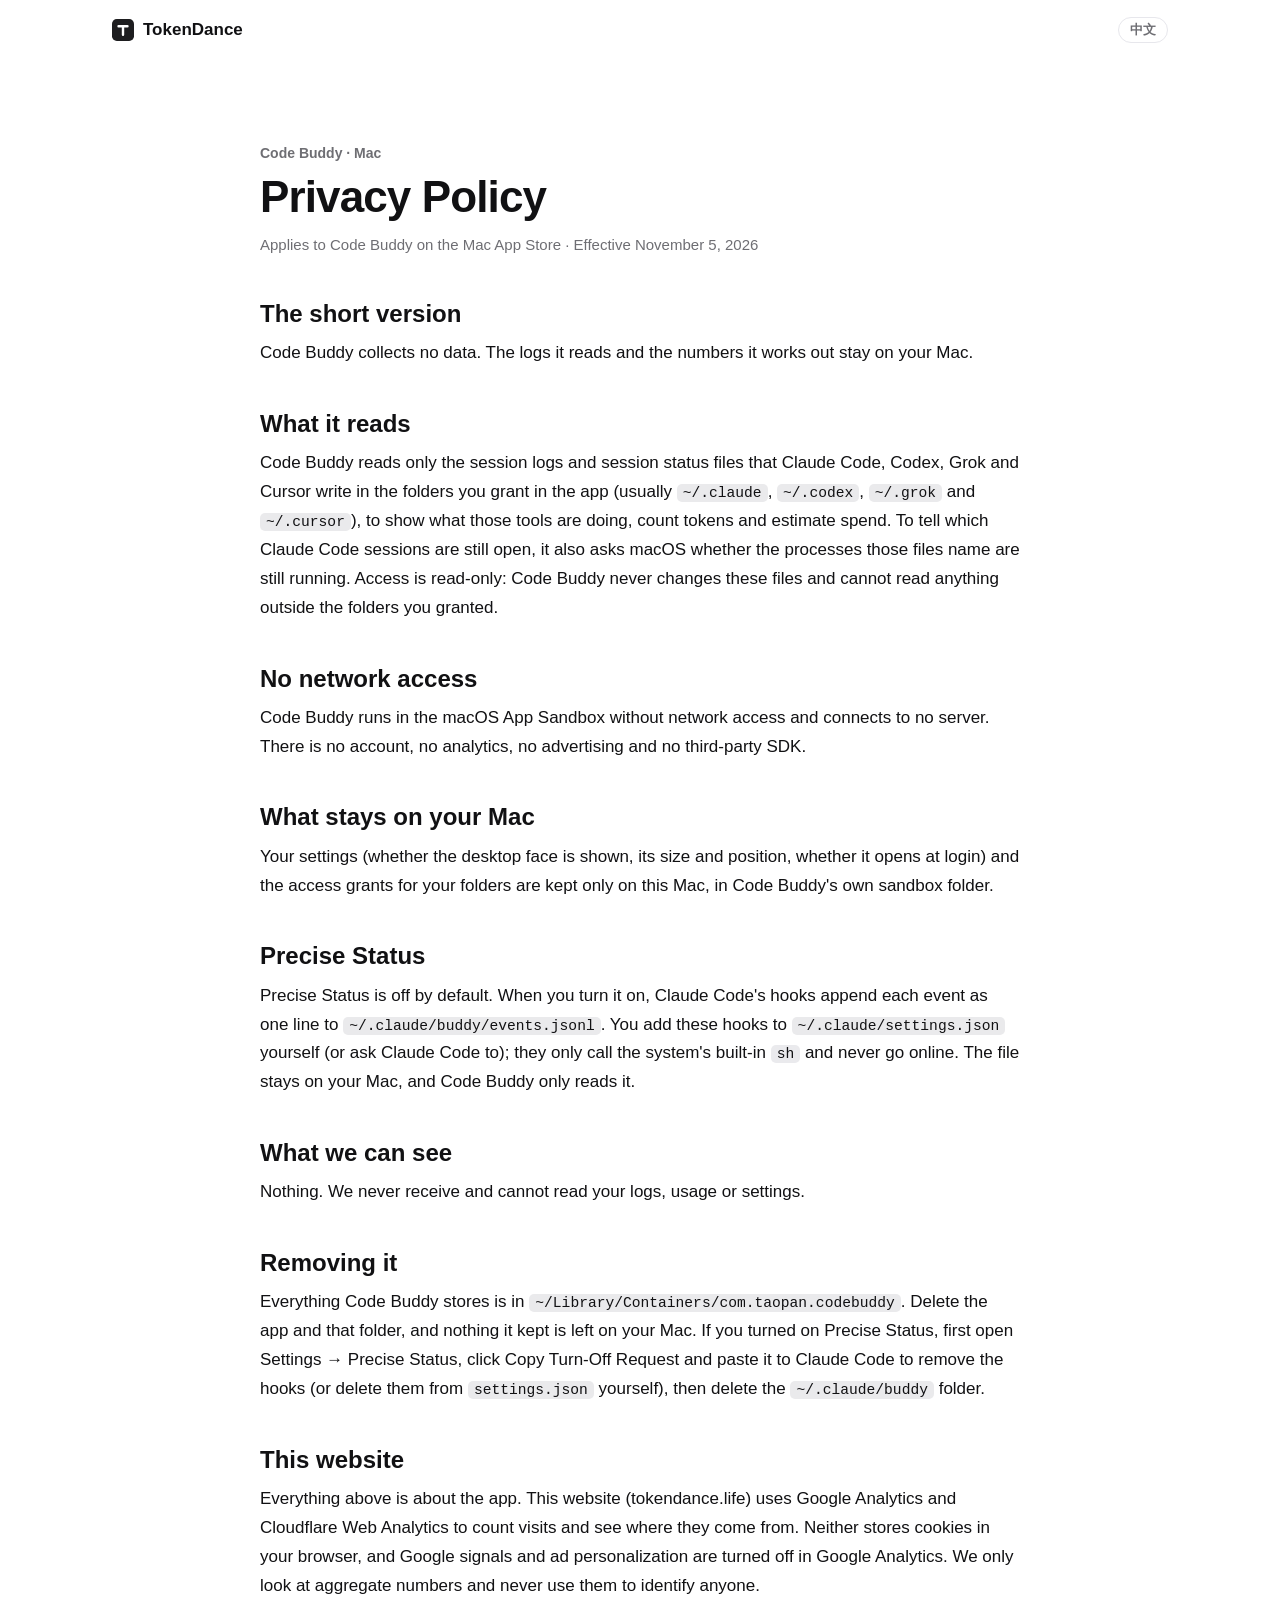
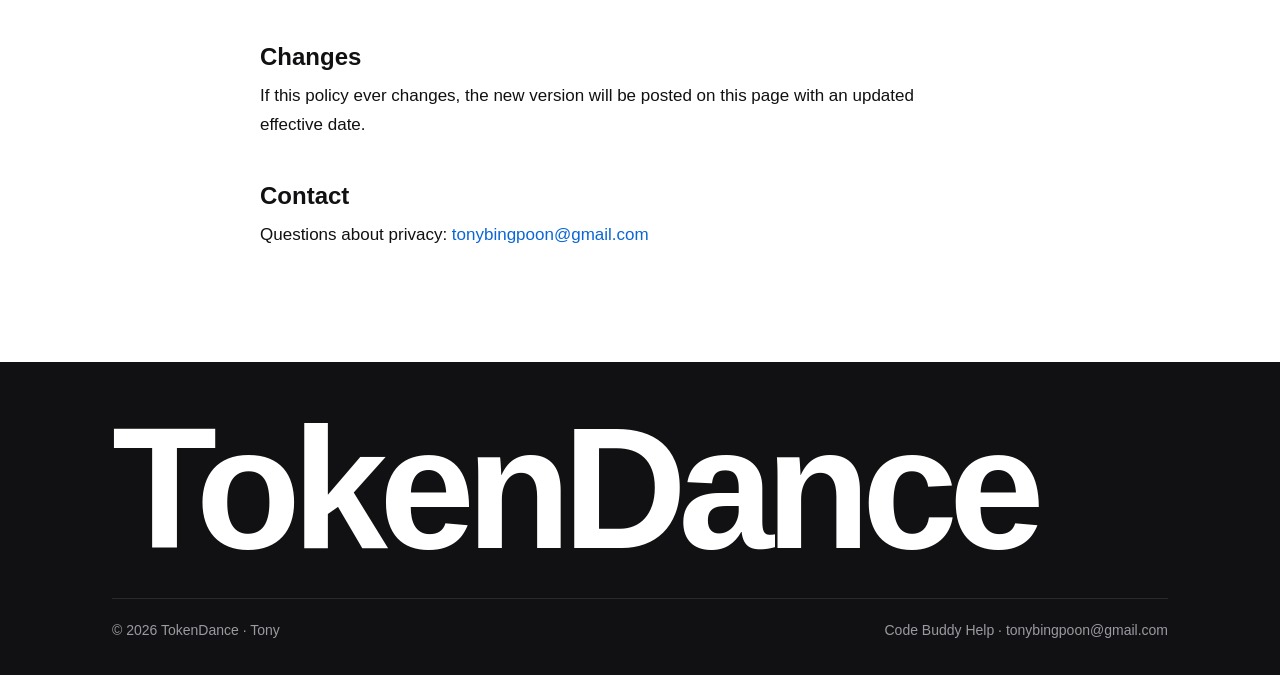
<file: code-buddy/privacy.html>
<!doctype html>
<html lang="en">
  <head>
    <meta charset="UTF-8" />
    <meta name="viewport" content="width=device-width, initial-scale=1" />
    <title>Code Buddy Privacy Policy</title>
    <meta
      name="description"
      content="Privacy policy for Code Buddy for Mac: it collects no data, has no network access, and only reads the Claude Code, Codex, Grok and Cursor session logs you grant, on your Mac."
    />
    <meta name="author" content="Tony" />
    <meta name="robots" content="index, follow" />
    <meta name="theme-color" content="#ffffff" />
    <link rel="canonical" href="https://tokendance.life/code-buddy/privacy.html" />
    <link rel="alternate" hreflang="en" href="https://tokendance.life/code-buddy/privacy.html" />
    <link rel="alternate" hreflang="zh-CN" href="https://tokendance.life/zh/code-buddy/privacy.html" />
    <link rel="alternate" hreflang="x-default" href="https://tokendance.life/code-buddy/privacy.html" />
    <link rel="icon" type="image/svg+xml" href="/favicon.svg?v=20261022b" />
    <link rel="apple-touch-icon" href="/apple-touch-icon.png?v=20261022b" />
    <link rel="stylesheet" href="/styles.css?v=20261125a" />

    <meta property="og:type" content="article" />
    <meta property="og:site_name" content="TokenDance" />
    <meta property="og:url" content="https://tokendance.life/code-buddy/privacy.html" />
    <meta property="og:title" content="Code Buddy Privacy Policy" />
    <meta property="og:description" content="Code Buddy collects no data and has no network access." />
    <meta property="og:image" content="https://tokendance.life/assets/og-tokendance.png" />
    <meta property="og:image:width" content="1200" />
    <meta property="og:image:height" content="630" />
    <meta property="og:locale" content="en_US" />
    <meta property="og:locale:alternate" content="zh_CN" />
    <meta name="twitter:card" content="summary_large_image" />
    <meta name="twitter:title" content="Code Buddy Privacy Policy" />
    <meta name="twitter:description" content="Code Buddy collects no data and has no network access." />
    <meta name="twitter:image" content="https://tokendance.life/assets/og-tokendance.png" />
    <script type="application/ld+json">
      {
        "@context": "https://schema.org",
        "@graph": [
          {
            "@type": "Organization",
            "@id": "https://tokendance.life/#organization",
            "name": "TokenDance",
            "url": "https://tokendance.life/",
            "email": "tonybingpoon@gmail.com"
          },
          {
            "@type": "WebPage",
            "@id": "https://tokendance.life/code-buddy/privacy.html",
            "url": "https://tokendance.life/code-buddy/privacy.html",
            "name": "Code Buddy Privacy Policy",
            "inLanguage": "en",
            "about": {
              "@id": "https://tokendance.life/code-buddy/#app"
            },
            "publisher": {
              "@id": "https://tokendance.life/#organization"
            }
          },
          {
            "@type": "BreadcrumbList",
            "itemListElement": [
              {
                "@type": "ListItem",
                "position": 1,
                "name": "TokenDance",
                "item": "https://tokendance.life/"
              },
              {
                "@type": "ListItem",
                "position": 2,
                "name": "Code Buddy",
                "item": "https://tokendance.life/code-buddy/"
              },
              {
                "@type": "ListItem",
                "position": 3,
                "name": "Privacy Policy",
                "item": "https://tokendance.life/code-buddy/privacy.html"
              }
            ]
          }
        ]
      }
    </script>
  </head>
  <body class="doc-page">
    <a class="skip-link" href="#main">Skip to content</a>
    <header class="site-header">
      <div class="wrap header-inner">
        <a class="brand" href="/">
          <img src="/favicon.svg?v=20261022b" width="22" height="22" alt="" />TokenDance
        </a>
        <a class="lang" href="/zh/code-buddy/privacy.html" hreflang="zh-CN" lang="zh-CN">中文</a>
      </div>
    </header>

    <main id="main" class="wrap doc">
      <p class="doc-eyebrow">Code Buddy · Mac</p>
      <h1>Privacy Policy</h1>
      <p class="doc-meta">Applies to Code Buddy on the Mac App Store · Effective November 5, 2026</p>

      <section id="en">
        <h2>The short version</h2>
        <p>Code Buddy collects no data. The logs it reads and the numbers it works out stay on your Mac.</p>

        <h2>What it reads</h2>
        <p>
          Code Buddy reads only the session logs and session status files that Claude Code, Codex, Grok and Cursor write in the folders you grant in the app
          (usually <code>~/.claude</code>, <code>~/.codex</code>, <code>~/.grok</code> and <code>~/.cursor</code>), to show what those tools are doing, count tokens
          and estimate spend. To tell which Claude Code sessions are still open, it also asks macOS whether the processes those files name are still
          running. Access is read-only: Code Buddy never changes these files and cannot read anything outside
          the folders you granted.
        </p>

        <h2>No network access</h2>
        <p>
          Code Buddy runs in the macOS App Sandbox without network access and connects to no server. There is no
          account, no analytics, no advertising and no third&#8209;party SDK.
        </p>

        <h2>What stays on your Mac</h2>
        <p>
          Your settings (whether the desktop face is shown, its size and position, whether it opens at login) and the
          access grants for your folders are kept only on this Mac, in Code Buddy's own sandbox folder.
        </p>

        <h2>Precise Status</h2>
        <p>
          Precise Status is off by default. When you turn it on, Claude Code's hooks append each event as one line to
          <code>~/.claude/buddy/events.jsonl</code>. You add these hooks to <code>~/.claude/settings.json</code>
          yourself (or ask Claude Code to); they only call the system's built&#8209;in <code>sh</code> and never go online.
          The file stays on your Mac, and Code Buddy only reads it.
        </p>

        <h2>What we can see</h2>
        <p>Nothing. We never receive and cannot read your logs, usage or settings.</p>

        <h2>Removing it</h2>
        <p>
          Everything Code Buddy stores is in <code>~/Library/Containers/com.taopan.codebuddy</code>. Delete the app and
          that folder, and nothing it kept is left on your Mac. If you turned on Precise Status, first open Settings → Precise Status, click Copy Turn&#8209;Off Request and paste it to Claude Code to remove the
          hooks (or delete them from <code>settings.json</code> yourself), then delete the
          <code>~/.claude/buddy</code> folder.
        </p>

        <h2>This website</h2>
        <p>
          Everything above is about the app. This website (tokendance.life) uses Google Analytics and Cloudflare Web
          Analytics to count visits and see where they come from. Neither stores cookies in your browser, and Google
          signals and ad personalization are turned off in Google Analytics. We only look at aggregate numbers and never
          use them to identify anyone.
        </p>

        <h2>Changes</h2>
        <p>If this policy ever changes, the new version will be posted on this page with an updated effective date.</p>

        <h2>Contact</h2>
        <p>Questions about privacy: <a href="mailto:tonybingpoon@gmail.com">tonybingpoon@gmail.com</a></p>
      </section>
    </main>

    <footer class="site-footer">
      <div class="wrap">
        <p class="wordmark" aria-label="TokenDance">TokenDance</p>
        <div class="footer-row">
          <span>© 2026 TokenDance · Tony</span>
          <span><a href="/code-buddy/">Code Buddy Help</a> · <a href="mailto:tonybingpoon@gmail.com">tonybingpoon@gmail.com</a></span>
        </div>
      </div>
    </footer>
    <script src="/analytics.js?v=20261022"></script>
    <script type="module" src="https://static.cloudflareinsights.com/beacon.min.js" data-cf-beacon='{"token": "4b91ff1dcc4a41f580444839873ea623"}'></script>
  </body>
</html>
</file>
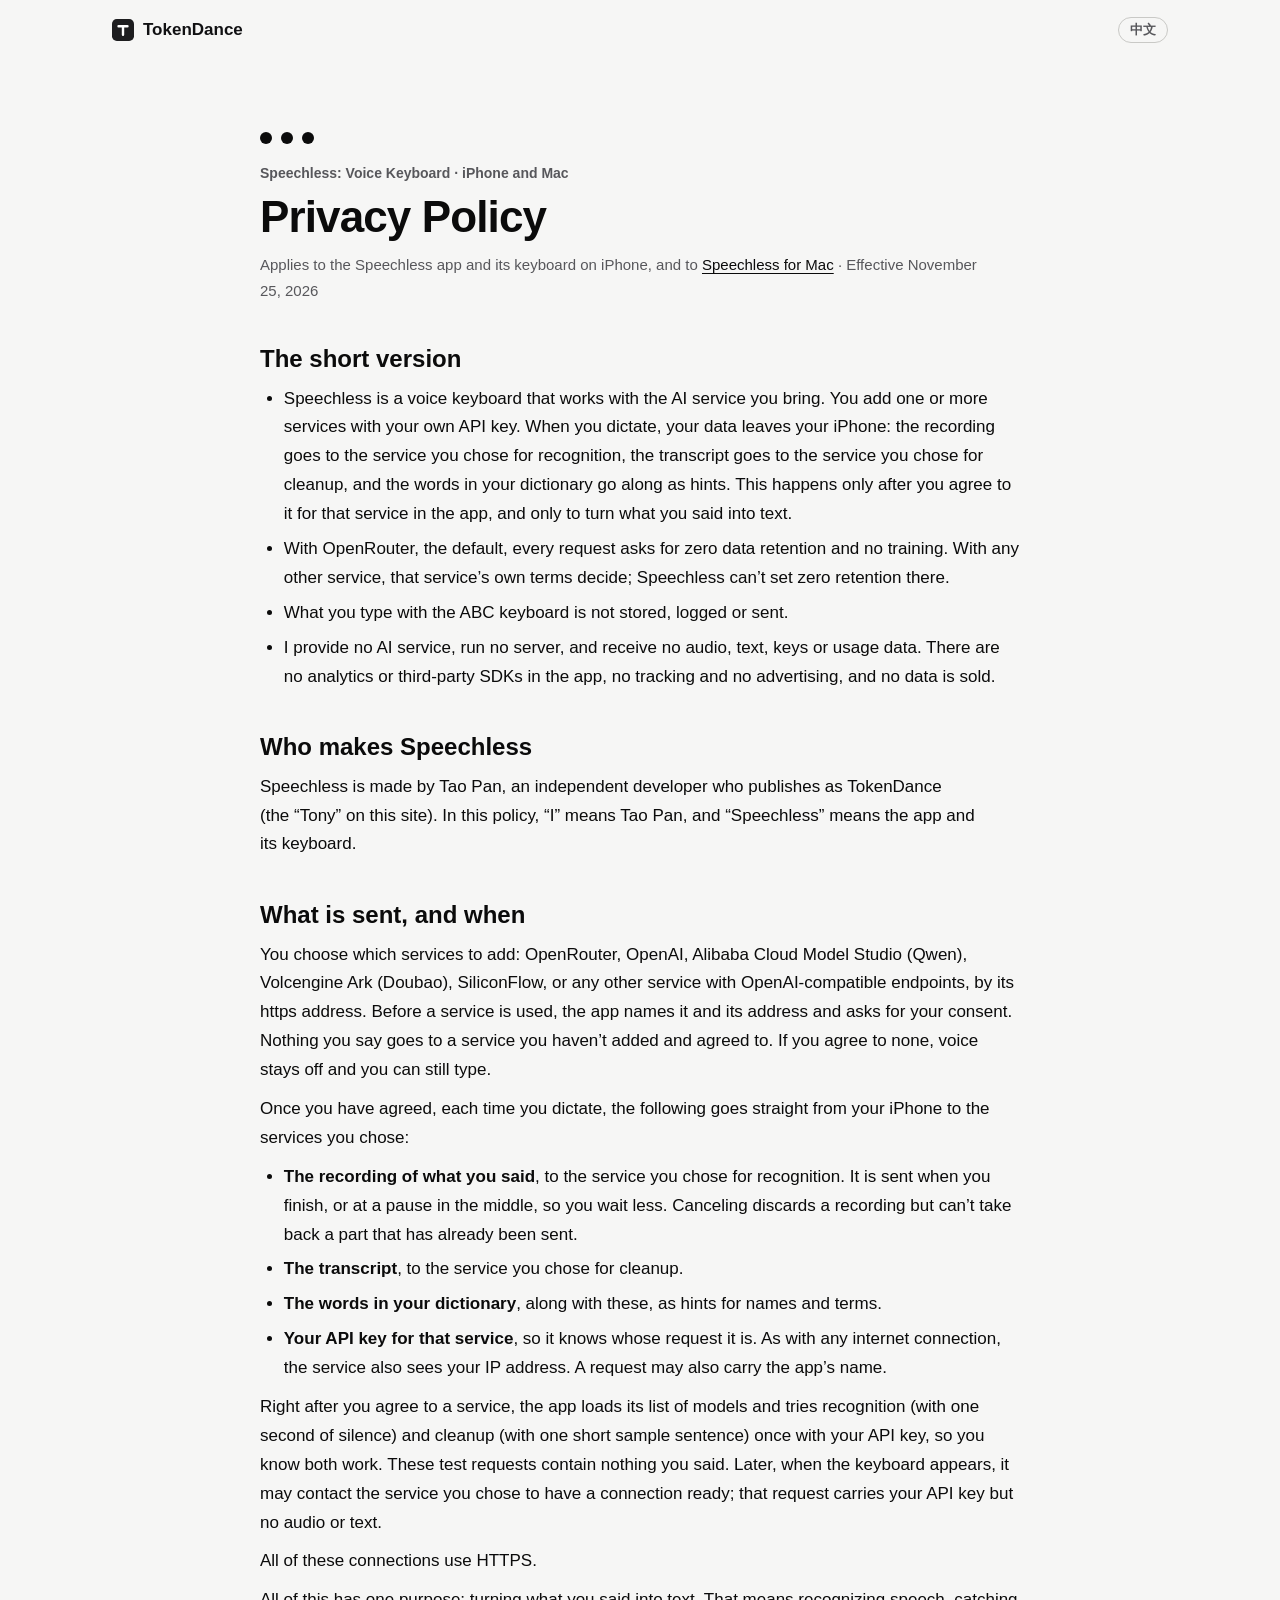
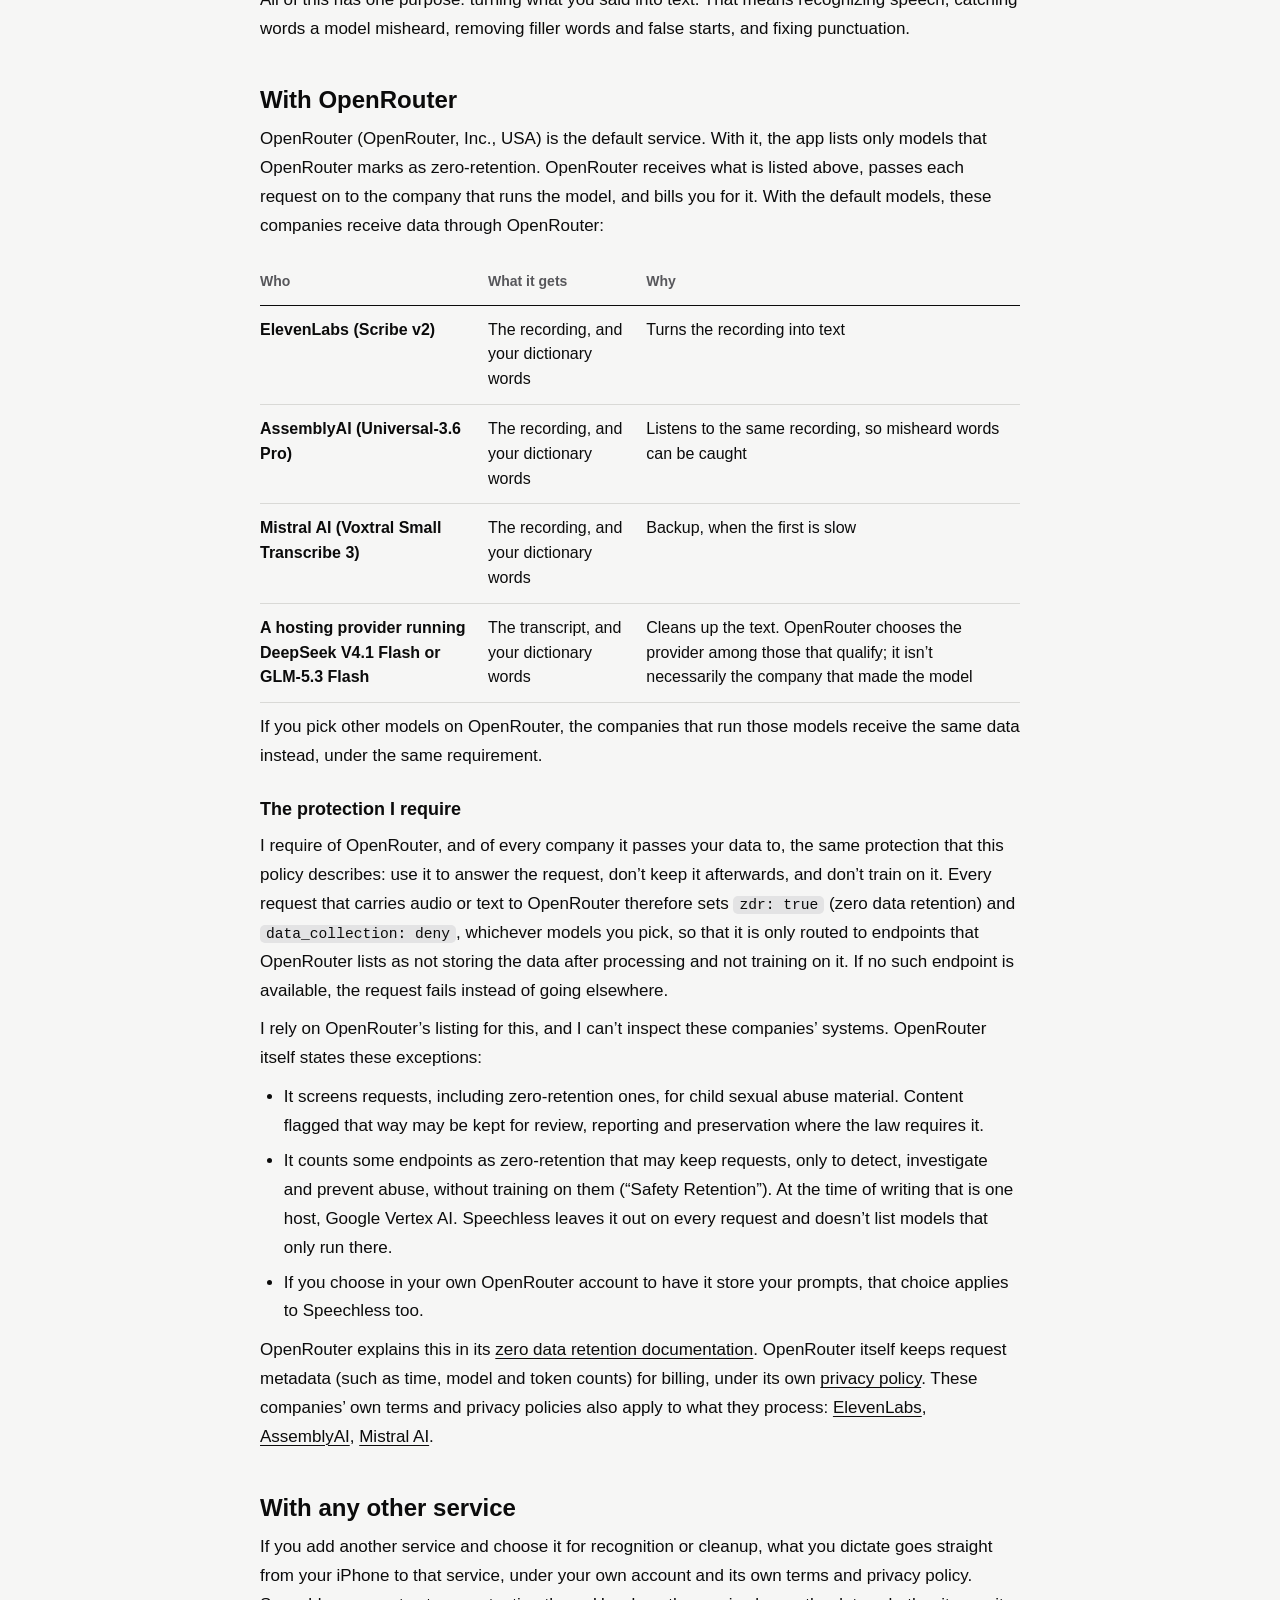
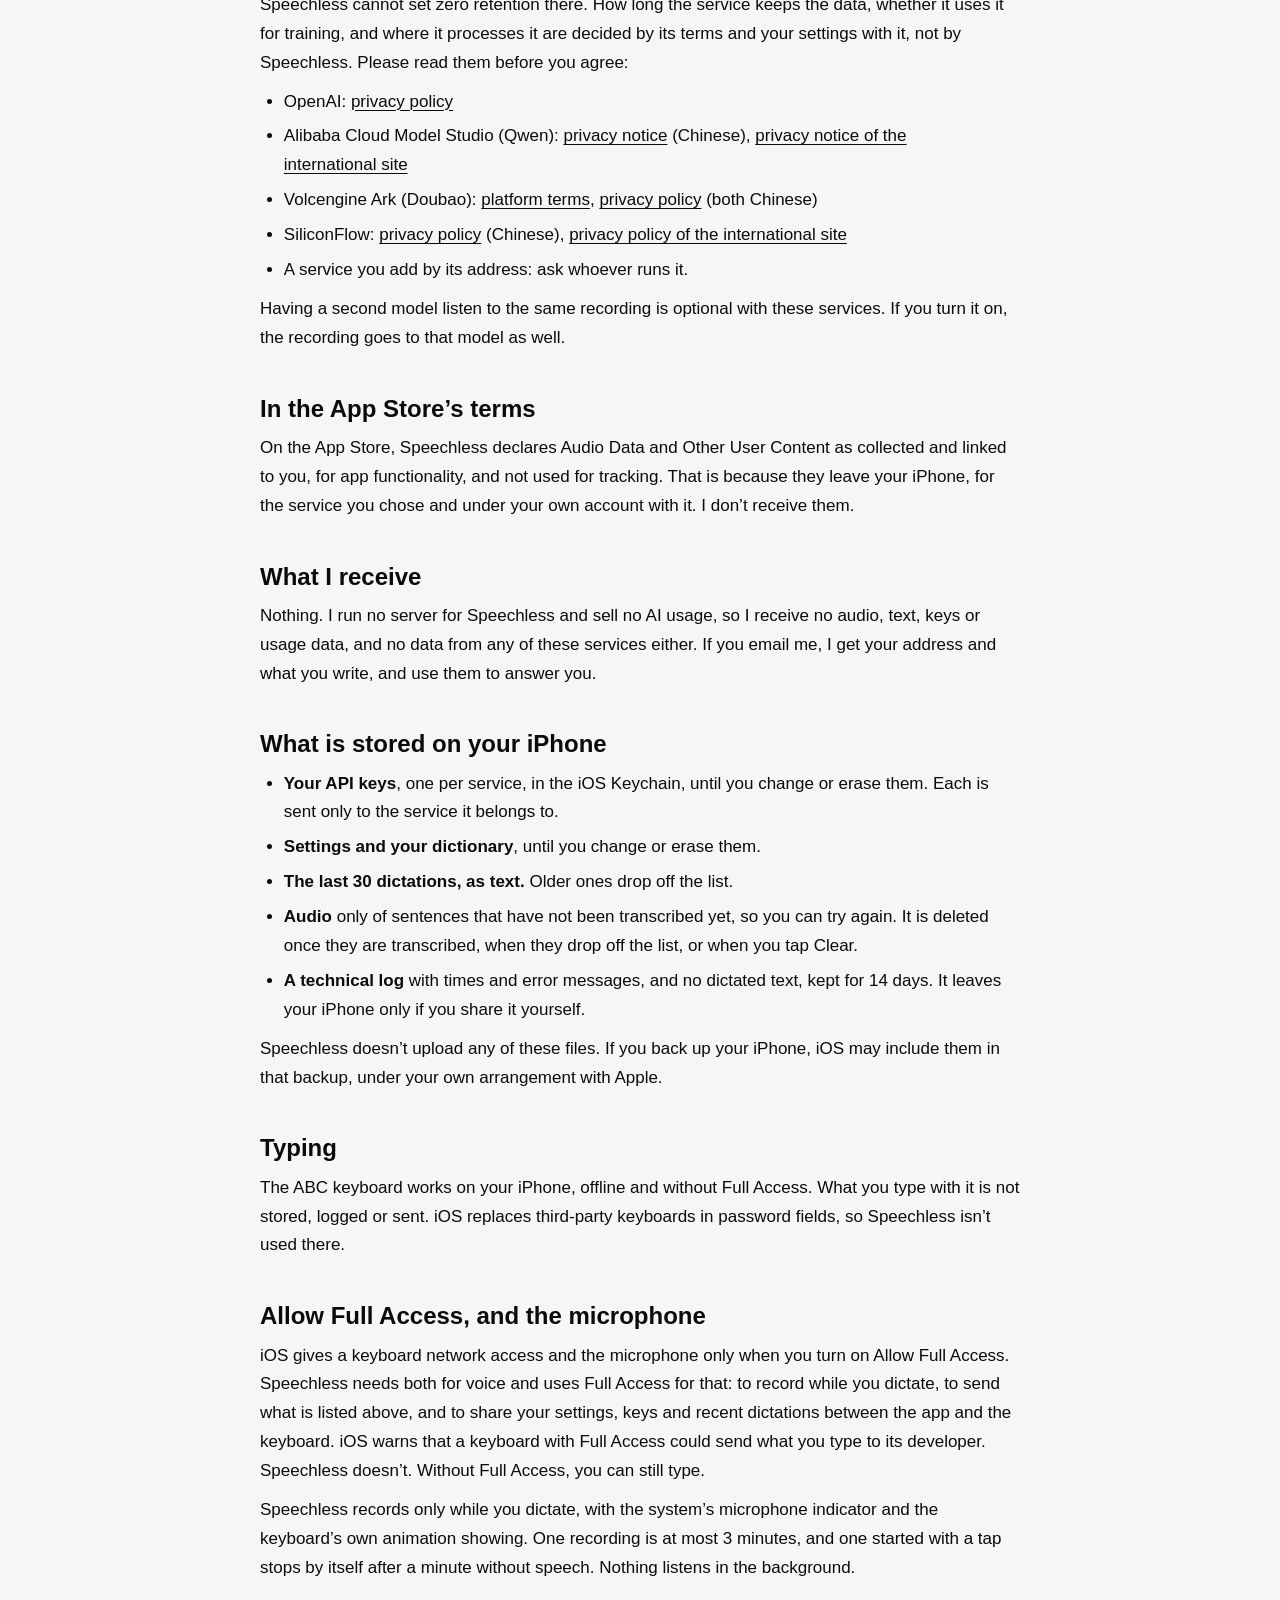
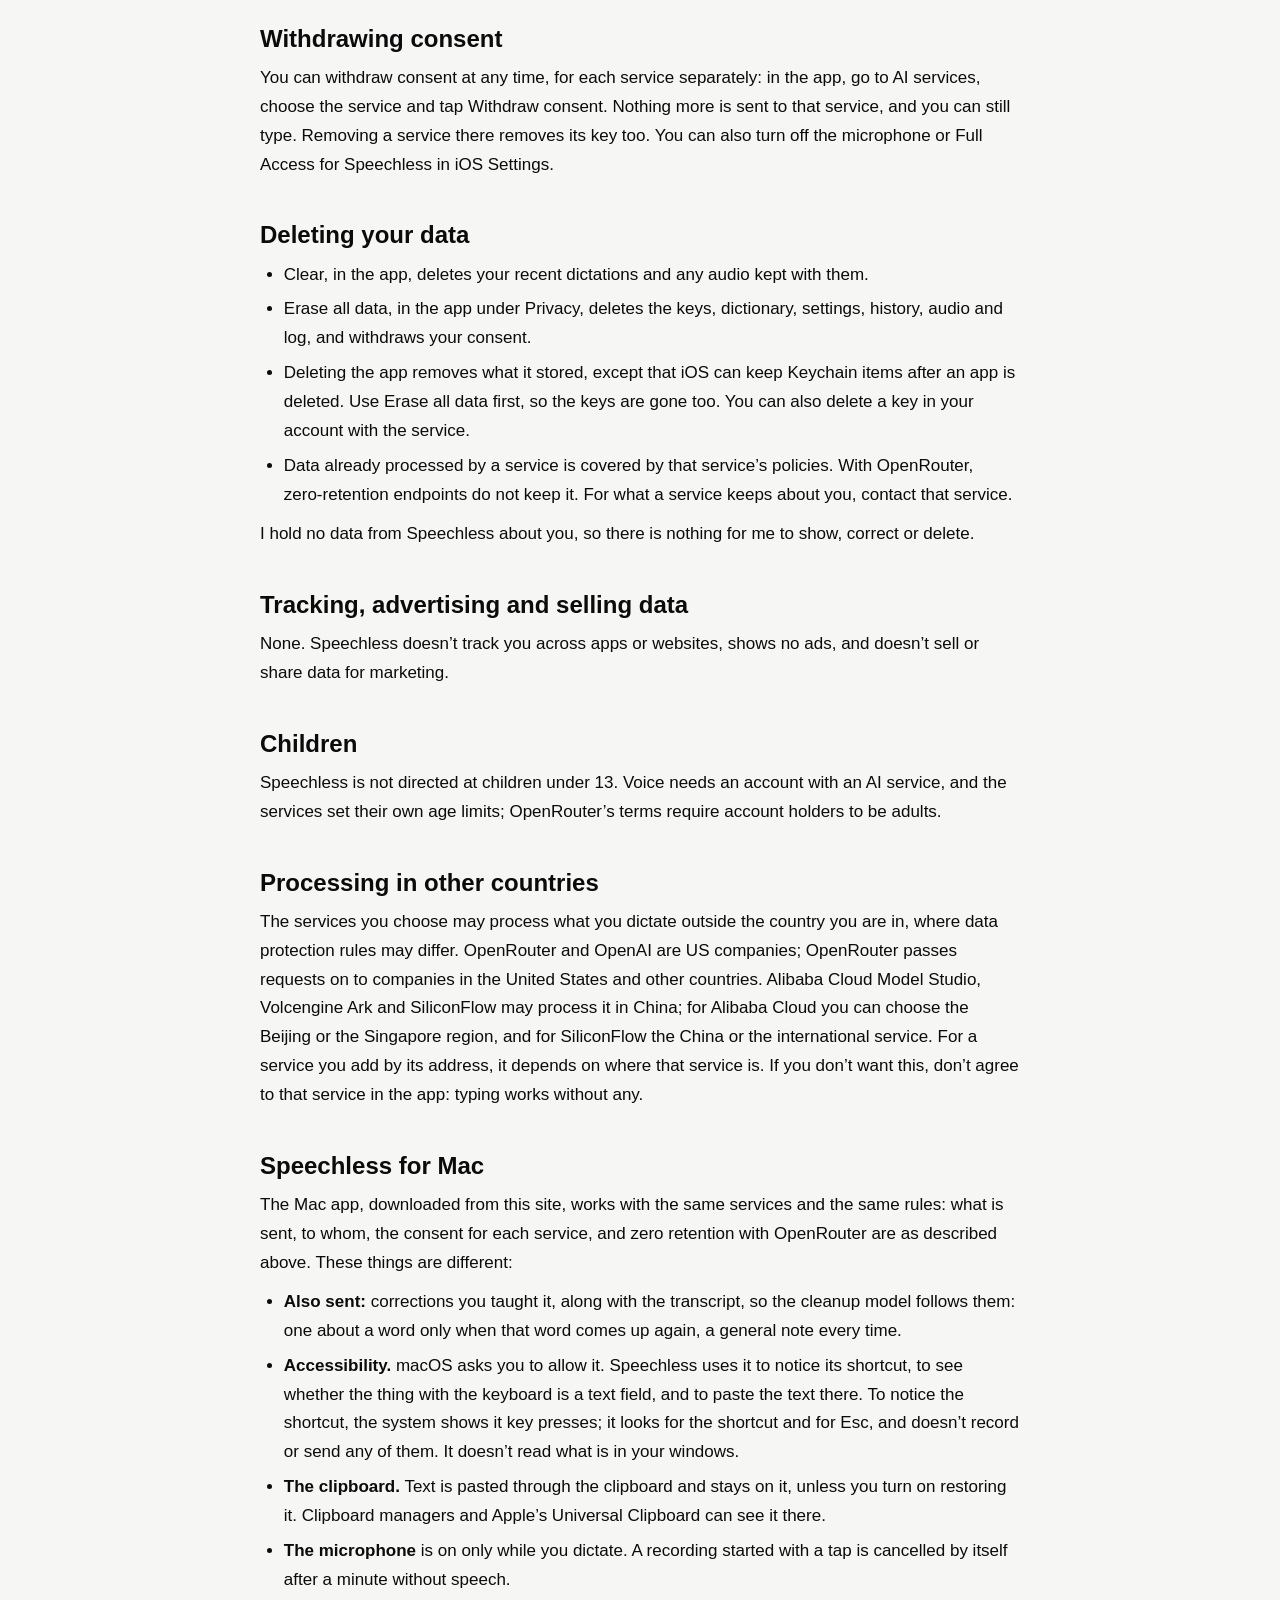
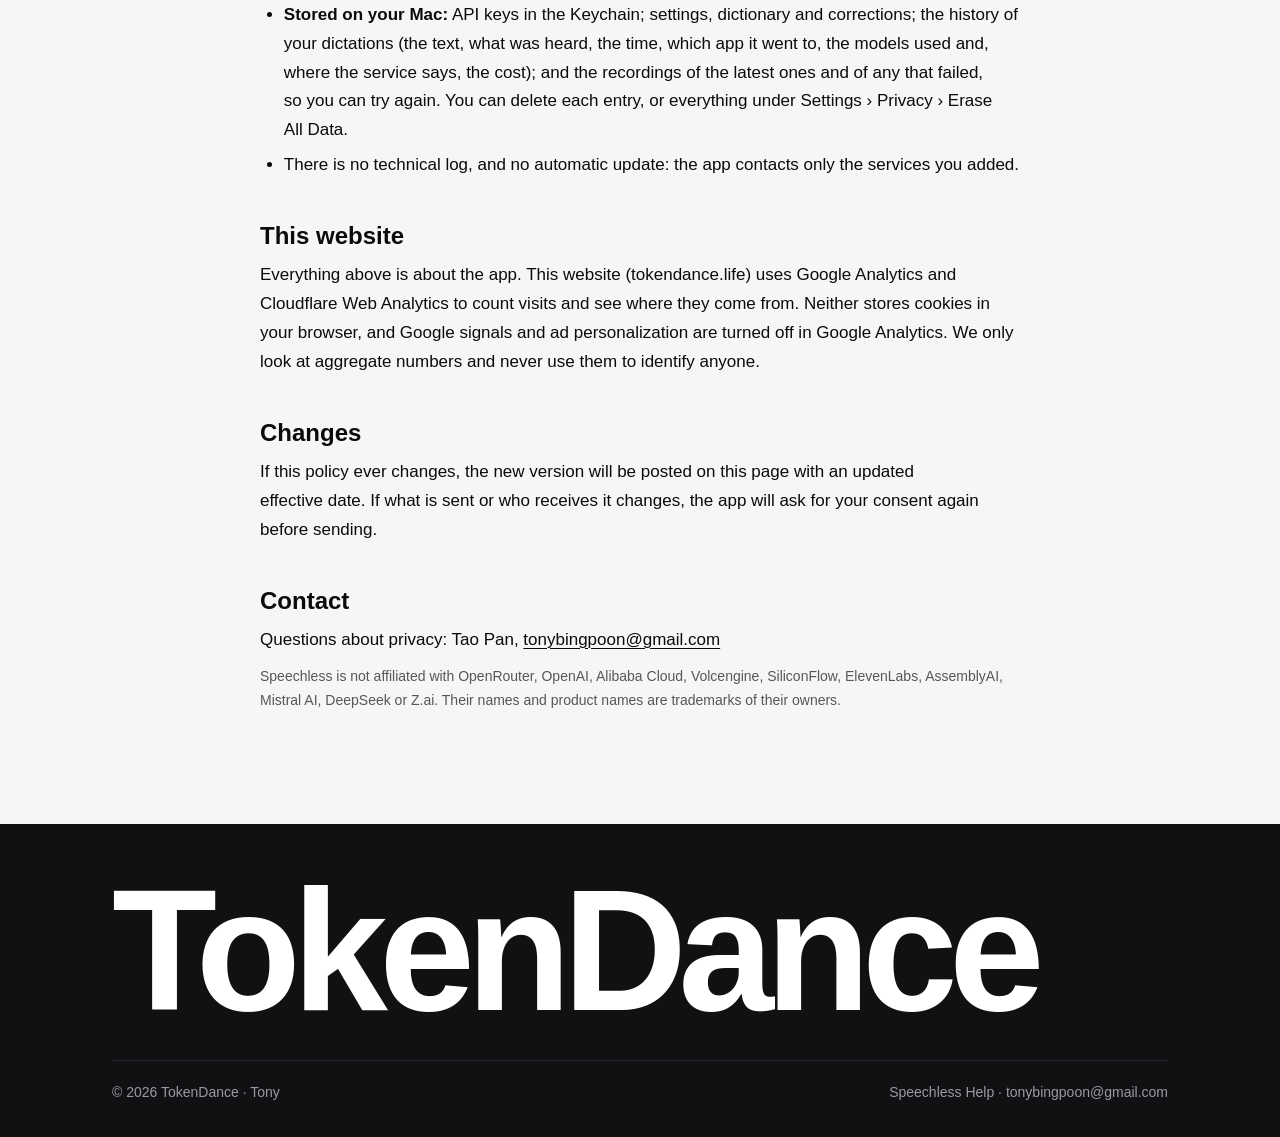
<file: speechless/privacy.html>
<!doctype html>
<html lang="en">
  <head>
    <meta charset="UTF-8" />
    <meta name="viewport" content="width=device-width, initial-scale=1" />
    <title>Speechless Privacy Policy</title>
    <meta
      name="description"
      content="Privacy policy for Speechless: Voice Keyboard for iPhone: what is sent when you dictate, which AI services receive it and why, what stays on your iPhone, and how to withdraw consent and delete your data."
    />
    <meta name="author" content="Tony" />
    <meta name="robots" content="index, follow" />
    <meta name="theme-color" content="#f6f6f5" />
    <link rel="canonical" href="https://tokendance.life/speechless/privacy.html" />
    <link rel="alternate" hreflang="en" href="https://tokendance.life/speechless/privacy.html" />
    <link rel="alternate" hreflang="zh-CN" href="https://tokendance.life/zh/speechless/privacy.html" />
    <link rel="alternate" hreflang="x-default" href="https://tokendance.life/speechless/privacy.html" />
    <link rel="icon" type="image/svg+xml" href="/favicon.svg?v=20261022b" />
    <link rel="apple-touch-icon" href="/apple-touch-icon.png?v=20261022b" />
    <link rel="stylesheet" href="/styles.css?v=20261125a" />
    <link rel="stylesheet" href="/speechless/sp.css?v=20261125b" />

    <meta property="og:type" content="article" />
    <meta property="og:site_name" content="TokenDance" />
    <meta property="og:url" content="https://tokendance.life/speechless/privacy.html" />
    <meta property="og:title" content="Speechless Privacy Policy" />
    <meta property="og:description" content="What Speechless sends when you dictate, who receives it, and what stays on your iPhone." />
    <meta property="og:image" content="https://tokendance.life/assets/og-tokendance.png" />
    <meta property="og:image:width" content="1200" />
    <meta property="og:image:height" content="630" />
    <meta property="og:locale" content="en_US" />
    <meta property="og:locale:alternate" content="zh_CN" />
    <meta name="twitter:card" content="summary_large_image" />
    <meta name="twitter:title" content="Speechless Privacy Policy" />
    <meta name="twitter:description" content="What Speechless sends when you dictate, who receives it, and what stays on your iPhone." />
    <meta name="twitter:image" content="https://tokendance.life/assets/og-tokendance.png" />
    <script type="application/ld+json">
      {
        "@context": "https://schema.org",
        "@graph": [
          {
            "@type": "Organization",
            "@id": "https://tokendance.life/#organization",
            "name": "TokenDance",
            "url": "https://tokendance.life/",
            "email": "tonybingpoon@gmail.com"
          },
          {
            "@type": "WebPage",
            "@id": "https://tokendance.life/speechless/privacy.html",
            "url": "https://tokendance.life/speechless/privacy.html",
            "name": "Speechless Privacy Policy",
            "inLanguage": "en",
            "about": {
              "@id": "https://tokendance.life/speechless/#app"
            },
            "publisher": {
              "@id": "https://tokendance.life/#organization"
            }
          },
          {
            "@type": "BreadcrumbList",
            "itemListElement": [
              {
                "@type": "ListItem",
                "position": 1,
                "name": "TokenDance",
                "item": "https://tokendance.life/"
              },
              {
                "@type": "ListItem",
                "position": 2,
                "name": "Speechless",
                "item": "https://tokendance.life/speechless/"
              },
              {
                "@type": "ListItem",
                "position": 3,
                "name": "Privacy Policy",
                "item": "https://tokendance.life/speechless/privacy.html"
              }
            ]
          }
        ]
      }
    </script>
  </head>
  <body class="doc-page sp-page">
    <a class="skip-link" href="#main">Skip to content</a>
    <header class="site-header">
      <div class="wrap header-inner">
        <a class="brand" href="/">
          <img src="/favicon.svg?v=20261022b" width="22" height="22" alt="" />TokenDance
        </a>
        <a class="lang" href="/zh/speechless/privacy.html" hreflang="zh-CN" lang="zh-CN">中文</a>
      </div>
    </header>

    <main id="main" class="wrap doc">
      <div class="sp-dots3" aria-hidden="true"><i></i><i></i><i></i></div>
      <p class="doc-eyebrow">Speechless: Voice Keyboard · iPhone and Mac</p>
      <h1>Privacy Policy</h1>
      <p class="doc-meta">Applies to the Speechless app and its keyboard on iPhone, and to <a href="#mac">Speechless for Mac</a> · Effective November 25, 2026</p>

      <section id="en">
        <h2>The short version</h2>
        <ul>
          <li>Speechless is a voice keyboard that works with the AI service you bring. You add one or more services with your own API key. When you dictate, your data leaves your iPhone: the recording goes to the service you chose for recognition, the transcript goes to the service you chose for cleanup, and the words in your dictionary go along as hints. This happens only after you agree to it for that service in the app, and only to turn what you said into text.</li>
          <li>With OpenRouter, the default, every request asks for zero data retention and no training. With any other service, that service’s own terms decide; Speechless can’t set zero retention there.</li>
          <li>What you type with the ABC keyboard is not stored, logged or sent.</li>
          <li>I provide no AI service, run no server, and receive no audio, text, keys or usage data. There are no analytics or third&#8209;party SDKs in the app, no tracking and no advertising, and no data is sold.</li>
        </ul>

        <h2>Who makes Speechless</h2>
        <p>
          Speechless is made by Tao Pan, an independent developer who publishes as TokenDance (the “Tony” on this site). In
          this policy, “I” means Tao Pan, and “Speechless” means the app and its keyboard.
        </p>

        <h2>What is sent, and when</h2>
        <p>
          You choose which services to add: OpenRouter, OpenAI, Alibaba Cloud Model Studio (Qwen), Volcengine Ark (Doubao),
          SiliconFlow, or any other service with OpenAI&#8209;compatible endpoints, by its https address. Before a service is
          used, the app names it and its address and asks for your consent. Nothing you say goes to a service you haven’t added
          and agreed to. If you agree to none, voice stays off and you can still type.
        </p>
        <p>Once you have agreed, each time you dictate, the following goes straight from your iPhone to the services you chose:</p>
        <ul>
          <li><strong>The recording of what you said</strong>, to the service you chose for recognition. It is sent when you finish, or at a pause in the middle, so you wait less. Canceling discards a recording but can’t take back a part that has already been sent.</li>
          <li><strong>The transcript</strong>, to the service you chose for cleanup.</li>
          <li><strong>The words in your dictionary</strong>, along with these, as hints for names and terms.</li>
          <li><strong>Your API key for that service</strong>, so it knows whose request it is. As with any internet connection, the service also sees your IP address. A request may also carry the app’s name.</li>
        </ul>
        <p>
          Right after you agree to a service, the app loads its list of models and tries recognition (with one second of
          silence) and cleanup (with one short sample sentence) once with your API key, so you know both work. These test
          requests contain nothing you said. Later, when the keyboard appears, it may contact the service you chose to have a
          connection ready; that request carries your API key but no audio or text.
        </p>
        <p>All of these connections use HTTPS.</p>
        <p>
          All of this has one purpose: turning what you said into text. That means recognizing speech, catching words a model
          misheard, removing filler words and false starts, and fixing punctuation.
        </p>

        <h2 id="openrouter">With OpenRouter</h2>
        <p>
          OpenRouter (OpenRouter, Inc., USA) is the default service. With it, the app lists only models that OpenRouter marks
          as zero&#8209;retention. OpenRouter receives what is listed above, passes each request on
          to the company that runs the model, and bills you for it. With the default models, these companies receive data
          through OpenRouter:
        </p>
        <table class="sp-table" role="table">
          <thead role="rowgroup">
            <tr role="row"><th scope="col" role="columnheader">Who</th><th scope="col" role="columnheader">What it gets</th><th scope="col" role="columnheader">Why</th></tr>
          </thead>
          <tbody role="rowgroup">
            <tr role="row"><th scope="row" role="rowheader">ElevenLabs (Scribe v2)</th><td role="cell" data-k="What it gets">The recording, and your dictionary words</td><td role="cell" data-k="Why">Turns the recording into text</td></tr>
            <tr role="row"><th scope="row" role="rowheader">AssemblyAI (Universal&#8209;3.6 Pro)</th><td role="cell" data-k="What it gets">The recording, and your dictionary words</td><td role="cell" data-k="Why">Listens to the same recording, so misheard words can be caught</td></tr>
            <tr role="row"><th scope="row" role="rowheader">Mistral AI (Voxtral Small Transcribe 3)</th><td role="cell" data-k="What it gets">The recording, and your dictionary words</td><td role="cell" data-k="Why">Backup, when the first is slow</td></tr>
            <tr role="row"><th scope="row" role="rowheader">A hosting provider running DeepSeek V4.1 Flash or GLM&#8209;5.3 Flash</th><td role="cell" data-k="What it gets">The transcript, and your dictionary words</td><td role="cell" data-k="Why">Cleans up the text. OpenRouter chooses the provider among those that qualify; it isn’t necessarily the company that made the model</td></tr>
          </tbody>
        </table>
        <p>If you pick other models on OpenRouter, the companies that run those models receive the same data instead, under the same requirement.</p>

        <h3 id="protection">The protection I require</h3>
        <p>
          I require of OpenRouter, and of every company it passes your data to, the same protection that this policy
          describes: use it to answer the request, don’t keep it afterwards, and don’t train on it. Every request that carries
          audio or text to OpenRouter therefore sets <code>zdr: true</code> (zero data retention) and
          <code>data_collection: deny</code>, whichever models you pick, so that it is only routed to endpoints that OpenRouter
          lists as not storing the data after processing and not training on it. If no such endpoint is available, the request
          fails instead of going elsewhere.
        </p>
        <p>I rely on OpenRouter’s listing for this, and I can’t inspect these companies’ systems. OpenRouter itself states these exceptions:</p>
        <ul>
          <li>It screens requests, including zero&#8209;retention ones, for child sexual abuse material. Content flagged that way may be kept for review, reporting and preservation where the law requires it.</li>
          <li>It counts some endpoints as zero&#8209;retention that may keep requests, only to detect, investigate and prevent abuse, without training on them (“Safety Retention”). At the time of writing that is one host, Google Vertex AI. Speechless leaves it out on every request and doesn’t list models that only run there.</li>
          <li>If you choose in your own OpenRouter account to have it store your prompts, that choice applies to Speechless too.</li>
        </ul>
        <p>
          OpenRouter explains this in its <a href="https://openrouter.ai/docs/guides/features/zdr" rel="noopener">zero data retention documentation</a>.
          OpenRouter itself keeps request metadata (such as time, model and token counts) for billing, under its own
          <a href="https://openrouter.ai/privacy" rel="noopener">privacy policy</a>. These companies’ own terms and privacy policies also apply to what they process:
          <a href="https://elevenlabs.io/privacy-policy" rel="noopener">ElevenLabs</a>,
          <a href="https://www.assemblyai.com/legal/privacy-policy" rel="noopener">AssemblyAI</a>,
          <a href="https://legal.mistral.ai/terms/privacy-policy" rel="noopener">Mistral AI</a>.
        </p>

        <h2 id="other">With any other service</h2>
        <p>
          If you add another service and choose it for recognition or cleanup, what you dictate goes straight from your iPhone
          to that service, under your own account and its own terms and privacy policy. Speechless cannot set zero retention
          there. How long the service keeps the data, whether it uses it for training, and where it processes it are decided
          by its terms and your settings with it, not by Speechless. Please read them before you agree:
        </p>
        <ul>
          <li>OpenAI: <a href="https://openai.com/policies/privacy-policy/" rel="noopener">privacy policy</a></li>
          <li>Alibaba Cloud Model Studio (Qwen): <a href="https://help.aliyun.com/zh/model-studio/privacy-notice" rel="noopener" hreflang="zh">privacy notice</a> (Chinese), <a href="https://www.alibabacloud.com/help/en/model-studio/privacy-notice" rel="noopener">privacy notice of the international site</a></li>
          <li>Volcengine Ark (Doubao): <a href="https://docs.volcengine.com/docs/zh/ark/volcengine-ark-platform-terms" rel="noopener" hreflang="zh">platform terms</a>, <a href="https://www.volcengine.com/docs/6256/64902" rel="noopener" hreflang="zh">privacy policy</a> (both Chinese)</li>
          <li>SiliconFlow: <a href="https://docs.siliconflow.cn/docs/legals/privacy-policy" rel="noopener" hreflang="zh">privacy policy</a> (Chinese), <a href="https://docs.siliconflow.com/en/legals/privacy-policy" rel="noopener">privacy policy of the international site</a></li>
          <li>A service you add by its address: ask whoever runs it.</li>
        </ul>
        <p>
          Having a second model listen to the same recording is optional with these services. If you turn it on, the recording
          goes to that model as well.
        </p>

        <h2 id="app-store">In the App Store’s terms</h2>
        <p>
          On the App Store, Speechless declares Audio Data and Other User Content as collected and linked to you, for app
          functionality, and not used for tracking. That is because they leave your iPhone, for the service you chose and under
          your own account with it. I don’t receive them.
        </p>

        <h2>What I receive</h2>
        <p>
          Nothing. I run no server for Speechless and sell no AI usage, so I receive no audio, text, keys or usage data, and
          no data from any of these services either. If you email me, I get your address and what you write, and use them to answer you.
        </p>

        <h2>What is stored on your iPhone</h2>
        <ul>
          <li><strong>Your API keys</strong>, one per service, in the iOS Keychain, until you change or erase them. Each is sent only to the service it belongs to.</li>
          <li><strong>Settings and your dictionary</strong>, until you change or erase them.</li>
          <li><strong>The last 30 dictations, as text.</strong> Older ones drop off the list.</li>
          <li><strong>Audio</strong> only of sentences that have not been transcribed yet, so you can try again. It is deleted once they are transcribed, when they drop off the list, or when you tap Clear.</li>
          <li><strong>A technical log</strong> with times and error messages, and no dictated text, kept for 14 days. It leaves your iPhone only if you share it yourself.</li>
        </ul>
        <p>Speechless doesn’t upload any of these files. If you back up your iPhone, iOS may include them in that backup, under your own arrangement with Apple.</p>

        <h2>Typing</h2>
        <p>
          The ABC keyboard works on your iPhone, offline and without Full Access. What you type with it is not stored, logged or
          sent. iOS replaces third&#8209;party keyboards in password fields, so Speechless isn’t used there.
        </p>

        <h2>Allow Full Access, and the microphone</h2>
        <p>
          iOS gives a keyboard network access and the microphone only when you turn on Allow Full Access. Speechless needs both
          for voice and uses Full Access for that: to record while you dictate, to send what is listed above, and to share your settings, keys
          and recent dictations between the app and the keyboard. iOS warns that a keyboard with Full Access could send what
          you type to its developer. Speechless doesn’t. Without Full Access, you can still type.
        </p>
        <p>
          Speechless records only while you dictate, with the system’s microphone indicator and the keyboard’s own animation
          showing. One recording is at most 3 minutes, and one started with a tap stops by itself after a minute without
          speech. Nothing listens in the background.
        </p>

        <h2>Withdrawing consent</h2>
        <p>
          You can withdraw consent at any time, for each service separately: in the app, go to AI services, choose the service
          and tap Withdraw consent. Nothing more is sent to that service, and you can still type. Removing a service there
          removes its key too. You can also turn off the microphone or Full Access for Speechless
          in iOS Settings.
        </p>

        <h2>Deleting your data</h2>
        <ul>
          <li>Clear, in the app, deletes your recent dictations and any audio kept with them.</li>
          <li>Erase all data, in the app under Privacy, deletes the keys, dictionary, settings, history, audio and log, and withdraws your consent.</li>
          <li>Deleting the app removes what it stored, except that iOS can keep Keychain items after an app is deleted. Use Erase all data first, so the keys are gone too. You can also delete a key in your account with the service.</li>
          <li>Data already processed by a service is covered by that service’s policies. With OpenRouter, zero&#8209;retention endpoints do not keep it. For what a service keeps about you, contact that service.</li>
        </ul>
        <p>I hold no data from Speechless about you, so there is nothing for me to show, correct or delete.</p>

        <h2>Tracking, advertising and selling data</h2>
        <p>None. Speechless doesn’t track you across apps or websites, shows no ads, and doesn’t sell or share data for marketing.</p>

        <h2>Children</h2>
        <p>
          Speechless is not directed at children under 13. Voice needs an account with an AI service, and the services set
          their own age limits; OpenRouter’s terms require account holders to be adults.
        </p>

        <h2>Processing in other countries</h2>
        <p>
          The services you choose may process what you dictate outside the country you are in, where data protection rules may
          differ. OpenRouter and OpenAI are US companies; OpenRouter passes requests on to companies in the United States and
          other countries. Alibaba Cloud Model Studio, Volcengine Ark and SiliconFlow may process it in China; for Alibaba Cloud
          you can choose the Beijing or the Singapore region, and for SiliconFlow the China or the international service. For a
          service you add by its address, it depends on where that service is. If you don’t want this, don’t agree to that
          service in the app: typing works without any.
        </p>

        <h2 id="mac">Speechless for Mac</h2>
        <p>
          The Mac app, downloaded from this site, works with the same services and the same rules: what is sent, to whom, the
          consent for each service, and zero retention with OpenRouter are as described above. These things are different:
        </p>
        <ul>
          <li><strong>Also sent:</strong> corrections you taught it, along with the transcript, so the cleanup model follows them: one about a word only when that word comes up again, a general note every time.</li>
          <li><strong>Accessibility.</strong> macOS asks you to allow it. Speechless uses it to notice its shortcut, to see whether the thing with the keyboard is a text field, and to paste the text there. To notice the shortcut, the system shows it key presses; it looks for the shortcut and for Esc, and doesn’t record or send any of them. It doesn’t read what is in your windows.</li>
          <li><strong>The clipboard.</strong> Text is pasted through the clipboard and stays on it, unless you turn on restoring it. Clipboard managers and Apple’s Universal Clipboard can see it there.</li>
          <li><strong>The microphone</strong> is on only while you dictate. A recording started with a tap is cancelled by itself after a minute without speech.</li>
          <li><strong>Stored on your Mac:</strong> API keys in the Keychain; settings, dictionary and corrections; the history of your dictations (the text, what was heard, the time, which app it went to, the models used and, where the service says, the cost); and the recordings of the latest ones and of any that failed, so you can try again. You can delete each entry, or everything under Settings › Privacy › Erase All Data.</li>
          <li>There is no technical log, and no automatic update: the app contacts only the services you added.</li>
        </ul>

        <h2>This website</h2>
        <p>
          Everything above is about the app. This website (tokendance.life) uses Google Analytics and Cloudflare Web
          Analytics to count visits and see where they come from. Neither stores cookies in your browser, and Google
          signals and ad personalization are turned off in Google Analytics. We only look at aggregate numbers and never
          use them to identify anyone.
        </p>

        <h2>Changes</h2>
        <p>
          If this policy ever changes, the new version will be posted on this page with an updated effective date. If what
          is sent or who receives it changes, the app will ask for your consent again before sending.
        </p>

        <h2>Contact</h2>
        <p>Questions about privacy: Tao Pan, <a href="mailto:tonybingpoon@gmail.com?subject=Speechless%20privacy">tonybingpoon@gmail.com</a></p>

        <p class="doc-fine">
          Speechless is not affiliated with OpenRouter, OpenAI, Alibaba Cloud, Volcengine, SiliconFlow, ElevenLabs, AssemblyAI,
          Mistral AI, DeepSeek or Z.ai. Their names and product names are trademarks of their owners.
        </p>
      </section>
    </main>

    <footer class="site-footer">
      <div class="wrap">
        <p class="wordmark" aria-label="TokenDance">TokenDance</p>
        <div class="footer-row">
          <span>© 2026 TokenDance · Tony</span>
          <span><a href="/speechless/#help">Speechless Help</a> · <a href="mailto:tonybingpoon@gmail.com">tonybingpoon@gmail.com</a></span>
        </div>
      </div>
    </footer>
    <script src="/analytics.js?v=20261022"></script>
    <script type="module" src="https://static.cloudflareinsights.com/beacon.min.js" data-cf-beacon='{"token": "4b91ff1dcc4a41f580444839873ea623"}'></script>
  </body>
</html>
</file>
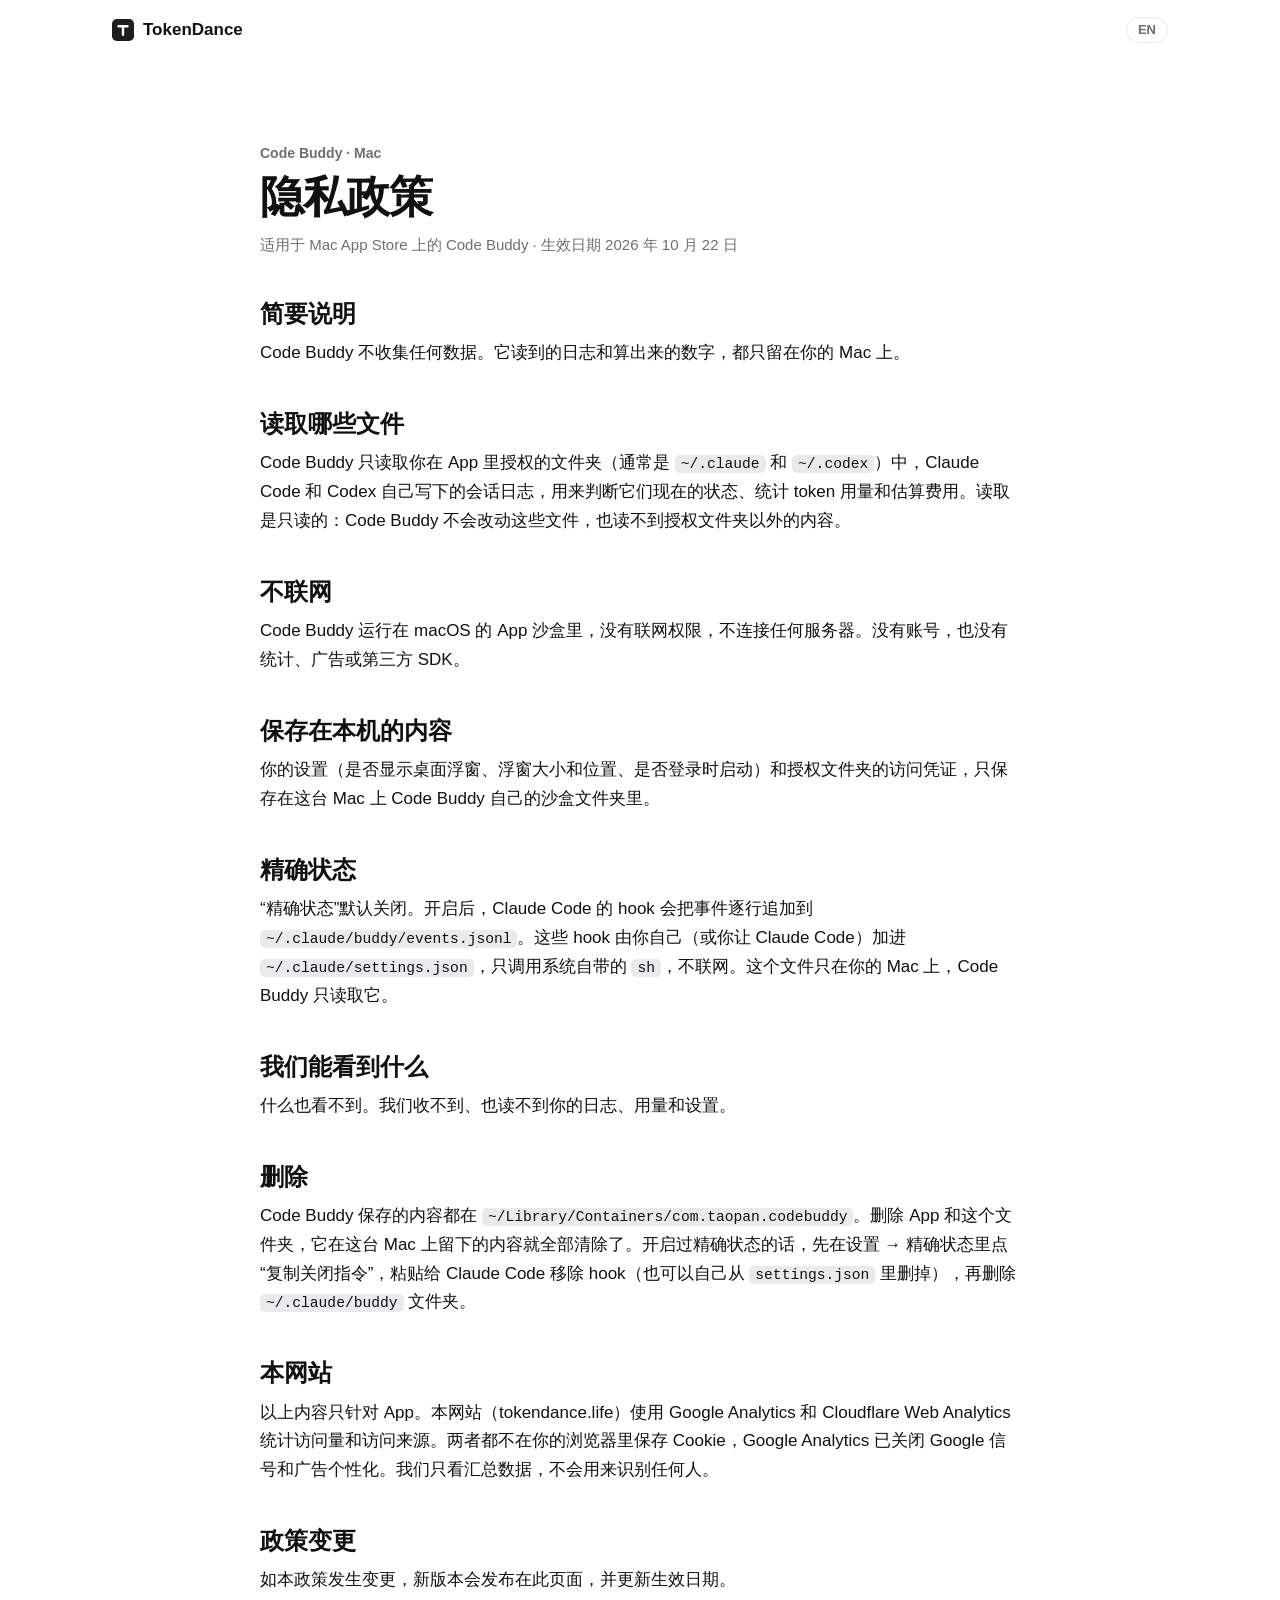
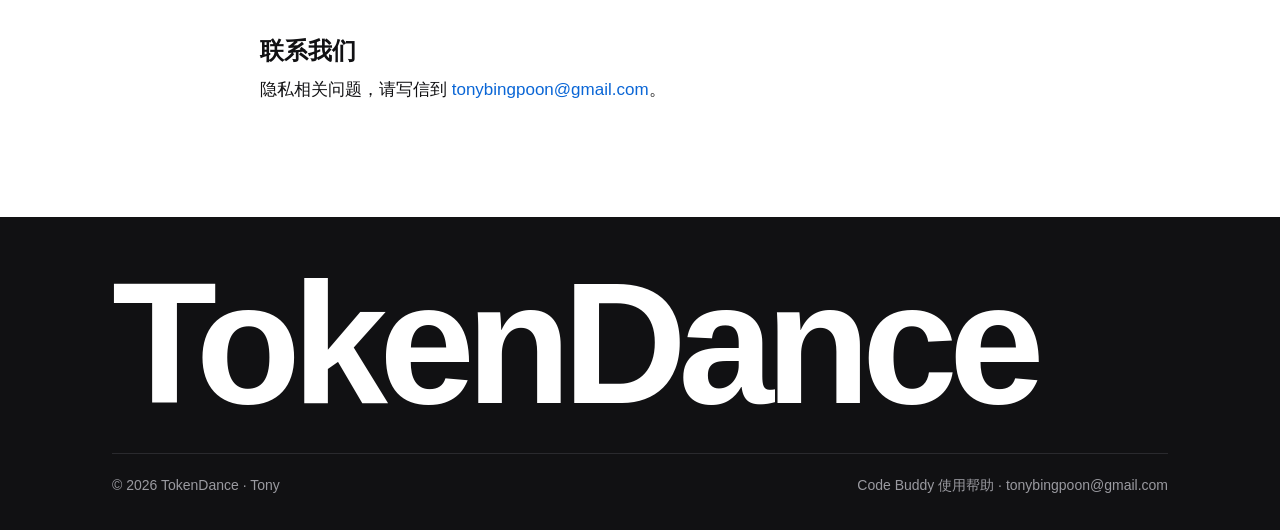
<file: code-buddy/zh/privacy.html>
<!doctype html>
<html lang="zh-CN">
  <head>
    <meta charset="UTF-8" />
    <meta name="viewport" content="width=device-width, initial-scale=1" />
    <title>Code Buddy 隐私政策</title>
    <meta
      name="description"
      content="Code Buddy Mac 版隐私政策：不收集任何数据，没有联网权限，只在本机读取你授权的 Claude Code 和 Codex 会话日志。"
    />
    <meta name="author" content="Tony" />
    <meta name="robots" content="index, follow" />
    <meta name="theme-color" content="#ffffff" />
    <link rel="canonical" href="https://tokendance.life/code-buddy/zh/privacy.html" />
    <link rel="alternate" hreflang="en" href="https://tokendance.life/code-buddy/privacy.html" />
    <link rel="alternate" hreflang="zh-CN" href="https://tokendance.life/code-buddy/zh/privacy.html" />
    <link rel="alternate" hreflang="x-default" href="https://tokendance.life/code-buddy/privacy.html" />
    <link rel="icon" type="image/svg+xml" href="/favicon.svg?v=20261022b" />
    <link rel="apple-touch-icon" href="/apple-touch-icon.png?v=20261022b" />
    <link rel="stylesheet" href="/styles.css?v=20261022f" />

    <meta property="og:type" content="article" />
    <meta property="og:site_name" content="TokenDance" />
    <meta property="og:url" content="https://tokendance.life/code-buddy/zh/privacy.html" />
    <meta property="og:title" content="Code Buddy 隐私政策" />
    <meta property="og:description" content="Code Buddy 不收集任何数据，没有联网权限。" />
    <meta property="og:image" content="https://tokendance.life/assets/og-tokendance.png" />
    <meta property="og:image:width" content="1200" />
    <meta property="og:image:height" content="630" />
    <meta property="og:locale" content="zh_CN" />
    <meta property="og:locale:alternate" content="en_US" />
    <meta name="twitter:card" content="summary_large_image" />
    <meta name="twitter:title" content="Code Buddy 隐私政策" />
    <meta name="twitter:description" content="Code Buddy 不收集任何数据，没有联网权限。" />
    <meta name="twitter:image" content="https://tokendance.life/assets/og-tokendance.png" />
    <script type="application/ld+json">
      {
        "@context": "https://schema.org",
        "@graph": [
          {
            "@type": "Organization",
            "@id": "https://tokendance.life/#organization",
            "name": "TokenDance",
            "url": "https://tokendance.life/",
            "email": "tonybingpoon@gmail.com"
          },
          {
            "@type": "WebPage",
            "@id": "https://tokendance.life/code-buddy/zh/privacy.html",
            "url": "https://tokendance.life/code-buddy/zh/privacy.html",
            "name": "Code Buddy 隐私政策",
            "inLanguage": "zh-CN",
            "about": {
              "@id": "https://tokendance.life/code-buddy/#app"
            },
            "publisher": {
              "@id": "https://tokendance.life/#organization"
            }
          },
          {
            "@type": "BreadcrumbList",
            "itemListElement": [
              {
                "@type": "ListItem",
                "position": 1,
                "name": "TokenDance",
                "item": "https://tokendance.life/zh/"
              },
              {
                "@type": "ListItem",
                "position": 2,
                "name": "Code Buddy",
                "item": "https://tokendance.life/code-buddy/zh/"
              },
              {
                "@type": "ListItem",
                "position": 3,
                "name": "隐私政策",
                "item": "https://tokendance.life/code-buddy/zh/privacy.html"
              }
            ]
          }
        ]
      }
    </script>
  </head>
  <body class="doc-page">
    <a class="skip-link" href="#main">跳到正文</a>
    <header class="site-header">
      <div class="wrap header-inner">
        <a class="brand" href="/zh/">
          <img src="/favicon.svg?v=20261022b" width="22" height="22" alt="" />TokenDance
        </a>
        <a class="lang" href="/code-buddy/privacy.html" hreflang="en" lang="en">EN</a>
      </div>
    </header>

    <main id="main" class="wrap doc">
      <p class="doc-eyebrow">Code Buddy · Mac</p>
      <h1>隐私政策</h1>
      <p class="doc-meta">适用于 Mac App Store 上的 Code Buddy · 生效日期 2026 年 10 月 22 日</p>

      <section>
        <h2>简要说明</h2>
        <p>Code Buddy 不收集任何数据。它读到的日志和算出来的数字，都只留在你的 Mac 上。</p>

        <h2>读取哪些文件</h2>
        <p>
          Code Buddy 只读取你在 App 里授权的文件夹（通常是 <code>~/.claude</code> 和
          <code>~/.codex</code>）中，Claude Code 和 Codex 自己写下的会话日志，用来判断它们现在的状态、统计 token
          用量和估算费用。读取是只读的：Code Buddy 不会改动这些文件，也读不到授权文件夹以外的内容。
        </p>

        <h2>不联网</h2>
        <p>
          Code Buddy 运行在 macOS 的 App 沙盒里，没有联网权限，不连接任何服务器。没有账号，也没有统计、广告或第三方 SDK。
        </p>

        <h2>保存在本机的内容</h2>
        <p>
          你的设置（是否显示桌面浮窗、浮窗大小和位置、是否登录时启动）和授权文件夹的访问凭证，只保存在这台 Mac 上 Code Buddy
          自己的沙盒文件夹里。
        </p>

        <h2>精确状态</h2>
        <p>
          “精确状态”默认关闭。开启后，Claude Code 的 hook 会把事件逐行追加到
          <code>~/.claude/buddy/events.jsonl</code>。这些 hook 由你自己（或你让 Claude Code）加进
          <code>~/.claude/settings.json</code>，只调用系统自带的 <code>sh</code>，不联网。这个文件只在你的 Mac
          上，Code Buddy 只读取它。
        </p>

        <h2>我们能看到什么</h2>
        <p>什么也看不到。我们收不到、也读不到你的日志、用量和设置。</p>

        <h2>删除</h2>
        <p>
          Code Buddy 保存的内容都在 <code>~/Library/Containers/com.taopan.codebuddy</code>。删除 App
          和这个文件夹，它在这台 Mac 上留下的内容就全部清除了。开启过精确状态的话，先在设置 → 精确状态里点“复制关闭指令”，粘贴给
          Claude Code 移除 hook（也可以自己从 <code>settings.json</code> 里删掉），再删除
          <code>~/.claude/buddy</code> 文件夹。
        </p>

        <h2>本网站</h2>
        <p>
          以上内容只针对 App。本网站（tokendance.life）使用 Google Analytics 和 Cloudflare Web Analytics
          统计访问量和访问来源。两者都不在你的浏览器里保存 Cookie，Google Analytics 已关闭 Google
          信号和广告个性化。我们只看汇总数据，不会用来识别任何人。
        </p>

        <h2>政策变更</h2>
        <p>如本政策发生变更，新版本会发布在此页面，并更新生效日期。</p>

        <h2>联系我们</h2>
        <p>隐私相关问题，请写信到 <a href="mailto:tonybingpoon@gmail.com">tonybingpoon@gmail.com</a>。</p>
      </section>
    </main>

    <footer class="site-footer">
      <div class="wrap">
        <p class="wordmark" aria-label="TokenDance">TokenDance</p>
        <div class="footer-row">
          <span>© 2026 TokenDance · Tony</span>
          <span><a href="/code-buddy/zh/">Code Buddy 使用帮助</a> · <a href="mailto:tonybingpoon@gmail.com">tonybingpoon@gmail.com</a></span>
        </div>
      </div>
    </footer>
    <script src="/analytics.js?v=20261022"></script>
    <script type="module" src="https://static.cloudflareinsights.com/beacon.min.js" data-cf-beacon='{"token": "4b91ff1dcc4a41f580444839873ea623"}'></script>
  </body>
</html>
</file>
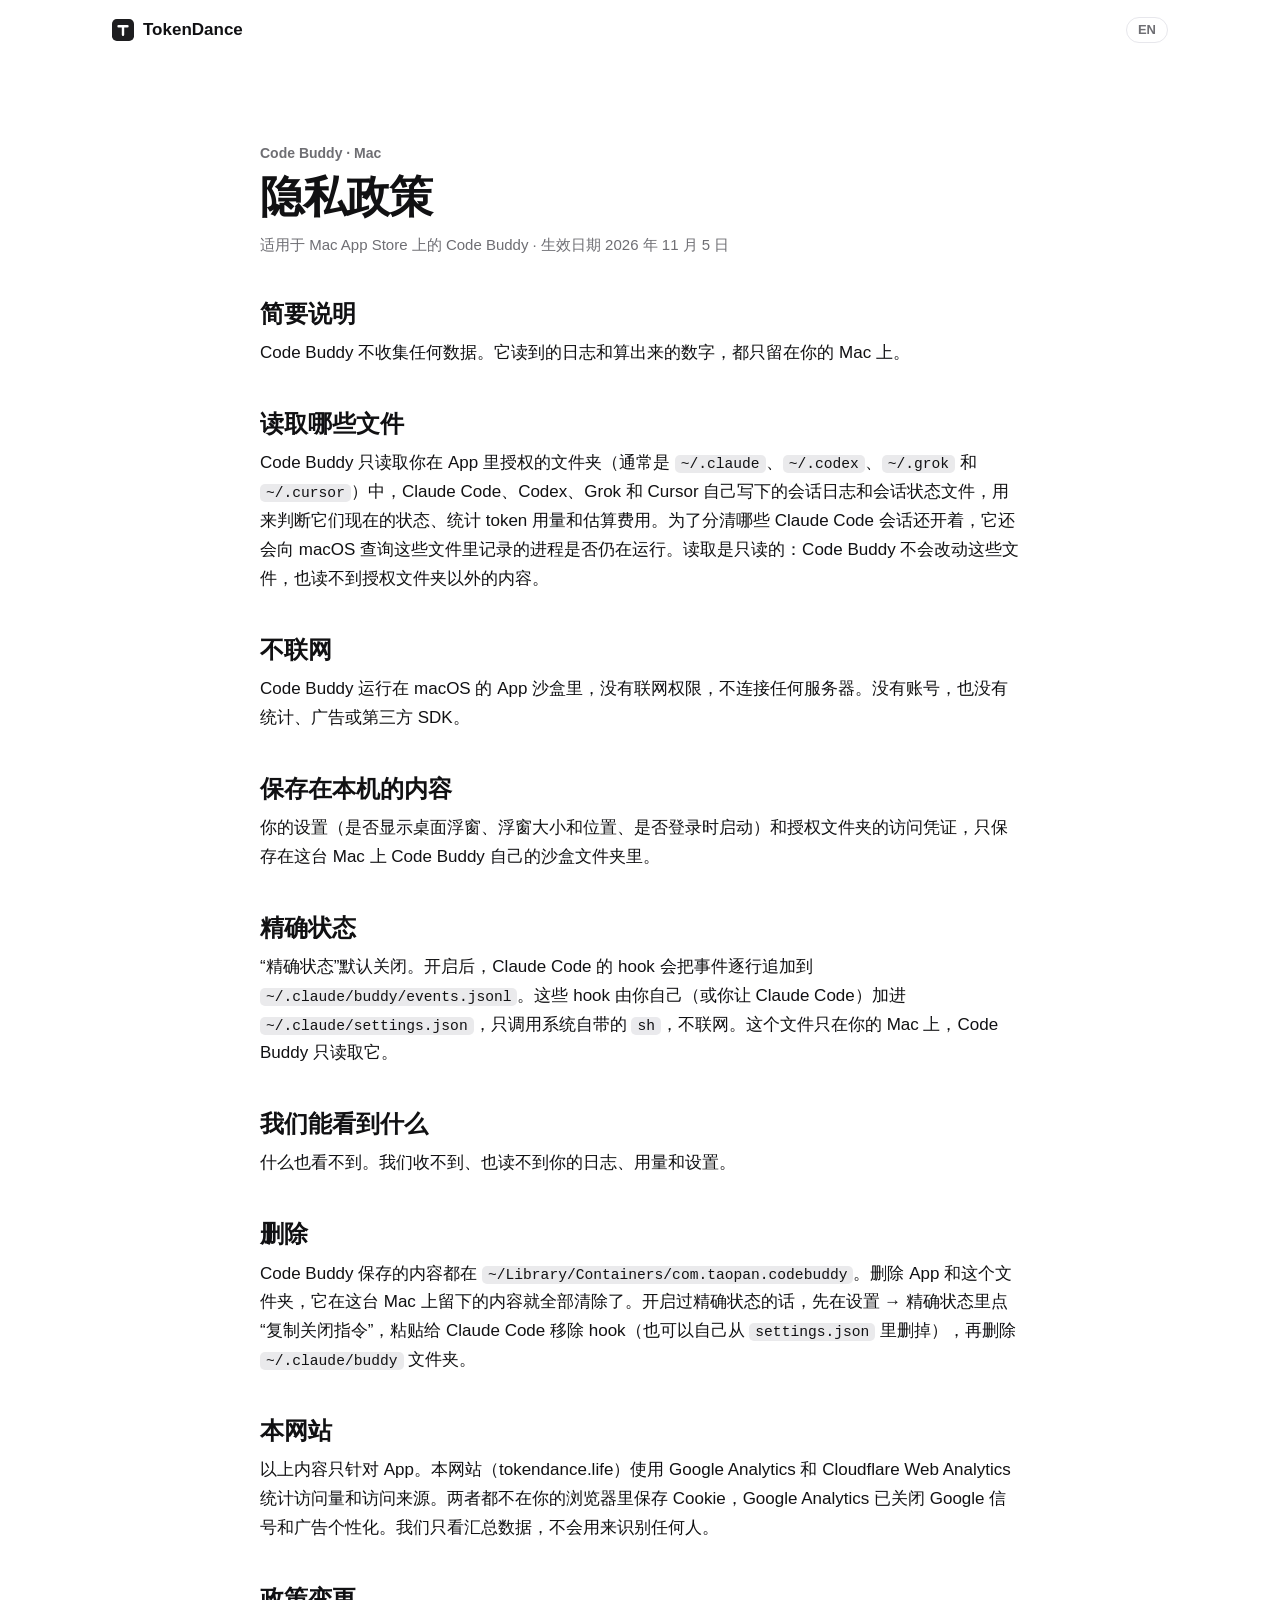
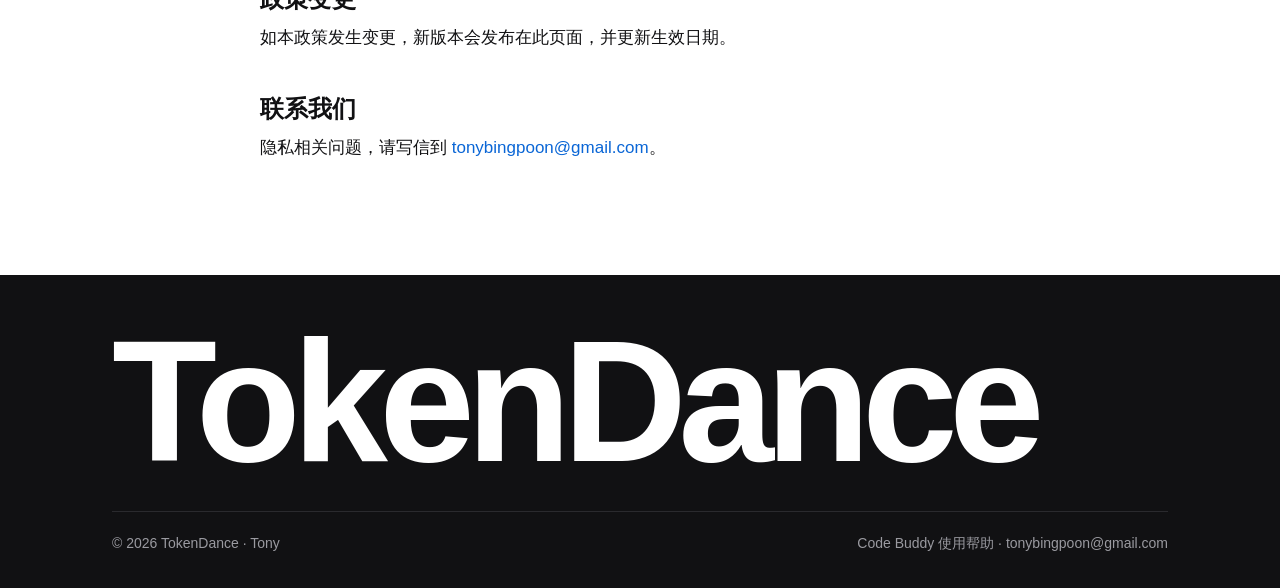
<file: zh/code-buddy/privacy.html>
<!doctype html>
<html lang="zh-CN">
  <head>
    <meta charset="UTF-8" />
    <meta name="viewport" content="width=device-width, initial-scale=1" />
    <title>Code Buddy 隐私政策</title>
    <meta
      name="description"
      content="Code Buddy Mac 版隐私政策：不收集任何数据，没有联网权限，只在本机读取你授权的 Claude Code、Codex、Grok 和 Cursor 会话日志。"
    />
    <meta name="author" content="Tony" />
    <meta name="robots" content="index, follow" />
    <meta name="theme-color" content="#ffffff" />
    <link rel="canonical" href="https://tokendance.life/zh/code-buddy/privacy.html" />
    <link rel="alternate" hreflang="en" href="https://tokendance.life/code-buddy/privacy.html" />
    <link rel="alternate" hreflang="zh-CN" href="https://tokendance.life/zh/code-buddy/privacy.html" />
    <link rel="alternate" hreflang="x-default" href="https://tokendance.life/code-buddy/privacy.html" />
    <link rel="icon" type="image/svg+xml" href="/favicon.svg?v=20261022b" />
    <link rel="apple-touch-icon" href="/apple-touch-icon.png?v=20261022b" />
    <link rel="stylesheet" href="/styles.css?v=20261125a" />

    <meta property="og:type" content="article" />
    <meta property="og:site_name" content="TokenDance" />
    <meta property="og:url" content="https://tokendance.life/zh/code-buddy/privacy.html" />
    <meta property="og:title" content="Code Buddy 隐私政策" />
    <meta property="og:description" content="Code Buddy 不收集任何数据，没有联网权限。" />
    <meta property="og:image" content="https://tokendance.life/assets/og-tokendance.png" />
    <meta property="og:image:width" content="1200" />
    <meta property="og:image:height" content="630" />
    <meta property="og:locale" content="zh_CN" />
    <meta property="og:locale:alternate" content="en_US" />
    <meta name="twitter:card" content="summary_large_image" />
    <meta name="twitter:title" content="Code Buddy 隐私政策" />
    <meta name="twitter:description" content="Code Buddy 不收集任何数据，没有联网权限。" />
    <meta name="twitter:image" content="https://tokendance.life/assets/og-tokendance.png" />
    <script type="application/ld+json">
      {
        "@context": "https://schema.org",
        "@graph": [
          {
            "@type": "Organization",
            "@id": "https://tokendance.life/#organization",
            "name": "TokenDance",
            "url": "https://tokendance.life/",
            "email": "tonybingpoon@gmail.com"
          },
          {
            "@type": "WebPage",
            "@id": "https://tokendance.life/zh/code-buddy/privacy.html",
            "url": "https://tokendance.life/zh/code-buddy/privacy.html",
            "name": "Code Buddy 隐私政策",
            "inLanguage": "zh-CN",
            "about": {
              "@id": "https://tokendance.life/code-buddy/#app"
            },
            "publisher": {
              "@id": "https://tokendance.life/#organization"
            }
          },
          {
            "@type": "BreadcrumbList",
            "itemListElement": [
              {
                "@type": "ListItem",
                "position": 1,
                "name": "TokenDance",
                "item": "https://tokendance.life/zh/"
              },
              {
                "@type": "ListItem",
                "position": 2,
                "name": "Code Buddy",
                "item": "https://tokendance.life/zh/code-buddy/"
              },
              {
                "@type": "ListItem",
                "position": 3,
                "name": "隐私政策",
                "item": "https://tokendance.life/zh/code-buddy/privacy.html"
              }
            ]
          }
        ]
      }
    </script>
  </head>
  <body class="doc-page">
    <a class="skip-link" href="#main">跳到正文</a>
    <header class="site-header">
      <div class="wrap header-inner">
        <a class="brand" href="/zh/">
          <img src="/favicon.svg?v=20261022b" width="22" height="22" alt="" />TokenDance
        </a>
        <a class="lang" href="/code-buddy/privacy.html" hreflang="en" lang="en">EN</a>
      </div>
    </header>

    <main id="main" class="wrap doc">
      <p class="doc-eyebrow">Code Buddy · Mac</p>
      <h1>隐私政策</h1>
      <p class="doc-meta">适用于 Mac App Store 上的 Code Buddy · 生效日期 2026 年 11 月 5 日</p>

      <section>
        <h2>简要说明</h2>
        <p>Code Buddy 不收集任何数据。它读到的日志和算出来的数字，都只留在你的 Mac 上。</p>

        <h2>读取哪些文件</h2>
        <p>
          Code Buddy 只读取你在 App 里授权的文件夹（通常是 <code>~/.claude</code>、<code>~/.codex</code>、<code>~/.grok</code> 和
          <code>~/.cursor</code>）中，Claude Code、Codex、Grok 和 Cursor 自己写下的会话日志和会话状态文件，用来判断它们现在的状态、统计 token
          用量和估算费用。为了分清哪些 Claude Code 会话还开着，它还会向 macOS 查询这些文件里记录的进程是否仍在运行。读取是只读的：Code Buddy 不会改动这些文件，也读不到授权文件夹以外的内容。
        </p>

        <h2>不联网</h2>
        <p>
          Code Buddy 运行在 macOS 的 App 沙盒里，没有联网权限，不连接任何服务器。没有账号，也没有统计、广告或第三方 SDK。
        </p>

        <h2>保存在本机的内容</h2>
        <p>
          你的设置（是否显示桌面浮窗、浮窗大小和位置、是否登录时启动）和授权文件夹的访问凭证，只保存在这台 Mac 上 Code Buddy
          自己的沙盒文件夹里。
        </p>

        <h2>精确状态</h2>
        <p>
          “精确状态”默认关闭。开启后，Claude Code 的 hook 会把事件逐行追加到
          <code>~/.claude/buddy/events.jsonl</code>。这些 hook 由你自己（或你让 Claude Code）加进
          <code>~/.claude/settings.json</code>，只调用系统自带的 <code>sh</code>，不联网。这个文件只在你的 Mac
          上，Code Buddy 只读取它。
        </p>

        <h2>我们能看到什么</h2>
        <p>什么也看不到。我们收不到、也读不到你的日志、用量和设置。</p>

        <h2>删除</h2>
        <p>
          Code Buddy 保存的内容都在 <code>~/Library/Containers/com.taopan.codebuddy</code>。删除 App
          和这个文件夹，它在这台 Mac 上留下的内容就全部清除了。开启过精确状态的话，先在设置 → 精确状态里点“复制关闭指令”，粘贴给
          Claude Code 移除 hook（也可以自己从 <code>settings.json</code> 里删掉），再删除
          <code>~/.claude/buddy</code> 文件夹。
        </p>

        <h2>本网站</h2>
        <p>
          以上内容只针对 App。本网站（tokendance.life）使用 Google Analytics 和 Cloudflare Web Analytics
          统计访问量和访问来源。两者都不在你的浏览器里保存 Cookie，Google Analytics 已关闭 Google
          信号和广告个性化。我们只看汇总数据，不会用来识别任何人。
        </p>

        <h2>政策变更</h2>
        <p>如本政策发生变更，新版本会发布在此页面，并更新生效日期。</p>

        <h2>联系我们</h2>
        <p>隐私相关问题，请写信到 <a href="mailto:tonybingpoon@gmail.com">tonybingpoon@gmail.com</a>。</p>
      </section>
    </main>

    <footer class="site-footer">
      <div class="wrap">
        <p class="wordmark" aria-label="TokenDance">TokenDance</p>
        <div class="footer-row">
          <span>© 2026 TokenDance · Tony</span>
          <span><a href="/zh/code-buddy/">Code Buddy 使用帮助</a> · <a href="mailto:tonybingpoon@gmail.com">tonybingpoon@gmail.com</a></span>
        </div>
      </div>
    </footer>
    <script src="/analytics.js?v=20261022"></script>
    <script type="module" src="https://static.cloudflareinsights.com/beacon.min.js" data-cf-beacon='{"token": "4b91ff1dcc4a41f580444839873ea623"}'></script>
  </body>
</html>
</file>
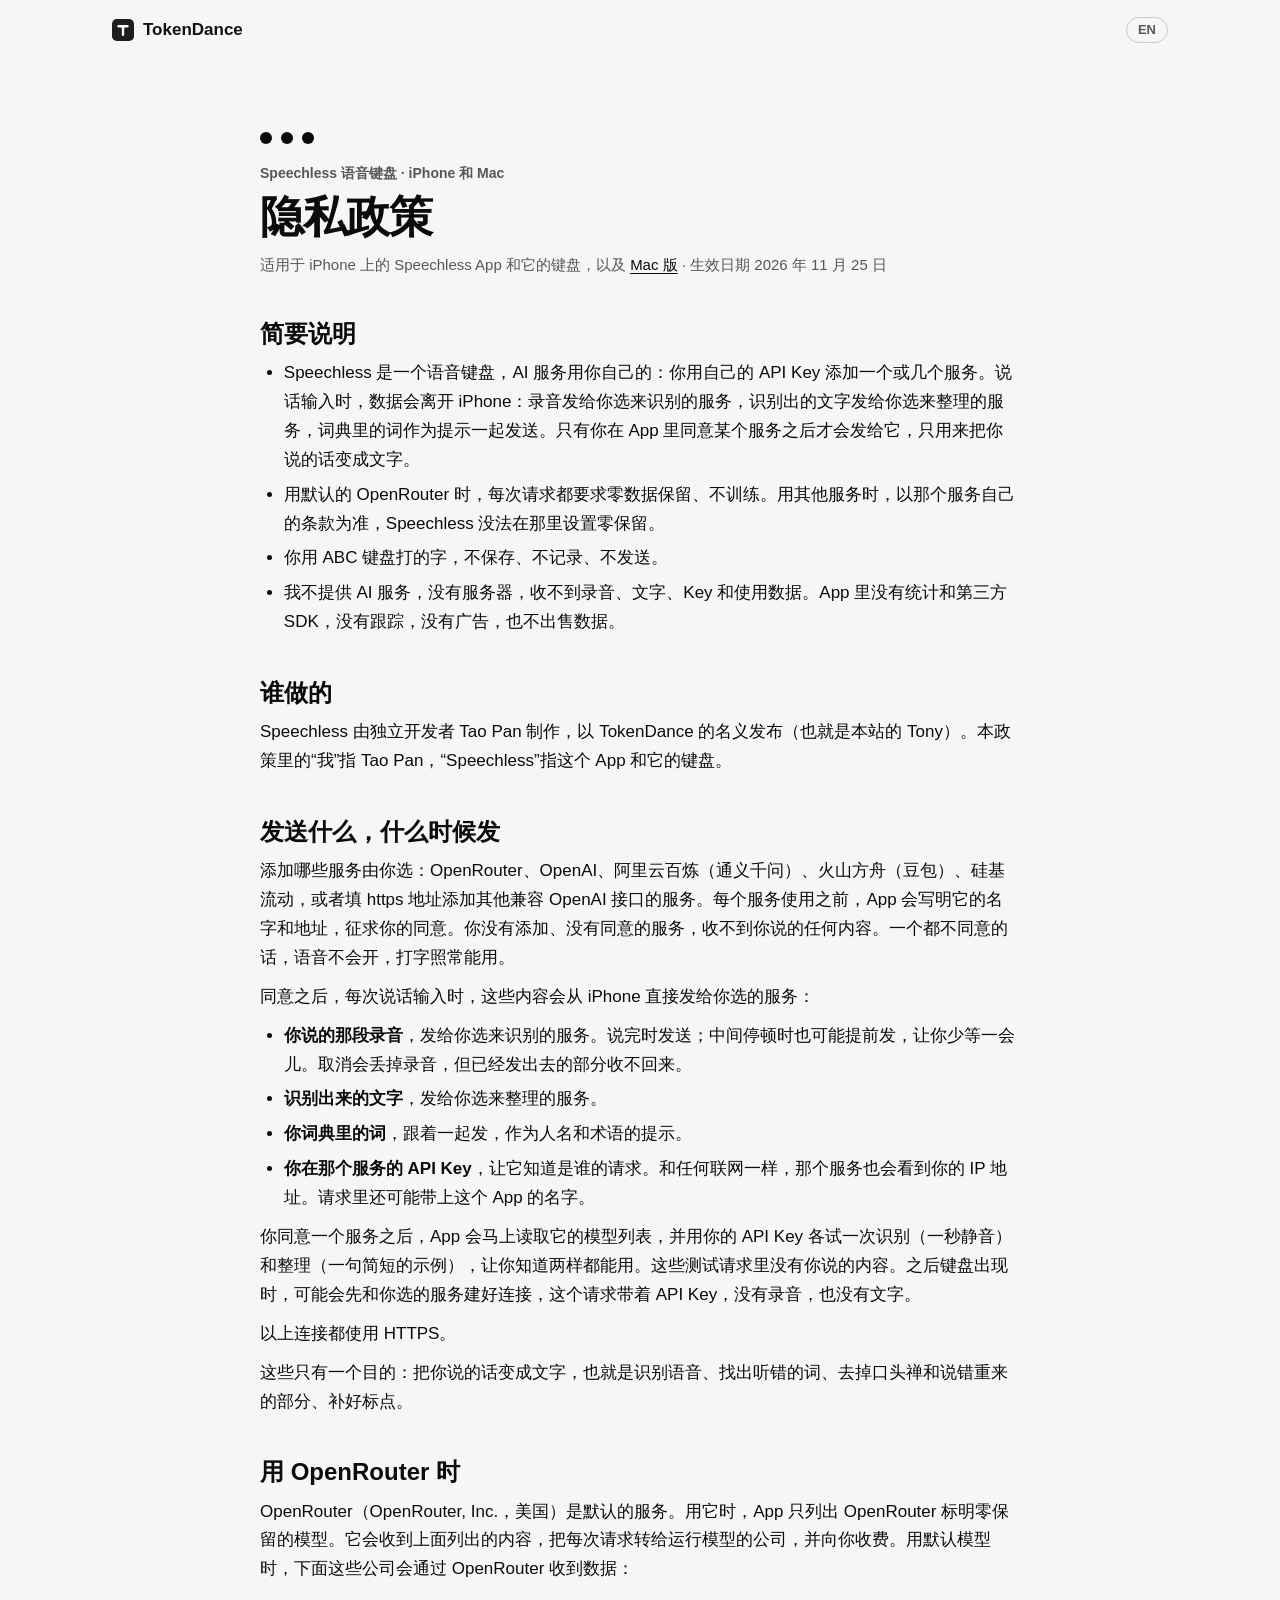
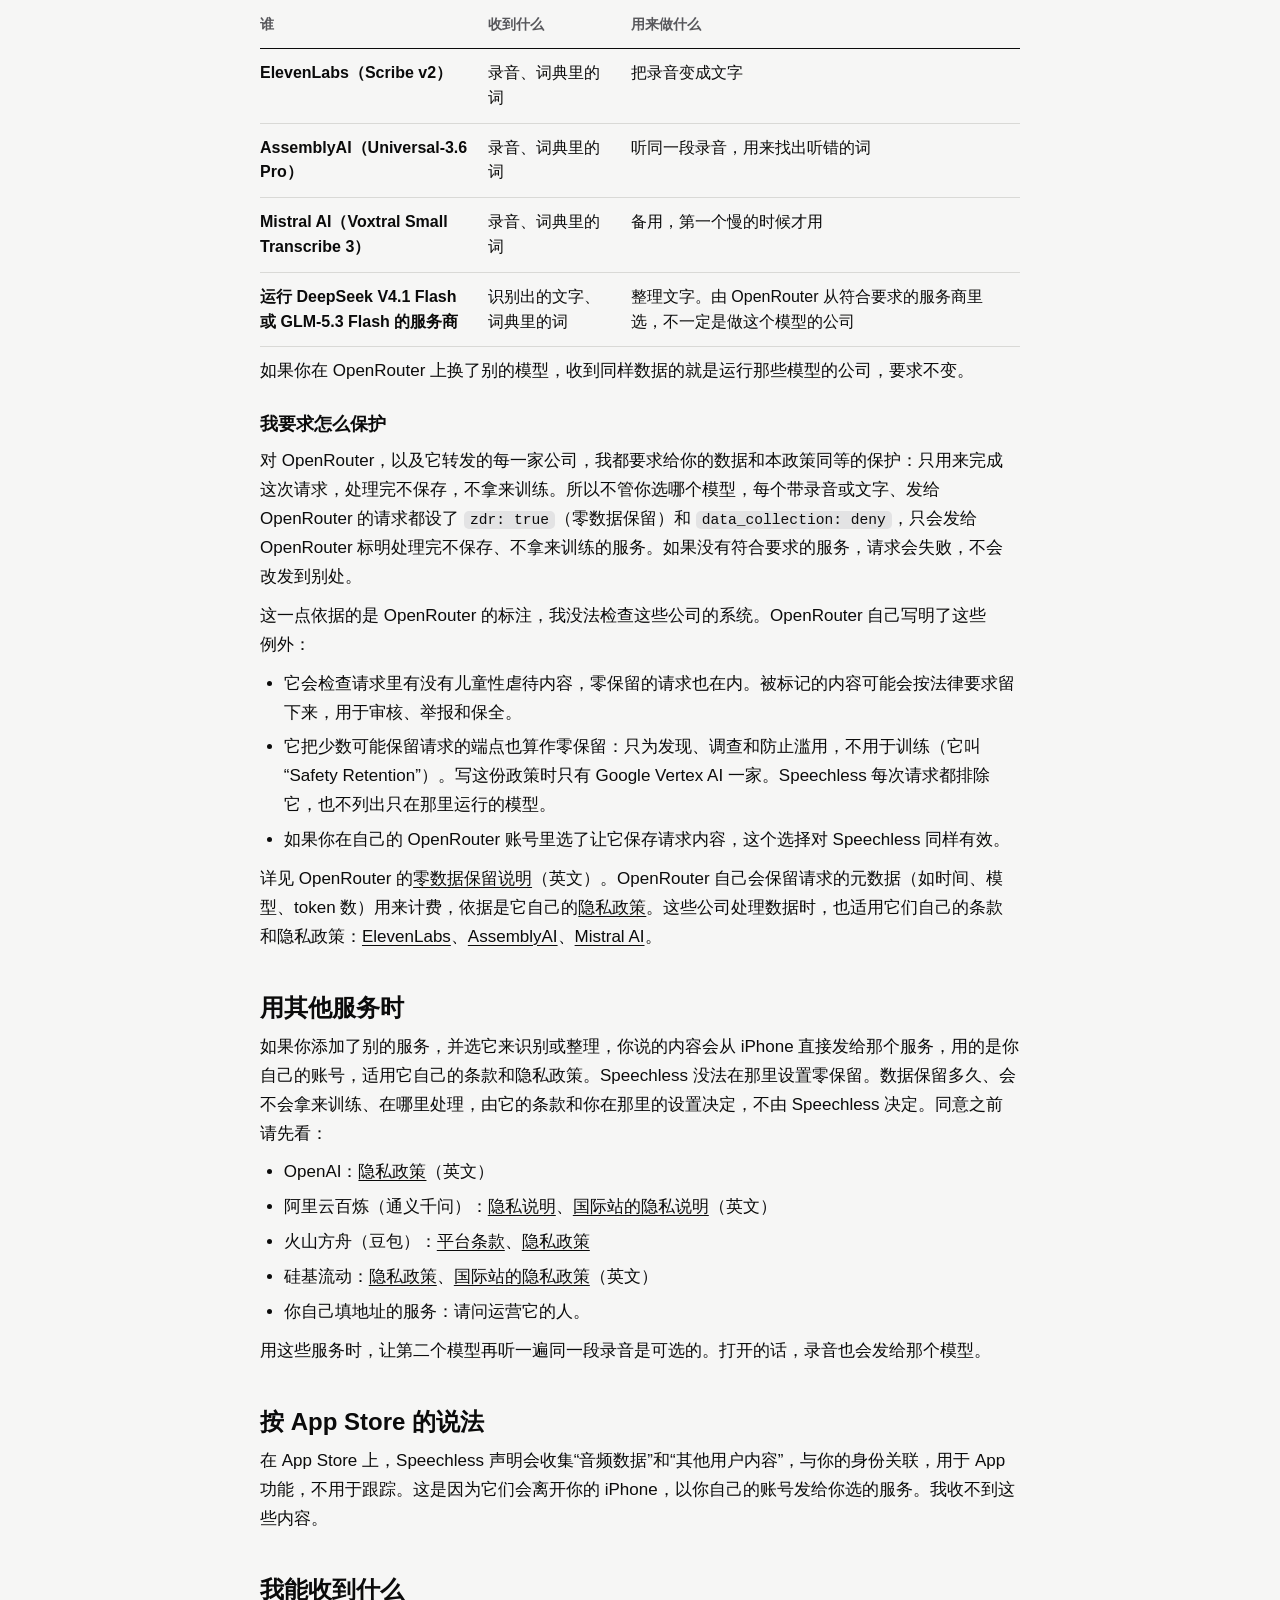
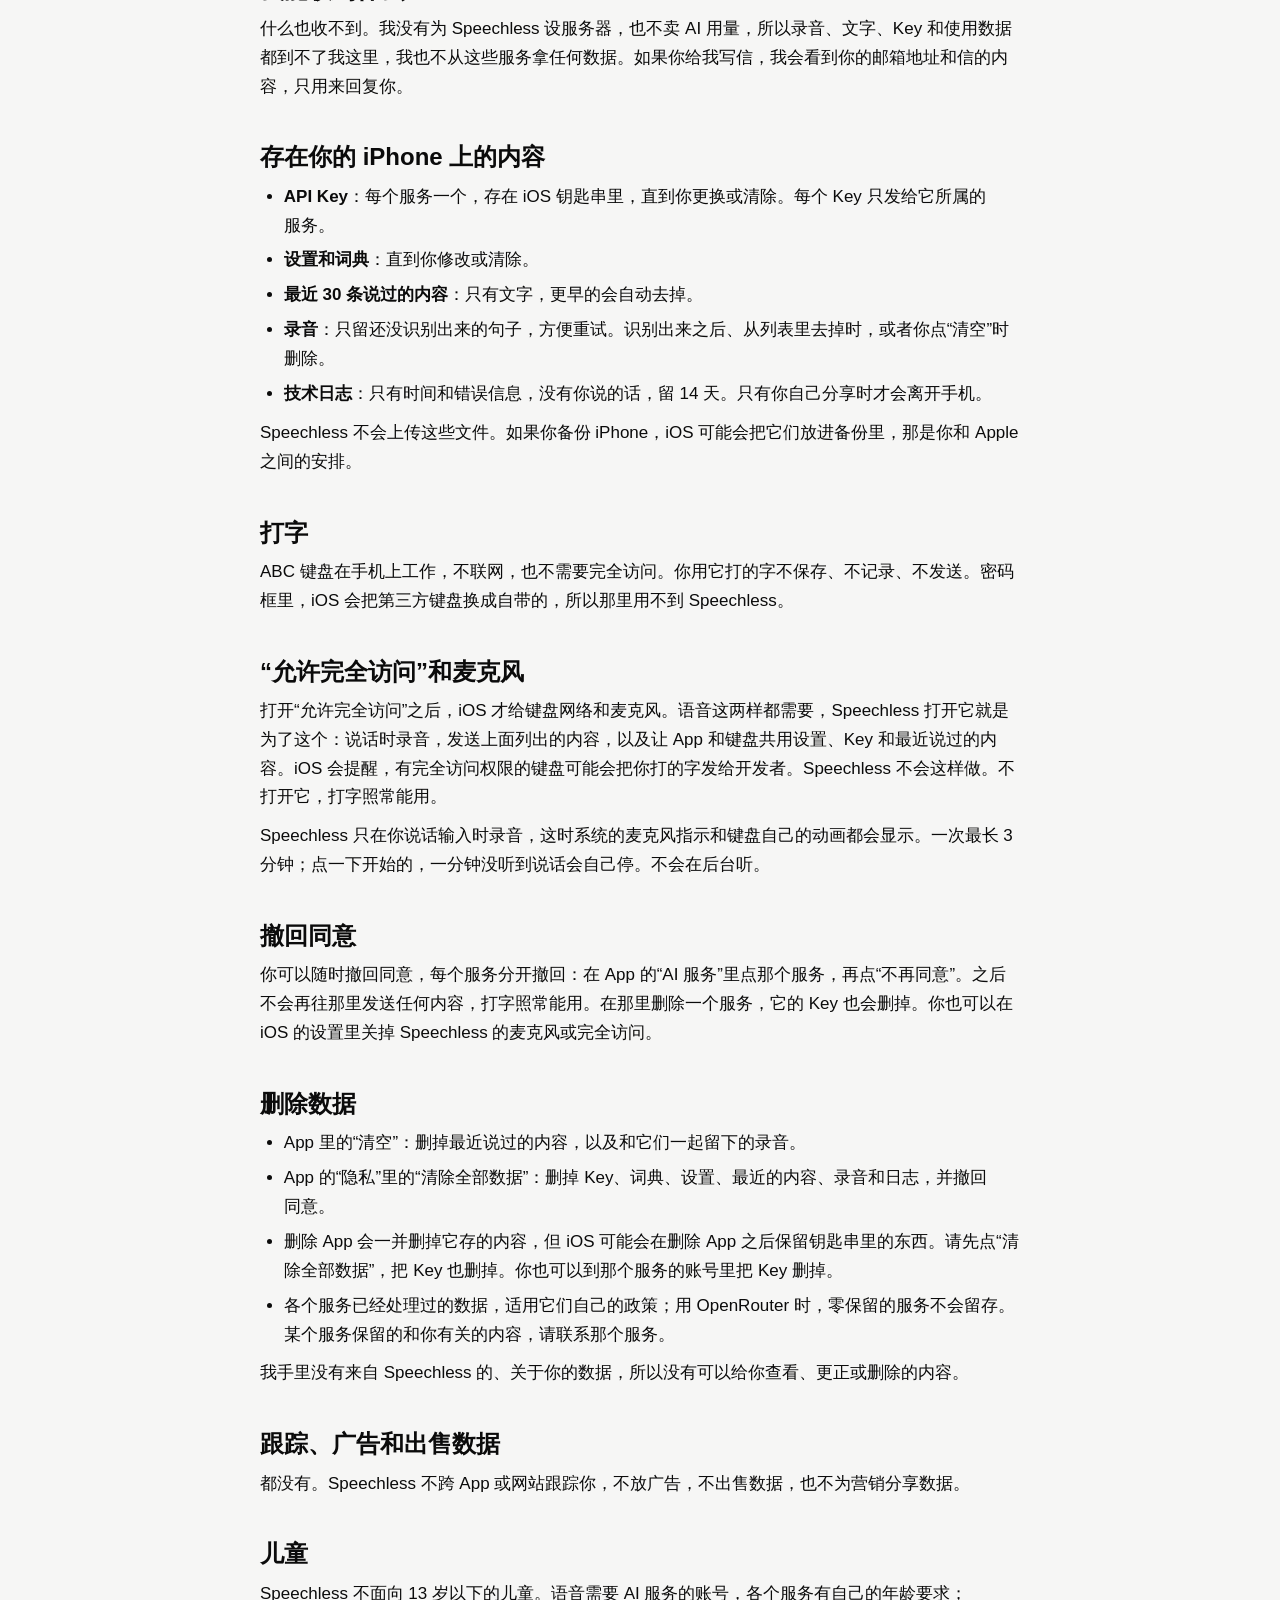
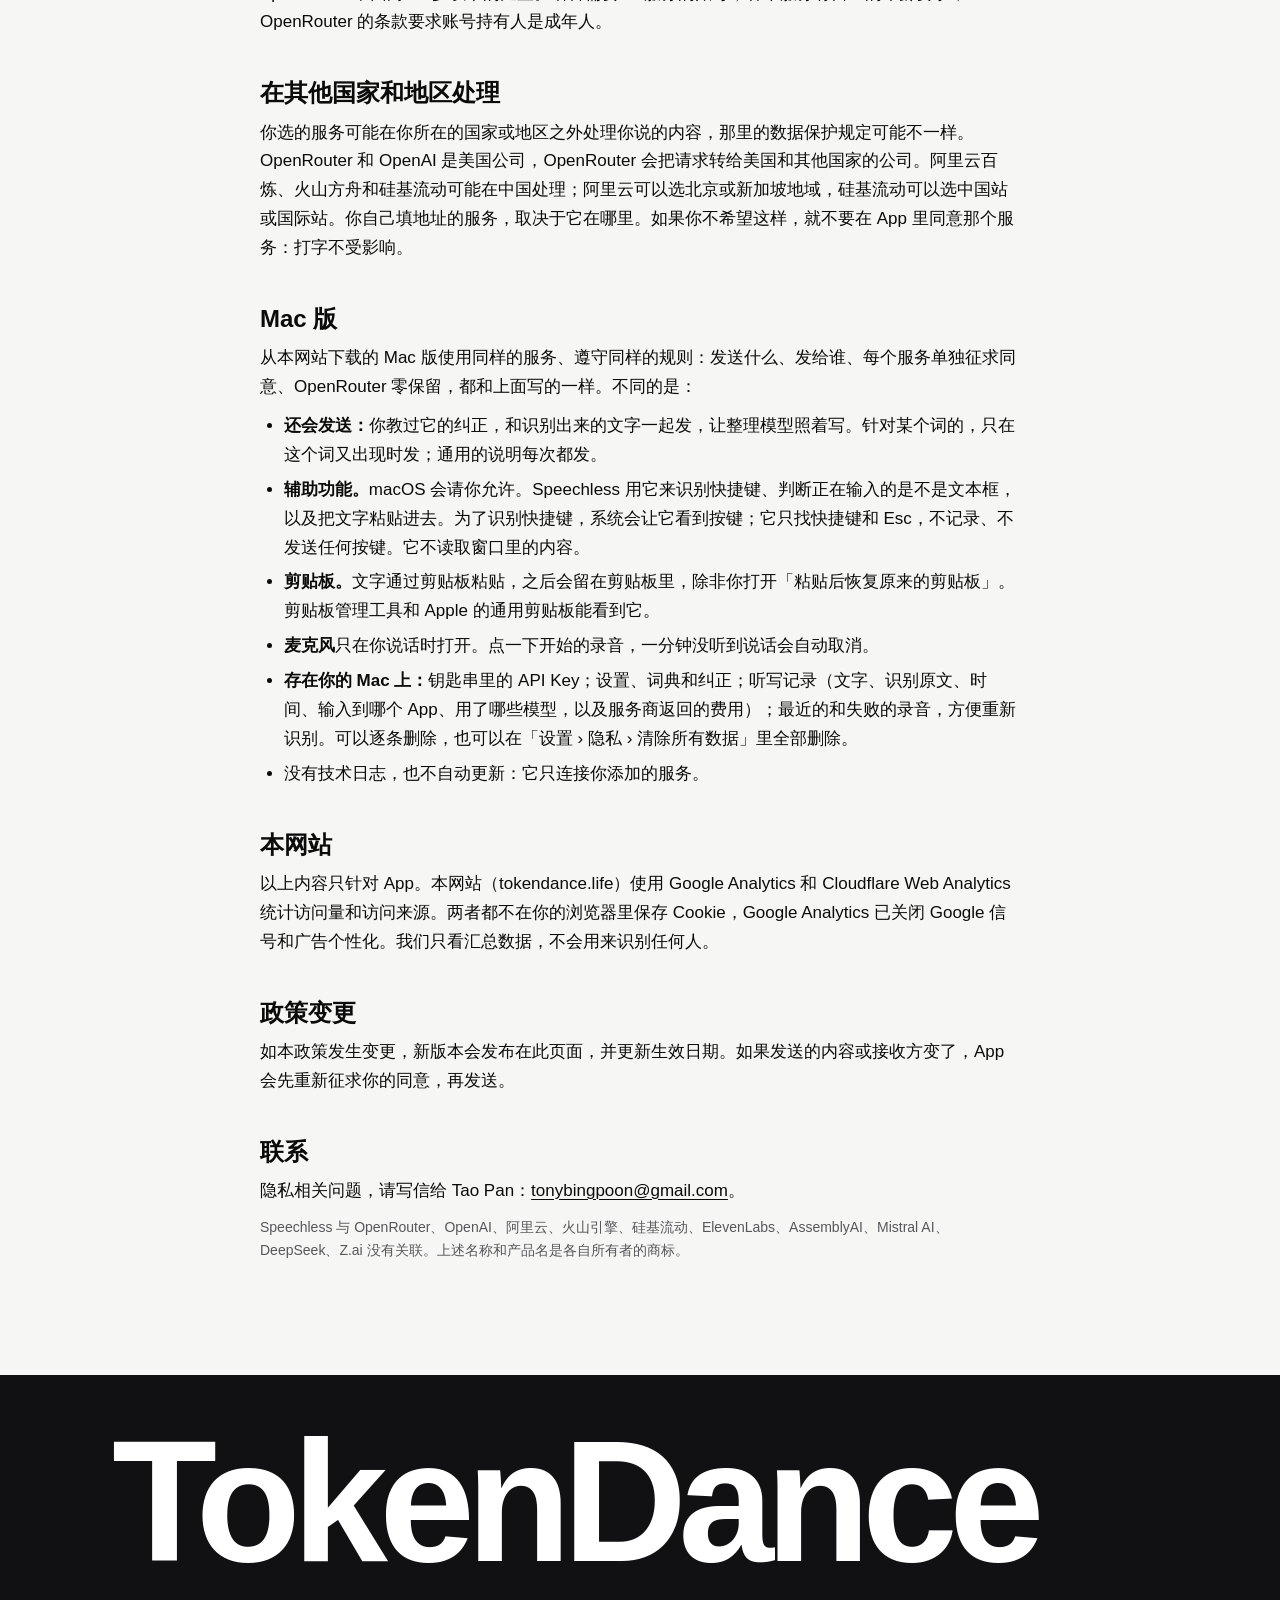
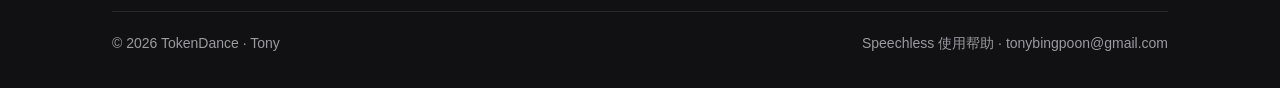
<file: zh/speechless/privacy.html>
<!doctype html>
<html lang="zh-CN">
  <head>
    <meta charset="UTF-8" />
    <meta name="viewport" content="width=device-width, initial-scale=1" />
    <title>Speechless 隐私政策</title>
    <meta
      name="description"
      content="Speechless 语音键盘（iPhone）隐私政策：说话时会发送什么、发给哪些 AI 服务、为什么发，哪些内容只存在手机上，怎么撤回同意、怎么删除数据。"
    />
    <meta name="author" content="Tony" />
    <meta name="robots" content="index, follow" />
    <meta name="theme-color" content="#f6f6f5" />
    <link rel="canonical" href="https://tokendance.life/zh/speechless/privacy.html" />
    <link rel="alternate" hreflang="en" href="https://tokendance.life/speechless/privacy.html" />
    <link rel="alternate" hreflang="zh-CN" href="https://tokendance.life/zh/speechless/privacy.html" />
    <link rel="alternate" hreflang="x-default" href="https://tokendance.life/speechless/privacy.html" />
    <link rel="icon" type="image/svg+xml" href="/favicon.svg?v=20261022b" />
    <link rel="apple-touch-icon" href="/apple-touch-icon.png?v=20261022b" />
    <link rel="stylesheet" href="/styles.css?v=20261125a" />
    <link rel="stylesheet" href="/speechless/sp.css?v=20261125b" />

    <meta property="og:type" content="article" />
    <meta property="og:site_name" content="TokenDance" />
    <meta property="og:url" content="https://tokendance.life/zh/speechless/privacy.html" />
    <meta property="og:title" content="Speechless 隐私政策" />
    <meta property="og:description" content="说话时 Speechless 会发送什么、发给谁，哪些内容只存在你的 iPhone 上。" />
    <meta property="og:image" content="https://tokendance.life/assets/og-tokendance.png" />
    <meta property="og:image:width" content="1200" />
    <meta property="og:image:height" content="630" />
    <meta property="og:locale" content="zh_CN" />
    <meta property="og:locale:alternate" content="en_US" />
    <meta name="twitter:card" content="summary_large_image" />
    <meta name="twitter:title" content="Speechless 隐私政策" />
    <meta name="twitter:description" content="说话时 Speechless 会发送什么、发给谁，哪些内容只存在你的 iPhone 上。" />
    <meta name="twitter:image" content="https://tokendance.life/assets/og-tokendance.png" />
    <script type="application/ld+json">
      {
        "@context": "https://schema.org",
        "@graph": [
          {
            "@type": "Organization",
            "@id": "https://tokendance.life/#organization",
            "name": "TokenDance",
            "url": "https://tokendance.life/",
            "email": "tonybingpoon@gmail.com"
          },
          {
            "@type": "WebPage",
            "@id": "https://tokendance.life/zh/speechless/privacy.html",
            "url": "https://tokendance.life/zh/speechless/privacy.html",
            "name": "Speechless 隐私政策",
            "inLanguage": "zh-CN",
            "about": {
              "@id": "https://tokendance.life/speechless/#app"
            },
            "publisher": {
              "@id": "https://tokendance.life/#organization"
            }
          },
          {
            "@type": "BreadcrumbList",
            "itemListElement": [
              {
                "@type": "ListItem",
                "position": 1,
                "name": "TokenDance",
                "item": "https://tokendance.life/zh/"
              },
              {
                "@type": "ListItem",
                "position": 2,
                "name": "Speechless",
                "item": "https://tokendance.life/zh/speechless/"
              },
              {
                "@type": "ListItem",
                "position": 3,
                "name": "隐私政策",
                "item": "https://tokendance.life/zh/speechless/privacy.html"
              }
            ]
          }
        ]
      }
    </script>
  </head>
  <body class="doc-page sp-page">
    <a class="skip-link" href="#main">跳到正文</a>
    <header class="site-header">
      <div class="wrap header-inner">
        <a class="brand" href="/zh/">
          <img src="/favicon.svg?v=20261022b" width="22" height="22" alt="" />TokenDance
        </a>
        <a class="lang" href="/speechless/privacy.html" hreflang="en" lang="en">EN</a>
      </div>
    </header>

    <main id="main" class="wrap doc">
      <div class="sp-dots3" aria-hidden="true"><i></i><i></i><i></i></div>
      <p class="doc-eyebrow">Speechless 语音键盘 · iPhone 和 Mac</p>
      <h1>隐私政策</h1>
      <p class="doc-meta">适用于 iPhone 上的 Speechless App 和它的键盘，以及 <a href="#mac">Mac 版</a> · 生效日期 2026 年 11 月 25 日</p>

      <section>
        <h2>简要说明</h2>
        <ul>
          <li>Speechless 是一个语音键盘，AI 服务用你自己的：你用自己的 API Key 添加一个或几个服务。说话输入时，数据会离开 iPhone：录音发给你选来识别的服务，识别出的文字发给你选来整理的服务，词典里的词作为提示一起发送。只有你在 App 里同意某个服务之后才会发给它，只用来把你说的话变成文字。</li>
          <li>用默认的 OpenRouter 时，每次请求都要求零数据保留、不训练。用其他服务时，以那个服务自己的条款为准，Speechless 没法在那里设置零保留。</li>
          <li>你用 ABC 键盘打的字，不保存、不记录、不发送。</li>
          <li>我不提供 AI 服务，没有服务器，收不到录音、文字、Key 和使用数据。App 里没有统计和第三方 SDK，没有跟踪，没有广告，也不出售数据。</li>
        </ul>

        <h2>谁做的</h2>
        <p>
          Speechless 由独立开发者 Tao Pan 制作，以 TokenDance 的名义发布（也就是本站的 Tony）。本政策里的“我”指 Tao Pan，“Speechless”指这个 App 和它的键盘。
        </p>

        <h2>发送什么，什么时候发</h2>
        <p>
          添加哪些服务由你选：OpenRouter、OpenAI、阿里云百炼（通义千问）、火山方舟（豆包）、硅基流动，或者填 https 地址添加其他兼容 OpenAI
          接口的服务。每个服务使用之前，App 会写明它的名字和地址，征求你的同意。你没有添加、没有同意的服务，收不到你说的任何内容。一个都不同意的话，语音不会开，打字照常能用。
        </p>
        <p>同意之后，每次说话输入时，这些内容会从 iPhone 直接发给你选的服务：</p>
        <ul>
          <li><strong>你说的那段录音</strong>，发给你选来识别的服务。说完时发送；中间停顿时也可能提前发，让你少等一会儿。取消会丢掉录音，但已经发出去的部分收不回来。</li>
          <li><strong>识别出来的文字</strong>，发给你选来整理的服务。</li>
          <li><strong>你词典里的词</strong>，跟着一起发，作为人名和术语的提示。</li>
          <li><strong>你在那个服务的 API Key</strong>，让它知道是谁的请求。和任何联网一样，那个服务也会看到你的 IP 地址。请求里还可能带上这个 App 的名字。</li>
        </ul>
        <p>
          你同意一个服务之后，App 会马上读取它的模型列表，并用你的 API Key 各试一次识别（一秒静音）和整理（一句简短的示例），让你知道两样都能用。这些测试请求里没有你说的内容。之后键盘出现时，可能会先和你选的服务建好连接，这个请求带着
          API Key，没有录音，也没有文字。
        </p>
        <p>以上连接都使用 HTTPS。</p>
        <p>
          这些只有一个目的：把你说的话变成文字，也就是识别语音、找出听错的词、去掉口头禅和说错重来的部分、补好标点。
        </p>

        <h2 id="openrouter">用 OpenRouter 时</h2>
        <p>
          OpenRouter（OpenRouter, Inc.，美国）是默认的服务。用它时，App 只列出 OpenRouter 标明零保留的模型。它会收到上面列出的内容，把每次请求转给运行模型的公司，并向你收费。用默认模型时，下面这些公司会通过
          OpenRouter 收到数据：
        </p>
        <table class="sp-table" role="table">
          <thead role="rowgroup">
            <tr role="row"><th scope="col" role="columnheader">谁</th><th scope="col" role="columnheader">收到什么</th><th scope="col" role="columnheader">用来做什么</th></tr>
          </thead>
          <tbody role="rowgroup">
            <tr role="row"><th scope="row" role="rowheader">ElevenLabs（Scribe v2）</th><td role="cell" data-k="收到什么">录音、词典里的词</td><td role="cell" data-k="用来做什么">把录音变成文字</td></tr>
            <tr role="row"><th scope="row" role="rowheader">AssemblyAI（Universal&#8209;3.6 Pro）</th><td role="cell" data-k="收到什么">录音、词典里的词</td><td role="cell" data-k="用来做什么">听同一段录音，用来找出听错的词</td></tr>
            <tr role="row"><th scope="row" role="rowheader">Mistral AI（Voxtral Small Transcribe 3）</th><td role="cell" data-k="收到什么">录音、词典里的词</td><td role="cell" data-k="用来做什么">备用，第一个慢的时候才用</td></tr>
            <tr role="row"><th scope="row" role="rowheader">运行 DeepSeek V4.1 Flash 或 GLM&#8209;5.3 Flash 的服务商</th><td role="cell" data-k="收到什么">识别出的文字、词典里的词</td><td role="cell" data-k="用来做什么">整理文字。由 OpenRouter 从符合要求的服务商里选，不一定是做这个模型的公司</td></tr>
          </tbody>
        </table>
        <p>如果你在 OpenRouter 上换了别的模型，收到同样数据的就是运行那些模型的公司，要求不变。</p>

        <h3 id="protection">我要求怎么保护</h3>
        <p>
          对 OpenRouter，以及它转发的每一家公司，我都要求给你的数据和本政策同等的保护：只用来完成这次请求，处理完不保存，不拿来训练。所以不管你选哪个模型，每个带录音或文字、发给
          OpenRouter 的请求都设了 <code>zdr: true</code>（零数据保留）和 <code>data_collection: deny</code>，只会发给
          OpenRouter 标明处理完不保存、不拿来训练的服务。如果没有符合要求的服务，请求会失败，不会改发到别处。
        </p>
        <p>这一点依据的是 OpenRouter 的标注，我没法检查这些公司的系统。OpenRouter 自己写明了这些例外：</p>
        <ul>
          <li>它会检查请求里有没有儿童性虐待内容，零保留的请求也在内。被标记的内容可能会按法律要求留下来，用于审核、举报和保全。</li>
          <li>它把少数可能保留请求的端点也算作零保留：只为发现、调查和防止滥用，不用于训练（它叫“Safety Retention”）。写这份政策时只有 Google Vertex AI 一家。Speechless 每次请求都排除它，也不列出只在那里运行的模型。</li>
          <li>如果你在自己的 OpenRouter 账号里选了让它保存请求内容，这个选择对 Speechless 同样有效。</li>
        </ul>
        <p>
          详见 OpenRouter 的<a href="https://openrouter.ai/docs/guides/features/zdr" rel="noopener">零数据保留说明</a>（英文）。OpenRouter
          自己会保留请求的元数据（如时间、模型、token 数）用来计费，依据是它自己的<a href="https://openrouter.ai/privacy" rel="noopener">隐私政策</a>。这些公司处理数据时，也适用它们自己的条款和隐私政策：<a href="https://elevenlabs.io/privacy-policy" rel="noopener">ElevenLabs</a>、<a href="https://www.assemblyai.com/legal/privacy-policy" rel="noopener">AssemblyAI</a>、<a href="https://legal.mistral.ai/terms/privacy-policy" rel="noopener">Mistral AI</a>。
        </p>

        <h2 id="other">用其他服务时</h2>
        <p>
          如果你添加了别的服务，并选它来识别或整理，你说的内容会从 iPhone 直接发给那个服务，用的是你自己的账号，适用它自己的条款和隐私政策。Speechless
          没法在那里设置零保留。数据保留多久、会不会拿来训练、在哪里处理，由它的条款和你在那里的设置决定，不由 Speechless 决定。同意之前请先看：
        </p>
        <ul>
          <li>OpenAI：<a href="https://openai.com/policies/privacy-policy/" rel="noopener" hreflang="en">隐私政策</a>（英文）</li>
          <li>阿里云百炼（通义千问）：<a href="https://help.aliyun.com/zh/model-studio/privacy-notice" rel="noopener">隐私说明</a>、<a href="https://www.alibabacloud.com/help/en/model-studio/privacy-notice" rel="noopener" hreflang="en">国际站的隐私说明</a>（英文）</li>
          <li>火山方舟（豆包）：<a href="https://docs.volcengine.com/docs/zh/ark/volcengine-ark-platform-terms" rel="noopener">平台条款</a>、<a href="https://www.volcengine.com/docs/6256/64902" rel="noopener">隐私政策</a></li>
          <li>硅基流动：<a href="https://docs.siliconflow.cn/docs/legals/privacy-policy" rel="noopener">隐私政策</a>、<a href="https://docs.siliconflow.com/en/legals/privacy-policy" rel="noopener" hreflang="en">国际站的隐私政策</a>（英文）</li>
          <li>你自己填地址的服务：请问运营它的人。</li>
        </ul>
        <p>用这些服务时，让第二个模型再听一遍同一段录音是可选的。打开的话，录音也会发给那个模型。</p>

        <h2 id="app-store">按 App Store 的说法</h2>
        <p>
          在 App Store 上，Speechless 声明会收集“音频数据”和“其他用户内容”，与你的身份关联，用于 App 功能，不用于跟踪。这是因为它们会离开你的
          iPhone，以你自己的账号发给你选的服务。我收不到这些内容。
        </p>

        <h2>我能收到什么</h2>
        <p>
          什么也收不到。我没有为 Speechless 设服务器，也不卖 AI 用量，所以录音、文字、Key 和使用数据都到不了我这里，我也不从这些服务拿任何数据。如果你给我写信，我会看到你的邮箱地址和信的内容，只用来回复你。
        </p>

        <h2>存在你的 iPhone 上的内容</h2>
        <ul>
          <li><strong>API Key</strong>：每个服务一个，存在 iOS 钥匙串里，直到你更换或清除。每个 Key 只发给它所属的服务。</li>
          <li><strong>设置和词典</strong>：直到你修改或清除。</li>
          <li><strong>最近 30 条说过的内容</strong>：只有文字，更早的会自动去掉。</li>
          <li><strong>录音</strong>：只留还没识别出来的句子，方便重试。识别出来之后、从列表里去掉时，或者你点“清空”时删除。</li>
          <li><strong>技术日志</strong>：只有时间和错误信息，没有你说的话，留 14 天。只有你自己分享时才会离开手机。</li>
        </ul>
        <p>Speechless 不会上传这些文件。如果你备份 iPhone，iOS 可能会把它们放进备份里，那是你和 Apple 之间的安排。</p>

        <h2>打字</h2>
        <p>
          ABC 键盘在手机上工作，不联网，也不需要完全访问。你用它打的字不保存、不记录、不发送。密码框里，iOS 会把第三方键盘换成自带的，所以那里用不到 Speechless。
        </p>

        <h2>“允许完全访问”和麦克风</h2>
        <p>
          打开“允许完全访问”之后，iOS 才给键盘网络和麦克风。语音这两样都需要，Speechless 打开它就是为了这个：说话时录音，发送上面列出的内容，以及让 App
          和键盘共用设置、Key 和最近说过的内容。iOS 会提醒，有完全访问权限的键盘可能会把你打的字发给开发者。Speechless 不会这样做。不打开它，打字照常能用。
        </p>
        <p>
          Speechless 只在你说话输入时录音，这时系统的麦克风指示和键盘自己的动画都会显示。一次最长 3 分钟；点一下开始的，一分钟没听到说话会自己停。不会在后台听。
        </p>

        <h2>撤回同意</h2>
        <p>
          你可以随时撤回同意，每个服务分开撤回：在 App 的“AI 服务”里点那个服务，再点“不再同意”。之后不会再往那里发送任何内容，打字照常能用。在那里删除一个服务，它的 Key 也会删掉。你也可以在 iOS 的设置里关掉 Speechless
          的麦克风或完全访问。
        </p>

        <h2>删除数据</h2>
        <ul>
          <li>App 里的“清空”：删掉最近说过的内容，以及和它们一起留下的录音。</li>
          <li>App 的“隐私”里的“清除全部数据”：删掉 Key、词典、设置、最近的内容、录音和日志，并撤回同意。</li>
          <li>删除 App 会一并删掉它存的内容，但 iOS 可能会在删除 App 之后保留钥匙串里的东西。请先点“清除全部数据”，把 Key 也删掉。你也可以到那个服务的账号里把 Key 删掉。</li>
          <li>各个服务已经处理过的数据，适用它们自己的政策；用 OpenRouter 时，零保留的服务不会留存。某个服务保留的和你有关的内容，请联系那个服务。</li>
        </ul>
        <p>我手里没有来自 Speechless 的、关于你的数据，所以没有可以给你查看、更正或删除的内容。</p>

        <h2>跟踪、广告和出售数据</h2>
        <p>都没有。Speechless 不跨 App 或网站跟踪你，不放广告，不出售数据，也不为营销分享数据。</p>

        <h2>儿童</h2>
        <p>
          Speechless 不面向 13 岁以下的儿童。语音需要 AI 服务的账号，各个服务有自己的年龄要求；OpenRouter 的条款要求账号持有人是成年人。
        </p>

        <h2>在其他国家和地区处理</h2>
        <p>
          你选的服务可能在你所在的国家或地区之外处理你说的内容，那里的数据保护规定可能不一样。OpenRouter 和 OpenAI 是美国公司，OpenRouter
          会把请求转给美国和其他国家的公司。阿里云百炼、火山方舟和硅基流动可能在中国处理；阿里云可以选北京或新加坡地域，硅基流动可以选中国站或国际站。你自己填地址的服务，取决于它在哪里。如果你不希望这样，就不要在
          App 里同意那个服务：打字不受影响。
        </p>

        <h2 id="mac">Mac 版</h2>
        <p>
          从本网站下载的 Mac 版使用同样的服务、遵守同样的规则：发送什么、发给谁、每个服务单独征求同意、OpenRouter 零保留，都和上面写的一样。不同的是：
        </p>
        <ul>
          <li><strong>还会发送：</strong>你教过它的纠正，和识别出来的文字一起发，让整理模型照着写。针对某个词的，只在这个词又出现时发；通用的说明每次都发。</li>
          <li><strong>辅助功能。</strong>macOS 会请你允许。Speechless 用它来识别快捷键、判断正在输入的是不是文本框，以及把文字粘贴进去。为了识别快捷键，系统会让它看到按键；它只找快捷键和 Esc，不记录、不发送任何按键。它不读取窗口里的内容。</li>
          <li><strong>剪贴板。</strong>文字通过剪贴板粘贴，之后会留在剪贴板里，除非你打开「粘贴后恢复原来的剪贴板」。剪贴板管理工具和 Apple 的通用剪贴板能看到它。</li>
          <li><strong>麦克风</strong>只在你说话时打开。点一下开始的录音，一分钟没听到说话会自动取消。</li>
          <li><strong>存在你的 Mac 上：</strong>钥匙串里的 API Key；设置、词典和纠正；听写记录（文字、识别原文、时间、输入到哪个 App、用了哪些模型，以及服务商返回的费用）；最近的和失败的录音，方便重新识别。可以逐条删除，也可以在「设置 › 隐私 › 清除所有数据」里全部删除。</li>
          <li>没有技术日志，也不自动更新：它只连接你添加的服务。</li>
        </ul>

        <h2>本网站</h2>
        <p>
          以上内容只针对 App。本网站（tokendance.life）使用 Google Analytics 和 Cloudflare Web Analytics
          统计访问量和访问来源。两者都不在你的浏览器里保存 Cookie，Google Analytics 已关闭 Google
          信号和广告个性化。我们只看汇总数据，不会用来识别任何人。
        </p>

        <h2>政策变更</h2>
        <p>
          如本政策发生变更，新版本会发布在此页面，并更新生效日期。如果发送的内容或接收方变了，App 会先重新征求你的同意，再发送。
        </p>

        <h2>联系</h2>
        <p>隐私相关问题，请写信给 Tao Pan：<a href="mailto:tonybingpoon@gmail.com?subject=Speechless%20privacy">tonybingpoon@gmail.com</a>。</p>

        <p class="doc-fine">
          Speechless 与 OpenRouter、OpenAI、阿里云、火山引擎、硅基流动、ElevenLabs、AssemblyAI、Mistral AI、DeepSeek、Z.ai 没有关联。上述名称和产品名是各自所有者的商标。
        </p>
      </section>
    </main>

    <footer class="site-footer">
      <div class="wrap">
        <p class="wordmark" aria-label="TokenDance">TokenDance</p>
        <div class="footer-row">
          <span>© 2026 TokenDance · Tony</span>
          <span><a href="/zh/speechless/#help">Speechless 使用帮助</a> · <a href="mailto:tonybingpoon@gmail.com">tonybingpoon@gmail.com</a></span>
        </div>
      </div>
    </footer>
    <script src="/analytics.js?v=20261022"></script>
    <script type="module" src="https://static.cloudflareinsights.com/beacon.min.js" data-cf-beacon='{"token": "4b91ff1dcc4a41f580444839873ea623"}'></script>
  </body>
</html>
</file>
<file: styles.css>
:root {
  --bg: #fff;
  --text: #111113;
  --muted: #6e6e73;
  --line: #e7e7ec;
  --soft: #f4f4f6;
  --link: #0a66d6;
  --e15-bg: #141518;
  --e15-text: #d6d6d6;
  --e15-acc: #b6cc6a;
  --e15-amb: #e7a948;
  --e15-tag: #e07a9b;
  --goldie: #58c800;
  --goldie-deep: #2f7d00;
  --goldie-bg: #f1fae6;
  --ease: cubic-bezier(0.2, 0.8, 0.2, 1);
  --font: -apple-system, BlinkMacSystemFont, "PingFang SC", "Hiragino Sans GB",
    "Microsoft YaHei", "Helvetica Neue", Arial, sans-serif;
  --mono: ui-monospace, SFMono-Regular, Menlo, Consolas, monospace;
}

* {
  box-sizing: border-box;
}

html {
  scroll-behavior: smooth;
}

body {
  margin: 0;
  background: var(--bg);
  color: var(--text);
  font-family: var(--font);
  font-size: 17px;
  line-height: 1.7;
  -webkit-font-smoothing: antialiased;
  overflow-x: hidden;
  overflow-x: clip;
}

a {
  color: var(--link);
  text-decoration: none;
}

a:hover {
  text-decoration: underline;
}

h1,
h2,
h3,
p,
ul,
ol,
dl,
dd {
  margin: 0;
}

code {
  padding: 1px 6px;
  border-radius: 5px;
  background: rgba(127, 127, 140, 0.16);
  font-family: var(--mono);
  font-size: 0.86em;
}

.wrap {
  max-width: 1120px;
  margin: 0 auto;
  padding: 0 32px;
}

.skip-link {
  position: absolute;
  top: -100px;
  left: 16px;
  z-index: 50;
  padding: 6px 12px;
  background: var(--text);
  color: var(--bg);
}

.skip-link:focus {
  top: 8px;
}

/* ---------- Reveal & split text ---------- */
.js [data-reveal] {
  opacity: 0;
  transform: translateY(28px);
  filter: blur(6px);
  transition: opacity 0.9s var(--ease), transform 0.9s var(--ease),
    filter 0.9s var(--ease);
  transition-delay: var(--d, 0s);
}

.js [data-reveal].in {
  opacity: 1;
  transform: none;
  filter: none;
}

[data-split] .w,
.wordmark .w {
  display: inline-block;
  white-space: nowrap;
}

[data-split] .ch {
  display: inline-block;
}

.js [data-split] .ch {
  opacity: 0;
  transform: translateY(0.6em) rotate(6deg);
  transition: opacity 0.7s var(--ease), transform 0.9s var(--ease);
  transition-delay: calc(var(--i) * 40ms + var(--d, 0s));
}

.js [data-split].in .ch {
  opacity: 1;
  transform: none;
}

h1,
h2,
h3 {
  text-wrap: balance;
}

p,
li,
dd {
  text-wrap: pretty;
}

/* ---------- Header ---------- */
.site-header {
  position: fixed;
  inset: 0 0 auto;
  z-index: 40;
  transition: transform 0.45s var(--ease), background 0.3s, box-shadow 0.3s;
}

.site-header.scrolled {
  background: rgba(255, 255, 255, 0.78);
  backdrop-filter: saturate(180%) blur(16px);
  -webkit-backdrop-filter: saturate(180%) blur(16px);
  box-shadow: 0 1px 0 var(--line);
}

.site-header.hidden {
  transform: translateY(-100%);
}

.header-inner {
  display: flex;
  align-items: center;
  justify-content: space-between;
  height: 60px;
}

.brand {
  flex: none;
  display: inline-flex;
  align-items: center;
  gap: 9px;
  color: var(--text);
  font-weight: 700;
}

.brand:hover {
  text-decoration: none;
}

.site-header nav {
  display: flex;
  gap: 26px;
  margin-left: auto;
  font-size: 15px;
}

.lang {
  flex: none;
  white-space: nowrap;
  margin-left: 22px;
  padding: 4px 11px;
  border: 1px solid var(--line);
  border-radius: 999px;
  color: var(--muted);
  font-size: 13px;
  font-weight: 600;
  line-height: 1.3;
  transition: color 0.25s, border-color 0.25s;
}

.lang:hover {
  color: var(--text);
  border-color: currentColor;
  text-decoration: none;
}

.site-header nav a {
  position: relative;
  color: var(--muted);
  white-space: nowrap;
}

.site-header nav a::after {
  content: "";
  position: absolute;
  left: 0;
  right: 0;
  bottom: -3px;
  height: 1.5px;
  background: currentColor;
  transform: scaleX(0);
  transform-origin: right;
  transition: transform 0.35s var(--ease);
}

.site-header nav a:hover {
  color: var(--text);
  text-decoration: none;
}

.site-header nav a:hover::after {
  transform: scaleX(1);
  transform-origin: left;
}

/* ---------- Buttons ---------- */
.btn {
  display: inline-flex;
  align-items: center;
  justify-content: center;
  min-height: 48px;
  padding: 0 24px;
  border-radius: 999px;
  font-weight: 600;
  font-size: 16px;
  transition: transform 0.25s var(--ease), background 0.25s, color 0.25s;
  will-change: transform;
}

.btn:hover {
  text-decoration: none;
}

.btn-dark {
  background: var(--text);
  color: #fff;
}

.btn-line {
  box-shadow: inset 0 0 0 1.5px var(--text);
  color: var(--text);
}

.btn-line:hover {
  background: var(--text);
  color: #fff;
}

.btn-light {
  background: #fff;
  color: #111;
}

.btn-ghost-dark {
  box-shadow: inset 0 0 0 1.5px rgba(255, 255, 255, 0.35);
  color: #fff;
}

.btn-goldie {
  background: var(--goldie-deep);
  color: #fff;
}

/* ---------- Hero ---------- */
.hero {
  position: relative;
  display: grid;
  align-items: center;
  min-height: 100vh;
  min-height: 100svh;
  padding: 120px 0 96px;
  overflow: hidden;
}

.dots {
  position: absolute;
  inset: 0;
  width: 100%;
  height: 100%;
  -webkit-mask-image: radial-gradient(ellipse 42% 36% at 50% 52%, transparent 35%, #000 85%);
  mask-image: radial-gradient(ellipse 42% 36% at 50% 52%, transparent 35%, #000 85%);
}

.hero-inner {
  position: relative;
  z-index: 2;
  width: 100%;
  text-align: center;
}

.hero-eyebrow {
  color: var(--muted);
  font-size: 15px;
  font-weight: 500;
}

.hero h1 {
  margin-top: 18px;
  font-size: clamp(48px, 9vw, 120px);
  font-weight: 800;
  line-height: 1.05;
  letter-spacing: -0.03em;
}

.hero-lead {
  max-width: 32em;
  margin: 28px auto 0;
  color: var(--muted);
  font-size: 19px;
}

.hero-cta {
  display: flex;
  flex-wrap: wrap;
  gap: 12px;
  margin-top: 36px;
}

.hero .hero-cta {
  justify-content: center;
}

.scroll-hint {
  position: absolute;
  left: 50%;
  bottom: 28px;
  z-index: 2;
  width: 26px;
  height: 42px;
  margin-left: -13px;
  border: 1.5px solid var(--muted);
  border-radius: 13px;
}

.scroll-hint span {
  position: absolute;
  left: 50%;
  top: 8px;
  width: 4px;
  height: 8px;
  margin-left: -2px;
  border-radius: 2px;
  background: var(--muted);
  animation: wheel 1.8s ease-in-out infinite;
}

@keyframes wheel {
  0% { opacity: 0; transform: translateY(0); }
  30% { opacity: 1; }
  100% { opacity: 0; transform: translateY(14px); }
}

/* ---------- Marquee ---------- */
.marquee {
  overflow-x: auto;
  overflow-y: hidden;
  overscroll-behavior-x: contain;
  -webkit-mask-image: linear-gradient(90deg, transparent, #000 24px, #000 calc(100% - 24px), transparent);
  mask-image: linear-gradient(90deg, transparent, #000 24px, #000 calc(100% - 24px), transparent);
  scrollbar-width: none;
  padding: 18px 0;
  background: var(--text);
  color: #fff;
  font-size: clamp(20px, 2.6vw, 32px);
  font-weight: 700;
  white-space: nowrap;
  text-align: center;
}

.marquee::-webkit-scrollbar {
  display: none;
}

/* A plain strip: it only moves when you swipe it sideways. */
.marquee-track {
  display: inline-flex;
  align-items: center;
  gap: 28px;
  padding: 0 24px;
}

.marquee i {
  color: var(--e15-amb);
  font-style: normal;
}

/* Wide screens: nothing to swipe, so the line simply wraps. */
@media (min-width: 901px) {
  .marquee {
    -webkit-mask-image: none;
    mask-image: none;
    white-space: normal;
  }
  .marquee-track {
    display: flex;
    flex-wrap: wrap;
    justify-content: center;
    row-gap: 2px;
  }
  .marquee-track span {
    white-space: nowrap;
  }
}

/* ---------- Product stories ----------
   Scrolling down passes straight through. The steps change only when you
   swipe sideways, use the arrows or tap a dot. */
.story-track {
  position: relative;
}

.story-sticky {
  display: grid;
  align-items: center;
  min-height: 100vh;
  min-height: 100svh;
  padding: 112px 0 96px;
  overflow: hidden;
  touch-action: pan-y;
}

.story-grid {
  display: grid;
  grid-template-columns: minmax(0, 1fr) minmax(0, 440px);
  align-items: center;
  gap: 72px;
  width: 100%;
}

.story-kicker {
  font-size: 15px;
  opacity: 0.6;
}

.story h2 {
  margin-top: 8px;
  font-size: clamp(44px, 5.6vw, 76px);
  font-weight: 800;
  line-height: 1.05;
  letter-spacing: -0.03em;
}

.story-steps {
  display: grid;
  margin-top: 32px;
  padding: 0;
  list-style: none;
}

.story-steps li {
  grid-area: 1 / 1;
  opacity: 0;
  transform: translateY(18px);
  transition: opacity 0.5s var(--ease), transform 0.6s var(--ease);
  pointer-events: none;
}

.story-steps li.is-on {
  opacity: 1;
  transform: none;
  pointer-events: auto;
}

.story-steps h3 {
  font-size: clamp(24px, 2.4vw, 32px);
  line-height: 1.3;
}

.story-steps p {
  max-width: 26em;
  margin-top: 10px;
  font-size: 18px;
  opacity: 0.72;
}

.story-cta {
  display: flex;
  flex-wrap: wrap;
  gap: 12px;
  margin-top: 32px;
}

.story-fine {
  margin-top: 16px;
  font-size: 13px;
  opacity: 0.55;
}

.story-dots {
  display: flex;
  align-items: center;
  gap: 8px;
  margin-top: 32px;
}

.story-dots i,
.story-dots .dot {
  width: 8px;
  height: 8px;
  padding: 0;
  border: 0;
  border-radius: 4px;
  background: currentColor;
  opacity: 0.2;
  transition: width 0.4s var(--ease), opacity 0.4s;
}

.story-dots .dot {
  position: relative;
  color: inherit;
  cursor: pointer;
}

/* a bigger hit area than the dot itself */
.story-dots .dot::after {
  content: "";
  position: absolute;
  inset: -12px -4px;
}

.story-dots i.is-on,
.story-dots .dot.is-on {
  width: 28px;
  opacity: 0.9;
}

.story-dots .dot:hover {
  opacity: 0.5;
}

.story-dots .dot.is-on:hover {
  opacity: 0.9;
}

.story-arrow {
  display: grid;
  place-items: center;
  width: 40px;
  height: 40px;
  padding: 0;
  border: 1px solid currentColor;
  border-radius: 50%;
  background: transparent;
  color: inherit;
  font: inherit;
  font-size: 18px;
  line-height: 1;
  opacity: 0.55;
  cursor: pointer;
  transition: opacity 0.2s, transform 0.2s var(--ease);
}

.story-arrow:hover:not(:disabled) {
  opacity: 1;
}

.story-arrow:active:not(:disabled) {
  transform: scale(0.94);
}

.story-arrow:disabled {
  opacity: 0.15;
  cursor: default;
}

.story-arrow.prev {
  margin-right: 8px;
}

.story-arrow.next {
  margin-left: 8px;
}

/* stage: a fixed 440×500 canvas scaled to fit */
.stage {
  width: 100%;
  min-width: 0;
  overflow: hidden;
  border-radius: calc(32px * var(--s, 1));
  height: calc(500px * var(--s, 1));
}

.stage-box {
  position: relative;
  width: 440px;
  height: 500px;
  border-radius: 32px;
  overflow: hidden;
  transform: scale(var(--s, 1));
  transform-origin: top left;
}

.s {
  position: absolute;
  inset: 0;
  padding: 32px;
  opacity: 0;
  visibility: hidden;
  transform: translateY(24px) scale(0.97);
  transition: opacity 0.5s var(--ease), transform 0.7s var(--ease), visibility 0s 0.5s;
}

[data-scene="0"] .s0,
[data-scene="1"] .s1,
[data-scene="2"] .s2,
[data-scene="3"] .s3 {
  opacity: 1;
  visibility: visible;
  transform: none;
  transition-delay: 0.15s, 0.15s, 0s;
}

/* ---------- every15min ---------- */
.e15 {
  background: var(--e15-bg);
  color: var(--e15-text);
}

.e15 h2,
.e15 .story-steps h3 {
  color: #fff;
}

.e15-box {
  background: #1d1e22;
  box-shadow: 0 0 0 1px rgba(255, 255, 255, 0.07), 0 50px 100px -40px rgba(0, 0, 0, 0.9);
  font-family: var(--mono);
  font-size: 14px;
}

.t-acc { color: var(--e15-acc); }
.t-amb { color: var(--e15-amb); }

/* scene 0: clock + notification */
.e15-box .s0 {
  display: grid;
  justify-items: center;
  align-content: center;
  gap: 22px;
}

.notif {
  position: absolute;
  top: 22px;
  left: 22px;
  right: 22px;
  display: grid;
  grid-template-columns: 1fr auto;
  padding: 12px 16px;
  border-radius: 18px;
  background: rgba(255, 255, 255, 0.92);
  color: #111;
  font-family: var(--font);
  grid-row-gap: 2px;
  font-size: 14px;
  line-height: 1.45;
  box-shadow: 0 20px 40px -16px rgba(0, 0, 0, 0.6);
  opacity: 0;
  transform: translateY(-140%);
}

.notif span {
  grid-column: 1;
  font-family: var(--mono);
  font-size: 13px;
}

.notif em {
  font-style: normal;
}

.notif small {
  font-family: var(--mono);
  font-size: 18px;
  font-weight: 600;
  align-self: center;
}

.notif small {
  grid-row: 1 / span 2;
  grid-column: 2;
  color: #111;
}

[data-scene="0"] .notif {
  animation: notif 0.7s var(--ease) 0.3s forwards;
}

@keyframes notif {
  from { opacity: 0; transform: translateY(-140%); }
  to { opacity: 1; transform: none; }
}

.clock {
  width: 230px;
  margin-top: 40px;
}

.clock svg {
  display: block;
}

.clock-track {
  fill: none;
  stroke: rgba(255, 255, 255, 0.08);
  stroke-width: 10;
}

.q {
  fill: none;
  stroke: var(--e15-acc);
  stroke-width: 10;
  stroke-linecap: round;
  stroke-dasharray: 132;
  stroke-dashoffset: 132;
  opacity: 0.9;
}

[data-scene="0"] .q {
  animation: quarter 4s linear infinite;
}

[data-scene="0"] .q2 { animation-name: quarter2; }
[data-scene="0"] .q3 { animation-name: quarter3; }
[data-scene="0"] .q4 { animation-name: quarter4; }

@keyframes quarter { 0% { stroke-dashoffset: 132; } 25%, 96% { stroke-dashoffset: 4; } 100% { stroke-dashoffset: 132; } }
@keyframes quarter2 { 0%, 25% { stroke-dashoffset: 132; } 50%, 96% { stroke-dashoffset: 4; } 100% { stroke-dashoffset: 132; } }
@keyframes quarter3 { 0%, 50% { stroke-dashoffset: 132; } 75%, 96% { stroke-dashoffset: 4; } 100% { stroke-dashoffset: 132; } }
@keyframes quarter4 { 0%, 75% { stroke-dashoffset: 132; } 96% { stroke-dashoffset: 4; } 100% { stroke-dashoffset: 132; } }

.hand {
  stroke: #fff;
  stroke-width: 5;
  stroke-linecap: round;
  transform-origin: 100px 100px;
}

[data-scene="0"] .hand {
  animation: spin 4s linear infinite;
}

@keyframes spin {
  to { transform: rotate(360deg); }
}

.hub {
  fill: var(--e15-amb);
}

.quarters {
  display: flex;
  gap: 18px;
  color: #6c6d72;
}

.quarters span {
  padding: 2px 8px;
  border-radius: 6px;
}

[data-scene="0"] .quarters span {
  animation: qlabel 4s steps(1) infinite;
}

[data-scene="0"] .quarters span:nth-child(2) { animation-delay: 1s; }
[data-scene="0"] .quarters span:nth-child(3) { animation-delay: 2s; }
[data-scene="0"] .quarters span:nth-child(4) { animation-delay: 3s; }

@keyframes qlabel {
  0% { background: rgba(182, 204, 106, 0.18); color: var(--e15-acc); }
  25% { background: transparent; color: #6c6d72; }
}

/* scene 1: type a line */
.e15-box .s1 {
  display: flex;
  flex-direction: column;
}

.mini-head {
  padding-bottom: 12px;
  border-bottom: 1px dashed rgba(255, 255, 255, 0.12);
  color: #8a8a8f;
}

.mini-log {
  flex: 1;
  display: flex;
  flex-direction: column;
  justify-content: flex-end;
  gap: 6px;
  margin: 0;
  padding: 0 0 14px;
  overflow: hidden;
  list-style: none;
}

.mini-log li {
  display: grid;
  grid-template-columns: 56px 1fr;
  animation: drop 0.5s var(--ease);
}

.mini-log .tm,
.find-list .tm {
  color: var(--e15-amb);
}

.mini-log u,
.find-list u {
  margin-left: 6px;
  padding: 0 4px;
  border-radius: 3px;
  background: rgba(224, 122, 155, 0.14);
  color: var(--e15-tag);
  text-decoration: none;
}

@keyframes drop {
  from { opacity: 0; transform: translateY(-14px); background: rgba(182, 204, 106, 0.12); }
}

.mini-input {
  padding: 14px 16px;
  border-radius: 12px;
  background: rgba(255, 255, 255, 0.05);
  color: #eee;
  min-height: 52px;
}

.caret {
  display: inline-block;
  width: 8px;
  height: 16px;
  margin-left: 2px;
  vertical-align: -3px;
  background: var(--e15-acc);
  animation: blink 1s steps(1) infinite;
}

@keyframes blink {
  50% { opacity: 0; }
}

/* scene 2: day bar + tag bars */
.mini-label {
  margin: 8px 0 12px;
  color: #8a8a8f;
  font-size: 13px;
}

.mini-label + .tag-bars {
  margin-top: 0;
}

.day-bar {
  display: grid;
  grid-template-columns: repeat(24, 1fr);
  gap: 3px;
  height: 56px;
}

.day-bar i {
  border-radius: 3px;
  background: rgba(255, 255, 255, 0.06);
}

.day-bar i.f {
  background: var(--e15-acc);
  transform: scaleY(0);
  transform-origin: bottom;
}

[data-scene="2"] .day-bar i.f {
  animation: grow 0.5s var(--ease) forwards;
}

@keyframes grow {
  to { transform: none; }
}

.day-axis {
  display: flex;
  justify-content: space-between;
  margin: 6px 0 30px;
  color: #6c6d72;
  font-size: 11px;
}

.tag-bars {
  display: grid;
  gap: 12px;
  padding: 0;
  list-style: none;
}

.tag-bars li {
  display: grid;
  grid-template-columns: 76px 1fr 34px;
  align-items: center;
  gap: 10px;
  color: var(--e15-tag);
}

.tag-bars b {
  height: 14px;
  width: 0;
  border-radius: 4px;
  background: linear-gradient(90deg, var(--e15-tag), #f0a3bb);
  transition: width 1s var(--ease);
}

[data-scene="2"] .tag-bars b {
  width: var(--w);
  transition-delay: 0.8s;
}

[data-scene="2"] .tag-bars li:nth-child(2) b { transition-delay: 0.95s; }
[data-scene="2"] .tag-bars li:nth-child(3) b { transition-delay: 1.1s; }
[data-scene="2"] .tag-bars li:nth-child(4) b { transition-delay: 1.25s; }

.tag-bars em {
  color: #8a8a8f;
  font-style: normal;
  text-align: right;
}

/* scene 3: find */
.find-text {
  display: inline-block;
  overflow: hidden;
  white-space: nowrap;
  vertical-align: bottom;
  width: 0;
}

[data-scene="3"] .find-text {
  animation: typeFind 1s steps(10) 0.4s forwards;
}

@keyframes typeFind {
  to { width: 10ch; }
}

.find-list {
  display: grid;
  gap: 4px;
  margin: 18px 0 0;
  padding: 0;
  list-style: none;
  font-size: 12.5px;
}

.find-list li {
  display: flex;
  gap: 10px;
  padding: 6px 10px;
  white-space: nowrap;
  border-radius: 8px;
  transition: opacity 0.5s, background 0.5s, transform 0.5s var(--ease);
}

[data-scene="3"] .find-list li:not(.hit) {
  opacity: 0.18;
  transition-delay: 1.6s;
}

[data-scene="3"] .find-list li.hit {
  background: rgba(182, 204, 106, 0.12);
  transform: translateX(6px);
  transition-delay: 1.6s;
}

.find-result {
  margin-top: 14px;
  color: var(--e15-acc);
  opacity: 0;
  transition: opacity 0.4s;
}

[data-scene="3"] .find-result {
  opacity: 1;
  transition-delay: 2s;
}

/* ---------- Goldie ---------- */
.goldie {
  background: var(--goldie-bg);
}

.g-box {
  background: #fff;
  box-shadow: 0 50px 100px -50px rgba(47, 125, 0, 0.55);
  font-size: 15px;
}

/* scene 0: dose check-in */
.g-box .s0 {
  display: grid;
  align-content: center;
  justify-items: center;
}

.g-notif {
  position: absolute;
  top: 22px;
  left: 22px;
  right: 22px;
  display: grid;
  padding: 12px 16px;
  border-radius: 18px;
  background: #f4f6f2;
  line-height: 1.45;
}

[data-scene="0"] .g-notif {
  animation: gdrop 0.7s var(--ease) both 0.2s;
}

@keyframes gdrop {
  from { opacity: 0; transform: translateY(-120%); }
}

.dose {
  position: relative;
  display: grid;
  justify-items: center;
  width: 280px;
  margin-top: 54px;
  padding: 26px 20px 22px;
  border-radius: 24px;
  background: #fbf6ea;
}

.dose-time {
  font-size: 26px;
  font-weight: 800;
}

.dose-name {
  color: var(--muted);
}

.dose-btn {
  margin-top: 16px;
  padding: 12px 40px;
  border-radius: 999px;
  background: #f2b33d;
  color: #fff;
  font-weight: 700;
}

[data-scene="0"] .dose-btn {
  animation: press 4.5s var(--ease) infinite;
}

@keyframes press {
  0%, 30% { transform: none; opacity: 1; }
  34% { transform: scale(0.9); }
  40% { transform: scale(1.05); opacity: 0; }
  92% { opacity: 0; transform: none; }
  100% { opacity: 1; }
}

.check {
  position: absolute;
  bottom: 14px;
  width: 58px;
  height: 58px;
  fill: none;
  stroke-linecap: round;
  stroke-linejoin: round;
  opacity: 0;
}

.check circle {
  fill: var(--goldie);
}

.check path {
  stroke: #fff;
  stroke-width: 5;
  stroke-dasharray: 40;
  stroke-dashoffset: 40;
}

[data-scene="0"] .check {
  animation: checkIn 4.5s var(--ease) infinite;
}

[data-scene="0"] .check path {
  animation: checkDraw 4.5s var(--ease) infinite;
}

@keyframes checkIn {
  0%, 38% { opacity: 0; transform: scale(0.4); }
  44%, 90% { opacity: 1; transform: none; }
  100% { opacity: 0; }
}

@keyframes checkDraw {
  0%, 44% { stroke-dashoffset: 40; }
  56%, 100% { stroke-dashoffset: 0; }
}

.streak {
  display: flex;
  align-items: baseline;
  gap: 8px;
  margin-top: 26px;
  color: var(--muted);
}

.streak b {
  position: relative;
  display: inline-grid;
  color: var(--goldie-deep);
  font-size: 40px;
  font-weight: 800;
  line-height: 1;
  overflow: hidden;
}

.streak em {
  grid-area: 1 / 1;
  font-style: normal;
}

.streak .new {
  transform: translateY(100%);
  opacity: 0;
}

[data-scene="0"] .streak .old {
  animation: oldOut 4.5s var(--ease) infinite;
}

[data-scene="0"] .streak .new {
  animation: newIn 4.5s var(--ease) infinite;
}

@keyframes oldOut {
  0%, 50% { transform: none; opacity: 1; }
  58%, 92% { transform: translateY(-100%); opacity: 0; }
  100% { transform: none; opacity: 1; }
}

@keyframes newIn {
  0%, 50% { transform: translateY(100%); opacity: 0; }
  58%, 92% { transform: none; opacity: 1; }
  100% { transform: translateY(100%); opacity: 0; }
}

.burst {
  position: absolute;
  left: 50%;
  top: 62%;
}

.burst i {
  position: absolute;
  width: 8px;
  height: 8px;
  border-radius: 2px;
  background: #f2b33d;
  opacity: 0;
}

.burst i:nth-child(even) {
  background: var(--goldie);
}

[data-scene="0"] .burst i {
  animation: burst 4.5s var(--ease) infinite;
}

.burst i:nth-child(1) { --bx: -90px; --by: -70px; }
.burst i:nth-child(2) { --bx: 90px; --by: -80px; }
.burst i:nth-child(3) { --bx: -120px; --by: 10px; }
.burst i:nth-child(4) { --bx: 120px; --by: -10px; }
.burst i:nth-child(5) { --bx: -60px; --by: -120px; }
.burst i:nth-child(6) { --bx: 60px; --by: -130px; }
.burst i:nth-child(7) { --bx: -20px; --by: -150px; }
.burst i:nth-child(8) { --bx: 30px; --by: 60px; }

@keyframes burst {
  0%, 42% { opacity: 0; transform: none; }
  46% { opacity: 1; }
  70%, 100% { opacity: 0; transform: translate(var(--bx), var(--by)) rotate(180deg); }
}

/* scene 1: seizure log */
.g-box .s1 {
  display: grid;
  align-content: center;
  justify-items: center;
  text-align: center;
}

.rec-label {
  color: var(--muted);
  font-weight: 600;
}

.wiz-bar {
  display: grid;
  grid-template-columns: repeat(5, 1fr);
  gap: 6px;
  width: 300px;
  margin-top: 18px;
}

.wiz-bar i {
  height: 6px;
  border-radius: 3px;
  background: #eef1ea;
  transition: background 0.4s;
}

.wiz-bar i.on {
  background: var(--goldie);
}

.wiz-step {
  margin-top: 28px;
  font-size: 30px;
  font-weight: 800;
  animation: drop 0.4s var(--ease);
}

.chips {
  display: flex;
  flex-wrap: wrap;
  justify-content: center;
  gap: 10px;
  max-width: 340px;
  min-height: 96px;
  margin-top: 18px;
  align-content: flex-start;
}

.chips span {
  padding: 8px 16px;
  border-radius: 999px;
  background: #f1f2ef;
  color: var(--muted);
  transition: background 0.3s, color 0.3s, transform 0.3s cubic-bezier(0.3, 1.6, 0.5, 1);
}

.chips span.on {
  background: var(--goldie-deep);
  color: #fff;
  transform: scale(1.06);
}

.saved {
  margin-top: 26px;
  padding: 8px 16px;
  border-radius: 10px;
  background: #e9f7dc;
  color: var(--goldie-deep);
  font-weight: 600;
  opacity: 0;
  transform: translateY(10px);
  transition: opacity 0.4s, transform 0.4s var(--ease);
}

.saved.on {
  opacity: 1;
  transform: none;
}

/* scene 2: safe days */
.g-box .s2 {
  display: grid;
  align-content: center;
  justify-items: center;
}

.ring {
  position: relative;
  width: 220px;
}

.ring svg {
  display: block;
  transform: rotate(-90deg);
}

.ring circle {
  fill: none;
  stroke-width: 14;
  stroke-linecap: round;
}

.ring-bg {
  stroke: #e9f5dc;
}

.ring-fg {
  stroke: var(--goldie);
  stroke-dasharray: 540.4;
  stroke-dashoffset: 540.4;
}

[data-scene="2"] .ring-fg {
  stroke-dashoffset: 162;
  transition: stroke-dashoffset 2s var(--ease) 0.3s;
}

.ring-num {
  position: absolute;
  inset: 0;
  display: grid;
  place-content: center;
  text-align: center;
}

.ring-num b {
  color: var(--goldie-deep);
  font-size: 64px;
  font-weight: 800;
  line-height: 1;
  font-variant-numeric: tabular-nums;
}

.ring-num span {
  margin: 4px 0;
  color: var(--muted);
  font-size: 14px;
}

.cal {
  display: grid;
  grid-template-columns: repeat(7, 22px);
  gap: 8px;
  margin-top: 28px;
}

.cal i {
  width: 22px;
  height: 22px;
  border-radius: 6px;
  background: #eef1ea;
}

[data-scene="2"] .cal i {
  animation: calFill 0.35s var(--ease) forwards;
  animation-delay: calc(var(--k) * 45ms + 0.4s);
}

@keyframes calFill {
  to { background: #9ee06a; }
}

/* scene 3: SOS */
.g-box .s3 {
  display: grid;
  align-content: center;
  justify-items: center;
  gap: 30px;
}

.sos-card {
  width: 330px;
  padding: 22px 24px;
  border-radius: 22px;
  background: #fff4f1;
  box-shadow: inset 0 0 0 1.5px #f6c9bf;
  line-height: 1.55;
}

[data-scene="3"] .sos-card {
  animation: up 0.7s var(--ease) both 0.2s;
}

@keyframes up {
  from { opacity: 0; transform: translateY(40px); }
}

.sos-title {
  margin-bottom: 10px;
  color: #d23b2f;
  font-weight: 800;
  font-size: 18px;
}

.sos-card p + p {
  margin-top: 6px;
}

.sos-card span {
  display: block;
  font-weight: 700;
}

.sos-card .copied {
  margin-top: 14px;
  color: var(--goldie-deep);
  font-size: 13px;
  font-weight: 600;
  opacity: 0;
}

[data-scene="3"] .sos-card .copied {
  animation: fadeIn 0.4s ease forwards 1.6s;
}

@keyframes fadeIn {
  to { opacity: 1; }
}

.call {
  position: relative;
  display: grid;
  place-items: center;
}

.call-btn {
  position: relative;
  z-index: 1;
  padding: 14px 34px;
  border-radius: 999px;
  background: #d23b2f;
  color: #fff;
  font-weight: 700;
}

.call i {
  position: absolute;
  inset: 0;
  border-radius: 999px;
  background: #d23b2f;
  opacity: 0;
}

[data-scene="3"] .call i {
  animation: ring 1.8s ease-out infinite 0.8s;
}

[data-scene="3"] .call i + i {
  animation-delay: 1.7s;
}

@keyframes ring {
  0% { opacity: 0.4; transform: scale(1); }
  100% { opacity: 0; transform: scale(1.6, 2.2); }
}

/* ---------- Coming (looping demos) ---------- */
.coming {
  padding: 140px 0 120px;
}

.coming h2 {
  font-size: clamp(44px, 6vw, 80px);
  font-weight: 800;
  line-height: 1.05;
  letter-spacing: -0.03em;
}

.coming-list {
  display: grid;
  grid-template-columns: minmax(0, 1fr);
  max-width: 640px;
  gap: 20px;
  margin-top: 48px;
}

.demo-card {
  padding: 20px 20px 32px;
  border-radius: 28px;
  background: var(--soft);
}

.demo-card h3 {
  margin: 28px 12px 0;
  font-size: 28px;
}

.demo-card p {
  margin: 8px 12px 0;
  color: var(--muted);
}

.demo-card .tag {
  display: inline-block;
  margin: 18px 12px 0;
  padding: 3px 12px;
  border-radius: 999px;
  background: #fff;
  color: var(--muted);
  font-size: 13px;
}

.demo {
  position: relative;
  height: 300px;
  border-radius: 18px;
  overflow: hidden;
}

/* Code Buddy */
.cb {
  display: grid;
  grid-template-rows: auto 1fr;
  background: radial-gradient(circle at 50% 70%, #2b3550, #11151f 70%);
  color: #e7e6e1;
}

.cb-menubar {
  display: flex;
  align-items: center;
  gap: 14px;
  padding: 7px 14px;
  background: rgba(255, 255, 255, 0.08);
  font-size: 12px;
  white-space: nowrap;
  overflow: hidden;
  min-width: 0;
}

.cb-apple {
  flex: none;
  width: 10px;
  height: 12px;
  border-radius: 50% 50% 45% 45%;
  background: #e7e6e1;
}

.cb-right {
  display: flex;
  align-items: center;
  gap: 8px;
  margin-left: auto;
  font-family: var(--mono);
  font-size: 11px;
}

.cb-icon {
  width: 16px;
  height: 16px;
}

.cb.st-waiting .cb-icon {
  animation: blink 0.8s steps(1) infinite;
}

.cb-ctx {
  padding: 1px 6px;
  border-radius: 4px;
  background: rgba(255, 255, 255, 0.1);
}

.cb.st-handoff .cb-ctx {
  background: #ff8a4d;
  color: #111;
}

.cb-device {
  position: relative;
  align-self: center;
  justify-self: center;
  display: grid;
  place-items: center;
  width: 196px;
  height: 196px;
  border-radius: 50%;
  background: #05070b;
  box-shadow: 0 0 0 10px #262a33, 0 30px 60px -20px rgba(0, 0, 0, 0.9);
  transition: box-shadow 0.4s;
}

.cb.st-waiting .cb-device {
  box-shadow: 0 0 0 10px #262a33, 0 0 50px 4px rgba(255, 179, 71, 0.45);
}

.cb-ring {
  position: absolute;
  inset: 0;
  transform: rotate(-90deg);
}

.cb-ring circle {
  fill: none;
  stroke-width: 6;
  stroke-linecap: round;
}

.cb-ring-bg {
  stroke: rgba(255, 255, 255, 0.08);
}

.cb-ring-fg {
  stroke: #8fb4ff;
  stroke-dasharray: 578;
  stroke-dashoffset: 382;
  transition: stroke-dashoffset 1.6s var(--ease), stroke 0.4s;
}

.cb.st-handoff .cb-ring-fg {
  stroke: #ff8a4d;
}

.cb-face {
  width: 124px;
  height: 124px;
  margin-top: -30px;
  overflow: visible;
}

.cb.st-sleep .cb-face {
  filter: saturate(0.75) brightness(0.8);
  transition: filter 0.6s;
}

.cb-label {
  position: absolute;
  bottom: 34px;
  font-size: 12px;
  color: #aab3c5;
}

.cb-z {
  position: absolute;
  right: 44px;
  top: 40px;
  color: #6b7280;
  font-weight: 700;
  opacity: 0;
}

.cb.st-sleep .cb-z {
  animation: zz 1.6s ease-out infinite;
}

@keyframes zz {
  0% { opacity: 0; transform: none; }
  30% { opacity: 1; }
  100% { opacity: 0; transform: translate(10px, -18px) scale(1.4); }
}

.cb-tap {
  position: absolute;
  left: 50%;
  top: 50%;
  width: 40px;
  height: 40px;
  margin: -20px 0 0 -20px;
  border-radius: 50%;
  background: rgba(255, 255, 255, 0.5);
  opacity: 0;
}

.cb.tap .cb-tap {
  animation: tap 0.6s ease-out;
}

@keyframes tap {
  0% { opacity: 0.8; transform: scale(0.4); }
  100% { opacity: 0; transform: scale(2.4); }
}

/* ---------- Code Buddy story ---------- */
.cbx {
  background: #0e0e10;
  color: #cfcfd3;
}

.cbx h2,
.cbx .story-steps h3 {
  color: #fff;
}

.cbx .story-kicker {
  color: #ff8a55;
  opacity: 1;
}

.cbx-box {
  background: #18181b;
  box-shadow: 0 0 0 1px rgba(255, 255, 255, 0.07), 0 50px 100px -40px rgba(255, 106, 43, 0.35);
  color: #e7e6e1;
  font-size: 15px;
}

.cbx-face {
  overflow: visible;
}

/* scene 0: the menu bar and the desk face */
.cbx-box .s0 {
  padding: 0;
}

.cbx-box .cb {
  position: absolute;
  inset: 0;
  height: auto;
  border-radius: 0;
  background: radial-gradient(circle at 50% 62%, #3a2418, #141416 72%);
}

.cbx-box .cb-menubar {
  padding: 10px 16px;
  font-size: 13px;
}

.cbx-box .cb-device {
  transform: scale(1.25);
}

.cbx-box .cb-ring-fg {
  stroke: #ff8a55;
}

/* scene 1: one turn in the terminal */
.cbx-box .s1 {
  display: grid;
  grid-template-rows: 1fr auto;
  gap: 18px;
  padding: 26px;
}

.cbx-term {
  overflow: hidden;
  border-radius: 14px;
  background: #0b0b0d;
  box-shadow: 0 0 0 1px rgba(255, 255, 255, 0.08);
  font-family: var(--mono);
  font-size: 13px;
  line-height: 1.55;
}

.cbx-bar {
  display: flex;
  align-items: center;
  gap: 6px;
  padding: 9px 12px;
  background: rgba(255, 255, 255, 0.05);
  color: #8a8a90;
  font-size: 11px;
}

.cbx-bar i {
  width: 9px;
  height: 9px;
  border-radius: 50%;
  background: #3a3a40;
}

.cbx-bar span {
  margin-left: 8px;
}

.cbx-term ol {
  display: grid;
  gap: 5px;
  margin: 0;
  padding: 14px 16px;
  list-style: none;
}

.cbx-term li {
  animation: cbx-line 0.35s var(--ease) both;
}

.cbx-term .cmd { color: #fff; }
.cbx-term .run { color: #8a8a90; }
.cbx-term .ok { color: #8fd18a; }

.cbx-term .ask {
  padding: 8px 10px;
  border-radius: 8px;
  background: rgba(255, 138, 85, 0.12);
  box-shadow: inset 0 0 0 1px rgba(255, 138, 85, 0.45);
  color: #ffb08a;
}

@keyframes cbx-line {
  from { opacity: 0; transform: translateY(6px); }
}

.cbx-who {
  display: flex;
  align-items: center;
  gap: 16px;
  padding: 12px 16px;
  border-radius: 18px;
  background: rgba(255, 255, 255, 0.04);
  transition: background 0.4s, box-shadow 0.4s;
}

.cbx-who.st-waiting {
  background: rgba(255, 138, 85, 0.1);
  box-shadow: 0 0 40px -6px rgba(255, 138, 85, 0.5);
}

.cbx-who .cbx-face {
  flex: none;
  width: 78px;
  height: 78px;
}

.cbx-who p {
  font-size: 17px;
  font-weight: 600;
}

/* scene 2: four agents, one face */
.cbx-box .s2 {
  display: grid;
  align-content: center;
  gap: 18px;
  padding: 28px;
}

.cbx-pick {
  position: relative;
  display: grid;
  justify-items: center;
  gap: 4px;
}

.cbx-pick .cbx-face {
  width: 130px;
  height: 130px;
}

.cbx-pick p {
  font-size: 15px;
  color: #cfcfd3;
}

.cbx-busy {
  position: absolute;
  top: 0;
  right: 0;
  padding: 3px 10px;
  border-radius: 999px;
  background: rgba(255, 255, 255, 0.08);
  font-family: var(--mono);
  font-size: 12px;
}

.cbx-agents {
  display: grid;
  gap: 6px;
  margin: 0;
  padding: 0;
  list-style: none;
}

.cbx-agents li {
  display: flex;
  align-items: center;
  gap: 10px;
  padding: 9px 14px;
  border-radius: 12px;
  background: rgba(255, 255, 255, 0.04);
  transition: background 0.3s, box-shadow 0.3s;
}

.cbx-agents li i {
  width: 8px;
  height: 8px;
  border-radius: 50%;
  background: #55555c;
}

.cbx-agents li b {
  font-weight: 600;
}

.cbx-agents li span {
  margin-left: auto;
  color: #8a8a90;
  font-family: var(--mono);
  font-size: 12px;
}

.cbx-agents .st-working i { background: #ff8a55; }
.cbx-agents .st-waiting i { background: #ffc24d; animation: blink 0.8s steps(1) infinite; }
.cbx-agents .st-done i { background: #8fd18a; }

.cbx-agents li.pick {
  background: rgba(255, 138, 85, 0.12);
  box-shadow: inset 0 0 0 1px rgba(255, 138, 85, 0.5);
}

/* scene 3: spend by tool and Codex limits */
.cbx-box .s3 {
  display: grid;
  align-content: center;
  padding: 34px;
}

.cbx-label {
  color: #8a8a90;
  font-size: 14px;
}

.cbx-spend {
  margin-top: 2px;
  color: #fff;
  font-size: 56px;
  font-weight: 800;
  letter-spacing: -0.02em;
  font-variant-numeric: tabular-nums;
}

.cbx-split {
  color: #cfcfd3;
  font-family: var(--mono);
  font-size: 12px;
}

.cbx-bars {
  display: flex;
  align-items: end;
  gap: 10px;
  height: 110px;
  margin: 22px 0 24px;
}

.cbx-bars i {
  flex: 1;
  height: 4%;
  border-radius: 6px 6px 2px 2px;
  background: linear-gradient(#ff8a55, #ff6a2b);
  transition: height 0.9s var(--ease);
}

[data-scene="3"] .cbx-bars i {
  height: var(--h);
}

.cbx-bars i:nth-child(2) { transition-delay: 0.05s; }
.cbx-bars i:nth-child(3) { transition-delay: 0.1s; }
.cbx-bars i:nth-child(4) { transition-delay: 0.15s; }
.cbx-bars i:nth-child(5) { transition-delay: 0.2s; }
.cbx-bars i:nth-child(6) { transition-delay: 0.25s; }
.cbx-bars i:nth-child(7) { transition-delay: 0.3s; }

.cbx-meter + .cbx-meter {
  margin-top: 12px;
}

.cbx-meter p {
  display: flex;
  justify-content: space-between;
  font-size: 13px;
  color: #cfcfd3;
}

.cbx-meter div {
  height: 8px;
  margin-top: 6px;
  border-radius: 4px;
  background: rgba(255, 255, 255, 0.08);
  overflow: hidden;
}

.cbx-meter i {
  display: block;
  width: 0;
  height: 100%;
  border-radius: 4px;
  background: #8fb4ff;
  transition: width 1s 0.3s var(--ease);
}

[data-scene="3"] .cbx-meter i {
  width: var(--w);
}

/* ---------- Speechless story ---------- */
.spx {
  background: #f1f1ef;
  color: #0b0b0b;
}

.spx .story-kicker {
  opacity: 0.72;
}

.spx .story-steps p,
.spx .story-fine {
  opacity: 0.74;
}

.spx .story-fine a {
  color: inherit;
  text-decoration: underline;
  text-underline-offset: 3px;
}

/* like the keyboard itself: light or dark with the visitor's system */
.spx-box {
  --kb: #dcdde2;
  --kb-key: #fff;
  --kb-field: #fff;
  --kb-ink: #0b0b0b;
  --kb-mute: #5b5b60;
  --kb-go: #007aff;
  --kb-line: rgba(0, 0, 0, 0.1);
  background: #eeeef2;
  color: var(--kb-ink);
  font-size: 15px;
}

@media (prefers-color-scheme: dark) {
  .spx-box {
    --kb: #1c1c1e;
    --kb-key: #47474a;
    --kb-field: #2c2c2e;
    --kb-ink: #fff;
    --kb-mute: #a5a5a9;
    --kb-go: #0a84ff;
    --kb-line: rgba(255, 255, 255, 0.12);
    background: #0b0b0b;
  }
}

.spx-box .s0,
.spx-box .s2 {
  padding: 0;
}

.spx-field,
.spx-chat {
  position: absolute;
  inset: 26px 26px auto;
}

.spx-field small,
.spx-chat small,
.spx-label {
  color: var(--kb-mute);
  font-size: 13px;
  font-weight: 600;
}

.spx-field p {
  min-height: 118px;
  margin-top: 8px;
  padding: 16px 20px;
  border-radius: 22px;
  background: var(--kb-field);
  font-size: 21px;
  line-height: 1.45;
}

.spx-field i {
  display: inline-block;
  width: 2px;
  height: 1.1em;
  margin-left: 2px;
  background: var(--kb-ink);
  vertical-align: -0.18em;
}

.spx-kb {
  position: absolute;
  inset: auto 0 0;
  height: 282px;
  border-top: 1px solid var(--kb-line);
  background: var(--kb);
}

.spx-kb canvas {
  display: block;
  width: 100%;
  height: 208px;
}

.spx-keys {
  display: grid;
  grid-template-columns: 54px 46px minmax(0, 1fr) 54px 88px;
  gap: 6px;
  padding: 0 14px;
}

.spx-keys span {
  display: grid;
  place-items: center;
  height: 46px;
  border-radius: 9px;
  background: var(--kb-key);
  font-size: 15px;
}

.spx-keys .go {
  background: var(--kb-go);
  color: #fff;
  font-weight: 600;
}

/* scene 1: what you say, what it types */
.spx-box .s1 {
  display: grid;
  align-content: center;
  justify-items: start;
}

.spx-said,
.spx-typed {
  margin-top: 6px;
  font-size: 24px;
  line-height: 1.45;
}

.spx-said {
  color: var(--kb-mute);
}

.spx-said s {
  text-decoration-color: transparent;
  text-decoration-thickness: 2px;
  transition: color 0.5s, text-decoration-color 0.5s;
}

[data-scene="1"] .spx-said s {
  color: var(--kb-mute);
  text-decoration-color: var(--kb-mute);
  transition-delay: 1.1s;
}

.spx-ell {
  display: flex;
  gap: 9px;
  margin: 30px 0;
}

.spx-ell i {
  width: 11px;
  height: 11px;
  border-radius: 50%;
  background: var(--kb-ink);
}

.spx-typed {
  font-weight: 600;
  opacity: 0;
  transform: translateY(8px);
  transition: opacity 0.5s, transform 0.5s var(--ease);
}

[data-scene="1"] .spx-typed {
  opacity: 1;
  transform: none;
  transition-delay: 2s;
}

/* scene 2: slide up */
.spx-chat p {
  width: fit-content;
  max-width: 300px;
  margin: 14px 0 0 auto;
  padding: 12px 18px;
  border-radius: 22px 22px 6px 22px;
  background: var(--kb-go);
  color: #fff;
  font-size: 18px;
  line-height: 1.4;
  opacity: 0;
  transform: translateY(16px);
  transition: opacity 0.35s, transform 0.5s var(--ease);
}

[data-zone="sent"] .spx-chat p {
  opacity: 1;
  transform: none;
}

.spx-zones {
  position: absolute;
  inset: 10px 14px auto;
  z-index: 1;
  display: grid;
  grid-template-columns: 1fr 1fr;
  gap: 8px;
  opacity: 0;
  transition: opacity 0.25s;
}

[data-zone="hold"] .spx-zones,
[data-zone="left"] .spx-zones,
[data-zone="right"] .spx-zones {
  opacity: 1;
}

.spx-zones span {
  display: grid;
  place-items: center;
  height: 44px;
  border-radius: 22px;
  background: var(--kb-key);
  font-weight: 600;
  transition: background 0.25s, color 0.25s;
}

[data-zone="left"] .spx-zones .l {
  background: #ff3b30;
  color: #fff;
}

[data-zone="right"] .spx-zones .r {
  background: var(--kb-go);
  color: #fff;
}

.spx-thumb {
  position: absolute;
  left: 50%;
  top: 128px;
  z-index: 2;
  width: 54px;
  height: 54px;
  margin: -27px 0 0 -27px;
  border-radius: 50%;
  background: color-mix(in srgb, var(--kb-ink) 22%, transparent);
  box-shadow: 0 0 0 1.5px color-mix(in srgb, var(--kb-ink) 45%, transparent);
  opacity: 0;
  transform: scale(1.3);
  transition: opacity 0.25s, transform 0.5s var(--ease);
}

[data-zone="hold"] .spx-thumb {
  opacity: 1;
  transform: none;
}

[data-zone="left"] .spx-thumb {
  opacity: 1;
  transform: translate(-100px, -56px);
}

[data-zone="right"] .spx-thumb {
  opacity: 1;
  transform: translate(100px, -56px);
}

/* scene 3: whose service */
.spx-box .s3 {
  display: grid;
  align-content: center;
  justify-items: center;
}

.spx-node {
  display: grid;
  justify-items: center;
  gap: 2px;
  padding: 18px 24px;
  border-radius: 20px;
  background: var(--kb-field);
  text-align: center;
}

.spx-node b {
  font-size: 19px;
}

.spx-node span {
  color: var(--kb-mute);
  font-size: 14px;
}

.spx-box .s3 > .spx-node {
  width: 100%;
}

/* two lines of dots, one to each service */
.spx-wire {
  width: 100%;
  height: 78px;
  margin: 4px 0;
  background: radial-gradient(circle, var(--kb-ink) 2.4px, transparent 3px) 25% 0 / 13px 13px repeat-y,
    radial-gradient(circle, var(--kb-ink) 2.4px, transparent 3px) 75% 0 / 13px 13px repeat-y;
}

.spx-pairs {
  display: grid;
  grid-template-columns: 1fr 1fr;
  gap: 14px;
  width: 100%;
}

.spx-none {
  margin-top: 30px;
  color: var(--kb-mute);
}

/* ---------- About ---------- */
.about {
  padding: 40px 0 140px;
}

.about-cols {
  display: grid;
  grid-template-columns: 1fr 1fr;
  gap: 64px;
  padding-top: 64px;
  border-top: 1px solid var(--line);
}

.about h2 {
  margin-top: 0;
}

.about-lead {
  margin-top: 24px;
  font-size: 20px;
}

.about dl {
  font-size: 16px;
}

.about dt {
  margin-top: 24px;
  font-weight: 700;
}

.about dt:first-child {
  margin-top: 8px;
}

.about dd {
  margin-top: 4px;
  color: var(--muted);
}

/* ---------- Footer ---------- */
.site-footer {
  padding: 40px 0 32px;
  background: var(--text);
  color: #9a9aa0;
  overflow: hidden;
}

.wordmark {
  color: #fff;
  font-size: min(16vw, 172px);
  font-weight: 800;
  line-height: 1;
  letter-spacing: -0.05em;
  white-space: nowrap;
  cursor: default;
}

.wordmark .ch {
  display: inline-block;
  transition: transform 0.5s cubic-bezier(0.3, 1.6, 0.5, 1), color 0.3s;
}

.wordmark .ch:hover {
  transform: translateY(-0.12em);
  color: var(--e15-amb);
}

.footer-row {
  display: flex;
  flex-wrap: wrap;
  justify-content: space-between;
  gap: 8px;
  margin-top: 24px;
  padding-top: 20px;
  border-top: 1px solid #2a2a2e;
  font-size: 14px;
}

.footer-row a {
  color: #9a9aa0;
}

.footer-note {
  margin-top: 12px;
  font-size: 13px;
}

/* ---------- 404 ---------- */
.not-found {
  padding-top: 160px;
  padding-bottom: 120px;
}

.not-found h1 {
  font-size: 40px;
}

.not-found p {
  margin-top: 12px;
  color: var(--muted);
}

/* ---------- App help and privacy pages ---------- */
.doc-page .site-header {
  position: absolute;
}

.wrap.doc {
  max-width: 824px;
  padding-top: 132px;
  padding-bottom: 112px;
}

.doc-eyebrow {
  color: var(--muted);
  font-size: 14px;
  font-weight: 600;
}

.doc h1 {
  margin-top: 6px;
  font-size: 44px;
  line-height: 1.15;
  letter-spacing: -0.02em;
}

.doc-lead {
  margin-top: 16px;
  font-size: 19px;
}

.doc-meta {
  margin-top: 12px;
  color: var(--muted);
  font-size: 15px;
}

.doc-langs {
  display: flex;
  gap: 8px;
  margin-top: 24px;
}

.doc-langs a {
  padding: 4px 12px;
  border: 1px solid var(--line);
  border-radius: 999px;
  color: var(--muted);
  font-size: 13px;
  font-weight: 600;
}

.doc-langs a:hover {
  color: var(--text);
  border-color: currentColor;
  text-decoration: none;
}

.doc-note {
  margin-top: 28px;
  padding: 16px 20px;
  border-radius: 14px;
  background: var(--soft);
}

.doc section + section {
  margin-top: 72px;
  padding-top: 8px;
  border-top: 1px solid var(--line);
}

.doc h2 {
  margin-top: 40px;
  font-size: 24px;
  line-height: 1.3;
}

.doc h3 {
  margin-top: 26px;
  font-size: 18px;
  line-height: 1.4;
}

.doc p,
.doc ul,
.doc ol {
  margin-top: 10px;
}

.doc ul,
.doc ol {
  padding-left: 1.4em;
}

.doc li + li {
  margin-top: 6px;
}

.doc code {
  overflow-wrap: anywhere;
}

.doc-fine {
  margin-top: 48px;
  color: var(--muted);
  font-size: 14px;
}

@media (max-width: 640px) {
  .wrap.doc {
    padding-top: 100px;
    padding-bottom: 80px;
  }

  .doc h1 {
    font-size: 34px;
  }
}

/* ---------- Responsive ---------- */
@media (max-width: 900px) {
  .about-cols {
    grid-template-columns: 1fr;
    gap: 48px;
  }
  .story-sticky {
    min-height: 0;
    padding: 88px 0 72px;
  }
  .story-grid {
    grid-template-columns: minmax(0, 1fr);
    gap: 0;
  }
  /* phone order: title, step text, picture, arrows, download */
  .story-copy {
    display: contents;
  }
  .story-kicker { order: 1; }
  .story h2 { order: 2; }
  .story-steps { order: 3; }
  .story .stage { order: 4; margin-top: 20px; }
  .story-dots { order: 5; justify-content: center; }
  .story-cta { order: 6; justify-content: center; }
  .story-fine { order: 7; text-align: center; }
  .story h2 {
    font-size: 34px;
  }
  .story-steps {
    margin-top: 12px;
  }
  .story-steps h3 {
    font-size: 21px;
  }
  .story-steps p {
    margin-top: 4px;
    font-size: 15px;
  }
  .story-cta {
    margin-top: 24px;
  }
  .story-dots {
    margin-top: 18px;
  }
  .stage {
    justify-self: center;
    width: min(100%, 380px);
  }
  .coming-list {
    grid-template-columns: 1fr;
  }
}

@media (max-width: 640px) {
  .wrap {
    padding: 0 16px;
  }
  .site-header nav {
    gap: 16px;
    font-size: 14px;
  }
  .site-header nav a:nth-child(-n + 2) {
    display: none;
  }
  .hero h1 {
    font-size: 40px;
  }
  .dots {
    -webkit-mask-image: radial-gradient(ellipse 70% 30% at 50% 50%, transparent 40%, #000 90%);
    mask-image: radial-gradient(ellipse 70% 30% at 50% 50%, transparent 40%, #000 90%);
  }
  .hero-lead,
  .about-lead {
    font-size: 17px;
  }
  .coming {
    padding: 96px 0 80px;
  }
  .demo {
    height: 280px;
  }
  .cb-menubar > span:nth-child(2) {
    display: none;
  }
  /* the homepage has one more link than the product pages */
  #site-header nav a:nth-child(3) {
    display: none;
  }
}

@media (max-width: 760px) {
  #site-header nav a:first-child {
    display: none;
  }
}

@media (max-width: 400px) {
  .site-header nav {
    gap: 12px;
  }

  .lang {
    margin-left: 12px;
  }
}

@media (max-width: 359px) {
  .site-header nav a:nth-child(3),
  #site-header nav a:nth-child(4) {
    display: none;
  }
}

@media (prefers-reduced-motion: reduce) {
  html {
    scroll-behavior: auto;
  }
  *,
  *::before,
  *::after {
    animation: none !important;
    transition: none !important;
  }
  /* Show each scene's end state so the explanation still reads. */
  .notif,
  .g-notif,
  .sos-card {
    opacity: 1;
    transform: none;
  }
  .q,
  .check path {
    stroke-dashoffset: 4;
  }
  .check {
    opacity: 1;
  }
  .dose-btn,
  .burst,
  .streak .old {
    display: none;
  }
  .streak .new {
    opacity: 1;
    transform: none;
  }
  .day-bar i.f {
    transform: none;
  }
  .find-text {
    width: 10ch;
  }
  .find-list li:not(.hit),
  .sos-card .copied,
  .find-result {
    opacity: 1;
  }
  .find-list li:not(.hit) {
    opacity: 0.25;
  }
  .spx-typed {
    opacity: 1;
    transform: none;
  }
  .cal i {
    background: #9ee06a;
  }
  .js [data-reveal],
  .js [data-split] .ch {
    opacity: 1;
    transform: none;
    filter: none;
  }
}

/* ---------- Product links under a card ---------- */
.card-links {
  display: flex;
  flex-wrap: wrap;
  gap: 18px;
  margin-top: 4px;
  font-size: 15px;
  font-weight: 600;
}

.card-cta,
.doc-cta {
  display: flex;
  flex-wrap: wrap;
  align-items: center;
  gap: 10px 16px;
  margin: 8px 0 4px;
}

.card-cta span,
.doc-cta span {
  color: var(--muted);
  font-size: 14px;
}

.doc-cta {
  margin: 24px 0;
}
</file>
<file: code-buddy/cb.css>
/* Code Buddy product page. Loaded after /styles.css. */
.cb-page {
  --cb-bg: #0e0e10;
  --cb-panel: #18181b;
  --cb-panel-2: #212125;
  --cb-line: #2a2a2f;
  --cb-text: #f2f1ee;
  --cb-muted: #9b9aa1;
  --cb-orange: #ff6a2b;
  --cb-teal: #3ccfa8;
  background: var(--cb-bg);
  color: var(--cb-text);
}

.cb-page a {
  color: #ff9a6b;
}

.cb-page .site-header {
  position: absolute;
}

.cb-page .brand,
.cb-page .site-header nav a:hover {
  color: var(--cb-text);
}

.cb-page .site-header nav a {
  color: var(--cb-muted);
}

.cb-page .lang {
  border-color: var(--cb-line);
  color: var(--cb-muted);
}

.cb-page .btn-orange {
  background: var(--cb-orange);
  color: #fff;
}

.cb-page .btn-orange:hover {
  text-decoration: none;
  background: #ff7d45;
}

.cb-page .btn-ghost {
  box-shadow: inset 0 0 0 1.5px var(--cb-line);
  color: var(--cb-text);
}

.cb-page .btn-ghost:hover {
  text-decoration: none;
  box-shadow: inset 0 0 0 1.5px var(--cb-muted);
}

.cb-wrap {
  width: min(1120px, 100% - 32px);
  margin: 0 auto;
}

/* ---------- Hero ---------- */
.cb-hero {
  position: relative;
  padding: 132px 0 96px;
  overflow: hidden;
}

.cb-hero::before {
  content: "";
  position: absolute;
  inset: -20% -10% auto;
  height: 720px;
  background: radial-gradient(closest-side, rgba(255, 106, 43, 0.22), transparent 70%);
  pointer-events: none;
}

.cb-hero-grid {
  position: relative;
  display: grid;
  grid-template-columns: minmax(0, 1.05fr) minmax(0, 1fr);
  gap: 56px;
  align-items: center;
}

.cb-eyebrow {
  margin: 0 0 18px;
  color: var(--cb-muted);
  font-size: 15px;
  font-weight: 600;
  letter-spacing: 0.02em;
}

.cb-hero h1 {
  margin: 0;
  font-size: clamp(44px, 6.4vw, 84px);
  line-height: 1;
  letter-spacing: -0.045em;
  font-weight: 800;
}

.cb-hero h1 em {
  font-style: normal;
  white-space: nowrap;
  color: var(--cb-orange);
}

.cb-lead {
  max-width: 540px;
  margin: 24px 0 0;
  color: #c9c8cc;
  font-size: 19px;
  line-height: 1.6;
}

.cb-cta {
  display: flex;
  flex-wrap: wrap;
  align-items: center;
  gap: 12px 18px;
  margin-top: 32px;
}

.cb-cta small {
  color: var(--cb-muted);
  font-size: 14px;
}

.cb-agents {
  display: flex;
  flex-wrap: wrap;
  gap: 8px;
  margin: 28px 0 0;
  padding: 0;
  list-style: none;
}

.cb-agents li {
  padding: 6px 12px;
  border: 1px solid var(--cb-line);
  border-radius: 999px;
  color: #d8d7db;
  font-size: 14px;
}

/* Mac desktop mock */
.cb-mac {
  position: relative;
  width: 100%;
  aspect-ratio: 1 / 1;
  max-width: 520px;
  margin-left: auto;
  border-radius: 28px;
  background: linear-gradient(160deg, #26262b, #141416 60%);
  box-shadow: 0 40px 120px rgba(0, 0, 0, 0.5), inset 0 0 0 1px rgba(255, 255, 255, 0.06);
  overflow: hidden;
}

.cb-menubar {
  display: flex;
  align-items: center;
  justify-content: flex-end;
  gap: 14px;
  height: 34px;
  padding: 0 16px;
  background: rgba(255, 255, 255, 0.06);
  color: #e7e6e1;
  font-size: 13px;
  font-weight: 500;
  white-space: nowrap;
  overflow: hidden;
}

.cb-menubar .mb-buddy {
  display: inline-flex;
  align-items: center;
  gap: 6px;
  padding: 2px 8px;
  border-radius: 6px;
  background: rgba(255, 255, 255, 0.1);
  font-variant-numeric: tabular-nums;
}

.cb-menubar .mb-buddy svg {
  width: 18px;
  height: 18px;
}

.cb-menubar .mb-count {
  color: #a9a8ad;
}

.cb-mac-stage {
  position: absolute;
  inset: 34px 0 0;
  display: grid;
  place-items: center;
  align-content: center;
  gap: 14px;
}

.cb-mac-stage .big-face {
  width: 62%;
  aspect-ratio: 1;
}

.cb-pill {
  display: inline-flex;
  align-items: center;
  gap: 8px;
  padding: 8px 14px;
  border-radius: 999px;
  background: rgba(255, 255, 255, 0.07);
  color: #e7e6e1;
  font-size: 15px;
  font-weight: 500;
  white-space: nowrap;
}

.cb-pill i,
.agent-row i {
  width: 8px;
  height: 8px;
  border-radius: 50%;
  background: var(--cb-orange);
  flex: none;
}

.st-waiting .cb-pill i,
.agent-row.st-waiting i {
  background: #ffcf3f;
  box-shadow: 0 0 0 4px rgba(255, 207, 63, 0.18);
}

.st-done .cb-pill i,
.agent-row.st-done i {
  background: var(--cb-teal);
}

.agent-row.st-idle i {
  background: #6b6a70;
}

/* ---------- Sections ---------- */
.cb-section {
  padding: 112px 0;
  border-top: 1px solid var(--cb-line);
}

.cb-head {
  max-width: 680px;
  margin-bottom: 48px;
}

.cb-head .kicker {
  margin: 0 0 12px;
  color: var(--cb-orange);
  font-size: 14px;
  font-weight: 700;
  letter-spacing: 0.06em;
  text-transform: uppercase;
}

.cb-head h2 {
  margin: 0;
  font-size: clamp(32px, 4.4vw, 52px);
  line-height: 1.05;
  letter-spacing: -0.035em;
}

.cb-head p {
  margin: 18px 0 0;
  color: #c2c1c6;
  font-size: 18px;
  line-height: 1.6;
}

.cb-split {
  display: grid;
  grid-template-columns: minmax(0, 1.2fr) minmax(0, 1fr);
  gap: 32px;
  align-items: stretch;
}

.cb-card {
  position: relative;
  border-radius: 22px;
  background: var(--cb-panel);
  box-shadow: inset 0 0 0 1px var(--cb-line);
  overflow: hidden;
}

/* terminal */
.cb-term {
  padding: 0 0 18px;
  font-family: var(--mono);
  font-size: 14px;
  line-height: 1.75;
  min-height: 360px;
}

.cb-term-bar {
  display: flex;
  gap: 7px;
  padding: 14px 16px;
  border-bottom: 1px solid var(--cb-line);
}

.cb-term-bar span {
  width: 11px;
  height: 11px;
  border-radius: 50%;
  background: #3a3a40;
}

.cb-term ol {
  margin: 0;
  padding: 14px 20px 0;
  list-style: none;
  color: #d3d2d6;
}

.cb-term li {
  white-space: pre-wrap;
  overflow-wrap: anywhere;
}

.cb-term .p {
  color: var(--cb-orange);
}

.cb-term .dim {
  color: var(--cb-muted);
}

.cb-term .ok {
  color: var(--cb-teal);
}

.cb-term .ask {
  display: inline-block;
  margin: 4px 0;
  padding: 6px 10px;
  border-radius: 8px;
  background: rgba(255, 207, 63, 0.12);
  color: #ffd866;
}

.cb-term .caret {
  display: inline-block;
  width: 8px;
  height: 1.1em;
  margin-left: 2px;
  vertical-align: -2px;
  background: #d3d2d6;
  animation: cb-caret 1s steps(1) infinite;
}

@keyframes cb-caret {
  50% {
    opacity: 0;
  }
}

.cb-watch {
  display: grid;
  place-items: center;
  align-content: center;
  gap: 18px;
  padding: 32px;
  min-height: 360px;
}

.cb-watch .face {
  width: min(220px, 70%);
  aspect-ratio: 1;
}

.cb-watch p {
  margin: 0;
  max-width: 300px;
  color: var(--cb-muted);
  font-size: 15px;
  line-height: 1.55;
  text-align: center;
  min-height: 3.1em;
}

/* agents */
.cb-agents-demo {
  display: grid;
  grid-template-columns: minmax(0, 1fr) minmax(0, 1.1fr);
}

.cb-agents-demo .who {
  display: grid;
  place-items: center;
  align-content: center;
  gap: 16px;
  padding: 36px 24px;
  background: radial-gradient(closest-side, rgba(255, 106, 43, 0.14), transparent);
}

.cb-agents-demo .who .cb-menubar {
  background: none;
}

.cb-agents-demo .who .face {
  width: min(200px, 60%);
  aspect-ratio: 1;
}

.cb-agents-demo .who .why {
  margin: 0;
  color: var(--cb-muted);
  font-size: 14px;
  text-align: center;
}

.cb-agents-demo ul {
  display: grid;
  align-content: center;
  gap: 6px;
  margin: 0;
  padding: 28px;
  list-style: none;
  border-left: 1px solid var(--cb-line);
}

.agent-row {
  display: grid;
  grid-template-columns: auto minmax(0, 1fr) auto;
  align-items: center;
  gap: 12px;
  padding: 12px 14px;
  border-radius: 12px;
  transition: background 0.35s, box-shadow 0.35s;
}

.agent-row b {
  font-weight: 600;
}

.agent-row span {
  color: var(--cb-muted);
  font-size: 14px;
  white-space: nowrap;
}

.agent-row.pick {
  background: var(--cb-panel-2);
  box-shadow: inset 0 0 0 1px rgba(255, 106, 43, 0.45);
}

.cb-agents-demo .busy {
  font-variant-numeric: tabular-nums;
}

/* six faces */
.cb-faces {
  display: grid;
  grid-template-columns: repeat(6, minmax(0, 1fr));
  gap: 16px;
  margin: 0;
  padding: 0;
  list-style: none;
}

.cb-faces li {
  display: grid;
  justify-items: center;
  gap: 10px;
  padding: 22px 12px 20px;
  border-radius: 18px;
  background: var(--cb-panel);
  box-shadow: inset 0 0 0 1px var(--cb-line);
  text-align: center;
}

.cb-faces .face {
  width: 88px;
  aspect-ratio: 1;
}

.cb-faces b {
  font-size: 16px;
}

.cb-faces span {
  color: var(--cb-muted);
  font-size: 13px;
  line-height: 1.45;
}

/* usage */
.cb-usage {
  padding: 28px;
}

.cb-tabs {
  display: inline-flex;
  gap: 4px;
  padding: 4px;
  border-radius: 10px;
  background: var(--cb-panel-2);
}

.cb-tabs span {
  padding: 6px 14px;
  border-radius: 7px;
  color: var(--cb-muted);
  font-size: 14px;
  font-weight: 600;
  transition: background 0.3s, color 0.3s;
}

.cb-tabs span.on {
  background: var(--cb-text);
  color: #111;
}

.cb-spend {
  margin: 22px 0 4px;
  font-size: clamp(44px, 6vw, 64px);
  font-weight: 800;
  letter-spacing: -0.03em;
  font-variant-numeric: tabular-nums;
}

.cb-spend small {
  margin-left: 10px;
  color: var(--cb-muted);
  font-size: 15px;
  font-weight: 500;
  letter-spacing: 0;
}

.cb-by-tool,
.cb-by-project {
  margin: 0 0 20px;
  color: #d8d7db;
  font-size: 15px;
  font-variant-numeric: tabular-nums;
}

.cb-bars {
  display: flex;
  align-items: flex-end;
  gap: 8px;
  height: 120px;
  margin-bottom: 22px;
}

.cb-bars i {
  flex: 1;
  height: 4%;
  border-radius: 6px 6px 3px 3px;
  background: #3a3a40;
  transition: height 0.8s var(--ease);
}

.cb-bars i:last-child {
  background: var(--cb-orange);
}

.cb-stats {
  display: grid;
  grid-template-columns: repeat(3, minmax(0, 1fr));
  gap: 12px;
  margin: 0;
}

.cb-stats div {
  padding: 14px;
  border-radius: 12px;
  background: var(--cb-panel-2);
}

.cb-stats dt {
  color: var(--cb-muted);
  font-size: 13px;
}

.cb-stats dd {
  margin: 4px 0 0;
  font-size: 22px;
  font-weight: 700;
  font-variant-numeric: tabular-nums;
}

.cb-meters {
  display: grid;
  align-content: start;
  gap: 26px;
  padding: 28px;
}

.cb-meter p {
  display: flex;
  justify-content: space-between;
  margin: 0 0 8px;
  font-size: 15px;
}

.cb-meter p span {
  color: var(--cb-muted);
  font-variant-numeric: tabular-nums;
}

.cb-meter .track {
  height: 8px;
  border-radius: 999px;
  background: var(--cb-panel-2);
  overflow: hidden;
}

.cb-meter .track i {
  display: block;
  height: 100%;
  width: 0;
  border-radius: inherit;
  background: var(--cb-orange);
  transition: width 1.2s var(--ease);
}

.cb-note {
  margin: 4px 0 0;
  color: var(--cb-muted);
  font-size: 14px;
  line-height: 1.55;
}

/* styles */
.cb-styles {
  display: grid;
  grid-template-columns: repeat(3, minmax(0, 1fr));
  gap: 20px;
}

.cb-style {
  display: grid;
  grid-template-rows: 240px auto;
}

.cb-style .look {
  position: relative;
  display: grid;
  place-items: center;
  align-content: center;
  gap: 12px;
}

.cb-style .look .face {
  width: 112px;
  aspect-ratio: 1;
}

.cb-style .txt {
  padding: 20px 22px 24px;
  border-top: 1px solid var(--cb-line);
}

.cb-style h3 {
  margin: 0 0 6px;
  font-size: 20px;
}

.cb-style p {
  margin: 0;
  color: var(--cb-muted);
  font-size: 15px;
  line-height: 1.55;
}

.look-native {
  background: linear-gradient(180deg, #2b2d33, #1d1e22);
}

.look-companion {
  background: #2b1f1a;
}

.look-companion .look {
  grid-auto-flow: column;
}

.bubble {
  position: relative;
  max-width: 150px;
  padding: 10px 12px;
  border-radius: 14px;
  background: #fbf3ea;
  color: #2b1f1a;
  font-size: 14px;
  font-weight: 700;
  line-height: 1.3;
  animation: cb-bob 3.2s ease-in-out infinite;
}

@keyframes cb-bob {
  50% {
    transform: translateY(-5px);
  }
}

.look-ambient {
  background: #050505;
}

.look-ambient .look::before {
  content: "";
  position: absolute;
  width: 170px;
  height: 170px;
  border-radius: 50%;
  background: radial-gradient(closest-side, rgba(255, 106, 43, 0.5), rgba(255, 106, 43, 0.08) 70%, transparent);
  animation: cb-glow 3.6s ease-in-out infinite;
}

@keyframes cb-glow {
  50% {
    transform: scale(1.18);
    opacity: 0.6;
  }
}

/* privacy */
.cb-points {
  display: grid;
  grid-template-columns: repeat(3, minmax(0, 1fr));
  gap: 20px;
  margin: 0;
  padding: 0;
  list-style: none;
}

.cb-points li {
  padding: 26px;
  border-radius: 18px;
  background: var(--cb-panel);
  box-shadow: inset 0 0 0 1px var(--cb-line);
}

.cb-points b {
  display: block;
  margin-bottom: 8px;
  font-size: 19px;
}

.cb-points span {
  color: #c2c1c6;
  font-size: 15px;
  line-height: 1.6;
}

.cb-points code {
  color: #e7e6e1;
  font-size: 13px;
}

/* final call */
.cb-final {
  text-align: center;
}

.cb-final .face {
  width: 120px;
  aspect-ratio: 1;
  margin: 0 auto 20px;
}

.cb-final h2 {
  margin: 0;
  font-size: clamp(32px, 4.4vw, 52px);
  letter-spacing: -0.035em;
}

.cb-final .cb-cta {
  justify-content: center;
}

/* help, on the dark page */
.cb-help {
  border-top: 1px solid var(--cb-line);
}

.cb-page .doc {
  padding-top: 96px;
}

.cb-page .doc h2,
.cb-page .doc h3,
.cb-page .doc strong {
  color: var(--cb-text);
}

.cb-page .doc p,
.cb-page .doc li {
  color: #c9c8cc;
}

.cb-page .doc code {
  background: var(--cb-panel-2);
  color: #e7e6e1;
}

.cb-page .doc-note {
  background: var(--cb-panel);
  color: #c9c8cc;
}

.cb-page .doc-fine {
  color: var(--cb-muted);
}

.cb-page .doc .cb-help-title {
  margin: 0 0 8px;
  font-size: clamp(32px, 4.4vw, 52px);
  letter-spacing: -0.035em;
}

.cb-page .site-footer {
  border-top: 1px solid var(--cb-line);
}

/* reveal */
.js .cb-reveal {
  opacity: 0;
  transform: translateY(28px);
  transition: opacity 0.8s var(--ease), transform 0.9s var(--ease);
}

.js .cb-reveal.in {
  opacity: 1;
  transform: none;
}

@media (max-width: 900px) {
  .cb-hero {
    padding-top: 108px;
  }

  .cb-hero-grid,
  .cb-split,
  .cb-agents-demo {
    grid-template-columns: minmax(0, 1fr);
  }

  .cb-mac {
    margin: 0 auto;
    width: 100%;
  }

  .cb-agents-demo ul {
    border-left: 0;
    border-top: 1px solid var(--cb-line);
    padding: 18px;
  }

  .cb-faces {
    grid-template-columns: repeat(3, minmax(0, 1fr));
  }

  .cb-styles,
  .cb-points {
    grid-template-columns: minmax(0, 1fr);
  }

  .cb-section {
    padding: 80px 0;
  }

  .cb-watch {
    order: -1;
    grid-template-columns: 96px minmax(0, 1fr);
    justify-items: start;
    min-height: 0;
    padding: 18px;
  }

  .cb-watch .face {
    width: 96px;
  }

  .cb-watch p {
    text-align: left;
    min-height: 0;
  }

  .cb-term {
    min-height: 300px;
  }
}

@media (max-width: 520px) {
  .cb-faces {
    grid-template-columns: repeat(2, minmax(0, 1fr));
  }

  .cb-stats dd {
    font-size: 18px;
  }

  .cb-term {
    font-size: 12.5px;
  }

  .agent-row {
    padding: 10px;
  }

  .agent-row span {
    font-size: 13px;
  }
}

@media (prefers-reduced-motion: reduce) {
  .js .cb-reveal {
    opacity: 1;
    transform: none;
    transition: none;
  }

  .bubble,
  .look-ambient .look::before,
  .cb-term .caret {
    animation: none;
  }
}
</file>
<file: speechless/sp.css>
/* Speechless pages. Loaded after /styles.css. Black, white and dots: the only
   things that light up are the ones the keyboard itself lights up. */
.sp-page {
  --sp-paper: #f6f6f5;
  --sp-ink: #0b0b0b;
  --sp-mute: #57575b;
  --sp-line: #d9d9d6;
  --sp-key: #2c2c2e;
  --sp-on-ink: #b4b4b8;
  /* the mock keyboard, in the colours the real one has; it follows the visitor's light or dark like the real one does */
  --kb: #dcdde2;
  --kb-key: #fff;
  --kb-ink: #0b0b0b;
  --kb-mute: #5b5b60;
  --kb-go: #007aff;
  --sp-dot: 13px;
  background: var(--sp-paper);
  color: var(--sp-ink);
}

.sp-page .site-header {
  position: absolute;
}

.sp-page .site-header nav a,
.sp-page .lang {
  color: var(--sp-mute);
}

.sp-page .lang {
  border-color: #c9c9c6;
}

.sp-page .site-header nav a:hover,
.sp-page .lang:hover {
  color: var(--sp-ink);
}

.sp-wrap {
  width: min(1120px, 100% - 64px);
  margin: 0 auto;
}

/* ---------- Hero: the page is the text field, the bottom is the keyboard ---------- */
.sp-hero {
  display: flex;
  flex-direction: column;
  min-height: 100vh;
  min-height: 100svh;
  padding-top: 88px;
}

.sp-hero-copy {
  margin-bottom: 36px;
}

.sp-eyebrow {
  display: flex;
  align-items: center;
  gap: 12px;
  font-size: 16px;
  font-weight: 600;
  line-height: 1.4;
}

.sp-eyebrow img {
  flex: none;
  width: 40px;
  height: 40px;
  border-radius: 10px;
}

.sp-hero h1 {
  margin: 18px 0 0;
  font-size: clamp(54px, 9.6vw, 124px);
  font-weight: 800;
  line-height: 1;
  letter-spacing: -0.04em;
  word-spacing: 0.08em;
}

.sp-hero h1 .w {
  display: inline-block;
  margin-right: 0.16em;
  white-space: nowrap;
  transition: color 0.3s;
}

/* the full stops are the app's three dots */
.sp-hero h1 .pt {
  display: inline-block;
  width: 0.17em;
  height: 0.17em;
  margin-left: 0.07em;
  border-radius: 50%;
  background: currentColor;
  overflow: hidden;
  text-indent: -2em;
}

.sp-hero[data-step] h1 .w {
  color: #8b8b8f;
}

.sp-hero[data-step="hold"] h1 .w:nth-child(1),
.sp-hero[data-step="talk"] h1 .w:nth-child(2),
.sp-hero[data-step="go"] h1 .w:nth-child(3) {
  color: var(--sp-ink);
}

.sp-hero-row {
  display: grid;
  grid-template-columns: minmax(0, 1.25fr) minmax(0, 1fr);
  gap: 24px 64px;
  align-items: start;
  margin-top: 26px;
}

.sp-lead {
  max-width: 34em;
  font-size: 19px;
  line-height: 1.6;
}

.sp-get {
  margin-bottom: 16px;
}

.sp-status {
  display: flex;
  align-items: center;
  gap: 10px;
  font-weight: 600;
  line-height: 1.4;
}

.sp-status i {
  flex: none;
  width: 9px;
  height: 9px;
  border-radius: 50%;
  box-shadow: inset 0 0 0 2px var(--sp-ink);
}

.sp-small {
  margin-top: 4px;
  color: var(--sp-mute);
  font-size: 15px;
  line-height: 1.5;
}

/* the text field */
.sp-field {
  position: relative;
  display: flex;
  align-items: center;
  gap: 16px;
  margin-top: auto;
  margin-bottom: 18px;
  padding: 14px 22px;
  min-height: 64px;
  border: 1.5px solid #bdbdba;
  border-radius: 32px;
  background: #fff;
  font-size: 21px;
  line-height: 1.4;
}

.sp-field p {
  flex: 1;
  min-width: 0;
}

.sp-tag {
  flex: none;
  color: var(--sp-mute);
  font-size: 13px;
  font-weight: 600;
}

.sp-caret {
  display: inline-block;
  width: 2px;
  height: 1.15em;
  margin-left: 2px;
  background: var(--sp-ink);
  vertical-align: -0.2em;
}

/* the keyboard */
.sp-kb {
  background: var(--kb);
  padding-bottom: 22px;
}

.sp-pad {
  position: relative;
  display: block;
  width: 100%;
  height: clamp(208px, 30vh, 320px);
  padding: 0;
  border: 0;
  background-color: transparent;
  color: var(--kb-ink);
  font: inherit;
  cursor: pointer;
  touch-action: pan-y;
  user-select: none;
  -webkit-user-select: none;
  -webkit-touch-callout: none;
  -webkit-tap-highlight-color: transparent;
}

.sp-pad:focus-visible {
  outline: 3px solid var(--kb-ink);
  outline-offset: -6px;
  border-radius: 14px;
}

.sp-pad canvas {
  position: absolute;
  inset: 0;
  width: 100%;
  height: 100%;
}

/* without JavaScript the pad is dots in CSS */
html:not(.js) .sp-pad {
  background:
    radial-gradient(circle, var(--kb-ink) 6px, transparent 6.6px) calc(50% - 21px) 50% / 14px 14px no-repeat,
    radial-gradient(circle, var(--kb-ink) 6px, transparent 6.6px) 50% 50% / 14px 14px no-repeat,
    radial-gradient(circle, var(--kb-ink) 6px, transparent 6.6px) calc(50% + 21px) 50% / 14px 14px no-repeat,
    radial-gradient(circle, color-mix(in srgb, var(--kb-ink) 28%, transparent) 1.4px, transparent 1.9px) 50% 50% / var(--sp-dot) var(--sp-dot);
}

html:not(.js) .sp-hint {
  display: none;
}

.sp-hint {
  position: absolute;
  left: 50%;
  bottom: 10px;
  width: max-content;
  max-width: calc(100% - 16px);
  padding: 2px 12px;
  border-radius: 6px;
  background: var(--kb);
  transform: translateX(-50%);
  color: var(--kb-mute);
  font-size: 14px;
  line-height: 1.4;
}

.sp-keys {
  display: grid;
  grid-template-columns: 64px 64px minmax(0, 1fr) 64px 112px;
  gap: 8px;
  max-width: 820px;
}

.sp-keys span {
  display: grid;
  place-items: center;
  height: 48px;
  border-radius: 10px;
  background: var(--kb-key);
  color: var(--kb-ink);
  font-size: 16px;
  font-weight: 500;
}

.sp-keys .go {
  background: var(--kb-go);
  color: #fff;
  font-weight: 600;
}

.sp-keys svg {
  width: 24px;
  height: 24px;
  fill: none;
  stroke: currentColor;
  stroke-width: 1.7;
  stroke-linecap: round;
  stroke-linejoin: round;
}

/* ---------- Sections ---------- */
.sp-section {
  padding: 120px 0;
}

#keys,
#service,
#mac {
  scroll-margin-top: 64px;
}

.sp-section + .sp-section:not(.sp-dark) {
  padding-top: 0;
}

.sp-dark + .sp-section:not(.sp-dark) {
  padding-top: 120px;
}

.sp-head {
  max-width: 700px;
  margin-bottom: 52px;
}

.sp-head h2 {
  font-size: clamp(34px, 4.8vw, 60px);
  font-weight: 800;
  line-height: 1.08;
  letter-spacing: -0.03em;
  word-spacing: 0.05em;
}

/* Chinese headings break at punctuation, not inside a word */
.sp-page:lang(zh-CN) h2 {
  word-break: keep-all;
  overflow-wrap: anywhere;
}

.sp-head p {
  margin-top: 18px;
  color: var(--sp-mute);
  font-size: 18px;
}

/* gestures: each one is what the pad shows */
.sp-moves {
  display: grid;
  grid-template-columns: repeat(2, minmax(0, 1fr));
  gap: 48px 32px;
  margin: 0;
  padding: 0;
  list-style: none;
}

.sp-led {
  display: block;
  width: 100%;
  height: auto;
  border-radius: 20px;
  background: var(--kb);
}

.sp-led path {
  fill: none;
  stroke: var(--kb-ink);
  stroke-linecap: round;
}

.sp-moves h3 {
  margin-top: 20px;
  font-size: 22px;
  line-height: 1.3;
}

.sp-moves p {
  max-width: 30em;
  margin-top: 6px;
  color: var(--sp-mute);
}

/* you say / it types */
.sp-pairs {
  display: grid;
  gap: 0;
  margin: 0;
  border-bottom: 1.5px solid var(--sp-ink);
}

.sp-pair {
  display: grid;
  grid-template-columns: minmax(0, 1fr) minmax(0, 1fr);
  gap: 8px 56px;
  padding: 28px 0 32px;
  border-top: 1.5px solid var(--sp-ink);
}

.sp-pair dt {
  color: var(--sp-mute);
  font-size: 14px;
  font-weight: 600;
}

.sp-pair dd {
  margin: 6px 0 0;
  font-size: 24px;
  line-height: 1.45;
}

.sp-pair .said {
  color: var(--sp-mute);
}

.sp-pair .typed {
  font-weight: 600;
}

.sp-pair s {
  text-decoration-thickness: 2px;
  text-decoration-color: #8b8b8f;
}

.sp-note {
  margin-top: 18px;
  color: var(--sp-mute);
  font-size: 15px;
}

/* text on the left, a ruled list on the right */
.sp-duo {
  display: grid;
  grid-template-columns: minmax(0, 1fr) minmax(0, 1fr);
  gap: 32px 72px;
  align-items: start;
}

.sp-duo .sp-head {
  margin: 0;
}

.sp-keylist {
  width: 100%;
  margin-top: 12px;
  border-collapse: collapse;
  text-align: left;
  font-size: 17px;
  line-height: 1.5;
}

.sp-keylist th,
.sp-keylist td {
  padding: 13px 18px 13px 0;
  border-bottom: 1px solid var(--sp-line);
  vertical-align: top;
}

.sp-keylist thead th {
  padding-top: 0;
  border-bottom: 1.5px solid var(--sp-ink);
  color: var(--sp-mute);
  font-size: 14px;
  font-weight: 600;
}

.sp-keylist tbody th {
  font-weight: 700;
  white-space: nowrap;
}

.sp-services {
  margin: 12px 0 0;
  padding: 0;
  border-top: 1.5px solid var(--sp-ink);
  list-style: none;
}

.sp-services li {
  display: grid;
  grid-template-columns: 22px auto minmax(0, 1fr);
  gap: 2px 12px;
  align-items: baseline;
  padding: 17px 0;
  border-bottom: 1px solid var(--sp-line);
  font-size: 20px;
  line-height: 1.4;
}

.sp-services li::before {
  content: "";
  width: 11px;
  height: 11px;
  border-radius: 50%;
  box-shadow: inset 0 0 0 2px var(--sp-ink);
}

/* the one that is there from the start */
.sp-services li:first-child::before {
  background: var(--sp-ink);
}

.sp-services span {
  color: var(--sp-mute);
  font-size: 16px;
  text-align: right;
}

.sp-note a {
  color: var(--sp-ink);
  text-decoration: underline;
  text-decoration-thickness: 1px;
  text-underline-offset: 3px;
}

/* ---------- Where your voice goes ---------- */
.sp-dark {
  background: var(--sp-ink);
  color: #fff;
}

.sp-dark .sp-head p {
  color: var(--sp-on-ink);
}

.sp-dark a {
  color: #fff;
  text-decoration: underline;
  text-decoration-thickness: 1px;
  text-underline-offset: 3px;
}

.sp-flow {
  display: grid;
  grid-template-columns: minmax(0, 1fr) 117px minmax(0, 1.6fr);
  gap: 20px 0;
}

.sp-node {
  padding: 26px;
  border-radius: 20px;
  background: #1a1a1b;
}

.sp-node:first-child {
  grid-row: 1 / 3;
  align-self: stretch;
}

.sp-node:first-child::after {
  content: "";
  display: block;
  width: 54px;
  height: 12px;
  margin-top: 22px;
  background: radial-gradient(circle, #fff 5px, transparent 5.8px) -4.5px 0 / 21px 12px repeat-x;
}

.sp-node.a { grid-area: 1 / 3; }
.sp-node.b { grid-area: 2 / 3; }

/* a line of lit dots, on the keyboard's own grid */
.sp-link {
  align-self: center;
  height: var(--sp-dot);
  background: radial-gradient(circle, #fff 2.4px, transparent 3px) 0 0 / var(--sp-dot) var(--sp-dot);
}

.sp-link.a { grid-area: 1 / 2; }
.sp-link.b { grid-area: 2 / 2; }

.sp-node h3 {
  font-size: 20px;
  line-height: 1.35;
}

.sp-node p {
  margin-top: 6px;
  color: var(--sp-on-ink);
  font-size: 16px;
  line-height: 1.6;
}

.sp-node b {
  color: #fff;
  font-weight: 600;
}

.sp-four {
  display: grid;
  grid-template-columns: repeat(2, minmax(0, 1fr));
  gap: 48px 64px;
  margin-top: 72px;
}

.sp-four h3 {
  padding-top: 18px;
  border-top: 1.5px solid #fff;
  font-size: 20px;
  line-height: 1.35;
}

.sp-four p,
.sp-four li {
  color: var(--sp-on-ink);
  font-size: 16px;
  line-height: 1.6;
}

.sp-four p {
  margin-top: 8px;
}

.sp-four ul {
  margin: 8px 0 0;
  padding: 0;
  list-style: none;
}

.sp-four li {
  position: relative;
  padding-left: 18px;
}

.sp-four li + li {
  margin-top: 4px;
}

.sp-four li::before {
  content: "";
  position: absolute;
  left: 1px;
  top: 0.68em;
  width: 5px;
  height: 5px;
  border-radius: 50%;
  background: #fff;
}

.sp-more {
  margin-top: 48px;
  font-size: 17px;
}

/* ---------- Help ---------- */
.sp-help {
  border-top: 1px solid var(--sp-line);
}

.sp-page .doc {
  padding-top: 112px;
}

.sp-page .doc .sp-help-title {
  margin: 0 0 8px;
  font-size: clamp(34px, 4.8vw, 60px);
  font-weight: 800;
  line-height: 1.08;
  letter-spacing: -0.03em;
  word-spacing: 0.05em;
}

.sp-page .doc-note {
  background: #ebebe9;
}

.sp-page .doc a {
  color: var(--sp-ink);
  text-decoration: underline;
  text-decoration-thickness: 1px;
  text-underline-offset: 3px;
}

.sp-page .doc-fine,
.sp-page .doc-meta,
.sp-page .doc-eyebrow {
  color: var(--sp-mute);
}

.sp-page.doc-page .doc {
  padding-top: 132px;
}

/* privacy policy: who gets what */
.sp-table {
  width: 100%;
  margin-top: 18px;
  border-collapse: collapse;
  font-size: 16px;
  line-height: 1.55;
  text-align: left;
}

.sp-table th,
.sp-table td {
  padding: 12px 18px 12px 0;
  border-bottom: 1px solid var(--sp-line);
  vertical-align: top;
}

.sp-table thead th {
  border-bottom: 1.5px solid var(--sp-ink);
  color: var(--sp-mute);
  font-size: 14px;
  font-weight: 600;
}

.sp-table tbody th {
  width: 30%;
  font-weight: 700;
}

.sp-dots3 {
  display: flex;
  gap: 9px;
  margin-bottom: 18px;
}

.sp-dots3 i {
  width: 12px;
  height: 12px;
  border-radius: 50%;
  background: var(--sp-ink);
}

@media (max-width: 900px) {
  .sp-hero {
    padding-top: 92px;
  }

  .sp-hero-row,
  .sp-duo {
    grid-template-columns: minmax(0, 1fr);
  }

  .sp-section {
    padding: 88px 0;
  }

  .sp-dark + .sp-section:not(.sp-dark) {
    padding-top: 88px;
  }

  .sp-four {
    grid-template-columns: minmax(0, 1fr);
    gap: 32px;
  }

  /* the path runs downwards */
  .sp-flow {
    grid-template-columns: minmax(0, 1fr);
    gap: 0;
  }

  .sp-node:first-child { grid-area: 1 / 1; }
  .sp-link.a { grid-area: 2 / 1; }
  .sp-node.a { grid-area: 3 / 1; }
  .sp-link.b { grid-area: 4 / 1; }
  .sp-node.b { grid-area: 5 / 1; }

  .sp-link {
    justify-self: center;
    width: var(--sp-dot);
    height: 52px;
  }
}

@media (max-width: 640px) {
  .sp-wrap {
    width: calc(100% - 32px);
  }

  .sp-hero {
    padding-top: 80px;
  }

  .sp-hero-copy {
    margin-bottom: 24px;
  }

  .sp-hero h1 {
    margin-top: 16px;
  }

  .sp-hero-row {
    margin-top: 18px;
    gap: 20px;
  }

  .sp-lead {
    font-size: 17px;
    line-height: 1.55;
  }

  .sp-field {
    gap: 12px;
    min-height: 72px;
    padding: 10px 18px;
    border-radius: 26px;
    font-size: 17px;
  }

  .sp-kb .sp-wrap {
    width: calc(100% - 16px);
  }

  .sp-kb {
    padding-bottom: 14px;
  }

  .sp-pad {
    height: 184px;
  }

  .sp-hint {
    font-size: 13px;
  }

  .sp-keys {
    grid-template-columns: 46px 40px minmax(0, 1fr) 46px 82px;
    gap: 6px;
  }

  .sp-keys span {
    height: 44px;
    border-radius: 8px;
    font-size: 15px;
  }

  .sp-head {
    margin-bottom: 36px;
  }

  .sp-head p {
    font-size: 17px;
  }

  .sp-moves,
  .sp-pair {
    grid-template-columns: minmax(0, 1fr);
  }

  .sp-moves {
    gap: 36px;
  }

  .sp-pair {
    gap: 18px;
    padding: 22px 0 26px;
  }

  .sp-pair dd {
    font-size: 20px;
  }

  .sp-keylist {
    font-size: 16px;
  }

  .sp-keylist th,
  .sp-keylist td {
    padding-right: 10px;
  }

  .sp-keylist tbody th {
    white-space: normal;
  }

  .sp-services li {
    grid-template-columns: 22px minmax(0, 1fr);
    font-size: 18px;
  }

  .sp-services span {
    grid-column: 2;
    text-align: left;
  }

  .sp-page .doc {
    padding-top: 88px;
  }

  .sp-page.doc-page .doc {
    padding-top: 100px;
  }

  /* each row becomes a block; the header words move into it */
  .sp-table thead {
    position: absolute;
    width: 1px;
    height: 1px;
    overflow: hidden;
    clip-path: inset(50%);
  }

  .sp-table,
  .sp-table tbody,
  .sp-table tr,
  .sp-table th,
  .sp-table td {
    display: block;
    width: auto;
  }

  .sp-table tr {
    padding: 14px 0;
    border-bottom: 1px solid var(--sp-line);
  }

  .sp-table tr:first-child {
    border-top: 1.5px solid var(--sp-ink);
  }

  .sp-table tbody th,
  .sp-table td {
    width: auto;
    padding: 0;
    border: 0;
  }

  .sp-table td {
    margin-top: 6px;
  }

  .sp-table td::before {
    content: attr(data-k);
    display: block;
    color: var(--sp-mute);
    font-size: 13px;
    font-weight: 600;
  }
}

@media (prefers-reduced-motion: reduce) {
  .sp-hero h1 .w {
    transition: none;
  }
}

@media (prefers-color-scheme: dark) {
  .sp-page {
    --kb: #1c1c1e;
    --kb-key: #47474a;
    --kb-ink: #fff;
    --kb-mute: #b4b4b8;
    --kb-go: #0a84ff;
  }
}
</file>
